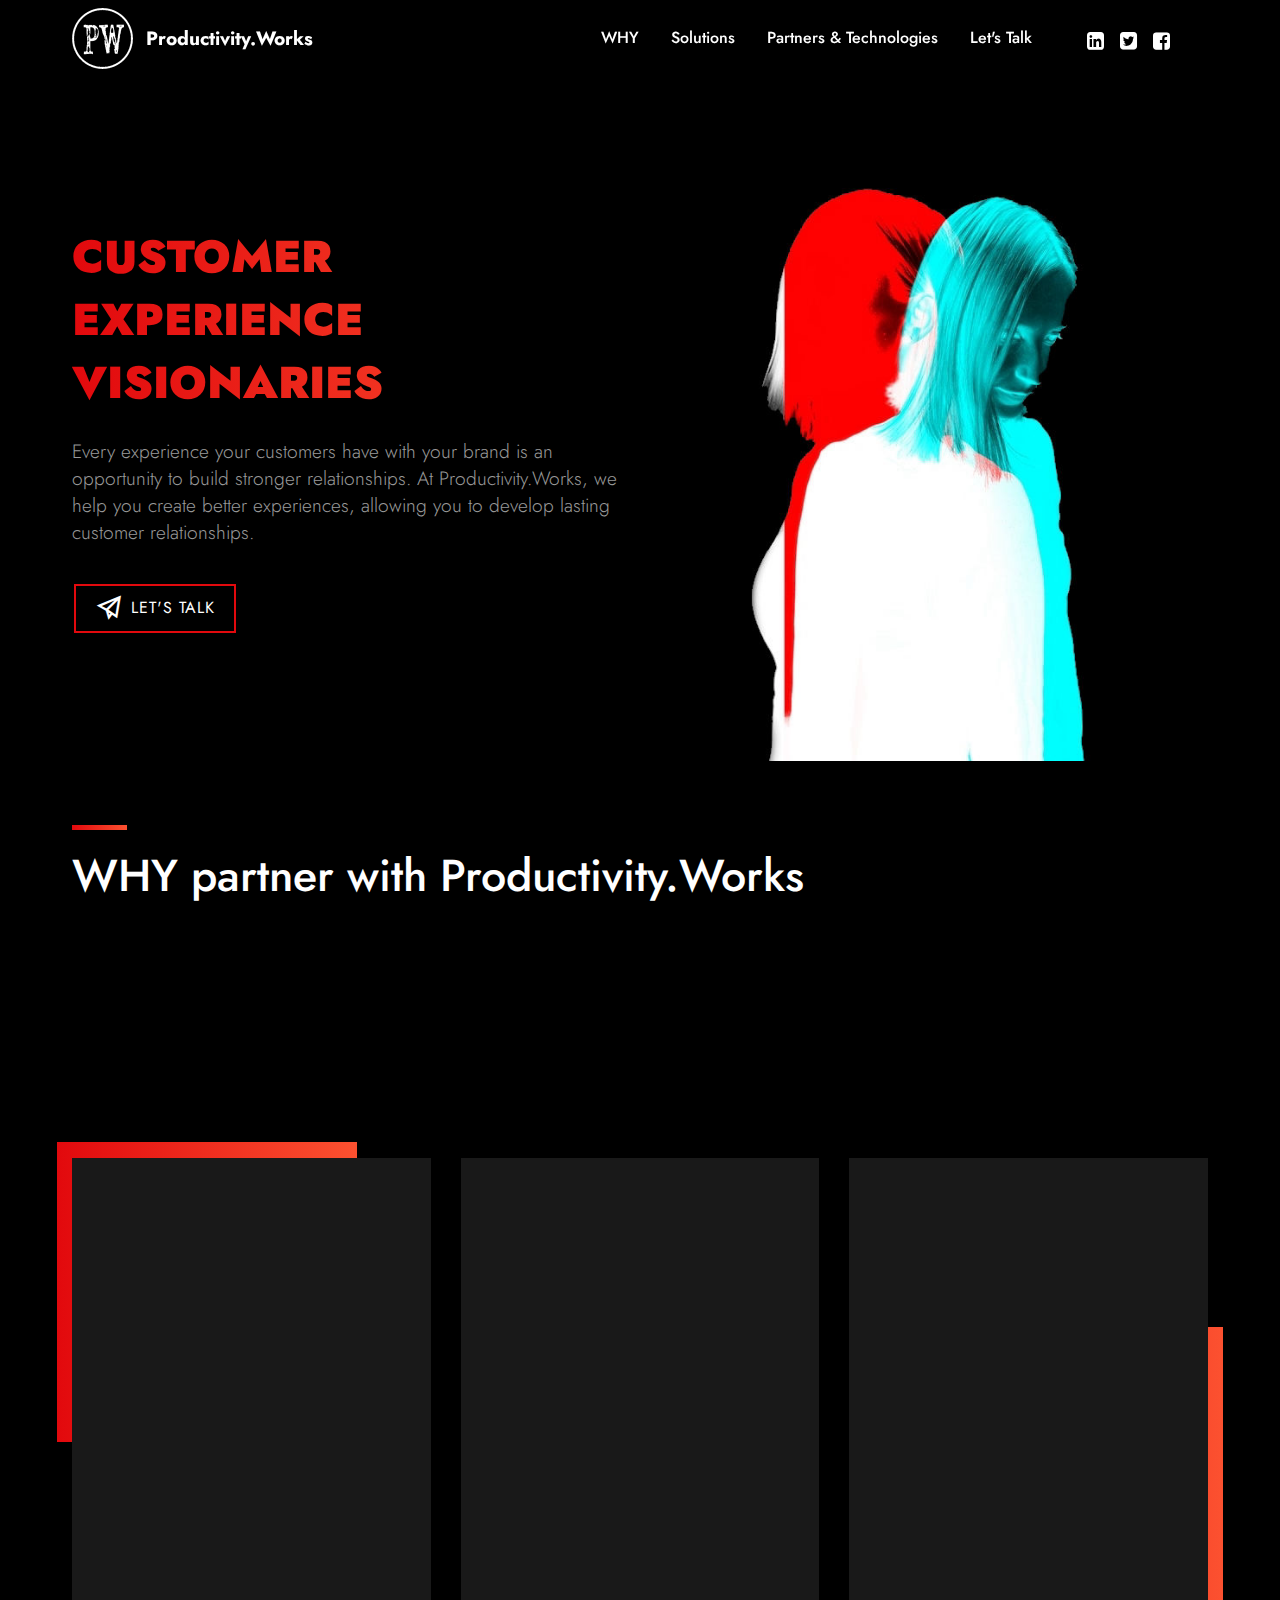
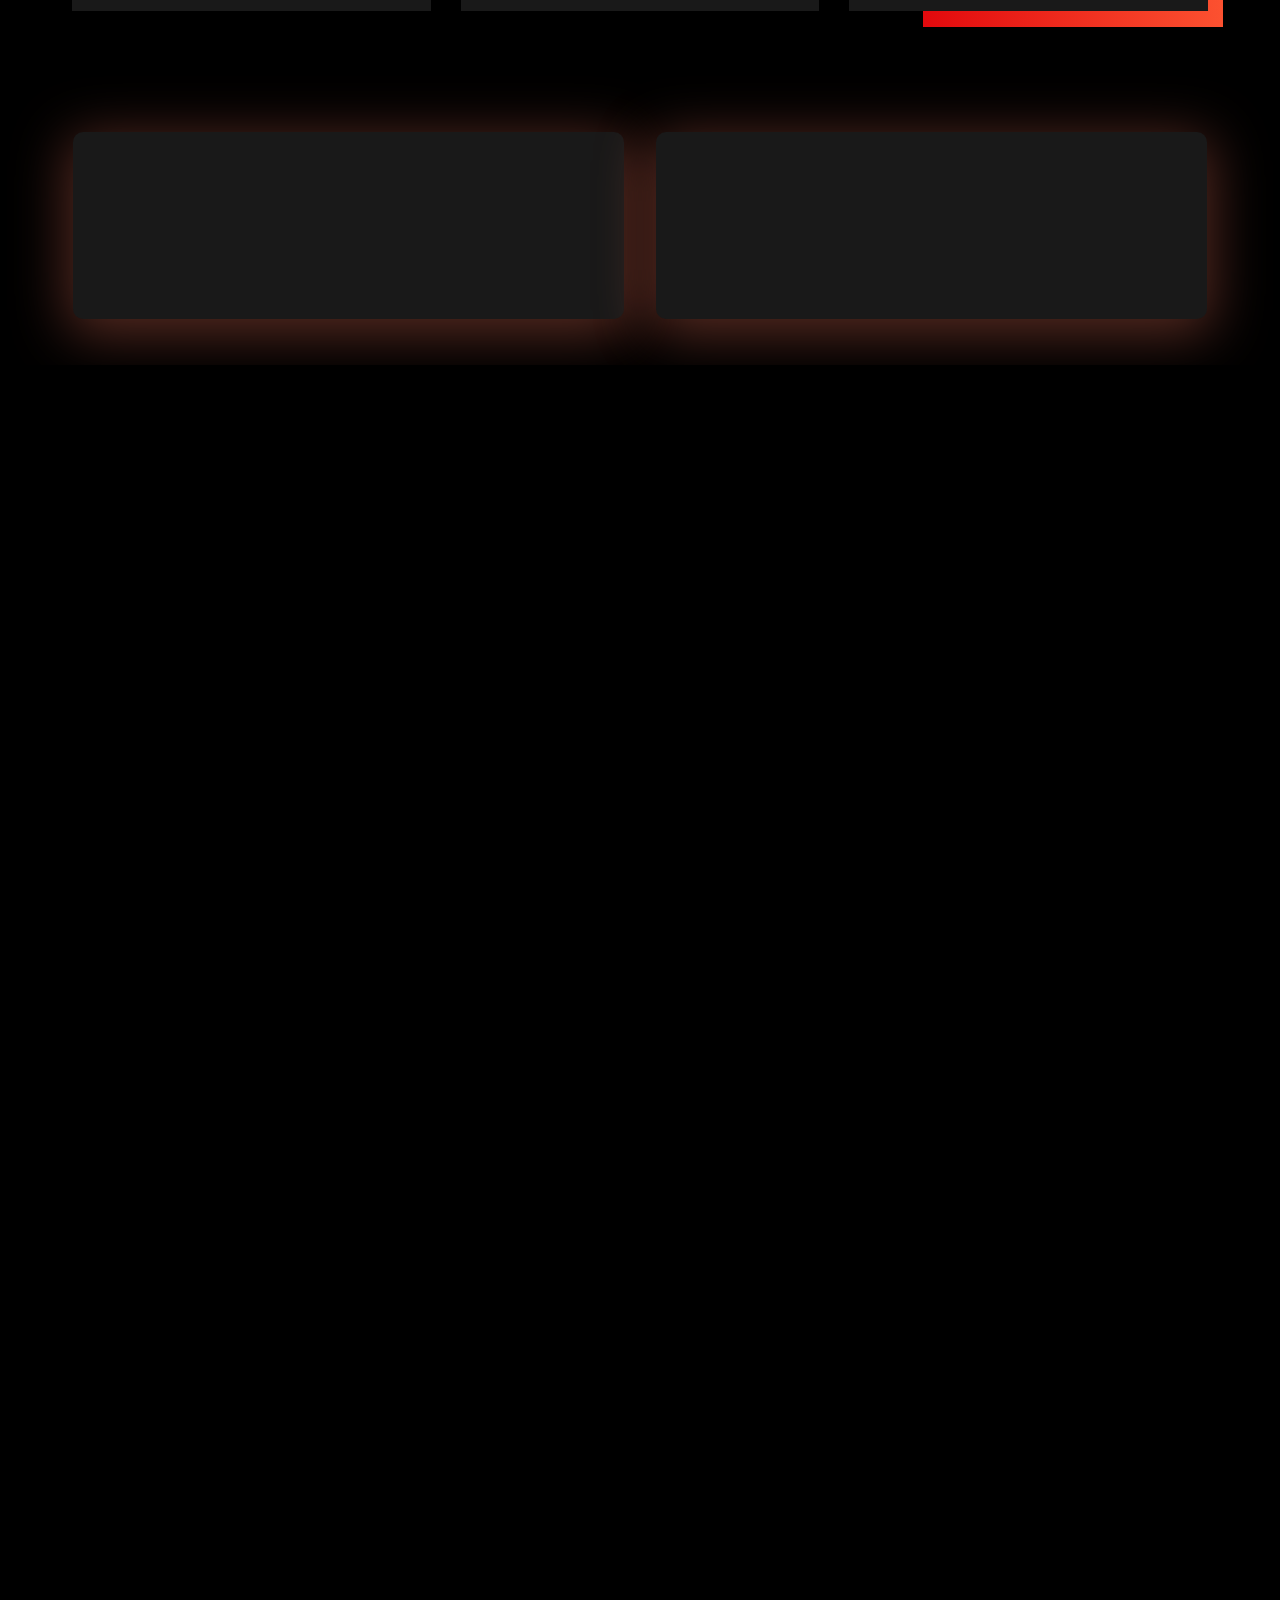
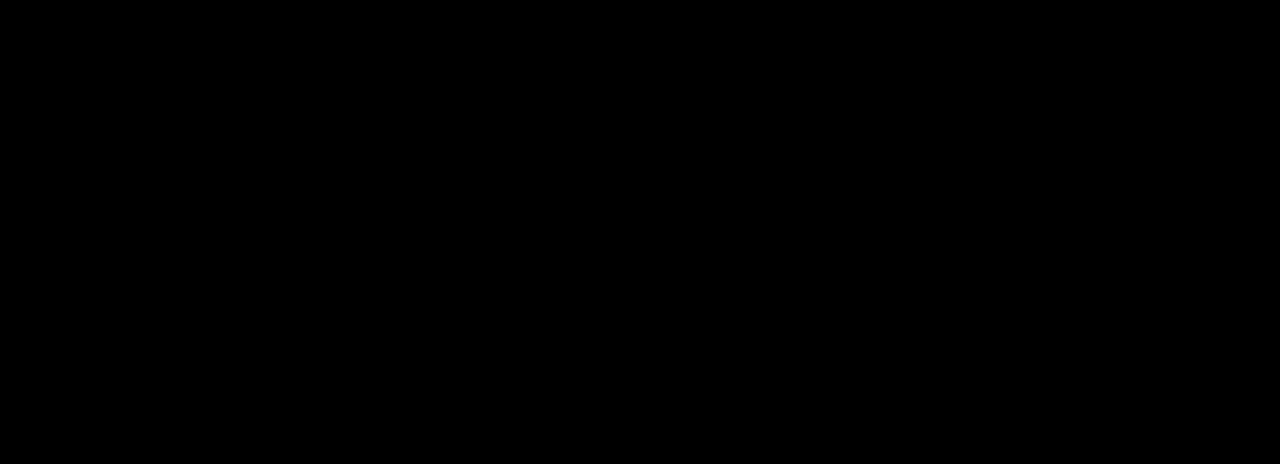
<file: index.html>
<!DOCTYPE html>
<html  >
<head>
  
  <meta charset="UTF-8">
  <meta http-equiv="X-UA-Compatible" content="IE=edge">
  
  <meta name="twitter:card" content="summary_large_image"/>
  <meta name="twitter:image:src" content="">
  <meta property="og:image" content="">
  <meta name="twitter:title" content="Productivity.Works Home">
  <meta name="viewport" content="width=device-width, initial-scale=1, minimum-scale=1">
  <link rel="shortcut icon" href="assets/images/pw-circle-logo-white-transparent-122x122.png" type="image/x-icon">
  <meta name="description" content="Business Applications  Consultants driving success of your end-to-end journey with our pillars of service, support and education.

We resolve to be your helping hand. A genuine, open minded and uninhibited partner. So that together, our shared experiences present novel ideas and insights which unveil opportunities that drive the realization of your goals. Together we evolve into the best version of ourselves.">
  
  
  <title>Productivity.Works Home</title>
  <link rel="stylesheet" href="assets/web/assets/mobirise-icons2/mobirise2.css">
  <link rel="stylesheet" href="assets/web/assets/mobirise-icons/mobirise-icons.css">
  <link rel="stylesheet" href="assets/FontAwesome/css/font-awesome.css">
  <link rel="stylesheet" href="assets/icon54-v3/style.css">
  <link rel="stylesheet" href="assets/iconsMind/style.css">
  <link rel="stylesheet" href="assets/Material-Design-Icons/css/material.css">
  <link rel="stylesheet" href="assets/tether/tether.min.css">
  <link rel="stylesheet" href="assets/bootstrap/css/bootstrap.min.css">
  <link rel="stylesheet" href="assets/bootstrap/css/bootstrap-grid.min.css">
  <link rel="stylesheet" href="assets/bootstrap/css/bootstrap-reboot.min.css">
  <link rel="stylesheet" href="assets/animatecss/animate.min.css">
  <link rel="stylesheet" href="assets/popup-overlay-plugin/style.css">
  <link rel="stylesheet" href="assets/dropdown/css/style.css">
  <link rel="stylesheet" href="assets/formstyler/jquery.formstyler.css">
  <link rel="stylesheet" href="assets/formstyler/jquery.formstyler.theme.css">
  <link rel="stylesheet" href="assets/datepicker/jquery.datetimepicker.min.css">
  <link rel="stylesheet" href="assets/socicon/css/styles.css">
  <link rel="stylesheet" href="assets/theme/css/style.css">
  <link rel="stylesheet" href="assets/recaptcha.css">
  <link rel="preload" href="https://fonts.googleapis.com/css?family=Jost:100,200,300,400,500,600,700,800,900,100i,200i,300i,400i,500i,600i,700i,800i,900i&display=swap" as="style" onload="this.onload=null;this.rel='stylesheet'">
  <noscript><link rel="stylesheet" href="https://fonts.googleapis.com/css?family=Jost:100,200,300,400,500,600,700,800,900,100i,200i,300i,400i,500i,600i,700i,800i,900i&display=swap"></noscript>
  <link rel="preload" as="style" href="assets/mobirise/css/mbr-additional.css"><link rel="stylesheet" href="assets/mobirise/css/mbr-additional.css" type="text/css">
  
  
  
  

</head>
<body>
  
  <section class="menu cid-s1YLZwONfz" once="menu" id="menu1-1">
    
    <nav class="navbar navbar-dropdown navbar-fixed-top navbar-expand-lg">
        <div class="container">
            <div class="navbar-brand">
                <span class="navbar-logo">
                    <a href="index.html">
                        <img src="assets/images/pw-circle-logo-white-transparent-122x122.png" alt="" title="" style="height: 3.8rem;">
                    </a>
                </span>
                <span class="navbar-caption-wrap"><a class="navbar-caption text-white display-7" href="index.html">Productivity.Works</a></span>
            </div>
            <button class="navbar-toggler" type="button" data-toggle="collapse" data-target="#navbarSupportedContent" aria-controls="navbarNavAltMarkup" aria-expanded="false" aria-label="Toggle navigation">
                <div class="hamburger">
                    <span></span>
                    <span></span>
                    <span></span>
                    <span></span>
                </div>
            </button>
            <div class="collapse navbar-collapse" id="navbarSupportedContent">
                <ul class="navbar-nav nav-dropdown nav-right" data-app-modern-menu="true"><li class="nav-item"><a class="nav-link link text-white display-4" href="index.html#WHY">WHY</a>
                    </li><li class="nav-item"><a class="nav-link link text-white text-primary display-4" href="Solutions.html">Solutions</a></li>
                    <li class="nav-item"><a class="nav-link link text-white display-4" href="index.html#Partners">Partners &amp; Technologies</a></li><li class="nav-item"><a class="nav-link link text-white display-4" href="index.html#ContactUs">Let's Talk</a></li></ul>
                <div class="icons-menu">
                    <a href="https://www.linkedin.com/in/productivityworks" target="_blank">
                        <span class="p-2 mbr-iconfont fa-linkedin-square fa"></span>
                    </a>
                    <a href="https://twitter.com/prod_works" target="_blank">
                        <span class="p-2 mbr-iconfont fa-twitter-square fa"></span>
                    </a>
                    <a href="http://www.facebook.com/ProductivityThatWorks" target="_blank">
                        <span class="p-2 mbr-iconfont fa-facebook-square fa"></span>
                    </a>
                    
                    
                    
                </div>
                
            </div>
        </div>
    </nav>
</section>

<section class="header2 cid-s1YLYYtmhw" id="Header">
    
    
    <div class="container align-left">
        <div class="row justify-content-center">
            <div class="mbr-white col-md-12 my-auto md-pb col-lg-6">

                
                <h1 class="mbr-section-title mbr-white pb-3 mbr-fonts-style display-2"><strong>CUSTOMER EXPERIENCE VISIONARIES</strong><strong><br></strong></h1>
                <p class="mbr-text pb-3 mbr-white mbr-light mbr-fonts-style display-7">Every experience your customers have with your brand is an opportunity to build stronger relationships. At Productivity.Works, we help you create better experiences, allowing you to develop lasting customer relationships.<br></p>
                <div class="mbr-section-btn"><a class="btn btn-sm btn-primary-outline display-4" href="index.html#ContactUs"><span class="mobi-mbri mobi-mbri-paper-plane mbr-iconfont mbr-iconfont-btn"></span>LET'S TALK</a></div>

            </div>

            <div class="card col-12 img-col col-md-12 col-lg-6">
                <img src="assets/images/home-splash-640x759.jpg" alt="" title="">

            </div>



        </div>
    </div>
</section>

<section class="contacts1 cid-s7jPUqpvV1" id="WHY">
    
    
    <div class="container">
        <div class="row justify-content-center">
            <div class="col-lg-8 col-md-7 md-pb">
                <div class="title-wrapper align-left">
                    <div class="line"></div>
                    <h3 class="mbr-section-title mbr-white mbr-semibold pb-2 mbr-fonts-style display-2">WHY partner with Productivity.Works</h3>
                    <p class="mbr-text mbr-white mbr-regular mbr-fonts-style display-7">We resolve to be your helping hand. A genuine, open minded and uninhibited partner. So that together, our shared experiences present novel ideas and insights which unveil opportunities that drive the realization of your goals. Together we evolve into the best version of ourselves.<br></p>
                </div>
            </div>
            <div class="col-lg-4 btn-col col-md-5 md-pb">
                
            </div>
        </div>
    </div>
</section>

<section class="mbr-section extContent cid-s7W8hQb7ix" id="ServiceSupportEducation">

    

    <div class="container">
        <div class="row justify-content-center">
            <div class="col-md-10 col-sm-12 text-section">
                <p class="mbr-fonts-style mbr-text align-center display-5">Driving success of your end-to-end journey through our pillars of:<br></p>
                
            </div>
        </div>
    </div>
</section>

<section class="features3 cid-s1YM3FtOOn" id="ServiceSupportEducation">

    

    
    <div class="container mbr-white">
        <div class="row justify-content-center">

            <div class="card md-pb first col-12 col-md-6 col-lg-4">
                <div class="card-wrapper align-center">
                    <div class="card-box align-center">

                        <h4 class="mbr-section-title pb-2 mbr-semibold mbr-fonts-style display-5">Service</h4>
                        <p class="mbr-section-text align-center mbr-regular pb-2 mbr-fonts-style display-7">Our tailored services support businesses of all sizes.<br></p>
                    </div>
                    <div class="img-wrapper">
                        <img src="assets/images/02.jpg" alt="Service" title="">
                    </div>
                </div>
            </div>

            <div class="card md-pb col-12 col-md-6 col-lg-4">
                <div class="card-wrapper align-center">
                    <div class="card-box align-center">

                        <h4 class="mbr-section-title pb-2 mbr-semibold mbr-fonts-style display-5">Support</h4>
                        <p class="mbr-section-text align-center mbr-regular pb-2 mbr-fonts-style display-7">We are passionate about offering awesome, responsive support.<br></p>
                    </div>
                    <div class="img-wrapper">
                        <img src="assets/images/03.jpg" alt="Support" title="">
                    </div>
                </div>
            </div>



            <div class="card last col-12 col-md-6 col-lg-4">
                <div class="card-wrapper align-center">
                    <div class="card-box align-center">

                        <h4 class="mbr-section-title pb-2 mbr-semibold mbr-fonts-style display-5">Education</h4>
                        <p class="mbr-section-text align-center mbr-regular pb-2 mbr-fonts-style display-7">Productivity.Works promotes education to empower users.<br></p>
                    </div>
                    <div class="img-wrapper">
                        <img src="assets/images/the-conference-3248255-1280-590x394.jpeg" alt="Education" title="">
                    </div>
                </div>
            </div>




        </div>
    </div>
</section>

<section class="extFeatures cid-s7uhplfB1E" id="ExploreIndustryAndSolutions">

    

    
    <div class="container">
        <div class="row justify-content-center">
            <div class="col-md-12 col-lg-10">


                
                
            </div>


            <div class="card cardcolor p-3 col-12 col-md-6">
                <div class="card-wrapper">
                    <div class="card-img">
                        <a href="#"><span class="mbr-iconfont ico1 imind-factory-2" style="color: rgb(226, 9, 13); fill: rgb(226, 9, 13);"></span></a>
                    </div>
                    <div class="card-box">
                        <h3 class="card-title align-left mbr-fonts-style display-5">Interested in how our solutions impact your <strong>industry</strong>?</h3>
                        <h4 class="mbr-text align-left mbr-fonts-style display-4">We’ve had the pleasure of working with a wide range of clients active in a number of complex industries. This experience allows us to help you create a truly effective customer experience, regardless of your industry.</h4>
                    </div>
                    <div class="card-img">
                        <a href="industries.html"><span class="mbr-iconfont ico2 mobi-mbri-right mobi-mbri"></span></a>
                    </div>
                </div>
            </div>

            <div class="card cardcolor p-3 col-12 col-md-6">
                <div class="card-wrapper">
                    <div class="card-img">
                        <a href="#"><span class="mbr-iconfont ico1 icon54-v3-love-computer-1" style="color: rgb(226, 9, 13); fill: rgb(226, 9, 13);"></span></a>
                    </div>
                    <div class="card-box">
                        <h3 class="card-title align-left mbr-fonts-style display-5">Curious about how we apply these <strong>solutions</strong>?</h3>
                        <h4 class="mbr-text align-left mbr-fonts-style display-4">Find out how we’re helping organizations redefine their customers’ expectations.</h4>
                    </div>
                    <div class="card-img">
                        <a href="Solutions.html"><span class="mbr-iconfont ico2 mobi-mbri-right mobi-mbri"></span></a>
                    </div>
                </div>
            </div>

            

            

        </div>


    </div>

</section>

<section class="extClients clients cid-s7toPtQmlp" id="Partners">
    

    
<!-- --
    <svg xmlns="http://www.w3.org/2000/svg" xmlns:xlink="http://www.w3.org/1999/xlink" width="1380px" height="810px" viewBox="0 -8.992806499463768e-14 1380 810" preserveAspectRatio="xMidYMid meet"-->
        <rect id="svgEditorBackground" x="0" y="0" width="1380" height="810" style="fill: none; stroke: none;"></rect>
        <defs id="svgEditorDefs">
            <polygon id="svgEditorShapeDefs" style="fill:khaki;stroke:black;vector-effect:non-scaling-stroke;stroke-width:1px;"></polygon>
            <path id="svgEditorClosePathDefs" style="stroke:black;stroke-width:1px;fill:khaki;"></path>
        </defs>
        <path d="M15083.791600683318,645.6720847341486c496.6000000000058,747.7999999999951,1953.3704016668416,1862.6734725832403,2751.999999999978,1967.9999999999955s1884.300000000003,-198.89999999999964,2718.7056474818382,-552.6365690040448s1746.4898225846773,-519.9524548776521,2593.2943525181545,-567.3634309959566s2251,-23.399999999999636,4384,1520.0000000000032s3205.199999999997,1437.2000000000025,4047.9999999999854,1520.0000000000018s3305.000000000029,-270.2999999999993,4640.000000000029,-1152s74.60000000000582,3328.3000000000065,32,3792.0000000000073s-19509.4,4591.000000000004,-21087.999999999993,-128.00000000000182s-1679.5999999999913,-6358.300000000001,-80,-6400Z" style="stroke:black;fill:khaki;stroke-width:0px;" id="e12_areaS3" transform="matrix(0.0650006 -0.00123765 0.00123765 0.0650006 -995.543 317.589)"></path>
        <path d="M12434.469938292996,-979.2324603008726c496.600000000004,747.8000000000001,1953.3704016668398,1862.673472583247,2752.000000000018,1967.9999999999995s1884.2999999999865,-198.90000000000055,2718.7056474818364,-552.6365690040473s1746.4898225846846,-519.9524548776479,2593.2943525181618,-567.3634309959524s2251,-23.400000000001455,4384,1520s3205.199999999997,1437.1999999999962,4048,1519.9999999999955s3304.9999999999927,-270.3000000000011,4640,-1151.9999999999955s74.60000000000582,3328.3,32,3791.9999999999955s-19509.400000000023,4590.999999999997,-21088.000000000015,-127.99999999999818s-1679.5999999999985,-6358.300000000008,-80,-6400.0000000000055Z" style="stroke:black;fill:aqua;stroke-width:0px;" id="e19_areaS3" transform="matrix(0.0647268 0.00608646 -0.00608646 0.0647268 -823.261 331.266)"></path><text dy="-0.5em" style="fill:black;font-family:Arial;font-size:20px;" id="e14_texte" transform="matrix(0.0640454 0 0 0.0640454 -832.187 329.878)">
            <textpath id="e13_textPath" xlink:href="#e12_areaS3">T</textpath>
        </text>
    
--&gt;

    <div class="container mb-5">
        <div class="media-container-row">
            <div class="col-12 align-center">
                <h2 class="mbr-section-title pb-3 mbr-semibold mbr-fonts-style display-2">
                    Our Partners and Technologies</h2>
                
            </div>
        </div>
    </div>

    <div class="container">
        <div class="carousel slide" data-ride="carousel" role="listbox">
            <div class="carousel-inner" data-visible="5">
                
                
                
                
                
            <div class="carousel-item ">
                    <div class="media-container-row">
                        <div class="col-md-12">
                            <div class="wrap-img ">
                                <img src="assets/images/microsoft-150x100.png" class="img-responsive clients-img" alt="" title="">
                            </div>
                        </div>
                    </div>
                </div><div class="carousel-item ">
                    <div class="media-container-row">
                        <div class="col-md-12">
                            <div class="wrap-img ">
                                <img src="assets/images/amazon-218x218.png" class="img-responsive clients-img" alt="" title="">
                            </div>
                        </div>
                    </div>
                </div><div class="carousel-item ">
                    <div class="media-container-row">
                        <div class="col-md-12">
                            <div class="wrap-img ">
                                <img src="assets/images/aws-100x100.png" class="img-responsive clients-img" alt="" title="">
                            </div>
                        </div>
                    </div>
                </div><div class="carousel-item ">
                    <div class="media-container-row">
                        <div class="col-md-12">
                            <div class="wrap-img ">
                                <img src="assets/images/google-281x281.png" class="img-responsive clients-img" alt="" title="">
                            </div>
                        </div>
                    </div>
                </div><div class="carousel-item ">
                    <div class="media-container-row">
                        <div class="col-md-12">
                            <div class="wrap-img ">
                                <img src="assets/images/wordpress-416x416.png" class="img-responsive clients-img" alt="" title="">
                            </div>
                        </div>
                    </div>
                </div></div>
            <div class="carousel-controls">
                <a data-app-prevent-settings="" class="carousel-control carousel-control-prev" role="button" data-slide="prev">
                    <span aria-hidden="true" class="mbri-left mbr-iconfont"></span>
                    <span class="sr-only">Previous</span>
                </a>
                <a data-app-prevent-settings="" class="carousel-control carousel-control-next" role="button" data-slide="next">
                    <span aria-hidden="true" class="mbri-right mbr-iconfont"></span>
                    <span class="sr-only">Next</span>
                </a>
            </div>
        </div>
    </div>
</section>

<section class="extClients clients cid-s7yqtWdN6G" id="Technologies">
    

    
<!-- --
    <svg xmlns="http://www.w3.org/2000/svg" xmlns:xlink="http://www.w3.org/1999/xlink" width="1380px" height="810px" viewBox="0 -8.992806499463768e-14 1380 810" preserveAspectRatio="xMidYMid meet"-->
        <rect id="svgEditorBackground" x="0" y="0" width="1380" height="810" style="fill: none; stroke: none;"></rect>
        <defs id="svgEditorDefs">
            <polygon id="svgEditorShapeDefs" style="fill:khaki;stroke:black;vector-effect:non-scaling-stroke;stroke-width:1px;"></polygon>
            <path id="svgEditorClosePathDefs" style="stroke:black;stroke-width:1px;fill:khaki;"></path>
        </defs>
        <path d="M15083.791600683318,645.6720847341486c496.6000000000058,747.7999999999951,1953.3704016668416,1862.6734725832403,2751.999999999978,1967.9999999999955s1884.300000000003,-198.89999999999964,2718.7056474818382,-552.6365690040448s1746.4898225846773,-519.9524548776521,2593.2943525181545,-567.3634309959566s2251,-23.399999999999636,4384,1520.0000000000032s3205.199999999997,1437.2000000000025,4047.9999999999854,1520.0000000000018s3305.000000000029,-270.2999999999993,4640.000000000029,-1152s74.60000000000582,3328.3000000000065,32,3792.0000000000073s-19509.4,4591.000000000004,-21087.999999999993,-128.00000000000182s-1679.5999999999913,-6358.300000000001,-80,-6400Z" style="stroke:black;fill:khaki;stroke-width:0px;" id="e12_areaS3" transform="matrix(0.0650006 -0.00123765 0.00123765 0.0650006 -995.543 317.589)"></path>
        <path d="M12434.469938292996,-979.2324603008726c496.600000000004,747.8000000000001,1953.3704016668398,1862.673472583247,2752.000000000018,1967.9999999999995s1884.2999999999865,-198.90000000000055,2718.7056474818364,-552.6365690040473s1746.4898225846846,-519.9524548776479,2593.2943525181618,-567.3634309959524s2251,-23.400000000001455,4384,1520s3205.199999999997,1437.1999999999962,4048,1519.9999999999955s3304.9999999999927,-270.3000000000011,4640,-1151.9999999999955s74.60000000000582,3328.3,32,3791.9999999999955s-19509.400000000023,4590.999999999997,-21088.000000000015,-127.99999999999818s-1679.5999999999985,-6358.300000000008,-80,-6400.0000000000055Z" style="stroke:black;fill:aqua;stroke-width:0px;" id="e19_areaS3" transform="matrix(0.0647268 0.00608646 -0.00608646 0.0647268 -823.261 331.266)"></path><text dy="-0.5em" style="fill:black;font-family:Arial;font-size:20px;" id="e14_texte" transform="matrix(0.0640454 0 0 0.0640454 -832.187 329.878)">
            <textpath id="e13_textPath" xlink:href="#e12_areaS3">T</textpath>
        </text>
    
--&gt;

    

    <div class="container">
        <div class="carousel slide" data-ride="carousel" role="listbox">
            <div class="carousel-inner" data-visible="5">
                
                
                
                
                
                
                
                
        <div class="carousel-item ">
                    <div class="media-container-row">
                        <div class="col-md-12">
                            <div class="wrap-img ">
                                <img src="assets/images/powerautomate-165x165.png" class="img-responsive clients-img" alt="" title="">
                            </div>
                        </div>
                    </div>
                </div><div class="carousel-item ">
                    <div class="media-container-row">
                        <div class="col-md-12">
                            <div class="wrap-img ">
                                <img src="assets/images/azure3-250x243.png" class="img-responsive clients-img" alt="" title="">
                            </div>
                        </div>
                    </div>
                </div><div class="carousel-item ">
                    <div class="media-container-row">
                        <div class="col-md-12">
                            <div class="wrap-img ">
                                <img src="assets/images/d365-250x250.png" class="img-responsive clients-img" alt="" title="">
                            </div>
                        </div>
                    </div>
                </div><div class="carousel-item ">
                    <div class="media-container-row">
                        <div class="col-md-12">
                            <div class="wrap-img ">
                                <img src="assets/images/powerapps-3-200x200.png" class="img-responsive clients-img" alt="" title="">
                            </div>
                        </div>
                    </div>
                </div><div class="carousel-item ">
                    <div class="media-container-row">
                        <div class="col-md-12">
                            <div class="wrap-img ">
                                <img src="assets/images/google-cloud-250x250.png" class="img-responsive clients-img" alt="" title="">
                            </div>
                        </div>
                    </div>
                </div><div class="carousel-item ">
                    <div class="media-container-row">
                        <div class="col-md-12">
                            <div class="wrap-img ">
                                <a href="Javelin.html"><img src="assets/images/javelin-logo-gray-1410x1410.png" class="img-responsive clients-img" alt="" title=""></a>
                            </div>
                        </div>
                    </div>
                </div></div>
            <div class="carousel-controls">
                <a data-app-prevent-settings="" class="carousel-control carousel-control-prev" role="button" data-slide="prev">
                    <span aria-hidden="true" class="mbri-left mbr-iconfont"></span>
                    <span class="sr-only">Previous</span>
                </a>
                <a data-app-prevent-settings="" class="carousel-control carousel-control-next" role="button" data-slide="next">
                    <span aria-hidden="true" class="mbri-right mbr-iconfont"></span>
                    <span class="sr-only">Next</span>
                </a>
            </div>
        </div>
    </div>
</section>

<section class="form cid-s7yPu3t6hj" id="ContactUs">
    
    
    <div class="container">
        <div class="row">
            <div class="col-lg-6 col-md-12 mx-auto mbr-form" data-form-type="formoid">
<!--Formbuilder Form-->
<form action="https://mobirise.eu/" method="POST" class="mbr-form form-with-styler" data-form-title="LetsTalk"><input type="hidden" name="email" data-form-email="true" value="P8C4XL2kc8NszUKWBXHmA4nJ2f779qFnVMjVKtzyjvNbtl8lDkAj543KALfsBX7dIwib0c5s2Wv3o4WO1rUn8Uz8R6lc75gWtAC5zEtQp7Yl9usUA2wUMB3Bwl/shTZy.wJMo9Zl5Li9846YooEA2ZPS2M07ZoIz3jIa1VNv8ZpbH1E9QwsQax9zeSZRfCzC8kSUM21gjv+wIW6wPTkGPnWsxKwT/UYOo3DgLzZz3xDYyV246BOJ4R60v7QSvBimV">
<div class="form-row">
<div hidden="hidden" data-form-alert="" class="alert alert-success col-12">Thanks!! We'll be in touch soon.</div>
<div hidden="hidden" data-form-alert-danger="" class="alert alert-danger col-12">Oops...! some problem!</div>
</div>
<div class="dragArea form-row">
<div class="col-lg-12 col-md-12 col-sm-12 form-group">
<div class="form-row">
<div class="col">
<input type="text" name="nameFirst" placeholder="First Name" data-form-field="nameFirst" class="form-control text-multiple" value="" id="nameFirst-ContactUs">
</div>
<div class="col">
<input type="text" name="nameLast" placeholder="Last Name" data-form-field="nameLast" class="form-control text-multiple" value="" id="nameLast-ContactUs">
</div>
</div>
</div>
<div class="col-lg-6 col-md-12 col-sm-12 form-group" data-for="email">
<input type="email" name="email" placeholder="Email" data-form-field="email" required="required" class="form-control display-7" value="" id="email-ContactUs">
</div>
<div data-for="phone" class="col-lg-6 col-md-12 col-sm-12 form-group">
<input type="tel" name="phone" placeholder="Phone" data-form-field="phone" class="form-control display-7" pattern="[0-9]{3}-[0-9]{3}-[0-9]{4}" required="required" value="" id="phone-ContactUs">
</div>
<div data-for="jobtitle" class="col-lg-12 col-md-12 col-sm-12 form-group">
<input type="text" name="jobtitle" placeholder="Job Title" data-form-field="subject" class="form-control display-7" required="required" value="" id="jobtitle-ContactUs">
</div>
<div data-for="Industry" class="col-lg-12 col-md-12 col-sm-12 form-group">
<select name="Industry" data-form-field="Industry" required="required" class="form-control display-7" id="Industry-ContactUs">
<option value="Select Your Industry">Select Your Industry</option>
<option value="Aerospace and Defense">Aerospace and Defense</option>
<option value="Agency">Agency</option>
<option value="Agriculture and Forestry">Agriculture and Forestry</option>
<option value="Automotive">Automotive</option>
<option value="Banks">Banks</option>
<option value="Chemicals">Chemicals</option>
<option value="Civic, Non-Profit and Membership Groups">Civic, Non-Profit and Membership Groups</option>
<option value="Computer Hardware">Computer Hardware</option>
<option value="Computer Software">Computer Software</option>
<option value="Construction and Building Materials">Construction and Building Materials</option>
<option value="Consumer Product Manufacturing">Consumer Product Manufacturing</option>
<option value="Consumer Services">Consumer Services</option>
<option value="Corporate Services">Corporate Services</option>
<option value="Credit Unions">Credit Unions</option>
<option value="Electronics">Electronics</option>
<option value="Energy and Environmental">Energy and Environmental</option>
<option value="Financial Services">Financial Services</option>
<option value="Food and Beverage">Food and Beverage</option>
<option value="Government">Government</option>
<option value="Holding Companies">Holding Companies</option>
<option value="Hospitals and Healthcare">Hospitals and Healthcare</option>
<option value="Industrial Manufacturing and Services">Industrial Manufacturing and Services</option>
<option value="Insurance">Insurance</option>
<option value="Media">Media</option>
<option value="Mining and Metals">Mining and Metals</option>
<option value="Pharmaceuticals and Biotechnology">Pharmaceuticals and Biotechnology</option>
<option value="Real Estate">Real Estate</option>
<option value="Retail">Retail</option>
<option value="Schools and Education">Schools and Education</option>
<option value="Sports, Recreation and Leisure">Sports, Recreation and Leisure</option>
<option value="Telecommunications">Telecommunications</option>
<option value="Transportation">Transportation</option>
</select>
</div>
<div data-for="message" class="col-lg-12 col-md-12 col-sm-12 form-group">
<textarea name="message" placeholder="How can we help you?" data-form-field="message" class="form-control display-7" required="required" id="message-ContactUs"></textarea>
</div>
<div class="col-lg-12 col-md-12 col-sm-12 form-group" data-for="how">
<input type="text" name="how" placeholder="How did your hear about us?" data-form-field="how" class="form-control display-7" value="" id="how-ContactUs">
</div>
<div class="col-auto m-auto mbr-section-btn"><button type="submit" class="btn btn-primary-outline display-7">Let's Talk</button></div>
</div>
</form><!--Formbuilder Form-->
            </div>
            <div class="col-md-12 col-lg-6">
                <div class="media-content">
                    <h1 class="mbr-section-title align-left mbr-bold mbr-black pb-3 mbr-fonts-style display-2">Let's Talk</h1>
                    
                    <h3 class="mbr-section-subtitle mbr-bold align-left mbr-black mbr-light pb-3 mbr-fonts-style display-7"><span style="font-weight: normal;">Let’s talk about how we can exceed expectations in every aspect of your customer experience.</span><div><br></div>
                        <div>
                            <span style="font-weight: normal;">Give us a call or&nbsp;send us a message using the form.</span></div>
                    </h3>
                        <div class="mbr-section-text mbr-black pb-3 ">
                        <p class="mbr-text align-left mbr-fonts-style display-7"><em><strong>Productivity.Works</strong></em><br></p>                        
                        <p class="text2 pt-2 align-left mbr-fonts-style display-7"><a href="tel:+1-714-333-0425" class="text-primary">+1-714-333-0425</a><br><strong>California, USA</strong><a href="tel:+1-248-313-8883"><br></a><br><a href="tel:+1-248-313-8883">+1-248-313-8883</a><br><strong>Michigan, USA</strong><strong><a href="https://goo.gl/maps/VvmmJLhpPG9mysJbA" target="_blank"><br></a></strong>                           </p> 
                    </div>
                </div>
            </div>            
    </div>
    </div>
</section>

<section class="extFooter cid-s7VT5mKN9d" id="Footer">

    

    
       <div class="container text-center">
            <div class="col-md-12 col-sm-12">
              <h1 class="plan-title mbr-section-title mbr-fonts-style display-5">Productivity.Works<br></h1>
            </div>
           
         
           
                <p class="mbr-text pb-3 mbr-white mbr-light mbr-fonts-style display-4">Driving success of your end-to-end journey through our pillars of service, support and education.<br></p>
           
           
           
           
            <div class="social-media col-md-12 col-sm-12">
                <ul>
                    <li>
                      <a class="icon-transition" href="https://www.linkedin.com/in/productivityworks" target="_blank">
                        <span class="mbr-iconfont socicon-linkedin socicon"></span>
                      </a>
                    </li>
                    <li>
                      <a class="icon-transition" href="https://twitter.com/prod_works" target="_blank">
                        <span class="mbr-iconfont socicon-twitter socicon"></span>
                      </a>
                    </li>
                    <li>
                      <a class="icon-transition" href="http://www.facebook.com/ProductivityThatWorks" target="_blank">
                        <span class="mbr-iconfont socicon-facebook socicon"></span>
                      </a>
                    </li>
                    <li>
                      <a class="icon-transition" href="index.html#ContactUs">
                        <span class="mbr-iconfont socicon-mail socicon"></span>
                      </a>
                    </li>
                    <li>
                      <a class="icon-transition" href="tel:+1-248-313-8883">
                        <span class="mbr-iconfont mdi-action-settings-phone" style=""></span>
                      </a>
                    </li>
                 </ul>
            </div>
            <div class="row justify-content-center">
                <ul class="foot-menu">
                    
                    
                    
                    
                    
                <li class="foot-menu-item mbr-fonts-style display-7">CALIFORNIA, USA&nbsp; &nbsp;</li><li class="foot-menu-item mbr-fonts-style display-7">MICHIGAN, USA&nbsp;&nbsp;</li></ul>
            </div>
            <div class="row">
                <p class="footer-text col-md-12 col-sm-12 mbr-fonts-style mbr-text display-4">© Copyright 2020 Productivity.Works - All Rights Reserved</p>
            </div>
       </div>

</section>


<script src="assets/web/assets/jquery/jquery.min.js"></script>
  <script src="assets/popper/popper.min.js"></script>
  <script src="assets/tether/tether.min.js"></script>
  <script src="assets/bootstrap/js/bootstrap.min.js"></script>
  <script src="assets/smoothscroll/smooth-scroll.js"></script>
  <script src="assets/viewportchecker/jquery.viewportchecker.js"></script>
  <script src="assets/dropdown/js/nav-dropdown.js"></script>
  <script src="assets/dropdown/js/navbar-dropdown.js"></script>
  <script src="assets/touchswipe/jquery.touch-swipe.min.js"></script>
  <script src="assets/bootstrapcarouselswipe/bootstrap-carousel-swipe.js"></script>
  <script src="assets/mbr-clients-slider/mbr-clients-slider.js"></script>
  <script src="assets/formstyler/jquery.formstyler.js"></script>
  <script src="assets/formstyler/jquery.formstyler.min.js"></script>
  <script src="assets/datepicker/jquery.datetimepicker.full.js"></script>
  <script src="assets/sociallikes/social-likes.js"></script>
  <script src="assets/theme/js/script.js"></script>
  <script src="assets/formoid.min.js"></script>
  
  
  
 <div id="scrollToTop" class="scrollToTop mbr-arrow-up"><a style="text-align: center;"><i class="mbr-arrow-up-icon mbr-arrow-up-icon-cm cm-icon cm-icon-smallarrow-up"></i></a></div>
    <input name="animation" type="hidden">
  
</body>
</html>
</file>
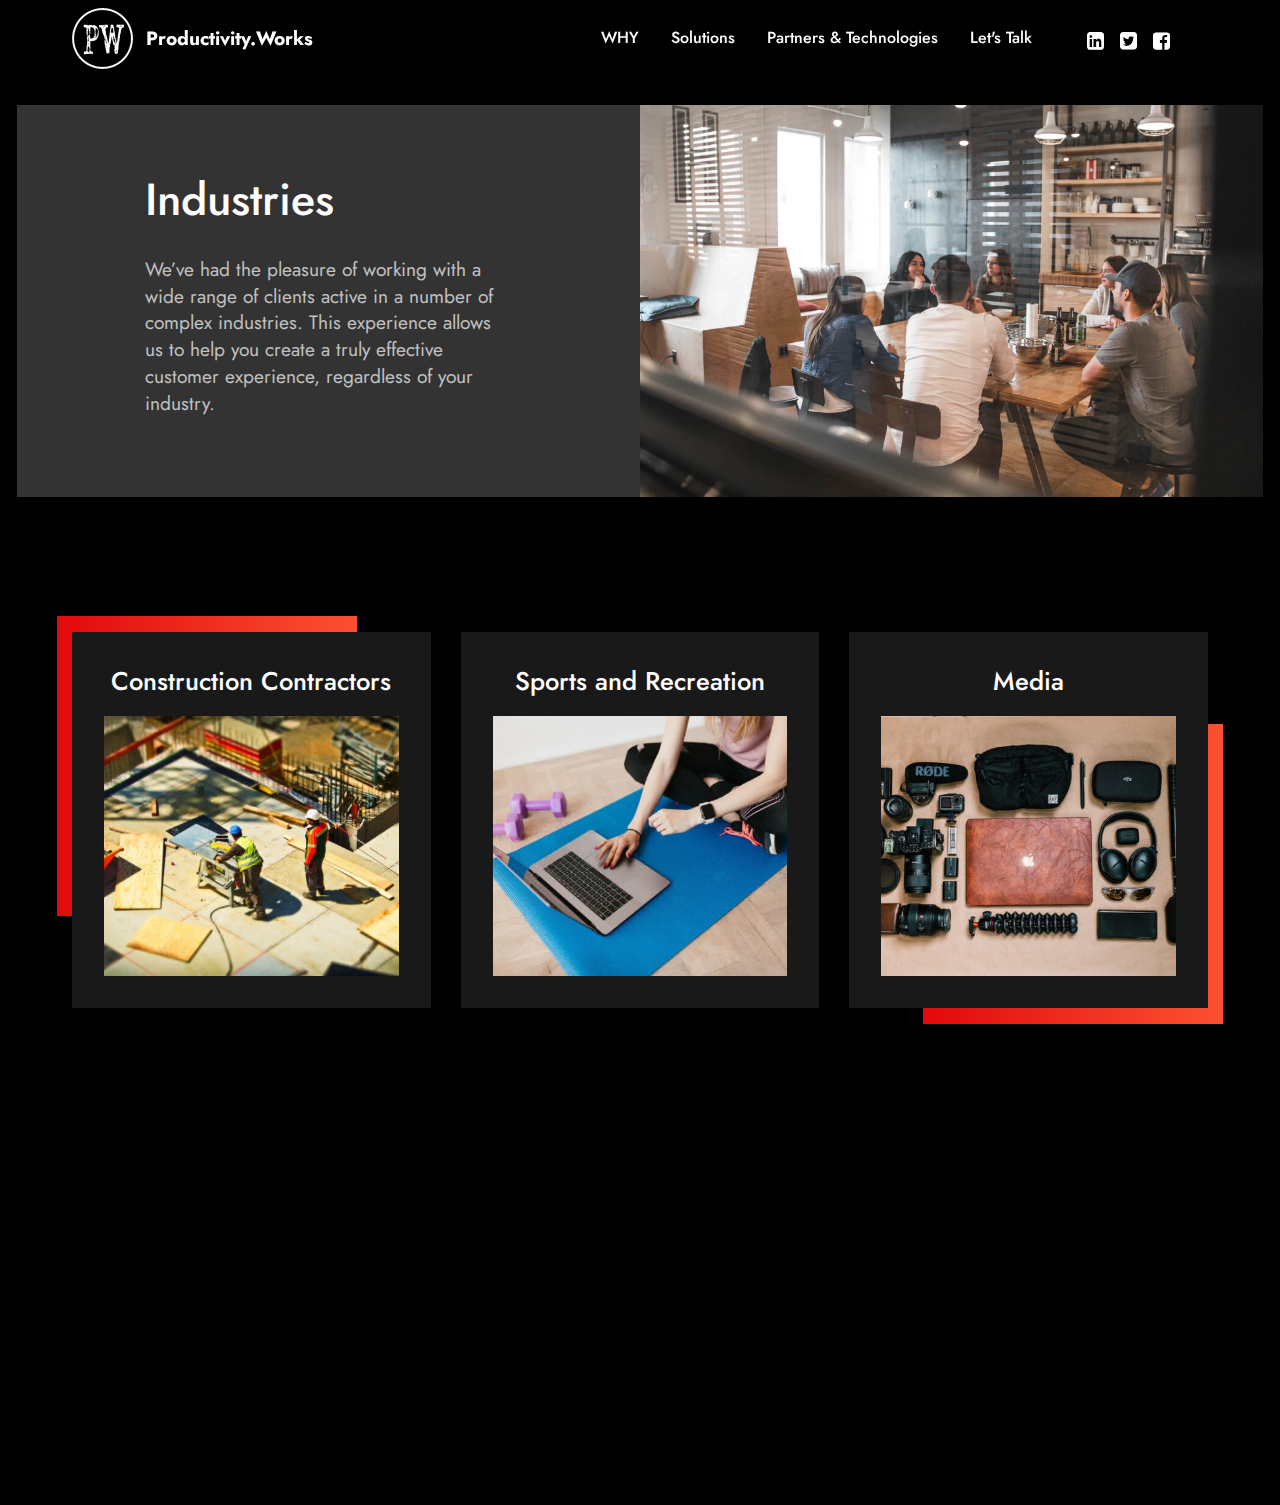
<file: industries.html>
<!DOCTYPE html>
<html  >
<head>
  
  <meta charset="UTF-8">
  <meta http-equiv="X-UA-Compatible" content="IE=edge">
  
  <meta name="twitter:card" content="summary_large_image"/>
  <meta name="twitter:image:src" content="">
  <meta property="og:image" content="">
  <meta name="twitter:title" content="Industries">
  <meta name="viewport" content="width=device-width, initial-scale=1, minimum-scale=1">
  <link rel="shortcut icon" href="assets/images/pw-circle-logo-white-transparent-122x122.png" type="image/x-icon">
  <meta name="description" content="The Industries We Serve">
  
  
  <title>Industries</title>
  <link rel="stylesheet" href="assets/web/assets/mobirise-icons2/mobirise2.css">
  <link rel="stylesheet" href="assets/web/assets/mobirise-icons/mobirise-icons.css">
  <link rel="stylesheet" href="assets/FontAwesome/css/font-awesome.css">
  <link rel="stylesheet" href="assets/Material-Design-Icons/css/material.css">
  <link rel="stylesheet" href="assets/tether/tether.min.css">
  <link rel="stylesheet" href="assets/bootstrap/css/bootstrap.min.css">
  <link rel="stylesheet" href="assets/bootstrap/css/bootstrap-grid.min.css">
  <link rel="stylesheet" href="assets/bootstrap/css/bootstrap-reboot.min.css">
  <link rel="stylesheet" href="assets/animatecss/animate.min.css">
  <link rel="stylesheet" href="assets/popup-overlay-plugin/style.css">
  <link rel="stylesheet" href="assets/dropdown/css/style.css">
  <link rel="stylesheet" href="assets/socicon/css/styles.css">
  <link rel="stylesheet" href="assets/theme/css/style.css">
  <link rel="preload" href="https://fonts.googleapis.com/css?family=Jost:100,200,300,400,500,600,700,800,900,100i,200i,300i,400i,500i,600i,700i,800i,900i&display=swap" as="style" onload="this.onload=null;this.rel='stylesheet'">
  <noscript><link rel="stylesheet" href="https://fonts.googleapis.com/css?family=Jost:100,200,300,400,500,600,700,800,900,100i,200i,300i,400i,500i,600i,700i,800i,900i&display=swap"></noscript>
  <link rel="preload" as="style" href="assets/mobirise/css/mbr-additional.css"><link rel="stylesheet" href="assets/mobirise/css/mbr-additional.css" type="text/css">
  
  
  
  

</head>
<body>
  
  <section class="menu cid-s7SX9t5z6J" once="menu" id="menu1-x">
    
    <nav class="navbar navbar-dropdown navbar-fixed-top navbar-expand-lg">
        <div class="container">
            <div class="navbar-brand">
                <span class="navbar-logo">
                    <a href="index.html">
                        <img src="assets/images/pw-circle-logo-white-transparent-122x122.png" alt="" title="" style="height: 3.8rem;">
                    </a>
                </span>
                <span class="navbar-caption-wrap"><a class="navbar-caption text-white display-7" href="index.html">Productivity.Works</a></span>
            </div>
            <button class="navbar-toggler" type="button" data-toggle="collapse" data-target="#navbarSupportedContent" aria-controls="navbarNavAltMarkup" aria-expanded="false" aria-label="Toggle navigation">
                <div class="hamburger">
                    <span></span>
                    <span></span>
                    <span></span>
                    <span></span>
                </div>
            </button>
            <div class="collapse navbar-collapse" id="navbarSupportedContent">
                <ul class="navbar-nav nav-dropdown nav-right" data-app-modern-menu="true"><li class="nav-item"><a class="nav-link link text-white display-4" href="index.html#WHY">WHY</a>
                    </li><li class="nav-item"><a class="nav-link link text-white text-primary display-4" href="Solutions.html">Solutions</a></li>
                    <li class="nav-item"><a class="nav-link link text-white display-4" href="index.html#Partners">Partners &amp; Technologies</a></li><li class="nav-item"><a class="nav-link link text-white display-4" href="index.html#ContactUs">Let's Talk</a></li></ul>
                <div class="icons-menu">
                    <a href="https://www.linkedin.com/in/productivityworks" target="_blank">
                        <span class="p-2 mbr-iconfont fa-linkedin-square fa"></span>
                    </a>
                    <a href="https://twitter.com/prod_works" target="_blank">
                        <span class="p-2 mbr-iconfont fa-twitter-square fa"></span>
                    </a>
                    <a href="http://www.facebook.com/ProductivityThatWorks" target="_blank">
                        <span class="p-2 mbr-iconfont fa-facebook-square fa"></span>
                    </a>
                    
                    
                    
                </div>
                
            </div>
        </div>
    </nav>
</section>

<section class="extСontent cid-s7W7gkWHLV" id="Industries_Header">
    
    
    <div class="container">
        <div class="row">
            <div class="col-lg-6 title-col m-auto align-left">
                <div class="text-wrap align-left">
                    <h2 class="mbr-section-title pb-4 mbr-semibold mbr-white mbr-fonts-style display-2">Industries</h2>
                    <p class="mbr-text mbr-black mbr-regular mbr-light mbr-fonts-style display-7">We’ve had the pleasure of working with a wide range of clients active in a number of complex industries. This experience allows us to help you create a truly effective customer experience, regardless of your industry. </p>
                </div>
            </div>
            <div class="col-lg-6 img-col">
                <img class="img2" src="assets/images/background3.jpg" alt="" title="">
            </div>

        </div>
    </div>
</section>

<section class="features3 cid-s7T6ZiHD1D" id="Industries">

    

    
    <div class="container mbr-white">
        <div class="row justify-content-center">

            <div class="card md-pb first col-12 col-md-6 col-lg-4">
                <div class="card-wrapper align-center">
                    <div class="card-box align-center">

                        <h4 class="mbr-section-title pb-2 mbr-semibold mbr-fonts-style display-5">Construction Contractors</h4>
                        
                    </div>
                    <div class="img-wrapper">
                        <a href="Javelin.html"><img src="assets/images/pexels-pixabay-159306-590x393.jpg" alt="Javelin" title=""></a>
                    </div>
                </div>
            </div>

            <div class="card md-pb col-12 col-md-6 col-lg-4">
                <div class="card-wrapper align-center">
                    <div class="card-box align-center">

                        <h4 class="mbr-section-title pb-2 mbr-semibold mbr-fonts-style display-5">Sports and Recreation</h4>
                        
                    </div>
                    <div class="img-wrapper">
                        <img src="assets/images/pexels-karolina-grabowska-4498476-590x393.jpg" alt="" title="">
                    </div>
                </div>
            </div>



            <div class="card last col-12 col-md-6 col-lg-4">
                <div class="card-wrapper align-center">
                    <div class="card-box align-center">

                        <h4 class="mbr-section-title pb-2 mbr-semibold mbr-fonts-style display-5">Media</h4>
                        
                    </div>
                    <div class="img-wrapper">
                        <img src="assets/images/pexels-ricardo-esquivel-4011762-590x393.jpg" alt="" title="">
                    </div>
                </div>
            </div>




        </div>
    </div>
</section>

<section class="extFooter cid-s9oPMiIts4" id="Footer">

    

    
       <div class="container text-center">
            <div class="col-md-12 col-sm-12">
              <h1 class="plan-title mbr-section-title mbr-fonts-style display-5">Productivity.Works<br></h1>
            </div>
           
         
           
                <p class="mbr-text pb-3 mbr-white mbr-light mbr-fonts-style display-4">Driving success of your end-to-end journey through our pillars of service, support and education.<br></p>
           
           
           
           
            <div class="social-media col-md-12 col-sm-12">
                <ul>
                    <li>
                      <a class="icon-transition" href="https://www.linkedin.com/in/productivityworks" target="_blank">
                        <span class="mbr-iconfont socicon-linkedin socicon"></span>
                      </a>
                    </li>
                    <li>
                      <a class="icon-transition" href="https://twitter.com/prod_works" target="_blank">
                        <span class="mbr-iconfont socicon-twitter socicon"></span>
                      </a>
                    </li>
                    <li>
                      <a class="icon-transition" href="http://www.facebook.com/ProductivityThatWorks" target="_blank">
                        <span class="mbr-iconfont socicon-facebook socicon"></span>
                      </a>
                    </li>
                    <li>
                      <a class="icon-transition" href="index.html#ContactUs">
                        <span class="mbr-iconfont socicon-mail socicon"></span>
                      </a>
                    </li>
                    <li>
                      <a class="icon-transition" href="tel:+1-248-313-8883">
                        <span class="mbr-iconfont mdi-action-settings-phone" style=""></span>
                      </a>
                    </li>
                 </ul>
            </div>
            <div class="row justify-content-center">
                <ul class="foot-menu">
                    
                    
                    
                    
                    
                <li class="foot-menu-item mbr-fonts-style display-7">CALIFORNIA, USA&nbsp;&nbsp;</li><li class="foot-menu-item mbr-fonts-style display-7">MICHIGAN, USA&nbsp;&nbsp;</li></ul>
            </div>
            <div class="row">
                <p class="footer-text col-md-12 col-sm-12 mbr-fonts-style mbr-text display-4">© Copyright 2020 Productivity.Works - All Rights Reserved</p>
            </div>
       </div>

</section>


<script src="assets/web/assets/jquery/jquery.min.js"></script>
  <script src="assets/popper/popper.min.js"></script>
  <script src="assets/tether/tether.min.js"></script>
  <script src="assets/bootstrap/js/bootstrap.min.js"></script>
  <script src="assets/smoothscroll/smooth-scroll.js"></script>
  <script src="assets/viewportchecker/jquery.viewportchecker.js"></script>
  <script src="assets/dropdown/js/nav-dropdown.js"></script>
  <script src="assets/dropdown/js/navbar-dropdown.js"></script>
  <script src="assets/touchswipe/jquery.touch-swipe.min.js"></script>
  <script src="assets/sociallikes/social-likes.js"></script>
  <script src="assets/theme/js/script.js"></script>
  
  
  
 <div id="scrollToTop" class="scrollToTop mbr-arrow-up"><a style="text-align: center;"><i class="mbr-arrow-up-icon mbr-arrow-up-icon-cm cm-icon cm-icon-smallarrow-up"></i></a></div>
    <input name="animation" type="hidden">
  
</body>
</html>
</file>
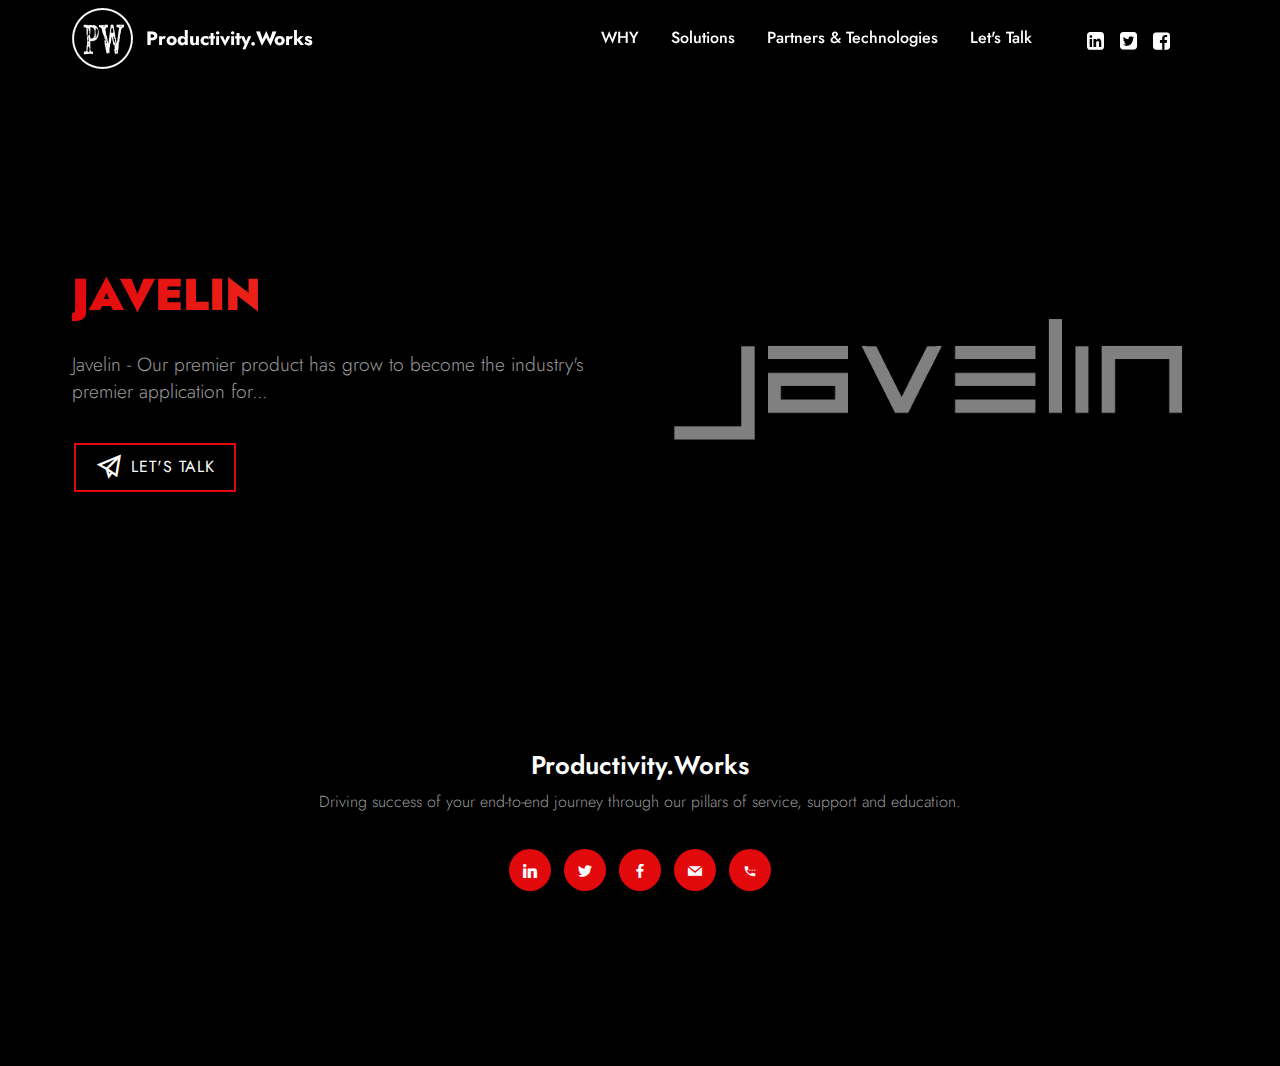
<file: Javelin.html>
<!DOCTYPE html>
<html  >
<head>
  
  <meta charset="UTF-8">
  <meta http-equiv="X-UA-Compatible" content="IE=edge">
  
  <meta name="twitter:card" content="summary_large_image"/>
  <meta name="twitter:image:src" content="">
  <meta property="og:image" content="">
  <meta name="twitter:title" content="Javelin">
  <meta name="viewport" content="width=device-width, initial-scale=1, minimum-scale=1">
  <link rel="shortcut icon" href="assets/images/pw-circle-logo-white-transparent-122x122.png" type="image/x-icon">
  <meta name="description" content="Javelin - Our premier Product has grow to become the industry's premier application for...">
  
  
  <title>Javelin</title>
  <link rel="stylesheet" href="assets/web/assets/mobirise-icons2/mobirise2.css">
  <link rel="stylesheet" href="assets/web/assets/mobirise-icons/mobirise-icons.css">
  <link rel="stylesheet" href="assets/FontAwesome/css/font-awesome.css">
  <link rel="stylesheet" href="assets/Material-Design-Icons/css/material.css">
  <link rel="stylesheet" href="assets/tether/tether.min.css">
  <link rel="stylesheet" href="assets/bootstrap/css/bootstrap.min.css">
  <link rel="stylesheet" href="assets/bootstrap/css/bootstrap-grid.min.css">
  <link rel="stylesheet" href="assets/bootstrap/css/bootstrap-reboot.min.css">
  <link rel="stylesheet" href="assets/animatecss/animate.min.css">
  <link rel="stylesheet" href="assets/popup-overlay-plugin/style.css">
  <link rel="stylesheet" href="assets/dropdown/css/style.css">
  <link rel="stylesheet" href="assets/socicon/css/styles.css">
  <link rel="stylesheet" href="assets/theme/css/style.css">
  <link rel="preload" href="https://fonts.googleapis.com/css?family=Jost:100,200,300,400,500,600,700,800,900,100i,200i,300i,400i,500i,600i,700i,800i,900i&display=swap" as="style" onload="this.onload=null;this.rel='stylesheet'">
  <noscript><link rel="stylesheet" href="https://fonts.googleapis.com/css?family=Jost:100,200,300,400,500,600,700,800,900,100i,200i,300i,400i,500i,600i,700i,800i,900i&display=swap"></noscript>
  <link rel="preload" as="style" href="assets/mobirise/css/mbr-additional.css"><link rel="stylesheet" href="assets/mobirise/css/mbr-additional.css" type="text/css">
  
  
  
  

</head>
<body>
  
  <section class="menu cid-s9oqAbPUEN" once="menu" id="menu1-1m">
    
    <nav class="navbar navbar-dropdown navbar-fixed-top navbar-expand-lg">
        <div class="container">
            <div class="navbar-brand">
                <span class="navbar-logo">
                    <a href="index.html">
                        <img src="assets/images/pw-circle-logo-white-transparent-122x122.png" alt="" title="" style="height: 3.8rem;">
                    </a>
                </span>
                <span class="navbar-caption-wrap"><a class="navbar-caption text-white display-7" href="index.html">Productivity.Works</a></span>
            </div>
            <button class="navbar-toggler" type="button" data-toggle="collapse" data-target="#navbarSupportedContent" aria-controls="navbarNavAltMarkup" aria-expanded="false" aria-label="Toggle navigation">
                <div class="hamburger">
                    <span></span>
                    <span></span>
                    <span></span>
                    <span></span>
                </div>
            </button>
            <div class="collapse navbar-collapse" id="navbarSupportedContent">
                <ul class="navbar-nav nav-dropdown nav-right" data-app-modern-menu="true"><li class="nav-item"><a class="nav-link link text-white display-4" href="index.html#WHY">WHY</a>
                    </li><li class="nav-item"><a class="nav-link link text-white text-primary display-4" href="Solutions.html">Solutions</a></li>
                    <li class="nav-item"><a class="nav-link link text-white display-4" href="index.html#Partners">Partners &amp; Technologies</a></li><li class="nav-item"><a class="nav-link link text-white display-4" href="index.html#ContactUs">Let's Talk</a></li></ul>
                <div class="icons-menu">
                    <a href="https://www.linkedin.com/in/productivityworks" target="_blank">
                        <span class="p-2 mbr-iconfont fa-linkedin-square fa"></span>
                    </a>
                    <a href="https://twitter.com/prod_works" target="_blank">
                        <span class="p-2 mbr-iconfont fa-twitter-square fa"></span>
                    </a>
                    <a href="http://www.facebook.com/ProductivityThatWorks" target="_blank">
                        <span class="p-2 mbr-iconfont fa-facebook-square fa"></span>
                    </a>
                    
                    
                    
                </div>
                
            </div>
        </div>
    </nav>
</section>

<section class="header2 cid-s9oqAcLfcW" id="Javelin_Header">
    
    
    <div class="container align-left">
        <div class="row justify-content-center">
            <div class="mbr-white col-md-12 my-auto md-pb col-lg-6">

                
                <h1 class="mbr-section-title mbr-white pb-3 mbr-fonts-style display-2"><strong>JAVELIN</strong><strong><br></strong></h1>
                <p class="mbr-text pb-3 mbr-white mbr-light mbr-fonts-style display-7">Javelin - Our premier product has grow to become the industry's premier application for...<br></p>
                <div class="mbr-section-btn"><a class="btn btn-sm btn-primary-outline display-4" href="index.html#ContactUs"><span class="mobi-mbri mobi-mbri-paper-plane mbr-iconfont mbr-iconfont-btn"></span>LET'S TALK</a></div>

            </div>

            <div class="card col-12 img-col col-md-12 col-lg-6">
                <img src="assets/images/javelin-logo-gray-1410x1410.png" alt="" title="">

            </div>



        </div>
    </div>
</section>

<section class="extFooter cid-s9oqAkLOBi" id="Footer">

    

    
       <div class="container text-center">
            <div class="col-md-12 col-sm-12">
              <h1 class="plan-title mbr-section-title mbr-fonts-style display-5">Productivity.Works<br></h1>
            </div>
           
         
           
                <p class="mbr-text pb-3 mbr-white mbr-light mbr-fonts-style display-4">Driving success of your end-to-end journey through our pillars of service, support and education.<br></p>
           
           
           
           
            <div class="social-media col-md-12 col-sm-12">
                <ul>
                    <li>
                      <a class="icon-transition" href="https://www.linkedin.com/in/productivityworks" target="_blank">
                        <span class="mbr-iconfont socicon-linkedin socicon"></span>
                      </a>
                    </li>
                    <li>
                      <a class="icon-transition" href="https://twitter.com/prod_works" target="_blank">
                        <span class="mbr-iconfont socicon-twitter socicon"></span>
                      </a>
                    </li>
                    <li>
                      <a class="icon-transition" href="http://www.facebook.com/ProductivityThatWorks" target="_blank">
                        <span class="mbr-iconfont socicon-facebook socicon"></span>
                      </a>
                    </li>
                    <li>
                      <a class="icon-transition" href="index.html#ContactUs">
                        <span class="mbr-iconfont socicon-mail socicon"></span>
                      </a>
                    </li>
                    <li>
                      <a class="icon-transition" href="tel:+1-248-313-8883">
                        <span class="mbr-iconfont mdi-action-settings-phone" style=""></span>
                      </a>
                    </li>
                 </ul>
            </div>
            <div class="row justify-content-center">
                <ul class="foot-menu">
                    
                    
                    
                    
                    
                <li class="foot-menu-item mbr-fonts-style display-7">CALIFORNIA, USA&nbsp;&nbsp;</li><li class="foot-menu-item mbr-fonts-style display-7">MICHIGAN, USA&nbsp;&nbsp;</li></ul>
            </div>
            <div class="row">
                <p class="footer-text col-md-12 col-sm-12 mbr-fonts-style mbr-text display-4">© Copyright 2020 Productivity.Works - All Rights Reserved</p>
            </div>
       </div>

</section>


<script src="assets/web/assets/jquery/jquery.min.js"></script>
  <script src="assets/popper/popper.min.js"></script>
  <script src="assets/tether/tether.min.js"></script>
  <script src="assets/bootstrap/js/bootstrap.min.js"></script>
  <script src="assets/smoothscroll/smooth-scroll.js"></script>
  <script src="assets/viewportchecker/jquery.viewportchecker.js"></script>
  <script src="assets/dropdown/js/nav-dropdown.js"></script>
  <script src="assets/dropdown/js/navbar-dropdown.js"></script>
  <script src="assets/touchswipe/jquery.touch-swipe.min.js"></script>
  <script src="assets/sociallikes/social-likes.js"></script>
  <script src="assets/theme/js/script.js"></script>
  
  
  
 <div id="scrollToTop" class="scrollToTop mbr-arrow-up"><a style="text-align: center;"><i class="mbr-arrow-up-icon mbr-arrow-up-icon-cm cm-icon cm-icon-smallarrow-up"></i></a></div>
    <input name="animation" type="hidden">
  
</body>
</html>
</file>
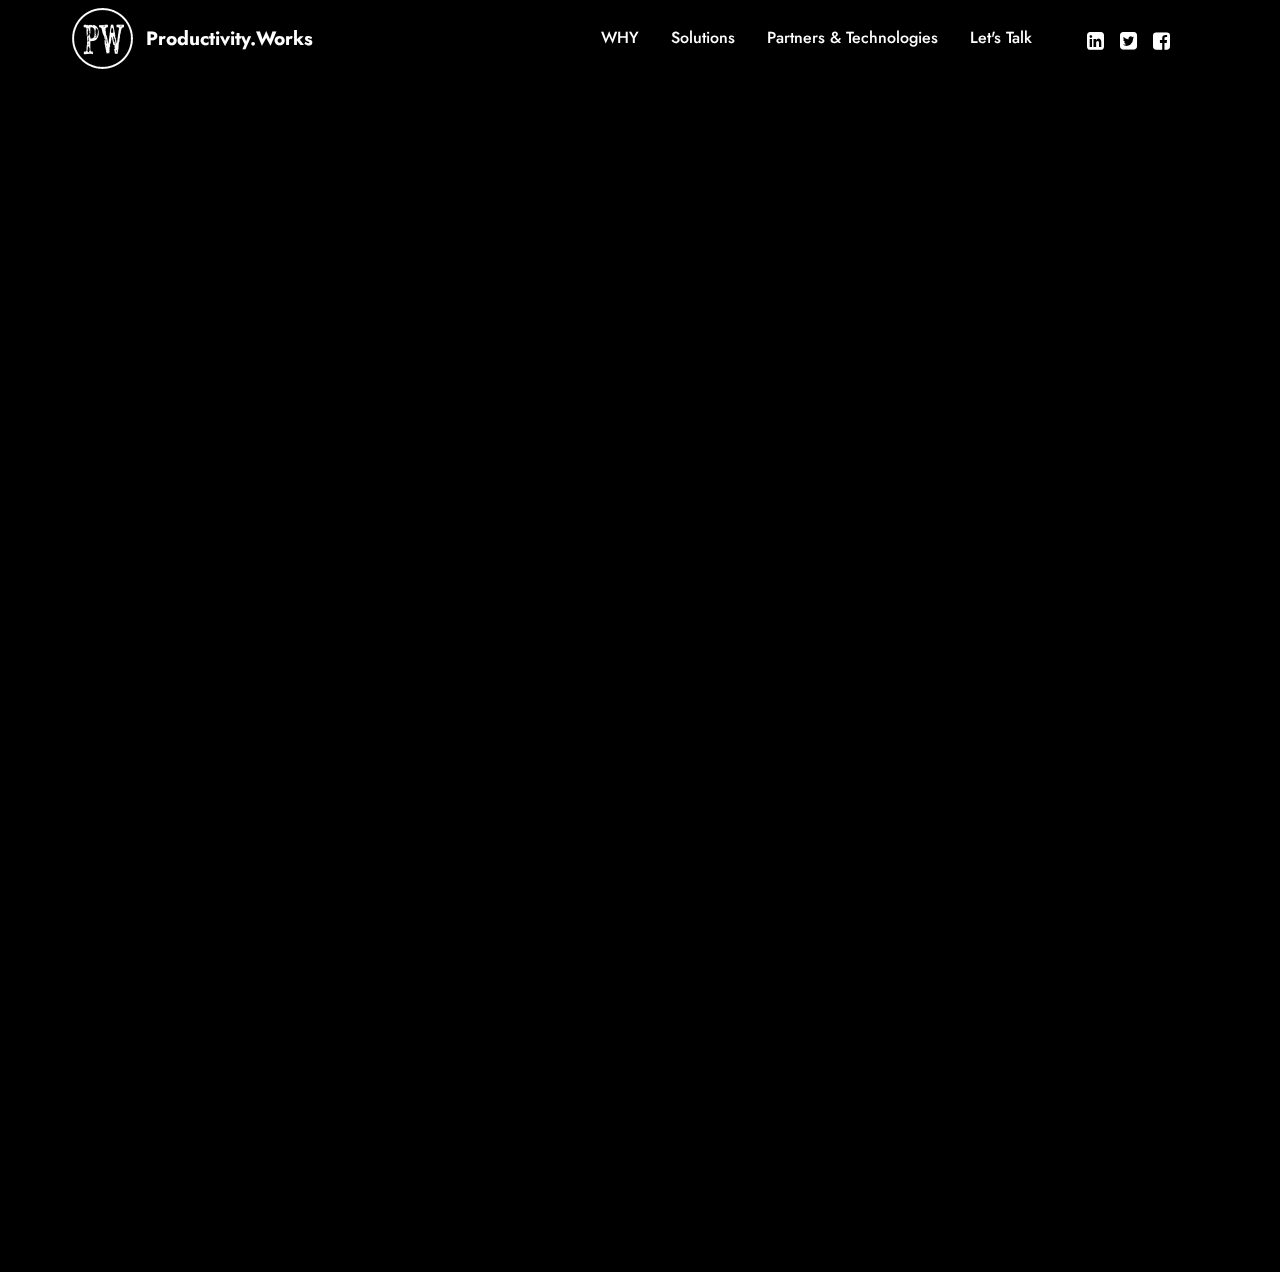
<file: productcatalog.html>
<!DOCTYPE html>
<html  >
<head>
  
  <meta charset="UTF-8">
  <meta http-equiv="X-UA-Compatible" content="IE=edge">
  
  <meta name="twitter:card" content="summary_large_image"/>
  <meta name="twitter:image:src" content="">
  <meta property="og:image" content="">
  <meta name="twitter:title" content="Product Catalog">
  <meta name="viewport" content="width=device-width, initial-scale=1, minimum-scale=1">
  <link rel="shortcut icon" href="assets/images/pw-circle-logo-white-transparent-122x122.png" type="image/x-icon">
  <meta name="description" content="product catalog">
  
  
  <title>Product Catalog</title>
  <link rel="stylesheet" href="assets/web/assets/mobirise-icons2/mobirise2.css">
  <link rel="stylesheet" href="assets/web/assets/mobirise-icons/mobirise-icons.css">
  <link rel="stylesheet" href="assets/FontAwesome/css/font-awesome.css">
  <link rel="stylesheet" href="assets/Material-Design-Icons/css/material.css">
  <link rel="stylesheet" href="assets/tether/tether.min.css">
  <link rel="stylesheet" href="assets/bootstrap/css/bootstrap.min.css">
  <link rel="stylesheet" href="assets/bootstrap/css/bootstrap-grid.min.css">
  <link rel="stylesheet" href="assets/bootstrap/css/bootstrap-reboot.min.css">
  <link rel="stylesheet" href="assets/animatecss/animate.min.css">
  <link rel="stylesheet" href="assets/popup-overlay-plugin/style.css">
  <link rel="stylesheet" href="assets/dropdown/css/style.css">
  <link rel="stylesheet" href="assets/socicon/css/styles.css">
  <link rel="stylesheet" href="assets/theme/css/style.css">
  <link rel="preload" href="https://fonts.googleapis.com/css?family=Jost:100,200,300,400,500,600,700,800,900,100i,200i,300i,400i,500i,600i,700i,800i,900i&display=swap" as="style" onload="this.onload=null;this.rel='stylesheet'">
  <noscript><link rel="stylesheet" href="https://fonts.googleapis.com/css?family=Jost:100,200,300,400,500,600,700,800,900,100i,200i,300i,400i,500i,600i,700i,800i,900i&display=swap"></noscript>
  <link rel="preload" as="style" href="assets/mobirise/css/mbr-additional.css"><link rel="stylesheet" href="assets/mobirise/css/mbr-additional.css" type="text/css">
  
  
  
  

</head>
<body>
  
  <section class="menu cid-tiduKCmJPa" once="menu" id="menu1-2a">
    
    <nav class="navbar navbar-dropdown navbar-fixed-top navbar-expand-lg">
        <div class="container">
            <div class="navbar-brand">
                <span class="navbar-logo">
                    <a href="index.html">
                        <img src="assets/images/pw-circle-logo-white-transparent-122x122.png" alt="" title="" style="height: 3.8rem;">
                    </a>
                </span>
                <span class="navbar-caption-wrap"><a class="navbar-caption text-white display-7" href="index.html">Productivity.Works</a></span>
            </div>
            <button class="navbar-toggler" type="button" data-toggle="collapse" data-target="#navbarSupportedContent" aria-controls="navbarNavAltMarkup" aria-expanded="false" aria-label="Toggle navigation">
                <div class="hamburger">
                    <span></span>
                    <span></span>
                    <span></span>
                    <span></span>
                </div>
            </button>
            <div class="collapse navbar-collapse" id="navbarSupportedContent">
                <ul class="navbar-nav nav-dropdown nav-right" data-app-modern-menu="true"><li class="nav-item"><a class="nav-link link text-white display-4" href="index.html#WHY">WHY</a>
                    </li><li class="nav-item"><a class="nav-link link text-white text-primary display-4" href="Solutions.html">Solutions</a></li>
                    <li class="nav-item"><a class="nav-link link text-white display-4" href="index.html#Partners">Partners &amp; Technologies</a></li><li class="nav-item"><a class="nav-link link text-white display-4" href="index.html#ContactUs">Let's Talk</a></li></ul>
                <div class="icons-menu">
                    <a href="https://www.linkedin.com/in/productivityworks" target="_blank">
                        <span class="p-2 mbr-iconfont fa-linkedin-square fa"></span>
                    </a>
                    <a href="https://twitter.com/prod_works" target="_blank">
                        <span class="p-2 mbr-iconfont fa-twitter-square fa"></span>
                    </a>
                    <a href="http://www.facebook.com/ProductivityThatWorks" target="_blank">
                        <span class="p-2 mbr-iconfont fa-facebook-square fa"></span>
                    </a>
                    
                    
                    
                </div>
                
            </div>
        </div>
    </nav>
</section>

<section class="content5 cid-eBZHnSjpHF" id="design-block-eBZHnSjpHF">
    
    <div class="container-fluid">
        <div class="row justify-content-center">
            <div class="col-md-12 col-lg-11 frame">
                
                <iframe allow="camera; microphone; fullscreen; autoplay" style="height: 100%; width: 100%; border: 0px;" src="https://productivity-works.myhelcimstore.com/home/"></iframe>
            </div>
        </div>
    </div>
</section>

<section class="extFooter cid-tiduKDNrWH" id="extFooter8-2d">

    

    
       <div class="container text-center">
            <div class="col-md-12 col-sm-12">
              <h1 class="plan-title mbr-section-title mbr-fonts-style display-5">Productivity.Works<br></h1>
            </div>
           
         
           
                <p class="mbr-text pb-3 mbr-white mbr-light mbr-fonts-style display-4">Driving success of your end-to-end journey through our pillars of service, support and education.<br></p>
           
           
           
           
            <div class="social-media col-md-12 col-sm-12">
                <ul>
                    <li>
                      <a class="icon-transition" href="https://www.linkedin.com/in/productivityworks" target="_blank">
                        <span class="mbr-iconfont socicon-linkedin socicon"></span>
                      </a>
                    </li>
                    <li>
                      <a class="icon-transition" href="https://twitter.com/prod_works" target="_blank">
                        <span class="mbr-iconfont socicon-twitter socicon"></span>
                      </a>
                    </li>
                    <li>
                      <a class="icon-transition" href="http://www.facebook.com/ProductivityThatWorks" target="_blank">
                        <span class="mbr-iconfont socicon-facebook socicon"></span>
                      </a>
                    </li>
                    <li>
                      <a class="icon-transition" href="index.html#ContactUs">
                        <span class="mbr-iconfont socicon-mail socicon"></span>
                      </a>
                    </li>
                    <li>
                      <a class="icon-transition" href="tel:+1-248-313-8883">
                        <span class="mbr-iconfont mdi-action-settings-phone" style=""></span>
                      </a>
                    </li>
                 </ul>
            </div>
            <div class="row justify-content-center">
                <ul class="foot-menu">
                    
                    
                    
                    
                    
                <li class="foot-menu-item mbr-fonts-style display-7"><a href="https://goo.gl/maps/MQThSbUXhRMkJDPk8" class="text-warning" target="_blank">CALIFORNIA, USA</a>&nbsp;&nbsp;</li><li class="foot-menu-item mbr-fonts-style display-7"><a href="https://goo.gl/maps/tP8UF7mW9sK6Husx9" class="text-warning" target="_blank">MICHIGAN, USA</a>&nbsp;&nbsp;</li></ul>
            </div>
            <div class="row">
                <p class="footer-text col-md-12 col-sm-12 mbr-fonts-style mbr-text display-4">© Copyright 2020 Productivity.Works - All Rights Reserved</p>
            </div>
       </div>

</section>


<script src="assets/web/assets/jquery/jquery.min.js"></script>
  <script src="assets/popper/popper.min.js"></script>
  <script src="assets/tether/tether.min.js"></script>
  <script src="assets/bootstrap/js/bootstrap.min.js"></script>
  <script src="assets/smoothscroll/smooth-scroll.js"></script>
  <script src="assets/viewportchecker/jquery.viewportchecker.js"></script>
  <script src="assets/dropdown/js/nav-dropdown.js"></script>
  <script src="assets/dropdown/js/navbar-dropdown.js"></script>
  <script src="assets/touchswipe/jquery.touch-swipe.min.js"></script>
  <script src="assets/sociallikes/social-likes.js"></script>
  <script src="assets/theme/js/script.js"></script>
  
  
  
 <div id="scrollToTop" class="scrollToTop mbr-arrow-up"><a style="text-align: center;"><i class="mbr-arrow-up-icon mbr-arrow-up-icon-cm cm-icon cm-icon-smallarrow-up"></i></a></div>
    <input name="animation" type="hidden">
  
</body>
</html>
</file>
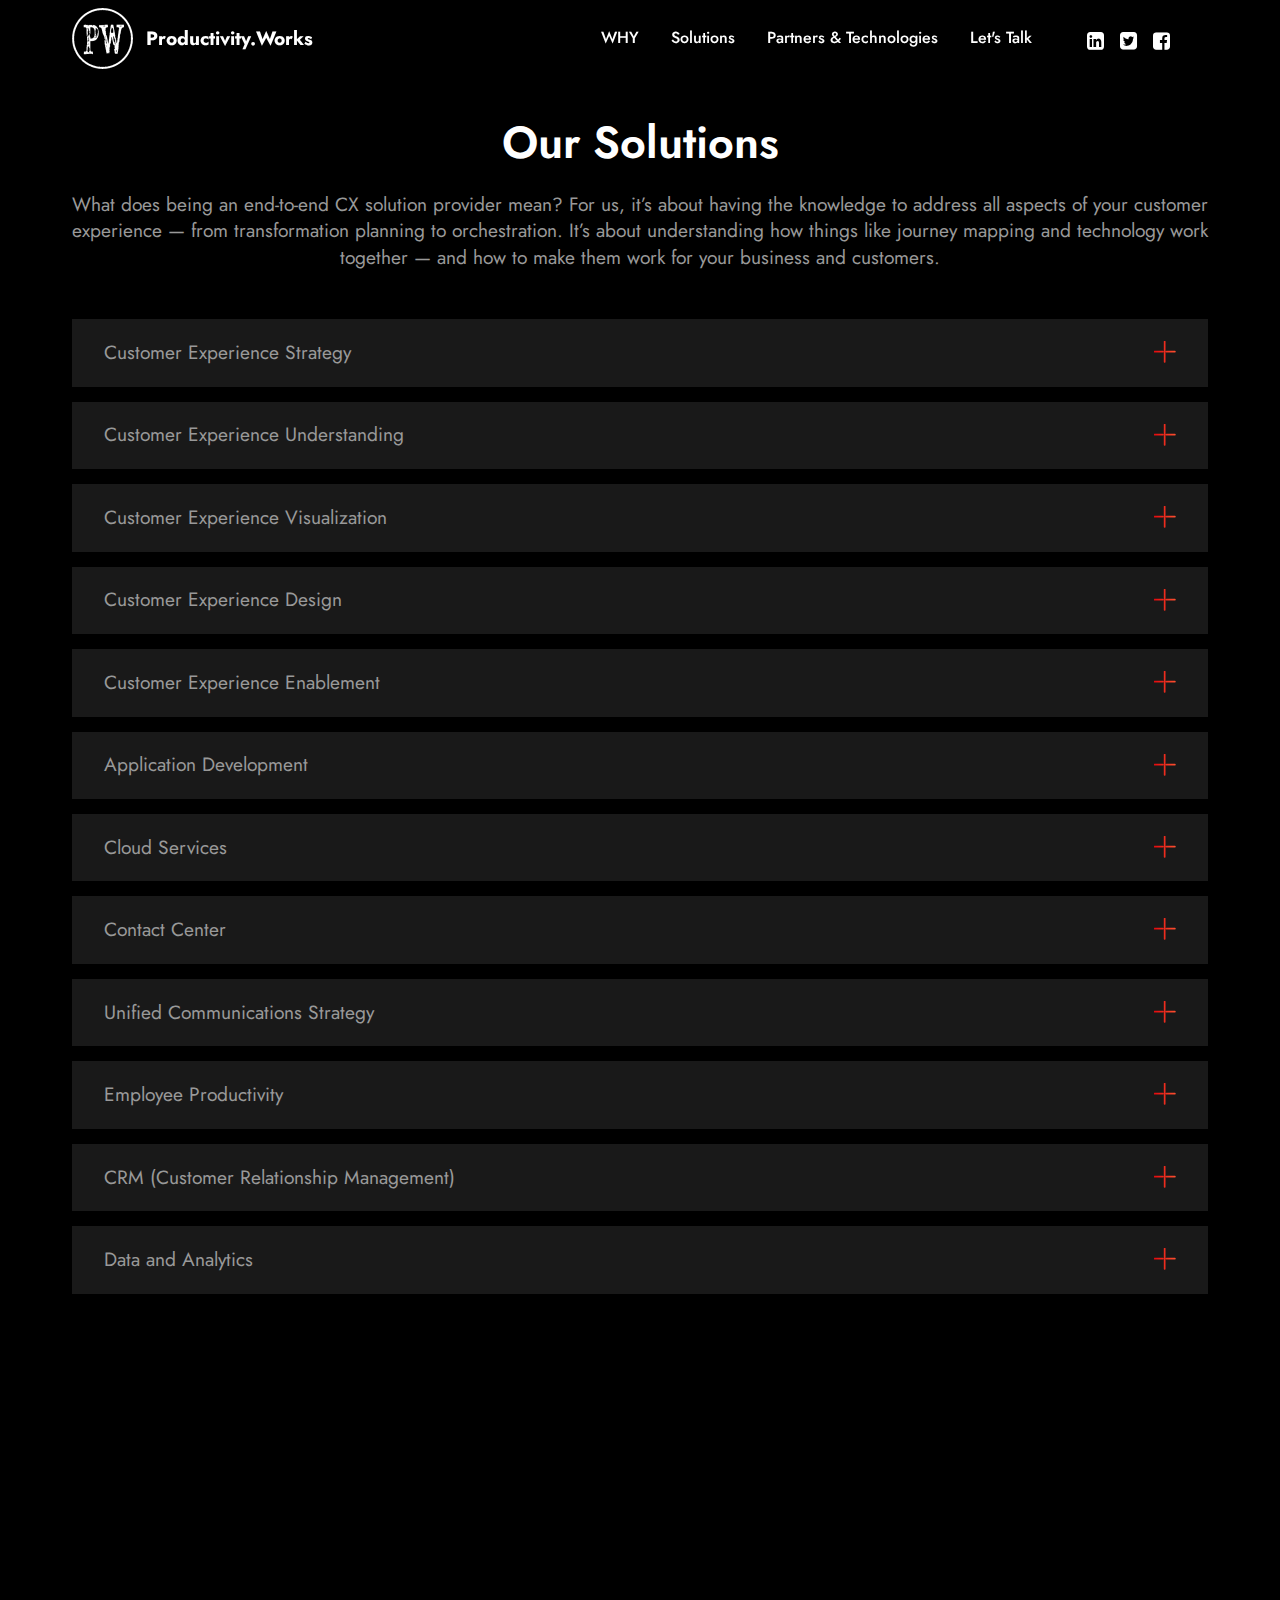
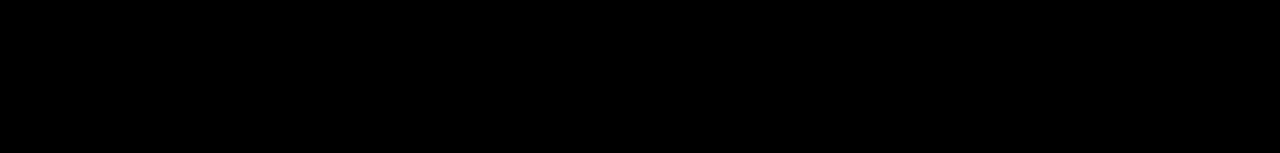
<file: Solutions.html>
<!DOCTYPE html>
<html  >
<head>
  
  <meta charset="UTF-8">
  <meta http-equiv="X-UA-Compatible" content="IE=edge">
  
  <meta name="twitter:card" content="summary_large_image"/>
  <meta name="twitter:image:src" content="">
  <meta property="og:image" content="">
  <meta name="twitter:title" content="Solutions">
  <meta name="viewport" content="width=device-width, initial-scale=1, minimum-scale=1">
  <link rel="shortcut icon" href="assets/images/pw-circle-logo-white-transparent-122x122.png" type="image/x-icon">
  <meta name="description" content="Business Applications  Consultants driving success of your end-to-end journey with our pillars of service, support and education.

We resolve to be your helping hand. A genuine, open minded and uninhibited partner. So that together, our shared experiences present novel ideas and insights which unveil opportunities that drive the realization of your goals. Together we evolve into the best version of ourselves.">
  
  
  <title>Solutions</title>
  <link rel="stylesheet" href="assets/web/assets/mobirise-icons2/mobirise2.css">
  <link rel="stylesheet" href="assets/web/assets/mobirise-icons/mobirise-icons.css">
  <link rel="stylesheet" href="assets/FontAwesome/css/font-awesome.css">
  <link rel="stylesheet" href="assets/Material-Design-Icons/css/material.css">
  <link rel="stylesheet" href="assets/tether/tether.min.css">
  <link rel="stylesheet" href="assets/bootstrap/css/bootstrap.min.css">
  <link rel="stylesheet" href="assets/bootstrap/css/bootstrap-grid.min.css">
  <link rel="stylesheet" href="assets/bootstrap/css/bootstrap-reboot.min.css">
  <link rel="stylesheet" href="assets/animatecss/animate.min.css">
  <link rel="stylesheet" href="assets/popup-overlay-plugin/style.css">
  <link rel="stylesheet" href="assets/dropdown/css/style.css">
  <link rel="stylesheet" href="assets/socicon/css/styles.css">
  <link rel="stylesheet" href="assets/theme/css/style.css">
  <link rel="preload" href="https://fonts.googleapis.com/css?family=Jost:100,200,300,400,500,600,700,800,900,100i,200i,300i,400i,500i,600i,700i,800i,900i&display=swap" as="style" onload="this.onload=null;this.rel='stylesheet'">
  <noscript><link rel="stylesheet" href="https://fonts.googleapis.com/css?family=Jost:100,200,300,400,500,600,700,800,900,100i,200i,300i,400i,500i,600i,700i,800i,900i&display=swap"></noscript>
  <link rel="preload" as="style" href="assets/mobirise/css/mbr-additional.css"><link rel="stylesheet" href="assets/mobirise/css/mbr-additional.css" type="text/css">
  
  
  
  

</head>
<body>
  
  <section class="menu cid-sfoAa2WZuu" once="menu" id="menu1-1y">
    
    <nav class="navbar navbar-dropdown navbar-fixed-top navbar-expand-lg">
        <div class="container">
            <div class="navbar-brand">
                <span class="navbar-logo">
                    <a href="index.html">
                        <img src="assets/images/pw-circle-logo-white-transparent-122x122.png" alt="" title="" style="height: 3.8rem;">
                    </a>
                </span>
                <span class="navbar-caption-wrap"><a class="navbar-caption text-white display-7" href="index.html">Productivity.Works</a></span>
            </div>
            <button class="navbar-toggler" type="button" data-toggle="collapse" data-target="#navbarSupportedContent" aria-controls="navbarNavAltMarkup" aria-expanded="false" aria-label="Toggle navigation">
                <div class="hamburger">
                    <span></span>
                    <span></span>
                    <span></span>
                    <span></span>
                </div>
            </button>
            <div class="collapse navbar-collapse" id="navbarSupportedContent">
                <ul class="navbar-nav nav-dropdown nav-right" data-app-modern-menu="true"><li class="nav-item"><a class="nav-link link text-white display-4" href="index.html#WHY">WHY</a>
                    </li><li class="nav-item"><a class="nav-link link text-white text-primary display-4" href="Solutions.html">Solutions</a></li>
                    <li class="nav-item"><a class="nav-link link text-white display-4" href="index.html#Partners">Partners &amp; Technologies</a></li><li class="nav-item"><a class="nav-link link text-white display-4" href="index.html#ContactUs">Let's Talk</a></li></ul>
                <div class="icons-menu">
                    <a href="https://www.linkedin.com/in/productivityworks" target="_blank">
                        <span class="p-2 mbr-iconfont fa-linkedin-square fa"></span>
                    </a>
                    <a href="https://twitter.com/prod_works" target="_blank">
                        <span class="p-2 mbr-iconfont fa-twitter-square fa"></span>
                    </a>
                    <a href="http://www.facebook.com/ProductivityThatWorks" target="_blank">
                        <span class="p-2 mbr-iconfont fa-facebook-square fa"></span>
                    </a>
                    
                    
                    
                </div>
                
            </div>
        </div>
    </nav>
</section>

<section class="mbr-section extContent cid-sfoAa4dzvy" id="extContent15-21">

    

    <div class="container">
        <div class="row justify-content-center">
            <div class="col-md-10 col-sm-12 text-section">
                <p class="mbr-fonts-style mbr-text align-center display-5">Driving success of your end-to-end journey through our pillars of:<br></p>
                
            </div>
        </div>
    </div>
</section>

<section class="accordion1 cid-sfoAa4X4Mh" id="Our_Solutions_Title">

    

    
    <div class="container">
        <div class="row">
            <div class="col-12 col-md-12">
                <div class="section-head text-center">
                    <h2 class="mbr-section-title mbr-bold pb-2 mbr-fonts-style display-2">
                        Our Solutions</h2>
                    <p class="mbr-section-text align-center pb-4 mbr-regular mbr-black mbr-fonts-style display-7">What does being an end-to-end CX solution provider mean? For us, it’s about having the knowledge to address all aspects of your customer experience — from transformation planning to orchestration. It’s about understanding how things like journey mapping and technology work together — and how to make them work for your business and customers.</p>
                </div>
                <div class="clearfix"></div>
                <div id="bootstrap-toggle" class="toggle-panel accordionStyles tab-content">
                    <div class="card">
                        <div class="card-header" role="tab" id="headingOne">
                            <a role="button" class="collapsed panel-title" data-toggle="collapse" data-core="" href="#collapse1_19" aria-expanded="false" aria-controls="collapse1">
                                <h4 class="mbr-regular mbr-fonts-style display-7">Customer Experience Strategy</h4>
                                <span class="sign mbr-iconfont mbri-plus inactive"></span>
                            </a>
                        </div>
                        <div id="collapse1_19" class="panel-collapse noScroll collapse" role="tabpanel" aria-labelledby="headingOne">
                            <div class="panel-body">
                                <p class="mbr-fonts-style mbr-regular mbr-text panel-text display-7">Each time a customer engages with your business, their opinion of your brand evolves for better or worse. How can you consistently render experiences that impress customers and inspire engagement and loyalty to your brand? Developing a comprehensive and actionable strategy is the first step in creating experiences that amaze customers.<br><br><em><strong>Developing Customer-Centricity</strong></em><br>Too often businesses base business decisions on dollars and sense rather than the satisfaction and well-being of their customers. How can you ensure that your customer is at the heart of everything you do? It’s critical to take steps to develop customer-centricity throughout your organization.<br><br><em><strong>Defining Your WHY</strong></em><br>Customer Experience is the responsibility of all members of your organization, regardless of their role. How can you ensure that employees at every level understand your CX strategy and actively work to support it? Defining your "WHY” is key to the success of your entire CX approach and strategy.</p>
                            </div>
                        </div>
                    </div>
                    <div class="card">
                        <div class="card-header" role="tab" id="headingTwo">
                            <a role="button" class="collapsed panel-title" data-toggle="collapse" data-core="" href="#collapse2_19" aria-expanded="false" aria-controls="collapse2">
                                <h4 class="mbr-regular mbr-fonts-style display-7">Customer Experience Understanding</h4>
                                <span class="sign mbr-iconfont mbri-plus inactive"></span>
                            </a>

                        </div>
                        <div id="collapse2_19" class="panel-collapse noScroll collapse" role="tabpanel" aria-labelledby="headingTwo">
                            <div class="panel-body">
                                <p class="mbr-fonts-style mbr-regular mbr-text panel-text display-7">To deliver the most effective experiences, you must possess an intimate knowledge of your customers AND your own organization. How can you develop the comprehensive knowledge needed to drive effective customer experience? True understanding requires a comprehensive approach to customer experience research.<br><br><strong><em>Voice of the Customer</em><br></strong>Customer Experience is all about meeting the expectations and needs of your customers and delivering the products or services they want. How can you gauge the effectiveness of your CX efforts from that all-important customer perspective? Implementing a Voice of the Customer program can help.<br><br><em><strong>Customer Persona Development<br></strong></em>Your customers have different expectations and preferences when interacting with your brand. How can you design experiences to meet these different expectations or preferences? Developing robust customer personas will help you design experiences with each group of customers in mind.<br><br><em><strong>Voice of the Employee<br></strong></em>Your employees possess invaluable insight into your customers, including their general needs, preferences and common pain points they experience. How can you empower employees to share this useful information? Developing an official Voice of the Employee program is a great place to start.</p>
                            </div>
                        </div>
                    </div>
                    <div class="card">
                        <div class="card-header" role="tab" id="headingThree">
                            <a role="button" class="collapsed panel-title" data-toggle="collapse" data-core="" href="#collapse3_19" aria-expanded="false" aria-controls="collapse3">
                                <h4 class="mbr-regular mbr-fonts-style display-7">Customer Experience Visualization</h4>
                                <span class="sign mbr-iconfont mbri-plus inactive"></span>
                            </a>
                        </div>
                        <div id="collapse3_19" class="panel-collapse noScroll collapse" role="tabpanel" aria-labelledby="headingThree">
                            <div class="panel-body">
                                <p class="mbr-fonts-style mbr-regular mbr-text panel-text display-7">Visual representations of your customer’s current state experience are often the most effective method of informing your entire organization on the current state of your Customer Experience delivery. How can you share such a view throughout your organization? Building a current state Journey Map with a cross functional team and aligning on the most important pain points on the journey is an important step.<br><br><em><strong>Customer Journey Mapping</strong></em><br>In order to deliver quality experiences, it is important to fully understand the paths your customers take to interact with your business. How can you chart these customer pathways? Journey mapping is a critical first step.</p>
                            </div>
                        </div>
                    </div>
                    <div class="card">
                        <div class="card-header" role="tab" id="headingThree">
                            <a role="button" class="collapsed panel-title" data-toggle="collapse" data-core="" href="#collapse4_19" aria-expanded="false" aria-controls="collapse4">
                                <h4 class="mbr-regular mbr-fonts-style display-7">Customer Experience Design<br></h4>
                                <span class="sign mbr-iconfont mbri-plus inactive"></span>
                            </a>
                        </div>
                        <div id="collapse4_19" class="panel-collapse noScroll collapse" role="tabpanel" aria-labelledby="headingThree">
                            <div class="panel-body">
                                <p class="mbr-fonts-style mbr-regular mbr-text panel-text display-7">Understanding your customers’ expectations and meeting them are two completely different things. How can you design experiences that meet and exceed the expectations of your customers? Designing experiences with your customers in mind is vital.<br><br><em><strong>Customer Experience Innovation</strong></em><br>As your customers’ expectations continue to evolve, it’s vital to develop new and innovative ways to deliver effective experiences. How can you adapt to meet the changing needs of your customers? Driving CX innovation using a design thinking approach is often the best strategy.<br><br><em><strong>Future State Customer Journey Mapping</strong></em><br>Effectively transforming customer journeys requires a clear plan of action. How can you clearly define the journey you wish to create? A future state journey map provides a visual representation of your end goals.</p>
                            </div>
                        </div>
                    </div>
                    <div class="card">
                        <div class="card-header" role="tab" id="headingThree">
                            <a role="button" class="collapsed panel-title" data-toggle="collapse" data-core="" href="#collapse5_19" aria-expanded="false" aria-controls="collapse5">
                                <h4 class="mbr-regular mbr-fonts-style display-7">Customer Experience Enablement</h4>
                                <span class="sign mbr-iconfont mbri-plus inactive"></span>
                            </a>
                        </div>
                        <div id="collapse5_19" class="panel-collapse noScroll collapse" role="tabpanel" aria-labelledby="headingThree">
                            <div class="panel-body">
                                <p class="mbr-fonts-style mbr-regular mbr-text panel-text display-7">Effective Customer Experience delivery requires a number of tools, processes and teams working in harmony. Without careful orchestration, your overall CX efforts may fall short of your planned strategy. What steps can you take to ensure the effective delivery of customer experiences? Prioritize and implement clearly defined roles, processes and tools to support all facets of CX delivery.<br><br><em><strong>Defining CX Governance<br></strong></em>Customer Experience programs are not sustainable unless there is a comprehensive governance plan in place. How can you define CX governance for your organization? Begin by setting definable goals and establishing clear roles and responsibilities.<br><br><em><strong>Establish CX Project Work Teams<br></strong></em>Effective CX programs require ongoing maintenance and support, as well as the completion of specific tasks or processes. How can you ensure your organization has the talent and resources to maintain your CX program? Establishing an official CX work team can help.<br><br><em><strong>Capabilities Planning<br></strong></em>Delivering, tracking and measuring effective customer experiences requires talented people, effective technology and efficient processes. How can you ensure your organization has the capabilities to deliver the experiences your customers deserve? Maximizing your organization’s CX capabilities takes careful planning.<br><br><em><strong>Capabilities Assessment<br></strong></em>During the CX design process, it can be helpful to consider your current technology and skill sets. How can you set a baseline of your current capabilities? A thorough and objective capabilities assessment can help.<br><br><em><strong>Capabilities Enhancements<br></strong></em>Implementing new or improved customer experiences may require capabilities that your organization does not possess. How can you implement these new capabilities with minimal cost and disruption? Thorough understanding of your requirements and careful planning are critical.<br><br><em><strong>CX Improvement Roadmap</strong></em><br>Most customer journeys cut across multiple departments within an organization. With multiple functional areas and skill sets involved, how can you effect CX improvements? Developing and maintaining a Customer Experience improvement road map is critical.</p>
                            </div>
                        </div>
                    </div>
                    <div class="card">
                        <div class="card-header" role="tab" id="headingThree">
                            <a role="button" class="collapsed panel-title" data-toggle="collapse" data-core="" href="#collapse6_19" aria-expanded="false" aria-controls="collapse6">
                                <h4 class="mbr-regular mbr-fonts-style display-7">Application Development</h4>
                                <span class="sign mbr-iconfont mbri-plus inactive"></span>
                            </a>
                        </div>
                        <div id="collapse6_19" class="panel-collapse noScroll collapse" role="tabpanel" aria-labelledby="headingThree">
                            <div class="panel-body">
                                <p class="mbr-fonts-style mbr-regular mbr-text panel-text display-7">Common business challenges that negatively impact your customers or employees can often be resolved with technology. But how do you solve a truly unique business challenge with no readily available, out-of-the-box solution? Sometimes, an innovative approach is necessary to find the solutions you seek.<br><br><em><strong>Virtual Assistants<br></strong></em>Though routine in nature, repetitive processes often cause bottlenecks in an employee’s productivity, which may lead to a negative impact on customer experience. How can you provide employees with tools to streamline routine processes, while ensuring their accurate completion? Virtual assistants provide assistance with routine tasks, both simple and complex, and help to keep your staff moving.<br><br><em><strong>Bots</strong></em><br>The modern customer expects the ability to find answers to questions or resolve issues without the assistance of a live agent. How can you deliver self-service tools to meet this expectation and empower your customers? Bots may be the answer.<br><br><em><strong>Artificial Intelligence<br></strong></em>Once thought of as a gimmick for sci-fi writers, Artificial Intelligence has quickly become a promising solution for a wide range of uses, including improving Customer Experience. How can you leverage AI to the benefit of your customers? With a bit of innovative thinking, and the proper guidance, AI can be the tool you need to meet the expectations of the modern customer.</p>
                            </div>
                        </div>
                    </div>

                    
                    <div class="card">
                        <div class="card-header" role="tab" id="headingThree">
                            <a role="button" class="collapsed panel-title" data-toggle="collapse" data-core="" href="#collapse7_19" aria-expanded="false" aria-controls="collapse7">
                                <h4 class="mbr-regular mbr-fonts-style display-7">Cloud Services</h4>
                                <span class="sign mbr-iconfont mbri-plus inactive"></span>
                            </a>
                        </div>
                        <div id="collapse7_19" class="panel-collapse noScroll collapse" role="tabpanel" aria-labelledby="headingThree">
                            <div class="panel-body">
                                <p class="mbr-fonts-style mbr-regular mbr-text panel-text display-7">The cloud offers significant potential to modern businesses who know how to leverage it. What is the cloud, and how can you put it to use for your organization? Seizing the full benefit of cloud-based solutions requires a knowledge of the technologies and processes involved, and a clearly defined plan of action.<br><br><em><strong>Cloud Technology Adoption<br></strong></em>Cloud technologies continue to grow in power, stability and popularity. Cloud solutions are helping businesses run leaner, more efficiently and more effectively. How can you make the most of the cloud to transform your operations? Impactful cloud adoption requires a comprehensive strategy, both short and long-term.<br><br><em><strong>Managed Services</strong></em><br>Enterprise-level technology solutions often require regular maintenance, updates and attention – all of which cost time, money and talent. How can you maintain consistent operation of your critical solutions, without the significant costs of a dedicated internal support team? The Managed Services model may be the answer.</p>
                            </div>
                        </div>
                    </div>
                    
                    

                    <div class="card">
                        <div class="card-header" role="tab" id="headingThree">
                            <a role="button" class="collapsed panel-title" data-toggle="collapse" data-core="" href="#collapse8_19" aria-expanded="false" aria-controls="collapse7">
                                <h4 class="mbr-regular mbr-fonts-style display-7">Contact Center<br></h4>
                                <span class="sign mbr-iconfont mbri-plus inactive"></span>
                            </a>
                        </div>
                        <div id="collapse8_19" class="panel-collapse noScroll collapse" role="tabpanel" aria-labelledby="headingThree">
                            <div class="panel-body">
                                <p class="mbr-fonts-style mbr-regular mbr-text panel-text display-7">Your contact center serves as one of the main points of interaction between your business and your customers. How can you ensure that your customers enjoy a quality interaction every time they connect with your contact center? Effective technology, well-trained and empowered agents, and clear processes are critical to the success of individual interactions and your contact center as a whole.<br><br><em><strong>Contact Center Support<br></strong></em>The complex nature of modern contact center platforms can make them difficult to manage, especially for organizations with limited IT staff and budget. How can you overcome the daily challenges of maintaining and optimizing your contact center technology? A contact center support provider can help.<br><br><em><strong>Contact Center Deployment</strong></em><br>Deploying a new contact center solution is a complex process involving countless details and multiple departments. How can you manage your contact center deployment and avoid unnecessary delays or costs? The support of a contact center deployment solutions provider can streamline the process.<br><br><em><strong>Cloud Contact Center</strong></em><br>Moving your contact center to the cloud offers a number of benefits, both financially and logistically. How can you ensure getting the maximum benefit from your cloud contact center adoption? Partnering with an experienced cloud contact center solution provider can help.<br><br><em><strong>IVR Modernization</strong></em><br>Interactive Voice Response, or IVR, has the potential to streamline customer interactions. How can you use IVR technology to improve your customers’ experiences with your contact center? A fully-developed strategy can make all the difference.</p>
                            </div>
                        </div>
                    </div>
                    
                    
                    
                    <div class="card">
                        <div class="card-header" role="tab" id="headingThree">
                            <a role="button" class="collapsed panel-title" data-toggle="collapse" data-core="" href="#collapse9_19" aria-expanded="false" aria-controls="collapse7">
                                <h4 class="mbr-regular mbr-fonts-style display-7">Unified Communications Strategy</h4>
                                <span class="sign mbr-iconfont mbri-plus inactive"></span>
                            </a>
                        </div>
                        <div id="collapse9_19" class="panel-collapse noScroll collapse" role="tabpanel" aria-labelledby="headingThree">
                            <div class="panel-body">
                                <p class="mbr-fonts-style mbr-regular mbr-text panel-text display-7">From customer facing agents to product development, every department and employee plays a crucial role in the delivery of exceptional Customer Experience. How can you ensure the accurate, consistent flow of information across departments? When those employees are working on different platforms and devices connected to different networks in different geographic locations, how can you provide the tools they need to communicate effectively? It starts with careful planning and the creation of a holistic unified communications strategy.<br><br><em><strong>Unified Communications Transformation<br></strong></em>In the modern business world, most employees expect their employers to provide useful and effective communications and collaboration tools. Far too often, employers fall short of providing the cutting-edge tools employees need to do their jobs. How can you provide the swift, seamless communication and collaboration tools your employees expect? It starts with a comprehensive unified communications transformation strategy.<br><br><em><strong>Device Strategy Planning<br></strong></em>For most employees, a computer and phone simply don’t provide the range of tools needed to do their jobs. Instead, they rely on any number of devices, including smartphones, headsets, tablets and more. How can you effectively plan for your employees’ device needs and preferences? It begins with knowing your employees’ different device needs, expectations and desires.<br><br><em><strong>Media Quality Optimization</strong></em><br>Media quality is critical to employee communication, collaboration and efficiency – poor voice connections, dropped video calls and delayed emails can inhibit productivity. Unfortunately, maintaining high-quality communication and media sharing can be difficult, especially across multiple geographic locations. How can you ensure optimal media quality? Your network’s performance and reliability are the key.</p>
                            </div>
                        </div>
                    </div>
                    
                    
                    
                    <div class="card">
                        <div class="card-header" role="tab" id="headingThree">
                            <a role="button" class="collapsed panel-title" data-toggle="collapse" data-core="" href="#collapse10_19" aria-expanded="false" aria-controls="collapse7">
                                <h4 class="mbr-regular mbr-fonts-style display-7">Employee Productivity</h4>
                                <span class="sign mbr-iconfont mbri-plus inactive"></span>
                            </a>
                        </div>
                        <div id="collapse10_19" class="panel-collapse noScroll collapse" role="tabpanel" aria-labelledby="headingThree">
                            <div class="panel-body">
                                <p class="mbr-fonts-style mbr-regular mbr-text panel-text display-7">Employee productivity and efficiency have a direct impact on the success of your organization, and the satisfaction of your customers. How can you help your employees do their jobs more efficiently and get more enjoyment from their work? Implementing specific technology tools and best practices – and training employees to use them – will go a long way toward increasing productivity and morale.<br><br><em><strong>Business Process Modernization<br></strong></em>Routine processes like data entry or file management are an unavoidable – and often costly – part of doing business. How can you limit the time and money that routine processes cost your business? Solutions like PowerApps and Flow from Microsoft, make it possible to automate these tasks.<br><br>Business Applications<br>Modern Business Applications offers a wealth of powerful applications for productivity, collaboration, process management and more. How can you leverage this power to drive your organization forward? With careful planning and effective utilization, they can change the way you do business.<br><br><em><strong>Workplace Transformation<br></strong></em>Employee expectations of their employers are vastly different from those of the past. Today, employees expect access to the tools and technology needed to communicate and collaborate, manage tasks and complete projects quickly and efficiently. How can you transform your business into the modern workplace your employees desire? Strategic planning, careful execution and a commitment to innovation are key.</p>
                            </div>
                        </div>
                    </div>
                    
                    
                    
                    
                    <div class="card">
                        <div class="card-header" role="tab" id="headingThree">
                            <a role="button" class="collapsed panel-title" data-toggle="collapse" data-core="" href="#collapse11_19" aria-expanded="false" aria-controls="collapse7">
                                <h4 class="mbr-regular mbr-fonts-style display-7">CRM (Customer Relationship Management)</h4>
                                <span class="sign mbr-iconfont mbri-plus inactive"></span>
                            </a>
                        </div>
                        <div id="collapse11_19" class="panel-collapse noScroll collapse" role="tabpanel" aria-labelledby="headingThree">
                            <div class="panel-body">
                                <p class="mbr-fonts-style mbr-regular mbr-text panel-text display-7">Managing customer relationships, or relationships with partners and vendors, can be difficult. How can you make it easier to manage information related to these relationships? How can this information be used to foster deeper relationships? Customer Relationship Management, or CRM, solutions make it easy to manage and use important information related to each relationship.<br><br><em><strong>360 Customer Profile<br></strong></em>To create the foundation for a lasting relationship with your customers, you must develop a comprehensive knowledge of their personality, needs, preferences and past interactions with your brand. How can you build a truly comprehensive profile of your customers? By gathering all systems of data capture into a single point of reference, you can build this crucial 360-degree view of customers.<br><br><em><strong>Customer Service Optimization<br></strong></em>Customer service goes far beyond the support you offer your customers when they encounter issues. Truly effective customer service includes proactive outreach, self-help empowerment, and a concentrated effort to make it easy for your customer to do business with you. How can you develop and maintain a comprehensive customer service program? By harnessing the power and functionality of CRM, you can provide the holistic service your customers expect and deserve.<br><br><em><strong>Sales Process Optimization<br></strong></em>To be successful, your sales process must be meaningful, impactful and engaging to your prospective customer. Unfortunately, in today’s ever-connected world, creating truly impactful sales interactions is more difficult than ever before. How can you develop a truly effective sales process that stands out amongst the crowd? Effectively utilizing CRM to capture and leverage customer and prospect data is the key.<br><br><em><strong>Marketing Optimization<br></strong></em>Build more rewarding business relationships when you create personalized seamless experiences that increase lead generation, strengthen your marketing capabilities, and expand your sales opportunities<br><br><em><strong>Orchestrate Customer Journeys<br></strong></em>Easily orchestrate personalized multi-channel journeys that deliver the right message at the right time in the right channel to create rewarding relationships.<br></p>
                            </div>
                        </div>
                    </div>
                    
                    
                    
                    
                    <div class="card">
                        <div class="card-header" role="tab" id="headingThree">
                            <a role="button" class="collapsed panel-title" data-toggle="collapse" data-core="" href="#collapse12_19" aria-expanded="false" aria-controls="collapse7">
                                <h4 class="mbr-regular mbr-fonts-style display-7">Data and Analytics</h4>
                                <span class="sign mbr-iconfont mbri-plus inactive"></span>
                            </a>
                        </div>
                        <div id="collapse12_19" class="panel-collapse noScroll collapse" role="tabpanel" aria-labelledby="headingThree">
                            <div class="panel-body">
                                <p class="mbr-fonts-style mbr-regular mbr-text panel-text display-7">Data is critical to the success of your Customer Experience program and your business as a whole. So, how do you capture this invaluable information and what do you do with it once you have it? Putting data to work for your business requires a strategic plan of action and the technology to support it.<br><br><em><strong>Data and Analytics Strategy<br></strong></em>Each day, countless kilobytes of data flow into your organization – every time a customer engages with your brand, whether through your website or your contact center, they share valuable information. How can you capture and utilize that data to benefit your customers and employees? Making the most of your data requires a comprehensive strategy.<br><br><em><strong>Data Reporting and Visualizations<br></strong></em>Data is only valuable if it is easily accessible, understandable and shareable to every member of your business. How can you make data easy to review and share throughout your organization? A well-crafted reporting and visualization strategy makes data useful for all employees.<br><br><em><strong>Data Management<br></strong></em>Business data is incredibly valuable, but only if your organization can effectively capture, store, protect and assess it? How can you obtain value from your business data? A detailed Data Management strategy is key.<br><br><em><strong>Business Analytics<br></strong></em>Success in business is often based on making the right choice at the right time, including when to add new products or services, when to hire new employees or when to expand operations. How can you make effective decisions regarding the future of your organization? Business Analytics solutions provide the empirical data you need to make the most informed decisions possible.</p>
                            </div>
                        </div>
                    </div>
                    
                    
                    
                    
                    
                    
                    

                </div>
            </div>
        </div>
    </div>
</section>

<section class="extFooter cid-sfoAa86BoI" id="Footer">

    

    
       <div class="container text-center">
            <div class="col-md-12 col-sm-12">
              <h1 class="plan-title mbr-section-title mbr-fonts-style display-5">Productivity.Works<br></h1>
            </div>
           
         
           
                <p class="mbr-text pb-3 mbr-white mbr-light mbr-fonts-style display-4">Driving success of your end-to-end journey through our pillars of service, support and education.<br></p>
           
           
           
           
            <div class="social-media col-md-12 col-sm-12">
                <ul>
                    <li>
                      <a class="icon-transition" href="https://www.linkedin.com/in/productivityworks" target="_blank">
                        <span class="mbr-iconfont socicon-linkedin socicon"></span>
                      </a>
                    </li>
                    <li>
                      <a class="icon-transition" href="https://twitter.com/prod_works" target="_blank">
                        <span class="mbr-iconfont socicon-twitter socicon"></span>
                      </a>
                    </li>
                    <li>
                      <a class="icon-transition" href="http://www.facebook.com/ProductivityThatWorks" target="_blank">
                        <span class="mbr-iconfont socicon-facebook socicon"></span>
                      </a>
                    </li>
                    <li>
                      <a class="icon-transition" href="index.html#ContactUs">
                        <span class="mbr-iconfont socicon-mail socicon"></span>
                      </a>
                    </li>
                    <li>
                      <a class="icon-transition" href="tel:+1-248-313-8883">
                        <span class="mbr-iconfont mdi-action-settings-phone" style=""></span>
                      </a>
                    </li>
                 </ul>
            </div>
            <div class="row justify-content-center">
                <ul class="foot-menu">
                    
                    
                    
                    
                    
                <li class="foot-menu-item mbr-fonts-style display-7"><a href="https://goo.gl/maps/MQThSbUXhRMkJDPk8" class="text-warning" target="_blank">CALIFORNIA, USA</a>&nbsp;&nbsp;</li><li class="foot-menu-item mbr-fonts-style display-7"><a href="https://goo.gl/maps/tP8UF7mW9sK6Husx9" class="text-warning" target="_blank">MICHIGAN, USA</a>&nbsp;&nbsp;</li></ul>
            </div>
            <div class="row">
                <p class="footer-text col-md-12 col-sm-12 mbr-fonts-style mbr-text display-4">© Copyright 2020 Productivity.Works - All Rights Reserved</p>
            </div>
       </div>

</section>


<script src="assets/web/assets/jquery/jquery.min.js"></script>
  <script src="assets/popper/popper.min.js"></script>
  <script src="assets/tether/tether.min.js"></script>
  <script src="assets/bootstrap/js/bootstrap.min.js"></script>
  <script src="assets/smoothscroll/smooth-scroll.js"></script>
  <script src="assets/viewportchecker/jquery.viewportchecker.js"></script>
  <script src="assets/dropdown/js/nav-dropdown.js"></script>
  <script src="assets/dropdown/js/navbar-dropdown.js"></script>
  <script src="assets/touchswipe/jquery.touch-swipe.min.js"></script>
  <script src="assets/mbr-switch-arrow/mbr-switch-arrow.js"></script>
  <script src="assets/sociallikes/social-likes.js"></script>
  <script src="assets/theme/js/script.js"></script>
  
  
  
 <div id="scrollToTop" class="scrollToTop mbr-arrow-up"><a style="text-align: center;"><i class="mbr-arrow-up-icon mbr-arrow-up-icon-cm cm-icon cm-icon-smallarrow-up"></i></a></div>
    <input name="animation" type="hidden">
  
</body>
</html>
</file>
<file: assets/web/assets/mobirise-icons2/mobirise2.css>
@font-face {
  font-family: 'Moririse2';
  font-display: swap;
  src:  url('mobirise2.eot?f2bix4');
  src:  url('mobirise2.eot?f2bix4#iefix') format('embedded-opentype'),
    url('mobirise2.ttf?f2bix4') format('truetype'),
    url('mobirise2.woff?f2bix4') format('woff'),
    url('mobirise2.svg?f2bix4#mobirise2') format('svg');
  font-weight: normal;
  font-style: normal;
}

[class^="mobi-"], [class*=" mobi-"] {
  /* use !important to prevent issues with browser extensions that change fonts */
  font-family: 'Moririse2' !important;
  speak: none;
  font-style: normal;
  font-weight: normal;
  font-variant: normal;
  text-transform: none;
  line-height: 1;

  /* Better Font Rendering =========== */
  -webkit-font-smoothing: antialiased;
  -moz-osx-font-smoothing: grayscale;
}

.mobi-mbri-add-submenu:before {
  content: "\e900";
}
.mobi-mbri-alert:before {
  content: "\e901";
}
.mobi-mbri-align-center:before {
  content: "\e902";
}
.mobi-mbri-align-justify:before {
  content: "\e903";
}
.mobi-mbri-align-left:before {
  content: "\e904";
}
.mobi-mbri-align-right:before {
  content: "\e905";
}
.mobi-mbri-android:before {
  content: "\e906";
}
.mobi-mbri-apple:before {
  content: "\e907";
}
.mobi-mbri-arrow-down:before {
  content: "\e908";
}
.mobi-mbri-arrow-next:before {
  content: "\e909";
}
.mobi-mbri-arrow-prev:before {
  content: "\e90a";
}
.mobi-mbri-arrow-up:before {
  content: "\e90b";
}
.mobi-mbri-bold:before {
  content: "\e90c";
}
.mobi-mbri-bookmark:before {
  content: "\e90d";
}
.mobi-mbri-bootstrap:before {
  content: "\e90e";
}
.mobi-mbri-briefcase:before {
  content: "\e90f";
}
.mobi-mbri-browse:before {
  content: "\e910";
}
.mobi-mbri-bulleted-list:before {
  content: "\e911";
}
.mobi-mbri-calendar:before {
  content: "\e912";
}
.mobi-mbri-camera:before {
  content: "\e913";
}
.mobi-mbri-cart-add:before {
  content: "\e914";
}
.mobi-mbri-cart-full:before {
  content: "\e915";
}
.mobi-mbri-cash:before {
  content: "\e916";
}
.mobi-mbri-change-style:before {
  content: "\e917";
}
.mobi-mbri-chat:before {
  content: "\e918";
}
.mobi-mbri-clock:before {
  content: "\e919";
}
.mobi-mbri-close:before {
  content: "\e91a";
}
.mobi-mbri-cloud:before {
  content: "\e91b";
}
.mobi-mbri-code:before {
  content: "\e91c";
}
.mobi-mbri-contact-form:before {
  content: "\e91d";
}
.mobi-mbri-credit-card:before {
  content: "\e91e";
}
.mobi-mbri-cursor-click:before {
  content: "\e91f";
}
.mobi-mbri-cust-feedback:before {
  content: "\e920";
}
.mobi-mbri-database:before {
  content: "\e921";
}
.mobi-mbri-delivery:before {
  content: "\e922";
}
.mobi-mbri-desktop:before {
  content: "\e923";
}
.mobi-mbri-devices:before {
  content: "\e924";
}
.mobi-mbri-down:before {
  content: "\e925";
}
.mobi-mbri-download-2:before {
  content: "\e926";
}
.mobi-mbri-download:before {
  content: "\e927";
}
.mobi-mbri-drag-n-drop-2:before {
  content: "\e928";
}
.mobi-mbri-drag-n-drop:before {
  content: "\e929";
}
.mobi-mbri-edit-2:before {
  content: "\e92a";
}
.mobi-mbri-edit:before {
  content: "\e92b";
}
.mobi-mbri-error:before {
  content: "\e92c";
}
.mobi-mbri-extension:before {
  content: "\e92d";
}
.mobi-mbri-features:before {
  content: "\e92e";
}
.mobi-mbri-file:before {
  content: "\e92f";
}
.mobi-mbri-flag:before {
  content: "\e930";
}
.mobi-mbri-folder:before {
  content: "\e931";
}
.mobi-mbri-gift:before {
  content: "\e932";
}
.mobi-mbri-github:before {
  content: "\e933";
}
.mobi-mbri-globe-2:before {
  content: "\e934";
}
.mobi-mbri-globe:before {
  content: "\e935";
}
.mobi-mbri-growing-chart:before {
  content: "\e936";
}
.mobi-mbri-hearth:before {
  content: "\e937";
}
.mobi-mbri-help:before {
  content: "\e938";
}
.mobi-mbri-home:before {
  content: "\e939";
}
.mobi-mbri-hot-cup:before {
  content: "\e93a";
}
.mobi-mbri-idea:before {
  content: "\e93b";
}
.mobi-mbri-image-gallery:before {
  content: "\e93c";
}
.mobi-mbri-image-slider:before {
  content: "\e93d";
}
.mobi-mbri-info:before {
  content: "\e93e";
}
.mobi-mbri-italic:before {
  content: "\e93f";
}
.mobi-mbri-key:before {
  content: "\e940";
}
.mobi-mbri-laptop:before {
  content: "\e941";
}
.mobi-mbri-layers:before {
  content: "\e942";
}
.mobi-mbri-left-right:before {
  content: "\e943";
}
.mobi-mbri-left:before {
  content: "\e944";
}
.mobi-mbri-letter:before {
  content: "\e945";
}
.mobi-mbri-like:before {
  content: "\e946";
}
.mobi-mbri-link:before {
  content: "\e947";
}
.mobi-mbri-lock:before {
  content: "\e948";
}
.mobi-mbri-login:before {
  content: "\e949";
}
.mobi-mbri-logout:before {
  content: "\e94a";
}
.mobi-mbri-magic-stick:before {
  content: "\e94b";
}
.mobi-mbri-map-pin:before {
  content: "\e94c";
}
.mobi-mbri-menu:before {
  content: "\e94d";
}
.mobi-mbri-mobile-2:before {
  content: "\e94e";
}
.mobi-mbri-mobile-horizontal:before {
  content: "\e94f";
}
.mobi-mbri-mobile:before {
  content: "\e950";
}
.mobi-mbri-mobirise:before {
  content: "\e951";
}
.mobi-mbri-more-horizontal:before {
  content: "\e952";
}
.mobi-mbri-more-vertical:before {
  content: "\e953";
}
.mobi-mbri-music:before {
  content: "\e954";
}
.mobi-mbri-new-file:before {
  content: "\e955";
}
.mobi-mbri-numbered-list:before {
  content: "\e956";
}
.mobi-mbri-opened-folder:before {
  content: "\e957";
}
.mobi-mbri-pages:before {
  content: "\e958";
}
.mobi-mbri-paper-plane:before {
  content: "\e959";
}
.mobi-mbri-paperclip:before {
  content: "\e95a";
}
.mobi-mbri-phone:before {
  content: "\e95b";
}
.mobi-mbri-photo:before {
  content: "\e95c";
}
.mobi-mbri-photos:before {
  content: "\e95d";
}
.mobi-mbri-pin:before {
  content: "\e95e";
}
.mobi-mbri-play:before {
  content: "\e95f";
}
.mobi-mbri-plus:before {
  content: "\e960";
}
.mobi-mbri-preview:before {
  content: "\e961";
}
.mobi-mbri-print:before {
  content: "\e962";
}
.mobi-mbri-protect:before {
  content: "\e963";
}
.mobi-mbri-question:before {
  content: "\e964";
}
.mobi-mbri-quote-left:before {
  content: "\e965";
}
.mobi-mbri-quote-right:before {
  content: "\e966";
}
.mobi-mbri-redo:before {
  content: "\e967";
}
.mobi-mbri-refresh:before {
  content: "\e968";
}
.mobi-mbri-responsive-2:before {
  content: "\e969";
}
.mobi-mbri-responsive:before {
  content: "\e96a";
}
.mobi-mbri-right:before {
  content: "\e96b";
}
.mobi-mbri-rocket:before {
  content: "\e96c";
}
.mobi-mbri-sad-face:before {
  content: "\e96d";
}
.mobi-mbri-sale:before {
  content: "\e96e";
}
.mobi-mbri-save:before {
  content: "\e96f";
}
.mobi-mbri-search:before {
  content: "\e970";
}
.mobi-mbri-setting-2:before {
  content: "\e971";
}
.mobi-mbri-setting-3:before {
  content: "\e972";
}
.mobi-mbri-setting:before {
  content: "\e973";
}
.mobi-mbri-share:before {
  content: "\e974";
}
.mobi-mbri-shopping-bag:before {
  content: "\e975";
}
.mobi-mbri-shopping-basket:before {
  content: "\e976";
}
.mobi-mbri-shopping-cart:before {
  content: "\e977";
}
.mobi-mbri-sites:before {
  content: "\e978";
}
.mobi-mbri-smile-face:before {
  content: "\e979";
}
.mobi-mbri-speed:before {
  content: "\e97a";
}
.mobi-mbri-star:before {
  content: "\e97b";
}
.mobi-mbri-success:before {
  content: "\e97c";
}
.mobi-mbri-sun:before {
  content: "\e97d";
}
.mobi-mbri-sun2:before {
  content: "\e97e";
}
.mobi-mbri-tablet-vertical:before {
  content: "\e97f";
}
.mobi-mbri-tablet:before {
  content: "\e980";
}
.mobi-mbri-target:before {
  content: "\e981";
}
.mobi-mbri-timer:before {
  content: "\e982";
}
.mobi-mbri-to-ftp:before {
  content: "\e983";
}
.mobi-mbri-to-local-drive:before {
  content: "\e984";
}
.mobi-mbri-touch-swipe:before {
  content: "\e985";
}
.mobi-mbri-touch:before {
  content: "\e986";
}
.mobi-mbri-trash:before {
  content: "\e987";
}
.mobi-mbri-underline:before {
  content: "\e988";
}
.mobi-mbri-undo:before {
  content: "\e989";
}
.mobi-mbri-unlink:before {
  content: "\e98a";
}
.mobi-mbri-unlock:before {
  content: "\e98b";
}
.mobi-mbri-up-down:before {
  content: "\e98c";
}
.mobi-mbri-up:before {
  content: "\e98d";
}
.mobi-mbri-update:before {
  content: "\e98e";
}
.mobi-mbri-upload-2:before {
  content: "\e98f";
}
.mobi-mbri-upload:before {
  content: "\e990";
}
.mobi-mbri-user-2:before {
  content: "\e991";
}
.mobi-mbri-user:before {
  content: "\e992";
}
.mobi-mbri-users:before {
  content: "\e993";
}
.mobi-mbri-video-play:before {
  content: "\e994";
}
.mobi-mbri-video:before {
  content: "\e995";
}
.mobi-mbri-watch:before {
  content: "\e996";
}
.mobi-mbri-website-theme-2:before {
  content: "\e997";
}
.mobi-mbri-website-theme:before {
  content: "\e998";
}
.mobi-mbri-wifi:before {
  content: "\e999";
}
.mobi-mbri-windows:before {
  content: "\e99a";
}
.mobi-mbri-zoom-in:before {
  content: "\e99b";
}
.mobi-mbri-zoom-out:before {
  content: "\e99c";
}
</file>
<file: assets/web/assets/mobirise-icons/mobirise-icons.css>
@font-face {
  font-family: 'MobiriseIcons';
  src:  url('mobirise-icons.eot?spat4u');
  src:  url('mobirise-icons.eot?spat4u#iefix') format('embedded-opentype'),
    url('mobirise-icons.ttf?spat4u') format('truetype'),
    url('mobirise-icons.woff?spat4u') format('woff'),
    url('mobirise-icons.svg?spat4u#MobiriseIcons') format('svg');
  font-weight: normal;
  font-style: normal;
  font-display: swap;
}

[class^="mbri-"], [class*=" mbri-"] {
  /* use !important to prevent issues with browser extensions that change fonts */
  font-family: MobiriseIcons !important;
  speak: none;
  font-style: normal;
  font-weight: normal;
  font-variant: normal;
  text-transform: none;
  line-height: 1;

  /* Better Font Rendering =========== */
  -webkit-font-smoothing: antialiased;
  -moz-osx-font-smoothing: grayscale;
}

.mbri-add-submenu:before {
  content: "\e900";
}
.mbri-alert:before {
  content: "\e901";
}
.mbri-align-center:before {
  content: "\e902";
}
.mbri-align-justify:before {
  content: "\e903";
}
.mbri-align-left:before {
  content: "\e904";
}
.mbri-align-right:before {
  content: "\e905";
}
.mbri-android:before {
  content: "\e906";
}
.mbri-apple:before {
  content: "\e907";
}
.mbri-arrow-down:before {
  content: "\e908";
}
.mbri-arrow-next:before {
  content: "\e909";
}
.mbri-arrow-prev:before {
  content: "\e90a";
}
.mbri-arrow-up:before {
  content: "\e90b";
}
.mbri-bold:before {
  content: "\e90c";
}
.mbri-bookmark:before {
  content: "\e90d";
}
.mbri-bootstrap:before {
  content: "\e90e";
}
.mbri-briefcase:before {
  content: "\e90f";
}
.mbri-browse:before {
  content: "\e910";
}
.mbri-bulleted-list:before {
  content: "\e911";
}
.mbri-calendar:before {
  content: "\e912";
}
.mbri-camera:before {
  content: "\e913";
}
.mbri-cart-add:before {
  content: "\e914";
}
.mbri-cart-full:before {
  content: "\e915";
}
.mbri-cash:before {
  content: "\e916";
}
.mbri-change-style:before {
  content: "\e917";
}
.mbri-chat:before {
  content: "\e918";
}
.mbri-clock:before {
  content: "\e919";
}
.mbri-close:before {
  content: "\e91a";
}
.mbri-cloud:before {
  content: "\e91b";
}
.mbri-code:before {
  content: "\e91c";
}
.mbri-contact-form:before {
  content: "\e91d";
}
.mbri-credit-card:before {
  content: "\e91e";
}
.mbri-cursor-click:before {
  content: "\e91f";
}
.mbri-cust-feedback:before {
  content: "\e920";
}
.mbri-database:before {
  content: "\e921";
}
.mbri-delivery:before {
  content: "\e922";
}
.mbri-desktop:before {
  content: "\e923";
}
.mbri-devices:before {
  content: "\e924";
}
.mbri-down:before {
  content: "\e925";
}
.mbri-download:before {
  content: "\e989";
}
.mbri-drag-n-drop:before {
  content: "\e927";
}
.mbri-drag-n-drop2:before {
  content: "\e928";
}
.mbri-edit:before {
  content: "\e929";
}
.mbri-edit2:before {
  content: "\e92a";
}
.mbri-error:before {
  content: "\e92b";
}
.mbri-extension:before {
  content: "\e92c";
}
.mbri-features:before {
  content: "\e92d";
}
.mbri-file:before {
  content: "\e92e";
}
.mbri-flag:before {
  content: "\e92f";
}
.mbri-folder:before {
  content: "\e930";
}
.mbri-gift:before {
  content: "\e931";
}
.mbri-github:before {
  content: "\e932";
}
.mbri-globe:before {
  content: "\e933";
}
.mbri-globe-2:before {
  content: "\e934";
}
.mbri-growing-chart:before {
  content: "\e935";
}
.mbri-hearth:before {
  content: "\e936";
}
.mbri-help:before {
  content: "\e937";
}
.mbri-home:before {
  content: "\e938";
}
.mbri-hot-cup:before {
  content: "\e939";
}
.mbri-idea:before {
  content: "\e93a";
}
.mbri-image-gallery:before {
  content: "\e93b";
}
.mbri-image-slider:before {
  content: "\e93c";
}
.mbri-info:before {
  content: "\e93d";
}
.mbri-italic:before {
  content: "\e93e";
}
.mbri-key:before {
  content: "\e93f";
}
.mbri-laptop:before {
  content: "\e940";
}
.mbri-layers:before {
  content: "\e941";
}
.mbri-left-right:before {
  content: "\e942";
}
.mbri-left:before {
  content: "\e943";
}
.mbri-letter:before {
  content: "\e944";
}
.mbri-like:before {
  content: "\e945";
}
.mbri-link:before {
  content: "\e946";
}
.mbri-lock:before {
  content: "\e947";
}
.mbri-login:before {
  content: "\e948";
}
.mbri-logout:before {
  content: "\e949";
}
.mbri-magic-stick:before {
  content: "\e94a";
}
.mbri-map-pin:before {
  content: "\e94b";
}
.mbri-menu:before {
  content: "\e94c";
}
.mbri-mobile:before {
  content: "\e94d";
}
.mbri-mobile2:before {
  content: "\e94e";
}
.mbri-mobirise:before {
  content: "\e94f";
}
.mbri-more-horizontal:before {
  content: "\e950";
}
.mbri-more-vertical:before {
  content: "\e951";
}
.mbri-music:before {
  content: "\e952";
}
.mbri-new-file:before {
  content: "\e953";
}
.mbri-numbered-list:before {
  content: "\e954";
}
.mbri-opened-folder:before {
  content: "\e955";
}
.mbri-pages:before {
  content: "\e956";
}
.mbri-paper-plane:before {
  content: "\e957";
}
.mbri-paperclip:before {
  content: "\e958";
}
.mbri-photo:before {
  content: "\e959";
}
.mbri-photos:before {
  content: "\e95a";
}
.mbri-pin:before {
  content: "\e95b";
}
.mbri-play:before {
  content: "\e95c";
}
.mbri-plus:before {
  content: "\e95d";
}
.mbri-preview:before {
  content: "\e95e";
}
.mbri-print:before {
  content: "\e95f";
}
.mbri-protect:before {
  content: "\e960";
}
.mbri-question:before {
  content: "\e961";
}
.mbri-quote-left:before {
  content: "\e962";
}
.mbri-quote-right:before {
  content: "\e963";
}
.mbri-refresh:before {
  content: "\e964";
}
.mbri-responsive:before {
  content: "\e965";
}
.mbri-right:before {
  content: "\e966";
}
.mbri-rocket:before {
  content: "\e967";
}
.mbri-sad-face:before {
  content: "\e968";
}
.mbri-sale:before {
  content: "\e969";
}
.mbri-save:before {
  content: "\e96a";
}
.mbri-search:before {
  content: "\e96b";
}
.mbri-setting:before {
  content: "\e96c";
}
.mbri-setting2:before {
  content: "\e96d";
}
.mbri-setting3:before {
  content: "\e96e";
}
.mbri-share:before {
  content: "\e96f";
}
.mbri-shopping-bag:before {
  content: "\e970";
}
.mbri-shopping-basket:before {
  content: "\e971";
}
.mbri-shopping-cart:before {
  content: "\e972";
}
.mbri-sites:before {
  content: "\e973";
}
.mbri-smile-face:before {
  content: "\e974";
}
.mbri-speed:before {
  content: "\e975";
}
.mbri-star:before {
  content: "\e976";
}
.mbri-success:before {
  content: "\e977";
}
.mbri-sun:before {
  content: "\e978";
}
.mbri-sun2:before {
  content: "\e979";
}
.mbri-tablet:before {
  content: "\e97a";
}
.mbri-tablet-vertical:before {
  content: "\e97b";
}
.mbri-target:before {
  content: "\e97c";
}
.mbri-timer:before {
  content: "\e97d";
}
.mbri-to-ftp:before {
  content: "\e97e";
}
.mbri-to-local-drive:before {
  content: "\e97f";
}
.mbri-touch-swipe:before {
  content: "\e980";
}
.mbri-touch:before {
  content: "\e981";
}
.mbri-trash:before {
  content: "\e982";
}
.mbri-underline:before {
  content: "\e983";
}
.mbri-unlink:before {
  content: "\e984";
}
.mbri-unlock:before {
  content: "\e985";
}
.mbri-up-down:before {
  content: "\e986";
}
.mbri-up:before {
  content: "\e987";
}
.mbri-update:before {
  content: "\e988";
}
.mbri-upload:before {
 content: "\e926"; 
}
.mbri-user:before {
  content: "\e98a";
}
.mbri-user2:before {
  content: "\e98b";
}
.mbri-users:before {
  content: "\e98c";
}
.mbri-video:before {
  content: "\e98d";
}
.mbri-video-play:before {
  content: "\e98e";
}
.mbri-watch:before {
  content: "\e98f";
}
.mbri-website-theme:before {
  content: "\e990";
}
.mbri-wifi:before {
  content: "\e991";
}
.mbri-windows:before {
  content: "\e992";
}
.mbri-zoom-out:before {
  content: "\e993";
}
.mbri-redo:before {
  content: "\e994";
}
.mbri-undo:before {
  content: "\e995";
}
</file>
<file: assets/icon54-v3/style.css>
@font-face {
    font-family: 'icon54-v3';
    src: url('fonts/icon54-v3.eot?sdg2ct');
    src: url('fonts/icon54-v3.eot?sdg2ct#iefix') format('embedded-opentype'),
        url('fonts/icon54-v3.ttf?sdg2ct') format('truetype'),
        url('fonts/icon54-v3.woff?sdg2ct') format('woff'),
        url('fonts/icon54-v3.svg?sdg2ct#icon54-v3') format('svg');
    font-weight: normal;
    font-style: normal;
}

[class^='icon54-v3-'],
[class*=' icon54-v3-'] {
    /* use !important to prevent issues with browser extensions that change fonts */
    font-family: 'icon54-v3' !important;
    speak: none;
    font-style: normal;
    font-weight: normal;
    font-variant: normal;
    text-transform: none;
    line-height: 1;

    /* Better Font Rendering =========== */
    -webkit-font-smoothing: antialiased;
    -moz-osx-font-smoothing: grayscale;
}

.icon54-v3-abacus::before {
    content: '\e900';
}
.icon54-v3-abut-1::before {
    content: '\e901';
}
.icon54-v3-abut-2::before {
    content: '\e902';
}
.icon54-v3-abut-3::before {
    content: '\e903';
}
.icon54-v3-across::before {
    content: '\e904';
}
.icon54-v3-actinometer::before {
    content: '\e905';
}
.icon54-v3-acupuncture::before {
    content: '\e906';
}
.icon54-v3-add-book::before {
    content: '\e907';
}
.icon54-v3-add-box::before {
    content: '\e908';
}
.icon54-v3-add-database::before {
    content: '\e909';
}
.icon54-v3-add-delivery::before {
    content: '\e90a';
}
.icon54-v3-add-drive::before {
    content: '\e90b';
}
.icon54-v3-add-key-tag::before {
    content: '\e90c';
}
.icon54-v3-add-seo-tag::before {
    content: '\e90d';
}
.icon54-v3-add-server::before {
    content: '\e90e';
}
.icon54-v3-air-balloon::before {
    content: '\e90f';
}
.icon54-v3-alien::before {
    content: '\e910';
}
.icon54-v3-alphabet-book::before {
    content: '\e911';
}
.icon54-v3-alt-1::before {
    content: '\e912';
}
.icon54-v3-alt-2::before {
    content: '\e913';
}
.icon54-v3-alt-3::before {
    content: '\e914';
}
.icon54-v3-android-smartphone::before {
    content: '\e915';
}
.icon54-v3-android-tablet::before {
    content: '\e916';
}
.icon54-v3-angle-ruler::before {
    content: '\e917';
}
.icon54-v3-apart::before {
    content: '\e918';
}
.icon54-v3-apple::before {
    content: '\e919';
}
.icon54-v3-aquarius-1::before {
    content: '\e91a';
}
.icon54-v3-aquarius-2::before {
    content: '\e91b';
}
.icon54-v3-archive-file::before {
    content: '\e91c';
}
.icon54-v3-archive-folder::before {
    content: '\e91d';
}
.icon54-v3-archive-folders::before {
    content: '\e91e';
}
.icon54-v3-archive-letter::before {
    content: '\e91f';
}
.icon54-v3-archive-picture::before {
    content: '\e920';
}
.icon54-v3-archive-video::before {
    content: '\e921';
}
.icon54-v3-archive::before {
    content: '\e922';
}
.icon54-v3-aries-1::before {
    content: '\e923';
}
.icon54-v3-aries-2::before {
    content: '\e924';
}
.icon54-v3-arrow::before {
    content: '\e925';
}
.icon54-v3-aspect-ratio::before {
    content: '\e926';
}
.icon54-v3-at-at-walker::before {
    content: '\e927';
}
.icon54-v3-at-op-walker::before {
    content: '\e928';
}
.icon54-v3-baby-chair::before {
    content: '\e929';
}
.icon54-v3-baby-cutlery::before {
    content: '\e92a';
}
.icon54-v3-baby-face-1::before {
    content: '\e92b';
}
.icon54-v3-baby-face-2::before {
    content: '\e92c';
}
.icon54-v3-baby-food::before {
    content: '\e92d';
}
.icon54-v3-baby-grow::before {
    content: '\e92e';
}
.icon54-v3-baby-monitor::before {
    content: '\e92f';
}
.icon54-v3-baby-toy-1::before {
    content: '\e930';
}
.icon54-v3-baby-toy-2::before {
    content: '\e931';
}
.icon54-v3-baby-toy-3::before {
    content: '\e932';
}
.icon54-v3-baby::before {
    content: '\e933';
}
.icon54-v3-back-1::before {
    content: '\e934';
}
.icon54-v3-back-2::before {
    content: '\e935';
}
.icon54-v3-back-3::before {
    content: '\e936';
}
.icon54-v3-backspace-1::before {
    content: '\e937';
}
.icon54-v3-backspace-2::before {
    content: '\e938';
}
.icon54-v3-ball::before {
    content: '\e939';
}
.icon54-v3-balloons::before {
    content: '\e93a';
}
.icon54-v3-bamboo::before {
    content: '\e93b';
}
.icon54-v3-battle-droid::before {
    content: '\e93c';
}
.icon54-v3-bb-8::before {
    content: '\e93d';
}
.icon54-v3-bed-room::before {
    content: '\e93e';
}
.icon54-v3-bib::before {
    content: '\e93f';
}
.icon54-v3-boba-fet-starship::before {
    content: '\e940';
}
.icon54-v3-boba-fet::before {
    content: '\e941';
}
.icon54-v3-book-2::before {
    content: '\e942';
}
.icon54-v3-book-3::before {
    content: '\e943';
}
.icon54-v3-book-bitcoin::before {
    content: '\e944';
}
.icon54-v3-book-cloud::before {
    content: '\e945';
}
.icon54-v3-book-copyright::before {
    content: '\e946';
}
.icon54-v3-book-creditcard::before {
    content: '\e947';
}
.icon54-v3-book-dismiss::before {
    content: '\e948';
}
.icon54-v3-book-dollar::before {
    content: '\e949';
}
.icon54-v3-book-done::before {
    content: '\e94a';
}
.icon54-v3-book-down::before {
    content: '\e94b';
}
.icon54-v3-book-euro::before {
    content: '\e94c';
}
.icon54-v3-book-no-dollar::before {
    content: '\e94d';
}
.icon54-v3-book-open-1::before {
    content: '\e94e';
}
.icon54-v3-book-open-2::before {
    content: '\e94f';
}
.icon54-v3-book-open-3::before {
    content: '\e950';
}
.icon54-v3-book-open-4::before {
    content: '\e951';
}
.icon54-v3-book-open-6::before {
    content: '\e952';
}
.icon54-v3-book-percent::before {
    content: '\e953';
}
.icon54-v3-book-pound::before {
    content: '\e954';
}
.icon54-v3-book-question::before {
    content: '\e955';
}
.icon54-v3-book-remove::before {
    content: '\e956';
}
.icon54-v3-book-settings::before {
    content: '\e957';
}
.icon54-v3-book-shopping::before {
    content: '\e958';
}
.icon54-v3-book-star::before {
    content: '\e959';
}
.icon54-v3-book-up::before {
    content: '\e95a';
}
.icon54-v3-book-user::before {
    content: '\e95b';
}
.icon54-v3-book-warning::before {
    content: '\e95c';
}
.icon54-v3-book-write::before {
    content: '\e95d';
}
.icon54-v3-book::before {
    content: '\e95e';
}
.icon54-v3-bookclose::before {
    content: '\e95f';
}
.icon54-v3-booklet::before {
    content: '\e960';
}
.icon54-v3-bookmark-1::before {
    content: '\e961';
}
.icon54-v3-bookmark-2::before {
    content: '\e962';
}
.icon54-v3-bookmark-open::before {
    content: '\e963';
}
.icon54-v3-bookopen-5::before {
    content: '\e964';
}
.icon54-v3-books::before {
    content: '\e965';
}
.icon54-v3-bos-pallet::before {
    content: '\e966';
}
.icon54-v3-bottled-message::before {
    content: '\e967';
}
.icon54-v3-bouquet::before {
    content: '\e968';
}
.icon54-v3-bow::before {
    content: '\e969';
}
.icon54-v3-box-1::before {
    content: '\e96a';
}
.icon54-v3-box-2::before {
    content: '\e96b';
}
.icon54-v3-box-3::before {
    content: '\e96c';
}
.icon54-v3-box-4::before {
    content: '\e96d';
}
.icon54-v3-box-answer::before {
    content: '\e96e';
}
.icon54-v3-box-back::before {
    content: '\e96f';
}
.icon54-v3-box-deliver::before {
    content: '\e970';
}
.icon54-v3-box-done::before {
    content: '\e971';
}
.icon54-v3-box-down::before {
    content: '\e972';
}
.icon54-v3-box-file::before {
    content: '\e973';
}
.icon54-v3-box-folder::before {
    content: '\e974';
}
.icon54-v3-box-folders::before {
    content: '\e975';
}
.icon54-v3-box-forward::before {
    content: '\e976';
}
.icon54-v3-box-home::before {
    content: '\e977';
}
.icon54-v3-box-keep-dry::before {
    content: '\e978';
}
.icon54-v3-box-letter::before {
    content: '\e979';
}
.icon54-v3-box-picture::before {
    content: '\e97a';
}
.icon54-v3-box-place::before {
    content: '\e97b';
}
.icon54-v3-box-plane::before {
    content: '\e97c';
}
.icon54-v3-box-quesion::before {
    content: '\e97d';
}
.icon54-v3-box-security::before {
    content: '\e97e';
}
.icon54-v3-box-settings::before {
    content: '\e97f';
}
.icon54-v3-box-shipping::before {
    content: '\e980';
}
.icon54-v3-box-shopping::before {
    content: '\e981';
}
.icon54-v3-box-size::before {
    content: '\e982';
}
.icon54-v3-box-time::before {
    content: '\e983';
}
.icon54-v3-box-up::before {
    content: '\e984';
}
.icon54-v3-box-video::before {
    content: '\e985';
}
.icon54-v3-box::before {
    content: '\e986';
}
.icon54-v3-breast::before {
    content: '\e987';
}
.icon54-v3-brightness-down::before {
    content: '\e988';
}
.icon54-v3-brightness-up::before {
    content: '\e989';
}
.icon54-v3-bulb-1::before {
    content: '\e98a';
}
.icon54-v3-bulb-2::before {
    content: '\e98b';
}
.icon54-v3-burn-disk::before {
    content: '\e98c';
}
.icon54-v3-button::before {
    content: '\e98d';
}
.icon54-v3-c3-po::before {
    content: '\e98e';
}
.icon54-v3-calculator::before {
    content: '\e98f';
}
.icon54-v3-calendar-1::before {
    content: '\e990';
}
.icon54-v3-calendar-2::before {
    content: '\e991';
}
.icon54-v3-calming-tea::before {
    content: '\e992';
}
.icon54-v3-camera-application::before {
    content: '\e993';
}
.icon54-v3-camera-button::before {
    content: '\e994';
}
.icon54-v3-camera-speach-bubble-1::before {
    content: '\e995';
}
.icon54-v3-camera-speach-bubble-2::before {
    content: '\e996';
}
.icon54-v3-camera-speach-bubble-3::before {
    content: '\e997';
}
.icon54-v3-cancer--2::before {
    content: '\e998';
}
.icon54-v3-cancer-1::before {
    content: '\e999';
}
.icon54-v3-candle::before {
    content: '\e99a';
}
.icon54-v3-candlestick::before {
    content: '\e99b';
}
.icon54-v3-canteen::before {
    content: '\e99c';
}
.icon54-v3-capricorn-1::before {
    content: '\e99d';
}
.icon54-v3-capricorn-2::before {
    content: '\e99e';
}
.icon54-v3-caps-lock::before {
    content: '\e99f';
}
.icon54-v3-car-seat::before {
    content: '\e9a0';
}
.icon54-v3-cary-box::before {
    content: '\e9a1';
}
.icon54-v3-chandelier::before {
    content: '\e9a2';
}
.icon54-v3-change::before {
    content: '\e9a3';
}
.icon54-v3-choco-strawberry::before {
    content: '\e9a4';
}
.icon54-v3-chocolate-box::before {
    content: '\e9a5';
}
.icon54-v3-cigar::before {
    content: '\e9a6';
}
.icon54-v3-cigarette-holder::before {
    content: '\e9a7';
}
.icon54-v3-clip::before {
    content: '\e9a8';
}
.icon54-v3-clipboard-write::before {
    content: '\e9a9';
}
.icon54-v3-clipboard::before {
    content: '\e9aa';
}
.icon54-v3-cloud-database::before {
    content: '\e9ab';
}
.icon54-v3-cloud-drive::before {
    content: '\e9ac';
}
.icon54-v3-cloud-server-1::before {
    content: '\e9ad';
}
.icon54-v3-cloud-server-2::before {
    content: '\e9ae';
}
.icon54-v3-coffee-grinder::before {
    content: '\e9af';
}
.icon54-v3-comand-1::before {
    content: '\e9b0';
}
.icon54-v3-command-2::before {
    content: '\e9b1';
}
.icon54-v3-command-3::before {
    content: '\e9b2';
}
.icon54-v3-computer-1::before {
    content: '\e9b3';
}
.icon54-v3-computer-2::before {
    content: '\e9b4';
}
.icon54-v3-computer-camera::before {
    content: '\e9b5';
}
.icon54-v3-computer-connection::before {
    content: '\e9b6';
}
.icon54-v3-computer-connections::before {
    content: '\e9b7';
}
.icon54-v3-computer-database::before {
    content: '\e9b8';
}
.icon54-v3-computer-sync::before {
    content: '\e9b9';
}
.icon54-v3-connect-computer::before {
    content: '\e9ba';
}
.icon54-v3-connected-folder::before {
    content: '\e9bb';
}
.icon54-v3-connected-home::before {
    content: '\e9bc';
}
.icon54-v3-constellation::before {
    content: '\e9bd';
}
.icon54-v3-contact-booklet::before {
    content: '\e9be';
}
.icon54-v3-contact-note-book::before {
    content: '\e9bf';
}
.icon54-v3-container-lifter::before {
    content: '\e9c0';
}
.icon54-v3-control::before {
    content: '\e9c1';
}
.icon54-v3-cookbook::before {
    content: '\e9c2';
}
.icon54-v3-cooler::before {
    content: '\e9c3';
}
.icon54-v3-corrector::before {
    content: '\e9c4';
}
.icon54-v3-cotton-buds::before {
    content: '\e9c5';
}
.icon54-v3-cpu-2::before {
    content: '\e9c6';
}
.icon54-v3-cpu-4::before {
    content: '\e9c7';
}
.icon54-v3-cpu-6::before {
    content: '\e9c8';
}
.icon54-v3-cpu-8::before {
    content: '\e9c9';
}
.icon54-v3-cpu-32::before {
    content: '\e9ca';
}
.icon54-v3-cpu-64::before {
    content: '\e9cb';
}
.icon54-v3-cpu-done::before {
    content: '\e9cc';
}
.icon54-v3-cpu-ekg::before {
    content: '\e9cd';
}
.icon54-v3-cpu-flash::before {
    content: '\e9ce';
}
.icon54-v3-cpu-protection::before {
    content: '\e9cf';
}
.icon54-v3-cpu-setings::before {
    content: '\e9d0';
}
.icon54-v3-cpu-warning::before {
    content: '\e9d1';
}
.icon54-v3-cpu::before {
    content: '\e9d2';
}
.icon54-v3-crib::before {
    content: '\e9d3';
}
.icon54-v3-crying-baby-1::before {
    content: '\e9d4';
}
.icon54-v3-crying-baby-2::before {
    content: '\e9d5';
}
.icon54-v3-cuckoo-clock::before {
    content: '\e9d6';
}
.icon54-v3-cucumber::before {
    content: '\e9d7';
}
.icon54-v3-cutlery-booklet::before {
    content: '\e9d8';
}
.icon54-v3-darth-vader::before {
    content: '\e9d9';
}
.icon54-v3-database-at::before {
    content: '\e9da';
}
.icon54-v3-database-connection::before {
    content: '\e9db';
}
.icon54-v3-database-connections::before {
    content: '\e9dc';
}
.icon54-v3-database-done::before {
    content: '\e9dd';
}
.icon54-v3-database-down::before {
    content: '\e9de';
}
.icon54-v3-database-download::before {
    content: '\e9df';
}
.icon54-v3-database-gaming::before {
    content: '\e9e0';
}
.icon54-v3-database-hand::before {
    content: '\e9e1';
}
.icon54-v3-database-heart::before {
    content: '\e9e2';
}
.icon54-v3-database-home-sync::before {
    content: '\e9e3';
}
.icon54-v3-database-key::before {
    content: '\e9e4';
}
.icon54-v3-database-percentage::before {
    content: '\e9e5';
}
.icon54-v3-database-place::before {
    content: '\e9e6';
}
.icon54-v3-database-preferences::before {
    content: '\e9e7';
}
.icon54-v3-database-question::before {
    content: '\e9e8';
}
.icon54-v3-database-settings::before {
    content: '\e9e9';
}
.icon54-v3-database-shopping::before {
    content: '\e9ea';
}
.icon54-v3-database-sleep::before {
    content: '\e9eb';
}
.icon54-v3-database-space::before {
    content: '\e9ec';
}
.icon54-v3-database-sync::before {
    content: '\e9ed';
}
.icon54-v3-database-up::before {
    content: '\e9ee';
}
.icon54-v3-database-upload::before {
    content: '\e9ef';
}
.icon54-v3-database-warning::before {
    content: '\e9f0';
}
.icon54-v3-delete-book::before {
    content: '\e9f1';
}
.icon54-v3-delete-box::before {
    content: '\e9f2';
}
.icon54-v3-delete-cpu::before {
    content: '\e9f3';
}
.icon54-v3-delete-database::before {
    content: '\e9f4';
}
.icon54-v3-delete-delivery::before {
    content: '\e9f5';
}
.icon54-v3-delete-drive::before {
    content: '\e9f6';
}
.icon54-v3-delete-key-tag::before {
    content: '\e9f7';
}
.icon54-v3-delete-seo-tag::before {
    content: '\e9f8';
}
.icon54-v3-delete-server::before {
    content: '\e9f9';
}
.icon54-v3-delete::before {
    content: '\e9fa';
}
.icon54-v3-delivery-answer::before {
    content: '\e9fb';
}
.icon54-v3-delivery-back::before {
    content: '\e9fc';
}
.icon54-v3-delivery-forward::before {
    content: '\e9fd';
}
.icon54-v3-delivery-pay::before {
    content: '\e9fe';
}
.icon54-v3-delivery-question::before {
    content: '\e9ff';
}
.icon54-v3-delivery::before {
    content: '\ea00';
}
.icon54-v3-desk::before {
    content: '\ea01';
}
.icon54-v3-desktop-computer-2::before {
    content: '\ea02';
}
.icon54-v3-desktop-computer::before {
    content: '\ea03';
}
.icon54-v3-deth-star-exploded::before {
    content: '\ea04';
}
.icon54-v3-deth-star::before {
    content: '\ea05';
}
.icon54-v3-diaper::before {
    content: '\ea06';
}
.icon54-v3-diet::before {
    content: '\ea07';
}
.icon54-v3-diploma-1::before {
    content: '\ea08';
}
.icon54-v3-diploma-2::before {
    content: '\ea09';
}
.icon54-v3-diploma-3::before {
    content: '\ea0a';
}
.icon54-v3-disable-camera-1::before {
    content: '\ea0b';
}
.icon54-v3-disable-camera-2::before {
    content: '\ea0c';
}
.icon54-v3-disk-booklet::before {
    content: '\ea0d';
}
.icon54-v3-disk-drive::before {
    content: '\ea0e';
}
.icon54-v3-disk::before {
    content: '\ea0f';
}
.icon54-v3-dismiss-box::before {
    content: '\ea10';
}
.icon54-v3-dismiss-database::before {
    content: '\ea11';
}
.icon54-v3-dismiss-drive::before {
    content: '\ea12';
}
.icon54-v3-dismiss-key-tag::before {
    content: '\ea13';
}
.icon54-v3-dismiss-seo-tag::before {
    content: '\ea14';
}
.icon54-v3-dismiss-server::before {
    content: '\ea15';
}
.icon54-v3-diverge-1::before {
    content: '\ea16';
}
.icon54-v3-diverge-2::before {
    content: '\ea17';
}
.icon54-v3-diverge-3::before {
    content: '\ea18';
}
.icon54-v3-dollarbooklet::before {
    content: '\ea19';
}
.icon54-v3-done-delivery::before {
    content: '\ea1a';
}
.icon54-v3-dont-disturb::before {
    content: '\ea1b';
}
.icon54-v3-dossier::before {
    content: '\ea1c';
}
.icon54-v3-dossiers-1::before {
    content: '\ea1d';
}
.icon54-v3-dossiers-2::before {
    content: '\ea1e';
}
.icon54-v3-double-loop::before {
    content: '\ea1f';
}
.icon54-v3-double-rotate-1::before {
    content: '\ea20';
}
.icon54-v3-double-rotate-2::before {
    content: '\ea21';
}
.icon54-v3-down::before {
    content: '\ea22';
}
.icon54-v3-download::before {
    content: '\ea23';
}
.icon54-v3-drawing-class::before {
    content: '\ea24';
}
.icon54-v3-drie-settings::before {
    content: '\ea25';
}
.icon54-v3-drive-1::before {
    content: '\ea26';
}
.icon54-v3-drive-2::before {
    content: '\ea27';
}
.icon54-v3-drive-done::before {
    content: '\ea28';
}
.icon54-v3-drive-down::before {
    content: '\ea29';
}
.icon54-v3-drive-flash::before {
    content: '\ea2a';
}
.icon54-v3-drive-question::before {
    content: '\ea2b';
}
.icon54-v3-drive-time::before {
    content: '\ea2c';
}
.icon54-v3-drive-upl::before {
    content: '\ea2d';
}
.icon54-v3-drive-warning::before {
    content: '\ea2e';
}
.icon54-v3-earth::before {
    content: '\ea2f';
}
.icon54-v3-eco-book::before {
    content: '\ea30';
}
.icon54-v3-eco-booklet::before {
    content: '\ea31';
}
.icon54-v3-educational-aids-1::before {
    content: '\ea32';
}
.icon54-v3-educational-aids-2::before {
    content: '\ea33';
}
.icon54-v3-educational-aids-3::before {
    content: '\ea34';
}
.icon54-v3-empty-box::before {
    content: '\ea35';
}
.icon54-v3-enable-camera-1::before {
    content: '\ea36';
}
.icon54-v3-enable-camera-2::before {
    content: '\ea37';
}
.icon54-v3-end::before {
    content: '\ea38';
}
.icon54-v3-enlarge::before {
    content: '\ea39';
}
.icon54-v3-enter-1::before {
    content: '\ea3a';
}
.icon54-v3-enter-2::before {
    content: '\ea3b';
}
.icon54-v3-escape::before {
    content: '\ea3c';
}
.icon54-v3-export::before {
    content: '\ea3d';
}
.icon54-v3-expot-2::before {
    content: '\ea3e';
}
.icon54-v3-eye-shadow::before {
    content: '\ea3f';
}
.icon54-v3-eyebrow-tweezers::before {
    content: '\ea40';
}
.icon54-v3-feeding-botle-2::before {
    content: '\ea41';
}
.icon54-v3-feeding-bottle-1::before {
    content: '\ea42';
}
.icon54-v3-files::before {
    content: '\ea43';
}
.icon54-v3-first-day::before {
    content: '\ea44';
}
.icon54-v3-floating-candle::before {
    content: '\ea45';
}
.icon54-v3-flying-rocket::before {
    content: '\ea46';
}
.icon54-v3-foot-spa-bucket::before {
    content: '\ea47';
}
.icon54-v3-fork-lift::before {
    content: '\ea48';
}
.icon54-v3-form-toy::before {
    content: '\ea49';
}
.icon54-v3-forward-1::before {
    content: '\ea4a';
}
.icon54-v3-forward-2::before {
    content: '\ea4b';
}
.icon54-v3-forward-3::before {
    content: '\ea4c';
}
.icon54-v3-forward-4::before {
    content: '\ea4d';
}
.icon54-v3-fragile-box::before {
    content: '\ea4e';
}
.icon54-v3-function::before {
    content: '\ea4f';
}
.icon54-v3-g--vbbvbvb::before {
    content: '\ea50';
}
.icon54-v3-galactucal-empire::before {
    content: '\ea51';
}
.icon54-v3-galaxy::before {
    content: '\ea52';
}
.icon54-v3-gaming-server::before {
    content: '\ea53';
}
.icon54-v3-gemini-1::before {
    content: '\ea54';
}
.icon54-v3-gemini-2::before {
    content: '\ea55';
}
.icon54-v3-general-grievous::before {
    content: '\ea56';
}
.icon54-v3-gift::before {
    content: '\ea57';
}
.icon54-v3-global-box::before {
    content: '\ea58';
}
.icon54-v3-global-databaase::before {
    content: '\ea59';
}
.icon54-v3-global-delivery::before {
    content: '\ea5a';
}
.icon54-v3-global-folder::before {
    content: '\ea5b';
}
.icon54-v3-global-key-tag::before {
    content: '\ea5c';
}
.icon54-v3-global-seo-tag::before {
    content: '\ea5d';
}
.icon54-v3-global-seo::before {
    content: '\ea5e';
}
.icon54-v3-global-server-sync::before {
    content: '\ea5f';
}
.icon54-v3-global-server::before {
    content: '\ea60';
}
.icon54-v3-globe::before {
    content: '\ea61';
}
.icon54-v3-graduation-hat::before {
    content: '\ea62';
}
.icon54-v3-gramophone::before {
    content: '\ea63';
}
.icon54-v3-grandfather-clock::before {
    content: '\ea64';
}
.icon54-v3-hair-care::before {
    content: '\ea65';
}
.icon54-v3-hair-dryer::before {
    content: '\ea66';
}
.icon54-v3-hand-cargo::before {
    content: '\ea67';
}
.icon54-v3-hat-stand::before {
    content: '\ea68';
}
.icon54-v3-hdd-1::before {
    content: '\ea69';
}
.icon54-v3-hdd-2::before {
    content: '\ea6a';
}
.icon54-v3-hdd-3::before {
    content: '\ea6b';
}
.icon54-v3-heart-1::before {
    content: '\ea6c';
}
.icon54-v3-heart-2::before {
    content: '\ea6d';
}
.icon54-v3-heart-3::before {
    content: '\ea6e';
}
.icon54-v3-heart-4::before {
    content: '\ea6f';
}
.icon54-v3-heart-5::before {
    content: '\ea70';
}
.icon54-v3-heart-6::before {
    content: '\ea71';
}
.icon54-v3-heart-book::before {
    content: '\ea72';
}
.icon54-v3-heart-key::before {
    content: '\ea73';
}
.icon54-v3-home-copy::before {
    content: '\ea74';
}
.icon54-v3-home-database::before {
    content: '\ea75';
}
.icon54-v3-home::before {
    content: '\ea76';
}
.icon54-v3-horseshoe::before {
    content: '\ea77';
}
.icon54-v3-hot-romance::before {
    content: '\ea78';
}
.icon54-v3-house-key::before {
    content: '\ea79';
}
.icon54-v3-import-2::before {
    content: '\ea7a';
}
.icon54-v3-import::before {
    content: '\ea7b';
}
.icon54-v3-incense-1::before {
    content: '\ea7c';
}
.icon54-v3-incense-2::before {
    content: '\ea7d';
}
.icon54-v3-infinite::before {
    content: '\ea7e';
}
.icon54-v3-ipad::before {
    content: '\ea7f';
}
.icon54-v3-iphone::before {
    content: '\ea80';
}
.icon54-v3-ipod-shuffle::before {
    content: '\ea81';
}
.icon54-v3-ipod::before {
    content: '\ea82';
}
.icon54-v3-jar-jar-binks::before {
    content: '\ea83';
}
.icon54-v3-jawa-sandcrawler::before {
    content: '\ea84';
}
.icon54-v3-jeans-button::before {
    content: '\ea85';
}
.icon54-v3-jedi-order::before {
    content: '\ea86';
}
.icon54-v3-jupiter::before {
    content: '\ea87';
}
.icon54-v3-kerosene-lamps-1::before {
    content: '\ea88';
}
.icon54-v3-kerosene-lamps-2::before {
    content: '\ea89';
}
.icon54-v3-key-tag-answer::before {
    content: '\ea8a';
}
.icon54-v3-key-tag-done::before {
    content: '\ea8b';
}
.icon54-v3-key-tag-down::before {
    content: '\ea8c';
}
.icon54-v3-key-tag-question::before {
    content: '\ea8d';
}
.icon54-v3-key-tag-settings::before {
    content: '\ea8e';
}
.icon54-v3-key-tag-time::before {
    content: '\ea8f';
}
.icon54-v3-key-tag-up::before {
    content: '\ea90';
}
.icon54-v3-key-tag::before {
    content: '\ea91';
}
.icon54-v3-keyboard::before {
    content: '\ea92';
}
.icon54-v3-kylo-ren::before {
    content: '\ea93';
}
.icon54-v3-lace-parasol-1::before {
    content: '\ea94';
}
.icon54-v3-lace-parasol-2::before {
    content: '\ea95';
}
.icon54-v3-lamp::before {
    content: '\ea96';
}
.icon54-v3-landing-spacecraft::before {
    content: '\ea97';
}
.icon54-v3-laptop-1::before {
    content: '\ea98';
}
.icon54-v3-laptop-2::before {
    content: '\ea99';
}
.icon54-v3-laser-gun::before {
    content: '\ea9a';
}
.icon54-v3-lecture-1::before {
    content: '\ea9b';
}
.icon54-v3-lecture-2::before {
    content: '\ea9c';
}
.icon54-v3-lego-toy::before {
    content: '\ea9d';
}
.icon54-v3-leo-1::before {
    content: '\ea9e';
}
.icon54-v3-leo-2::before {
    content: '\ea9f';
}
.icon54-v3-letter::before {
    content: '\eaa0';
}
.icon54-v3-libra-1::before {
    content: '\eaa1';
}
.icon54-v3-libra-2::before {
    content: '\eaa2';
}
.icon54-v3-light-interceptor::before {
    content: '\eaa3';
}
.icon54-v3-light-saber::before {
    content: '\eaa4';
}
.icon54-v3-lighters::before {
    content: '\eaa5';
}
.icon54-v3-liqui-soap-1::before {
    content: '\eaa6';
}
.icon54-v3-liquid-soap-2::before {
    content: '\eaa7';
}
.icon54-v3-lock-book::before {
    content: '\eaa8';
}
.icon54-v3-lock-box::before {
    content: '\eaa9';
}
.icon54-v3-lock-database::before {
    content: '\eaaa';
}
.icon54-v3-lock-server::before {
    content: '\eaab';
}
.icon54-v3-loop-1::before {
    content: '\eaac';
}
.icon54-v3-loop-2::before {
    content: '\eaad';
}
.icon54-v3-loop-3::before {
    content: '\eaae';
}
.icon54-v3-loop-4::before {
    content: '\eaaf';
}
.icon54-v3-lotus::before {
    content: '\eab0';
}
.icon54-v3-love-chat-1::before {
    content: '\eab1';
}
.icon54-v3-love-chat-2::before {
    content: '\eab2';
}
.icon54-v3-love-computer-1::before {
    content: '\eab3';
}
.icon54-v3-love-computer-2::before {
    content: '\eab4';
}
.icon54-v3-love-letter-1::before {
    content: '\eab5';
}
.icon54-v3-love-letter-2::before {
    content: '\eab6';
}
.icon54-v3-love-letter-3::before {
    content: '\eab7';
}
.icon54-v3-love-message-1::before {
    content: '\eab8';
}
.icon54-v3-love-message-2::before {
    content: '\eab9';
}
.icon54-v3-love-place::before {
    content: '\eaba';
}
.icon54-v3-love-target::before {
    content: '\eabb';
}
.icon54-v3-love::before {
    content: '\eabc';
}
.icon54-v3-mac-drive::before {
    content: '\eabd';
}
.icon54-v3-mac::before {
    content: '\eabe';
}
.icon54-v3-man-pram::before {
    content: '\eabf';
}
.icon54-v3-mark-database::before {
    content: '\eac0';
}
.icon54-v3-mark-server::before {
    content: '\eac1';
}
.icon54-v3-mars-rover::before {
    content: '\eac2';
}
.icon54-v3-mascara::before {
    content: '\eac3';
}
.icon54-v3-mask::before {
    content: '\eac4';
}
.icon54-v3-master-yoda::before {
    content: '\eac5';
}
.icon54-v3-math-booklet::before {
    content: '\eac6';
}
.icon54-v3-maximize-1::before {
    content: '\eac7';
}
.icon54-v3-maximize-2::before {
    content: '\eac8';
}
.icon54-v3-maximize-3::before {
    content: '\eac9';
}
.icon54-v3-megaphone::before {
    content: '\eaca';
}
.icon54-v3-menu::before {
    content: '\eacb';
}
.icon54-v3-message-1::before {
    content: '\eacc';
}
.icon54-v3-message-2::before {
    content: '\eacd';
}
.icon54-v3-metal-coffee-mug::before {
    content: '\eace';
}
.icon54-v3-meteorite::before {
    content: '\eacf';
}
.icon54-v3-micro-sd::before {
    content: '\ead0';
}
.icon54-v3-microphone::before {
    content: '\ead1';
}
.icon54-v3-microscope::before {
    content: '\ead2';
}
.icon54-v3-millenium-falcon::before {
    content: '\ead3';
}
.icon54-v3-minimize-1::before {
    content: '\ead4';
}
.icon54-v3-minimize-2::before {
    content: '\ead5';
}
.icon54-v3-mirror-1::before {
    content: '\ead6';
}
.icon54-v3-mirror-2::before {
    content: '\ead7';
}
.icon54-v3-mirror-3::before {
    content: '\ead8';
}
.icon54-v3-mirror-4::before {
    content: '\ead9';
}
.icon54-v3-mirror::before {
    content: '\eada';
}
.icon54-v3-monitor-1::before {
    content: '\eadb';
}
.icon54-v3-monitor-2::before {
    content: '\eadc';
}
.icon54-v3-monitor-3::before {
    content: '\eadd';
}
.icon54-v3-monitor-4::before {
    content: '\eade';
}
.icon54-v3-monitor-5::before {
    content: '\eadf';
}
.icon54-v3-moon-footstep::before {
    content: '\eae0';
}
.icon54-v3-moon-rover-1::before {
    content: '\eae1';
}
.icon54-v3-moon-rover-2::before {
    content: '\eae2';
}
.icon54-v3-moon-rover-3::before {
    content: '\eae3';
}
.icon54-v3-moon::before {
    content: '\eae4';
}
.icon54-v3-mortal::before {
    content: '\eae5';
}
.icon54-v3-mortar::before {
    content: '\eae6';
}
.icon54-v3-mouse::before {
    content: '\eae7';
}
.icon54-v3-move-2::before {
    content: '\eae8';
}
.icon54-v3-move-3::before {
    content: '\eae9';
}
.icon54-v3-move::before {
    content: '\eaea';
}
.icon54-v3-movie-tickets::before {
    content: '\eaeb';
}
.icon54-v3-mute::before {
    content: '\eaec';
}
.icon54-v3-nabu-figther::before {
    content: '\eaed';
}
.icon54-v3-nail-file-1::before {
    content: '\eaee';
}
.icon54-v3-nail-file-2::before {
    content: '\eaef';
}
.icon54-v3-nail-polish-1::before {
    content: '\eaf0';
}
.icon54-v3-nail-polish-2::before {
    content: '\eaf1';
}
.icon54-v3-nail-scissors::before {
    content: '\eaf2';
}
.icon54-v3-natural-history-1::before {
    content: '\eaf3';
}
.icon54-v3-natural-history-2::before {
    content: '\eaf4';
}
.icon54-v3-news::before {
    content: '\eaf5';
}
.icon54-v3-note-book-1::before {
    content: '\eaf6';
}
.icon54-v3-note-book-2::before {
    content: '\eaf7';
}
.icon54-v3-note-book-3::before {
    content: '\eaf8';
}
.icon54-v3-note-book-4::before {
    content: '\eaf9';
}
.icon54-v3-note-book-marker-1::before {
    content: '\eafa';
}
.icon54-v3-note-book-marker-2::before {
    content: '\eafb';
}
.icon54-v3-note-book-marker-3::before {
    content: '\eafc';
}
.icon54-v3-note-book-write::before {
    content: '\eafd';
}
.icon54-v3-notepad-write::before {
    content: '\eafe';
}
.icon54-v3-notepad::before {
    content: '\eaff';
}
.icon54-v3-notes::before {
    content: '\eb00';
}
.icon54-v3-numeric-lock::before {
    content: '\eb01';
}
.icon54-v3-oculus::before {
    content: '\eb02';
}
.icon54-v3-old-key-1::before {
    content: '\eb03';
}
.icon54-v3-old-key-2::before {
    content: '\eb04';
}
.icon54-v3-old-key-3::before {
    content: '\eb05';
}
.icon54-v3-pacifier-1::before {
    content: '\eb06';
}
.icon54-v3-pacifier-2::before {
    content: '\eb07';
}
.icon54-v3-padlock-1::before {
    content: '\eb08';
}
.icon54-v3-padlock-2::before {
    content: '\eb09';
}
.icon54-v3-padlock::before {
    content: '\eb0a';
}
.icon54-v3-page-down::before {
    content: '\eb0b';
}
.icon54-v3-page-up::before {
    content: '\eb0c';
}
.icon54-v3-pallet::before {
    content: '\eb0d';
}
.icon54-v3-paper::before {
    content: '\eb0e';
}
.icon54-v3-parabolic-antenna-1::before {
    content: '\eb0f';
}
.icon54-v3-parabolic-antenna-2::before {
    content: '\eb10';
}
.icon54-v3-parabolic-antenna-3::before {
    content: '\eb11';
}
.icon54-v3-passport::before {
    content: '\eb12';
}
.icon54-v3-pay-box::before {
    content: '\eb13';
}
.icon54-v3-pay-per-click-2::before {
    content: '\eb14';
}
.icon54-v3-pay-per-click::before {
    content: '\eb15';
}
.icon54-v3-paying-database::before {
    content: '\eb16';
}
.icon54-v3-paying-server::before {
    content: '\eb17';
}
.icon54-v3-pen::before {
    content: '\eb18';
}
.icon54-v3-perfume-1::before {
    content: '\eb19';
}
.icon54-v3-perfume-2::before {
    content: '\eb1a';
}
.icon54-v3-perfume::before {
    content: '\eb1b';
}
.icon54-v3-philtre-1::before {
    content: '\eb1c';
}
.icon54-v3-philtre-2::before {
    content: '\eb1d';
}
.icon54-v3-phone-book::before {
    content: '\eb1e';
}
.icon54-v3-phone-camera::before {
    content: '\eb1f';
}
.icon54-v3-phone-cloudy::before {
    content: '\eb20';
}
.icon54-v3-phone-fingerprint::before {
    content: '\eb21';
}
.icon54-v3-phone-flash::before {
    content: '\eb22';
}
.icon54-v3-phone-game::before {
    content: '\eb23';
}
.icon54-v3-phone-lock::before {
    content: '\eb24';
}
.icon54-v3-phone-loudsoeaker::before {
    content: '\eb25';
}
.icon54-v3-phone-mute::before {
    content: '\eb26';
}
.icon54-v3-phone-note-book::before {
    content: '\eb27';
}
.icon54-v3-phone-oculus::before {
    content: '\eb28';
}
.icon54-v3-phone-pay::before {
    content: '\eb29';
}
.icon54-v3-phone-stylus::before {
    content: '\eb2a';
}
.icon54-v3-phone-sunny::before {
    content: '\eb2b';
}
.icon54-v3-phone-touch::before {
    content: '\eb2c';
}
.icon54-v3-phone-volume::before {
    content: '\eb2d';
}
.icon54-v3-photo::before {
    content: '\eb2e';
}
.icon54-v3-picture-booklet::before {
    content: '\eb2f';
}
.icon54-v3-pisces-1::before {
    content: '\eb30';
}
.icon54-v3-pisces-2::before {
    content: '\eb31';
}
.icon54-v3-pit-droid::before {
    content: '\eb32';
}
.icon54-v3-planet-concquest::before {
    content: '\eb33';
}
.icon54-v3-planet-orbit::before {
    content: '\eb34';
}
.icon54-v3-planet-stars::before {
    content: '\eb35';
}
.icon54-v3-planets::before {
    content: '\eb36';
}
.icon54-v3-pocket-watch::before {
    content: '\eb37';
}
.icon54-v3-potty::before {
    content: '\eb38';
}
.icon54-v3-pram-1::before {
    content: '\eb39';
}
.icon54-v3-pram-2::before {
    content: '\eb3a';
}
.icon54-v3-presentation-1::before {
    content: '\eb3b';
}
.icon54-v3-presentation-2::before {
    content: '\eb3c';
}
.icon54-v3-print-screen::before {
    content: '\eb3d';
}
.icon54-v3-protractor::before {
    content: '\eb3e';
}
.icon54-v3-puzzle::before {
    content: '\eb3f';
}
.icon54-v3-r2-d2::before {
    content: '\eb40';
}
.icon54-v3-ram::before {
    content: '\eb41';
}
.icon54-v3-rattle-1::before {
    content: '\eb42';
}
.icon54-v3-rattle-2::before {
    content: '\eb43';
}
.icon54-v3-ray-speeder-bike::before {
    content: '\eb44';
}
.icon54-v3-rebel-alliance::before {
    content: '\eb45';
}
.icon54-v3-rebel-pilot::before {
    content: '\eb46';
}
.icon54-v3-recycle::before {
    content: '\eb47';
}
.icon54-v3-reduce::before {
    content: '\eb48';
}
.icon54-v3-refresh-copy::before {
    content: '\eb49';
}
.icon54-v3-refresh-box::before {
    content: '\eb4a';
}
.icon54-v3-refresh-database::before {
    content: '\eb4b';
}
.icon54-v3-refresh-drive::before {
    content: '\eb4c';
}
.icon54-v3-refresh-key-tag::before {
    content: '\eb4d';
}
.icon54-v3-refresh-server::before {
    content: '\eb4e';
}
.icon54-v3-refresh::before {
    content: '\eb4f';
}
.icon54-v3-remov-key-tag::before {
    content: '\eb50';
}
.icon54-v3-remove-book::before {
    content: '\eb51';
}
.icon54-v3-remove-box::before {
    content: '\eb52';
}
.icon54-v3-remove-database::before {
    content: '\eb53';
}
.icon54-v3-remove-delivery::before {
    content: '\eb54';
}
.icon54-v3-remove-drive::before {
    content: '\eb55';
}
.icon54-v3-remove-seo-tag::before {
    content: '\eb56';
}
.icon54-v3-remove-server::before {
    content: '\eb57';
}
.icon54-v3-replay-2::before {
    content: '\eb58';
}
.icon54-v3-replay-3::before {
    content: '\eb59';
}
.icon54-v3-replay::before {
    content: '\eb5a';
}
.icon54-v3-retro-camera-1::before {
    content: '\eb5b';
}
.icon54-v3-retro-camera-2::before {
    content: '\eb5c';
}
.icon54-v3-retro-clock::before {
    content: '\eb5d';
}
.icon54-v3-retro-iron::before {
    content: '\eb5e';
}
.icon54-v3-retro-mannequin::before {
    content: '\eb5f';
}
.icon54-v3-retro-pipe::before {
    content: '\eb60';
}
.icon54-v3-retro-radio-1::before {
    content: '\eb61';
}
.icon54-v3-retro-radio-2::before {
    content: '\eb62';
}
.icon54-v3-retro-radio-3::before {
    content: '\eb63';
}
.icon54-v3-retro-telephone-1::before {
    content: '\eb64';
}
.icon54-v3-retro-telephone-2::before {
    content: '\eb65';
}
.icon54-v3-retro-telephone-3::before {
    content: '\eb66';
}
.icon54-v3-retro-tv-1::before {
    content: '\eb67';
}
.icon54-v3-retro-tv-2::before {
    content: '\eb68';
}
.icon54-v3-retro-tv-3::before {
    content: '\eb69';
}
.icon54-v3-rey::before {
    content: '\eb6a';
}
.icon54-v3-rocket-backpack::before {
    content: '\eb6b';
}
.icon54-v3-rocket-boost::before {
    content: '\eb6c';
}
.icon54-v3-rocket-booster::before {
    content: '\eb6d';
}
.icon54-v3-rocket-boosters::before {
    content: '\eb6e';
}
.icon54-v3-rocket-launch::before {
    content: '\eb6f';
}
.icon54-v3-rocket-station::before {
    content: '\eb70';
}
.icon54-v3-rocket::before {
    content: '\eb71';
}
.icon54-v3-romantic-dinner-1::before {
    content: '\eb72';
}
.icon54-v3-romantic-dinner-2::before {
    content: '\eb73';
}
.icon54-v3-romantic-music::before {
    content: '\eb74';
}
.icon54-v3-rotate-1::before {
    content: '\eb75';
}
.icon54-v3-rotate-2::before {
    content: '\eb76';
}
.icon54-v3-rotate-3::before {
    content: '\eb77';
}
.icon54-v3-rotate-4::before {
    content: '\eb78';
}
.icon54-v3-rotation-1::before {
    content: '\eb79';
}
.icon54-v3-rotation-2::before {
    content: '\eb7a';
}
.icon54-v3-rouge::before {
    content: '\eb7b';
}
.icon54-v3-royal-guard::before {
    content: '\eb7c';
}
.icon54-v3-roze::before {
    content: '\eb7d';
}
.icon54-v3-rubber-duck::before {
    content: '\eb7e';
}
.icon54-v3-sagittarius-1::before {
    content: '\eb7f';
}
.icon54-v3-sagittarius-2::before {
    content: '\eb80';
}
.icon54-v3-satellite-1::before {
    content: '\eb81';
}
.icon54-v3-satellite-2::before {
    content: '\eb82';
}
.icon54-v3-saturn::before {
    content: '\eb83';
}
.icon54-v3-scale::before {
    content: '\eb84';
}
.icon54-v3-scales::before {
    content: '\eb85';
}
.icon54-v3-scented-candle-2::before {
    content: '\eb86';
}
.icon54-v3-scented-candle::before {
    content: '\eb87';
}
.icon54-v3-school-bag::before {
    content: '\eb88';
}
.icon54-v3-school-bell-2::before {
    content: '\eb89';
}
.icon54-v3-school-bell::before {
    content: '\eb8a';
}
.icon54-v3-school-board-1::before {
    content: '\eb8b';
}
.icon54-v3-school-board-2::before {
    content: '\eb8c';
}
.icon54-v3-school-board-3::before {
    content: '\eb8d';
}
.icon54-v3-school-bus::before {
    content: '\eb8e';
}
.icon54-v3-school-clock::before {
    content: '\eb8f';
}
.icon54-v3-scorpio-1::before {
    content: '\eb90';
}
.icon54-v3-scorpio-2::before {
    content: '\eb91';
}
.icon54-v3-scout-trooper::before {
    content: '\eb92';
}
.icon54-v3-scroll-lock::before {
    content: '\eb93';
}
.icon54-v3-sd-card::before {
    content: '\eb94';
}
.icon54-v3-search-book::before {
    content: '\eb95';
}
.icon54-v3-search-box::before {
    content: '\eb96';
}
.icon54-v3-search-calendar::before {
    content: '\eb97';
}
.icon54-v3-search-computer::before {
    content: '\eb98';
}
.icon54-v3-search-cookie::before {
    content: '\eb99';
}
.icon54-v3-search-database::before {
    content: '\eb9a';
}
.icon54-v3-search-deliery::before {
    content: '\eb9b';
}
.icon54-v3-search-ekg::before {
    content: '\eb9c';
}
.icon54-v3-search-flash::before {
    content: '\eb9d';
}
.icon54-v3-search-key::before {
    content: '\eb9e';
}
.icon54-v3-search-lightbulb::before {
    content: '\eb9f';
}
.icon54-v3-search-loudspeaker::before {
    content: '\eba0';
}
.icon54-v3-search-love::before {
    content: '\eba1';
}
.icon54-v3-search-minus::before {
    content: '\eba2';
}
.icon54-v3-search-place-2::before {
    content: '\eba3';
}
.icon54-v3-search-place::before {
    content: '\eba4';
}
.icon54-v3-search-plus::before {
    content: '\eba5';
}
.icon54-v3-search-rook::before {
    content: '\eba6';
}
.icon54-v3-search-seo::before {
    content: '\eba7';
}
.icon54-v3-search-server::before {
    content: '\eba8';
}
.icon54-v3-search-statistic-2::before {
    content: '\eba9';
}
.icon54-v3-search-statistic-3::before {
    content: '\ebaa';
}
.icon54-v3-search-statistic::before {
    content: '\ebab';
}
.icon54-v3-search-target::before {
    content: '\ebac';
}
.icon54-v3-search::before {
    content: '\ebad';
}
.icon54-v3-seo-bag::before {
    content: '\ebae';
}
.icon54-v3-seo-box::before {
    content: '\ebaf';
}
.icon54-v3-seo-computer::before {
    content: '\ebb0';
}
.icon54-v3-seo-defense::before {
    content: '\ebb1';
}
.icon54-v3-seo-shop::before {
    content: '\ebb2';
}
.icon54-v3-seo-shopping-basket::before {
    content: '\ebb3';
}
.icon54-v3-seo-shopping-cart::before {
    content: '\ebb4';
}
.icon54-v3-seo-tag-answer::before {
    content: '\ebb5';
}
.icon54-v3-seo-tag-done::before {
    content: '\ebb6';
}
.icon54-v3-seo-tag-down::before {
    content: '\ebb7';
}
.icon54-v3-seo-tag-place::before {
    content: '\ebb8';
}
.icon54-v3-seo-tag-question::before {
    content: '\ebb9';
}
.icon54-v3-seo-tag-refresh::before {
    content: '\ebba';
}
.icon54-v3-seo-tag-settings::before {
    content: '\ebbb';
}
.icon54-v3-seo-tag-time::before {
    content: '\ebbc';
}
.icon54-v3-seo-tag-up::before {
    content: '\ebbd';
}
.icon54-v3-seo-tag::before {
    content: '\ebbe';
}
.icon54-v3-seo-webpage::before {
    content: '\ebbf';
}
.icon54-v3-separatists::before {
    content: '\ebc0';
}
.icon54-v3-serer-connections::before {
    content: '\ebc1';
}
.icon54-v3-server-1::before {
    content: '\ebc2';
}
.icon54-v3-server-2::before {
    content: '\ebc3';
}
.icon54-v3-server-3::before {
    content: '\ebc4';
}
.icon54-v3-server-4::before {
    content: '\ebc5';
}
.icon54-v3-server-5::before {
    content: '\ebc6';
}
.icon54-v3-server-at::before {
    content: '\ebc7';
}
.icon54-v3-server-database-sync::before {
    content: '\ebc8';
}
.icon54-v3-server-database::before {
    content: '\ebc9';
}
.icon54-v3-server-done::before {
    content: '\ebca';
}
.icon54-v3-server-down::before {
    content: '\ebcb';
}
.icon54-v3-server-download::before {
    content: '\ebcc';
}
.icon54-v3-server-ethernet::before {
    content: '\ebcd';
}
.icon54-v3-server-firewall::before {
    content: '\ebce';
}
.icon54-v3-server-folder-sync::before {
    content: '\ebcf';
}
.icon54-v3-server-hand::before {
    content: '\ebd0';
}
.icon54-v3-server-heart::before {
    content: '\ebd1';
}
.icon54-v3-server-home::before {
    content: '\ebd2';
}
.icon54-v3-server-key::before {
    content: '\ebd3';
}
.icon54-v3-server-password::before {
    content: '\ebd4';
}
.icon54-v3-server-percentage::before {
    content: '\ebd5';
}
.icon54-v3-server-place-1::before {
    content: '\ebd6';
}
.icon54-v3-server-place-2::before {
    content: '\ebd7';
}
.icon54-v3-server-preferences::before {
    content: '\ebd8';
}
.icon54-v3-server-question::before {
    content: '\ebd9';
}
.icon54-v3-server-settings::before {
    content: '\ebda';
}
.icon54-v3-server-shopping::before {
    content: '\ebdb';
}
.icon54-v3-server-sleep::before {
    content: '\ebdc';
}
.icon54-v3-server-space::before {
    content: '\ebdd';
}
.icon54-v3-server-statistics::before {
    content: '\ebde';
}
.icon54-v3-server-sync::before {
    content: '\ebdf';
}
.icon54-v3-server-syncronize::before {
    content: '\ebe0';
}
.icon54-v3-server-up::before {
    content: '\ebe1';
}
.icon54-v3-server-upload::before {
    content: '\ebe2';
}
.icon54-v3-server-user-sync::before {
    content: '\ebe3';
}
.icon54-v3-server-warning::before {
    content: '\ebe4';
}
.icon54-v3-settings-booklet::before {
    content: '\ebe5';
}
.icon54-v3-settings::before {
    content: '\ebe6';
}
.icon54-v3-sewing-machine::before {
    content: '\ebe7';
}
.icon54-v3-share-database::before {
    content: '\ebe8';
}
.icon54-v3-share-server::before {
    content: '\ebe9';
}
.icon54-v3-shift-1::before {
    content: '\ebea';
}
.icon54-v3-shift-2::before {
    content: '\ebeb';
}
.icon54-v3-ship::before {
    content: '\ebec';
}
.icon54-v3-showerheads-01::before {
    content: '\ebed';
}
.icon54-v3-shuffle-2::before {
    content: '\ebee';
}
.icon54-v3-shuffle-3::before {
    content: '\ebef';
}
.icon54-v3-shuffle1::before {
    content: '\ebf0';
}
.icon54-v3-skin-care-1::before {
    content: '\ebf1';
}
.icon54-v3-skin-care-2::before {
    content: '\ebf2';
}
.icon54-v3-smart-bracelet::before {
    content: '\ebf3';
}
.icon54-v3-smart-devices::before {
    content: '\ebf4';
}
.icon54-v3-smart-glasses::before {
    content: '\ebf5';
}
.icon54-v3-smart-tv-3d::before {
    content: '\ebf6';
}
.icon54-v3-smart-tv-hd::before {
    content: '\ebf7';
}
.icon54-v3-smart-tv-wifi::before {
    content: '\ebf8';
}
.icon54-v3-smart-tv::before {
    content: '\ebf9';
}
.icon54-v3-smartphone-1::before {
    content: '\ebfa';
}
.icon54-v3-smartphone-2::before {
    content: '\ebfb';
}
.icon54-v3-smartphone-3::before {
    content: '\ebfc';
}
.icon54-v3-smartwatch-1::before {
    content: '\ebfd';
}
.icon54-v3-smartwatch-2::before {
    content: '\ebfe';
}
.icon54-v3-smartwatch-alarm-1::before {
    content: '\ebff';
}
.icon54-v3-smartwatch-alarm-2::before {
    content: '\ec00';
}
.icon54-v3-smartwatch-call::before {
    content: '\ec01';
}
.icon54-v3-smartwatch-ekg-1::before {
    content: '\ec02';
}
.icon54-v3-smartwatch-ekg-2::before {
    content: '\ec03';
}
.icon54-v3-smartwatch-fingerprint-1::before {
    content: '\ec04';
}
.icon54-v3-smartwatch-fingerprint-2::before {
    content: '\ec05';
}
.icon54-v3-smartwatch-message-1::before {
    content: '\ec06';
}
.icon54-v3-smartwatch-message-2::before {
    content: '\ec07';
}
.icon54-v3-smartwatch-mute-1::before {
    content: '\ec08';
}
.icon54-v3-smartwatch-mute-2::before {
    content: '\ec09';
}
.icon54-v3-smartwatch-picture-1::before {
    content: '\ec0a';
}
.icon54-v3-smartwatch-picture-2::before {
    content: '\ec0b';
}
.icon54-v3-smartwatch-place-1::before {
    content: '\ec0c';
}
.icon54-v3-smartwatch-place-2::before {
    content: '\ec0d';
}
.icon54-v3-smartwatch-reminder-1::before {
    content: '\ec0e';
}
.icon54-v3-smartwatch-reminder-2::before {
    content: '\ec0f';
}
.icon54-v3-smartwatch-speakers-1::before {
    content: '\ec10';
}
.icon54-v3-smartwatch-speakers-2::before {
    content: '\ec11';
}
.icon54-v3-smartwatch-touch::before {
    content: '\ec12';
}
.icon54-v3-smartwatch-volume-1::before {
    content: '\ec13';
}
.icon54-v3-smartwatch-volume-2::before {
    content: '\ec14';
}
.icon54-v3-smartwatch-wifi-1::before {
    content: '\ec15';
}
.icon54-v3-smartwatch-wifi-2::before {
    content: '\ec16';
}
.icon54-v3-snack::before {
    content: '\ec17';
}
.icon54-v3-soap::before {
    content: '\ec18';
}
.icon54-v3-solar-system::before {
    content: '\ec19';
}
.icon54-v3-spa-1::before {
    content: '\ec1a';
}
.icon54-v3-spa-2::before {
    content: '\ec1b';
}
.icon54-v3-spa-oil-glass-1::before {
    content: '\ec1c';
}
.icon54-v3-spa-oil-glass-2::before {
    content: '\ec1d';
}
.icon54-v3-spa-oil-glass-3::before {
    content: '\ec1e';
}
.icon54-v3-spa-salon::before {
    content: '\ec1f';
}
.icon54-v3-spa-sign-2::before {
    content: '\ec20';
}
.icon54-v3-spa-stones-01::before {
    content: '\ec21';
}
.icon54-v3-space-shuttle::before {
    content: '\ec22';
}
.icon54-v3-space-station::before {
    content: '\ec23';
}
.icon54-v3-spacecraft-1::before {
    content: '\ec24';
}
.icon54-v3-spacecraft-2::before {
    content: '\ec25';
}
.icon54-v3-spaceship-cabin::before {
    content: '\ec26';
}
.icon54-v3-spaceship-window::before {
    content: '\ec27';
}
.icon54-v3-spacesuit::before {
    content: '\ec28';
}
.icon54-v3-speakers-on::before {
    content: '\ec29';
}
.icon54-v3-spiral::before {
    content: '\ec2a';
}
.icon54-v3-square-arrow::before {
    content: '\ec2b';
}
.icon54-v3-ssd::before {
    content: '\ec2c';
}
.icon54-v3-star-destroyer::before {
    content: '\ec2d';
}
.icon54-v3-star-trek-ship::before {
    content: '\ec2e';
}
.icon54-v3-star-trek::before {
    content: '\ec2f';
}
.icon54-v3-start-menu::before {
    content: '\ec30';
}
.icon54-v3-steel-flask::before {
    content: '\ec31';
}
.icon54-v3-storage::before {
    content: '\ec32';
}
.icon54-v3-stormtrooper-1::before {
    content: '\ec33';
}
.icon54-v3-stormtrooper-2::before {
    content: '\ec34';
}
.icon54-v3-street-lamp-1::before {
    content: '\ec35';
}
.icon54-v3-street-lamp-2::before {
    content: '\ec36';
}
.icon54-v3-street-plate::before {
    content: '\ec37';
}
.icon54-v3-street-sign-1::before {
    content: '\ec38';
}
.icon54-v3-syncronize-1::before {
    content: '\ec39';
}
.icon54-v3-tab-1::before {
    content: '\ec3a';
}
.icon54-v3-tab-2::before {
    content: '\ec3b';
}
.icon54-v3-tab-3::before {
    content: '\ec3c';
}
.icon54-v3-tablet-1::before {
    content: '\ec3d';
}
.icon54-v3-tablet-2::before {
    content: '\ec3e';
}
.icon54-v3-tablet-3::before {
    content: '\ec3f';
}
.icon54-v3-tablet-camera::before {
    content: '\ec40';
}
.icon54-v3-taurus-1::before {
    content: '\ec41';
}
.icon54-v3-taurus-2::before {
    content: '\ec42';
}
.icon54-v3-teapot::before {
    content: '\ec43';
}
.icon54-v3-teddy-bear-copy::before {
    content: '\ec44';
}
.icon54-v3-teddy-bear::before {
    content: '\ec45';
}
.icon54-v3-telescope::before {
    content: '\ec46';
}
.icon54-v3-test::before {
    content: '\ec47';
}
.icon54-v3-tie-fighter::before {
    content: '\ec48';
}
.icon54-v3-toddler::before {
    content: '\ec49';
}
.icon54-v3-towels-1::before {
    content: '\ec4a';
}
.icon54-v3-towels-2::before {
    content: '\ec4b';
}
.icon54-v3-towels-3::before {
    content: '\ec4c';
}
.icon54-v3-toy-bucket::before {
    content: '\ec4d';
}
.icon54-v3-toy-car::before {
    content: '\ec4e';
}
.icon54-v3-toy-cube::before {
    content: '\ec4f';
}
.icon54-v3-toy-train::before {
    content: '\ec50';
}
.icon54-v3-traffic-conversion::before {
    content: '\ec51';
}
.icon54-v3-triangle-ruler::before {
    content: '\ec52';
}
.icon54-v3-trolley-2::before {
    content: '\ec53';
}
.icon54-v3-trolley::before {
    content: '\ec54';
}
.icon54-v3-truck::before {
    content: '\ec55';
}
.icon54-v3-typewriter::before {
    content: '\ec56';
}
.icon54-v3-ufo::before {
    content: '\ec57';
}
.icon54-v3-up::before {
    content: '\ec58';
}
.icon54-v3-upload::before {
    content: '\ec59';
}
.icon54-v3-usb-2.0::before {
    content: '\ec5a';
}
.icon54-v3-usb-3.0::before {
    content: '\ec5b';
}
.icon54-v3-usb-cable::before {
    content: '\ec5c';
}
.icon54-v3-usb-done::before {
    content: '\ec5d';
}
.icon54-v3-usb-error::before {
    content: '\ec5e';
}
.icon54-v3-usb::before {
    content: '\ec5f';
}
.icon54-v3-user-database-connect::before {
    content: '\ec60';
}
.icon54-v3-user-database::before {
    content: '\ec61';
}
.icon54-v3-user-server::before {
    content: '\ec62';
}
.icon54-v3-viddeo-call-phone::before {
    content: '\ec63';
}
.icon54-v3-video-call-computer::before {
    content: '\ec64';
}
.icon54-v3-video-call-notebook::before {
    content: '\ec65';
}
.icon54-v3-video-call-tablet::before {
    content: '\ec66';
}
.icon54-v3-video-call::before {
    content: '\ec67';
}
.icon54-v3-video-camera-1::before {
    content: '\ec68';
}
.icon54-v3-video-camera-2::before {
    content: '\ec69';
}
.icon54-v3-video-conference::before {
    content: '\ec6a';
}
.icon54-v3-videocard::before {
    content: '\ec6b';
}
.icon54-v3-vintage-corset::before {
    content: '\ec6c';
}
.icon54-v3-vintage-fan::before {
    content: '\ec6d';
}
.icon54-v3-vintage-suitcase::before {
    content: '\ec6e';
}
.icon54-v3-virgo-1::before {
    content: '\ec6f';
}
.icon54-v3-virgo-2::before {
    content: '\ec70';
}
.icon54-v3-voice-book::before {
    content: '\ec71';
}
.icon54-v3-volume-down::before {
    content: '\ec72';
}
.icon54-v3-volume-up::before {
    content: '\ec73';
}
.icon54-v3-walking-stick::before {
    content: '\ec74';
}
.icon54-v3-warning-computer::before {
    content: '\ec75';
}
.icon54-v3-warning-database::before {
    content: '\ec76';
}
.icon54-v3-water-care01::before {
    content: '\ec77';
}
.icon54-v3-water-pot::before {
    content: '\ec78';
}
.icon54-v3-wavy::before {
    content: '\ec79';
}
.icon54-v3-web-development-2::before {
    content: '\ec7a';
}
.icon54-v3-web-development::before {
    content: '\ec7b';
}
.icon54-v3-webcam-copy::before {
    content: '\ec7c';
}
.icon54-v3-webcam::before {
    content: '\ec7d';
}
.icon54-v3-windows-drive::before {
    content: '\ec7e';
}
.icon54-v3-windows-phone::before {
    content: '\ec7f';
}
.icon54-v3-windows-tablet::before {
    content: '\ec80';
}
.icon54-v3-windows::before {
    content: '\ec81';
}
.icon54-v3-wine::before {
    content: '\ec82';
}
.icon54-v3-wire-mouse::before {
    content: '\ec83';
}
.icon54-v3-wireless-keyboard::before {
    content: '\ec84';
}
.icon54-v3-wireless-mouse::before {
    content: '\ec85';
}
.icon54-v3-wireless-usb::before {
    content: '\ec86';
}
.icon54-v3-woman-pram::before {
    content: '\ec87';
}
.icon54-v3-x-34-landspeeder::before {
    content: '\ec88';
}
.icon54-v3-x-key::before {
    content: '\ec89';
}
.icon54-v3-x-wing::before {
    content: '\ec8a';
}
.icon54-v3-y-wing::before {
    content: '\ec8b';
}
.icon54-v3-yin-yang::before {
    content: '\ec8c';
}
</file>
<file: assets/iconsMind/style.css>
@font-face {
	font-family: 'iconsMind';
	src:url('fonts/icon-mind.eot?-rdmvgc');
	src:url('fonts/icons-mind.eot?#iefix-rdmvgc') format('embedded-opentype'),
		url('fonts/icons-mind.woff?-rdmvgc') format('woff'),
		url('fonts/icons-mind.ttf?-rdmvgc') format('truetype'),
		url('fonts/icons-mind.svg?-rdmvgc#icons-mind') format('svg');
	font-weight: normal;
	font-style: normal;
}

[class^="imind-"], [class*=" imind-"] {
	font-family: 'iconsMind' !important;
	speak: none;
	font-style: normal;
	font-weight: normal;
	font-variant: normal;
	text-transform: none;
	line-height: 1;

	/* Better Font Rendering =========== */
	-webkit-font-smoothing: antialiased;
	-moz-osx-font-smoothing: grayscale;
}

.imind-a-z:before {
	content: "\e600";
}
.imind-aa:before {
	content: "\e601";
}
.imind-add-bag:before {
	content: "\e602";
}
.imind-add-basket:before {
	content: "\e603";
}
.imind-add-cart:before {
	content: "\e604";
}
.imind-add-file:before {
	content: "\e605";
}
.imind-add-spaceafterparagraph:before {
	content: "\e606";
}
.imind-add-spacebeforeparagraph:before {
	content: "\e607";
}
.imind-add-user:before {
	content: "\e608";
}
.imind-add-userstar:before {
	content: "\e609";
}
.imind-add-window:before {
	content: "\e60a";
}
.imind-add:before {
	content: "\e60b";
}
.imind-address-book:before {
	content: "\e60c";
}
.imind-address-book2:before {
	content: "\e60d";
}
.imind-administrator:before {
	content: "\e60e";
}
.imind-aerobics-2:before {
	content: "\e60f";
}
.imind-aerobics-3:before {
	content: "\e610";
}
.imind-aerobics:before {
	content: "\e611";
}
.imind-affiliate:before {
	content: "\e612";
}
.imind-aim:before {
	content: "\e613";
}
.imind-air-balloon:before {
	content: "\e614";
}
.imind-airbrush:before {
	content: "\e615";
}
.imind-airship:before {
	content: "\e616";
}
.imind-alarm-clock:before {
	content: "\e617";
}
.imind-alarm-clock2:before {
	content: "\e618";
}
.imind-alarm:before {
	content: "\e619";
}
.imind-alien-2:before {
	content: "\e61a";
}
.imind-alien:before {
	content: "\e61b";
}
.imind-aligator:before {
	content: "\e61c";
}
.imind-align-center:before {
	content: "\e61d";
}
.imind-align-justifyall:before {
	content: "\e61e";
}
.imind-align-justifycenter:before {
	content: "\e61f";
}
.imind-align-justifyleft:before {
	content: "\e620";
}
.imind-align-justifyright:before {
	content: "\e621";
}
.imind-align-left:before {
	content: "\e622";
}
.imind-align-right:before {
	content: "\e623";
}
.imind-alpha:before {
	content: "\e624";
}
.imind-ambulance:before {
	content: "\e625";
}
.imind-amx:before {
	content: "\e626";
}
.imind-anchor-2:before {
	content: "\e627";
}
.imind-anchor:before {
	content: "\e628";
}
.imind-android-store:before {
	content: "\e629";
}
.imind-android:before {
	content: "\e62a";
}
.imind-angel-smiley:before {
	content: "\e62b";
}
.imind-angel:before {
	content: "\e62c";
}
.imind-angry:before {
	content: "\e62d";
}
.imind-apple-bite:before {
	content: "\e62e";
}
.imind-apple-store:before {
	content: "\e62f";
}
.imind-apple:before {
	content: "\e630";
}
.imind-approved-window:before {
	content: "\e631";
}
.imind-aquarius-2:before {
	content: "\e632";
}
.imind-aquarius:before {
	content: "\e633";
}
.imind-archery-2:before {
	content: "\e634";
}
.imind-archery:before {
	content: "\e635";
}
.imind-argentina:before {
	content: "\e636";
}
.imind-aries-2:before {
	content: "\e637";
}
.imind-aries:before {
	content: "\e638";
}
.imind-army-key:before {
	content: "\e639";
}
.imind-arrow-around:before {
	content: "\e63a";
}
.imind-arrow-back3:before {
	content: "\e63b";
}
.imind-arrow-back:before {
	content: "\e63c";
}
.imind-arrow-back2:before {
	content: "\e63d";
}
.imind-arrow-barrier:before {
	content: "\e63e";
}
.imind-arrow-circle:before {
	content: "\e63f";
}
.imind-arrow-cross:before {
	content: "\e640";
}
.imind-arrow-down:before {
	content: "\e641";
}
.imind-arrow-down2:before {
	content: "\e642";
}
.imind-arrow-down3:before {
	content: "\e643";
}
.imind-arrow-downincircle:before {
	content: "\e644";
}
.imind-arrow-fork:before {
	content: "\e645";
}
.imind-arrow-forward:before {
	content: "\e646";
}
.imind-arrow-forward2:before {
	content: "\e647";
}
.imind-arrow-from:before {
	content: "\e648";
}
.imind-arrow-inside:before {
	content: "\e649";
}
.imind-arrow-inside45:before {
	content: "\e64a";
}
.imind-arrow-insidegap:before {
	content: "\e64b";
}
.imind-arrow-insidegap45:before {
	content: "\e64c";
}
.imind-arrow-into:before {
	content: "\e64d";
}
.imind-arrow-join:before {
	content: "\e64e";
}
.imind-arrow-junction:before {
	content: "\e64f";
}
.imind-arrow-left:before {
	content: "\e650";
}
.imind-arrow-left2:before {
	content: "\e651";
}
.imind-arrow-leftincircle:before {
	content: "\e652";
}
.imind-arrow-loop:before {
	content: "\e653";
}
.imind-arrow-merge:before {
	content: "\e654";
}
.imind-arrow-mix:before {
	content: "\e655";
}
.imind-arrow-next:before {
	content: "\e656";
}
.imind-arrow-outleft:before {
	content: "\e657";
}
.imind-arrow-outright:before {
	content: "\e658";
}
.imind-arrow-outside:before {
	content: "\e659";
}
.imind-arrow-outside45:before {
	content: "\e65a";
}
.imind-arrow-outsidegap:before {
	content: "\e65b";
}
.imind-arrow-outsidegap45:before {
	content: "\e65c";
}
.imind-arrow-over:before {
	content: "\e65d";
}
.imind-arrow-refresh:before {
	content: "\e65e";
}
.imind-arrow-refresh2:before {
	content: "\e65f";
}
.imind-arrow-right:before {
	content: "\e660";
}
.imind-arrow-right2:before {
	content: "\e661";
}
.imind-arrow-rightincircle:before {
	content: "\e662";
}
.imind-arrow-shuffle:before {
	content: "\e663";
}
.imind-arrow-squiggly:before {
	content: "\e664";
}
.imind-arrow-through:before {
	content: "\e665";
}
.imind-arrow-to:before {
	content: "\e666";
}
.imind-arrow-turnleft:before {
	content: "\e667";
}
.imind-arrow-turnright:before {
	content: "\e668";
}
.imind-arrow-up:before {
	content: "\e669";
}
.imind-arrow-up2:before {
	content: "\e66a";
}
.imind-arrow-up3:before {
	content: "\e66b";
}
.imind-arrow-upincircle:before {
	content: "\e66c";
}
.imind-arrow-xleft:before {
	content: "\e66d";
}
.imind-arrow-xright:before {
	content: "\e66e";
}
.imind-ask:before {
	content: "\e66f";
}
.imind-assistant:before {
	content: "\e670";
}
.imind-astronaut:before {
	content: "\e671";
}
.imind-at-sign:before {
	content: "\e672";
}
.imind-atm:before {
	content: "\e673";
}
.imind-atom:before {
	content: "\e674";
}
.imind-audio:before {
	content: "\e675";
}
.imind-auto-flash:before {
	content: "\e676";
}
.imind-autumn:before {
	content: "\e677";
}
.imind-baby-clothes:before {
	content: "\e678";
}
.imind-baby-clothes2:before {
	content: "\e679";
}
.imind-baby-cry:before {
	content: "\e67a";
}
.imind-baby:before {
	content: "\e67b";
}
.imind-back2:before {
	content: "\e67c";
}
.imind-back-media:before {
	content: "\e67d";
}
.imind-back-music:before {
	content: "\e67e";
}
.imind-back:before {
	content: "\e67f";
}
.imind-background:before {
	content: "\e680";
}
.imind-bacteria:before {
	content: "\e681";
}
.imind-bag-coins:before {
	content: "\e682";
}
.imind-bag-items:before {
	content: "\e683";
}
.imind-bag-quantity:before {
	content: "\e684";
}
.imind-bag:before {
	content: "\e685";
}
.imind-bakelite:before {
	content: "\e686";
}
.imind-ballet-shoes:before {
	content: "\e687";
}
.imind-balloon:before {
	content: "\e688";
}
.imind-banana:before {
	content: "\e689";
}
.imind-band-aid:before {
	content: "\e68a";
}
.imind-bank:before {
	content: "\e68b";
}
.imind-bar-chart:before {
	content: "\e68c";
}
.imind-bar-chart2:before {
	content: "\e68d";
}
.imind-bar-chart3:before {
	content: "\e68e";
}
.imind-bar-chart4:before {
	content: "\e68f";
}
.imind-bar-chart5:before {
	content: "\e690";
}
.imind-bar-code:before {
	content: "\e691";
}
.imind-barricade-2:before {
	content: "\e692";
}
.imind-barricade:before {
	content: "\e693";
}
.imind-baseball:before {
	content: "\e694";
}
.imind-basket-ball:before {
	content: "\e695";
}
.imind-basket-coins:before {
	content: "\e696";
}
.imind-basket-items:before {
	content: "\e697";
}
.imind-basket-quantity:before {
	content: "\e698";
}
.imind-bat-2:before {
	content: "\e699";
}
.imind-bat:before {
	content: "\e69a";
}
.imind-bathrobe:before {
	content: "\e69b";
}
.imind-batman-mask:before {
	content: "\e69c";
}
.imind-battery-0:before {
	content: "\e69d";
}
.imind-battery-25:before {
	content: "\e69e";
}
.imind-battery-50:before {
	content: "\e69f";
}
.imind-battery-75:before {
	content: "\e6a0";
}
.imind-battery-100:before {
	content: "\e6a1";
}
.imind-battery-charge:before {
	content: "\e6a2";
}
.imind-bear:before {
	content: "\e6a3";
}
.imind-beard-2:before {
	content: "\e6a4";
}
.imind-beard-3:before {
	content: "\e6a5";
}
.imind-beard:before {
	content: "\e6a6";
}
.imind-bebo:before {
	content: "\e6a7";
}
.imind-bee:before {
	content: "\e6a8";
}
.imind-beer-glass:before {
	content: "\e6a9";
}
.imind-beer:before {
	content: "\e6aa";
}
.imind-bell-2:before {
	content: "\e6ab";
}
.imind-bell:before {
	content: "\e6ac";
}
.imind-belt-2:before {
	content: "\e6ad";
}
.imind-belt-3:before {
	content: "\e6ae";
}
.imind-belt:before {
	content: "\e6af";
}
.imind-berlin-tower:before {
	content: "\e6b0";
}
.imind-beta:before {
	content: "\e6b1";
}
.imind-betvibes:before {
	content: "\e6b2";
}
.imind-bicycle-2:before {
	content: "\e6b3";
}
.imind-bicycle-3:before {
	content: "\e6b4";
}
.imind-bicycle:before {
	content: "\e6b5";
}
.imind-big-bang:before {
	content: "\e6b6";
}
.imind-big-data:before {
	content: "\e6b7";
}
.imind-bike-helmet:before {
	content: "\e6b8";
}
.imind-bikini:before {
	content: "\e6b9";
}
.imind-bilk-bottle2:before {
	content: "\e6ba";
}
.imind-billing:before {
	content: "\e6bb";
}
.imind-bing:before {
	content: "\e6bc";
}
.imind-binocular:before {
	content: "\e6bd";
}
.imind-bio-hazard:before {
	content: "\e6be";
}
.imind-biotech:before {
	content: "\e6bf";
}
.imind-bird-deliveringletter:before {
	content: "\e6c0";
}
.imind-bird:before {
	content: "\e6c1";
}
.imind-birthday-cake:before {
	content: "\e6c2";
}
.imind-bisexual:before {
	content: "\e6c3";
}
.imind-bishop:before {
	content: "\e6c4";
}
.imind-bitcoin:before {
	content: "\e6c5";
}
.imind-black-cat:before {
	content: "\e6c6";
}
.imind-blackboard:before {
	content: "\e6c7";
}
.imind-blinklist:before {
	content: "\e6c8";
}
.imind-block-cloud:before {
	content: "\e6c9";
}
.imind-block-window:before {
	content: "\e6ca";
}
.imind-blogger:before {
	content: "\e6cb";
}
.imind-blood:before {
	content: "\e6cc";
}
.imind-blouse:before {
	content: "\e6cd";
}
.imind-blueprint:before {
	content: "\e6ce";
}
.imind-board:before {
	content: "\e6cf";
}
.imind-bodybuilding:before {
	content: "\e6d0";
}
.imind-bold-text:before {
	content: "\e6d1";
}
.imind-bone:before {
	content: "\e6d2";
}
.imind-bones:before {
	content: "\e6d3";
}
.imind-book:before {
	content: "\e6d4";
}
.imind-bookmark:before {
	content: "\e6d5";
}
.imind-books-2:before {
	content: "\e6d6";
}
.imind-books:before {
	content: "\e6d7";
}
.imind-boom:before {
	content: "\e6d8";
}
.imind-boot-2:before {
	content: "\e6d9";
}
.imind-boot:before {
	content: "\e6da";
}
.imind-bottom-totop:before {
	content: "\e6db";
}
.imind-bow-2:before {
	content: "\e6dc";
}
.imind-bow-3:before {
	content: "\e6dd";
}
.imind-bow-4:before {
	content: "\e6de";
}
.imind-bow-5:before {
	content: "\e6df";
}
.imind-bow-6:before {
	content: "\e6e0";
}
.imind-bow:before {
	content: "\e6e1";
}
.imind-bowling-2:before {
	content: "\e6e2";
}
.imind-bowling:before {
	content: "\e6e3";
}
.imind-box2:before {
	content: "\e6e4";
}
.imind-box-close:before {
	content: "\e6e5";
}
.imind-box-full:before {
	content: "\e6e6";
}
.imind-box-open:before {
	content: "\e6e7";
}
.imind-box-withfolders:before {
	content: "\e6e8";
}
.imind-box:before {
	content: "\e6e9";
}
.imind-boy:before {
	content: "\e6ea";
}
.imind-bra:before {
	content: "\e6eb";
}
.imind-brain-2:before {
	content: "\e6ec";
}
.imind-brain-3:before {
	content: "\e6ed";
}
.imind-brain:before {
	content: "\e6ee";
}
.imind-brazil:before {
	content: "\e6ef";
}
.imind-bread-2:before {
	content: "\e6f0";
}
.imind-bread:before {
	content: "\e6f1";
}
.imind-bridge:before {
	content: "\e6f2";
}
.imind-brightkite:before {
	content: "\e6f3";
}
.imind-broke-link2:before {
	content: "\e6f4";
}
.imind-broken-link:before {
	content: "\e6f5";
}
.imind-broom:before {
	content: "\e6f6";
}
.imind-brush:before {
	content: "\e6f7";
}
.imind-bucket:before {
	content: "\e6f8";
}
.imind-bug:before {
	content: "\e6f9";
}
.imind-building:before {
	content: "\e6fa";
}
.imind-bulleted-list:before {
	content: "\e6fb";
}
.imind-bus-2:before {
	content: "\e6fc";
}
.imind-bus:before {
	content: "\e6fd";
}
.imind-business-man:before {
	content: "\e6fe";
}
.imind-business-manwoman:before {
	content: "\e6ff";
}
.imind-business-mens:before {
	content: "\e700";
}
.imind-business-woman:before {
	content: "\e701";
}
.imind-butterfly:before {
	content: "\e702";
}
.imind-button:before {
	content: "\e703";
}
.imind-cable-car:before {
	content: "\e704";
}
.imind-cake:before {
	content: "\e705";
}
.imind-calculator-2:before {
	content: "\e706";
}
.imind-calculator-3:before {
	content: "\e707";
}
.imind-calculator:before {
	content: "\e708";
}
.imind-calendar-2:before {
	content: "\e709";
}
.imind-calendar-3:before {
	content: "\e70a";
}
.imind-calendar-4:before {
	content: "\e70b";
}
.imind-calendar-clock:before {
	content: "\e70c";
}
.imind-calendar:before {
	content: "\e70d";
}
.imind-camel:before {
	content: "\e70e";
}
.imind-camera-2:before {
	content: "\e70f";
}
.imind-camera-3:before {
	content: "\e710";
}
.imind-camera-4:before {
	content: "\e711";
}
.imind-camera-5:before {
	content: "\e712";
}
.imind-camera-back:before {
	content: "\e713";
}
.imind-camera:before {
	content: "\e714";
}
.imind-can-2:before {
	content: "\e715";
}
.imind-can:before {
	content: "\e716";
}
.imind-canada:before {
	content: "\e717";
}
.imind-cancer-2:before {
	content: "\e718";
}
.imind-cancer-3:before {
	content: "\e719";
}
.imind-cancer:before {
	content: "\e71a";
}
.imind-candle:before {
	content: "\e71b";
}
.imind-candy-cane:before {
	content: "\e71c";
}
.imind-candy:before {
	content: "\e71d";
}
.imind-cannon:before {
	content: "\e71e";
}
.imind-cap-2:before {
	content: "\e71f";
}
.imind-cap-3:before {
	content: "\e720";
}
.imind-cap-smiley:before {
	content: "\e721";
}
.imind-cap:before {
	content: "\e722";
}
.imind-capricorn-2:before {
	content: "\e723";
}
.imind-capricorn:before {
	content: "\e724";
}
.imind-car-2:before {
	content: "\e725";
}
.imind-car-3:before {
	content: "\e726";
}
.imind-car-coins:before {
	content: "\e727";
}
.imind-car-items:before {
	content: "\e728";
}
.imind-car-wheel:before {
	content: "\e729";
}
.imind-car:before {
	content: "\e72a";
}
.imind-cardigan:before {
	content: "\e72b";
}
.imind-cardiovascular:before {
	content: "\e72c";
}
.imind-cart-quantity:before {
	content: "\e72d";
}
.imind-casette-tape:before {
	content: "\e72e";
}
.imind-cash-register:before {
	content: "\e72f";
}
.imind-cash-register2:before {
	content: "\e730";
}
.imind-castle:before {
	content: "\e731";
}
.imind-cat:before {
	content: "\e732";
}
.imind-cathedral:before {
	content: "\e733";
}
.imind-cauldron:before {
	content: "\e734";
}
.imind-cd-2:before {
	content: "\e735";
}
.imind-cd-cover:before {
	content: "\e736";
}
.imind-cd:before {
	content: "\e737";
}
.imind-cello:before {
	content: "\e738";
}
.imind-celsius:before {
	content: "\e739";
}
.imind-chacked-flag:before {
	content: "\e73a";
}
.imind-chair:before {
	content: "\e73b";
}
.imind-charger:before {
	content: "\e73c";
}
.imind-check-2:before {
	content: "\e73d";
}
.imind-check:before {
	content: "\e73e";
}
.imind-checked-user:before {
	content: "\e73f";
}
.imind-checkmate:before {
	content: "\e740";
}
.imind-checkout-bag:before {
	content: "\e741";
}
.imind-checkout-basket:before {
	content: "\e742";
}
.imind-checkout:before {
	content: "\e743";
}
.imind-cheese:before {
	content: "\e744";
}
.imind-cheetah:before {
	content: "\e745";
}
.imind-chef-hat:before {
	content: "\e746";
}
.imind-chef-hat2:before {
	content: "\e747";
}
.imind-chef:before {
	content: "\e748";
}
.imind-chemical-2:before {
	content: "\e749";
}
.imind-chemical-3:before {
	content: "\e74a";
}
.imind-chemical-4:before {
	content: "\e74b";
}
.imind-chemical-5:before {
	content: "\e74c";
}
.imind-chemical:before {
	content: "\e74d";
}
.imind-chess-board:before {
	content: "\e74e";
}
.imind-chess:before {
	content: "\e74f";
}
.imind-chicken:before {
	content: "\e750";
}
.imind-chile:before {
	content: "\e751";
}
.imind-chimney:before {
	content: "\e752";
}
.imind-china:before {
	content: "\e753";
}
.imind-chinese-temple:before {
	content: "\e754";
}
.imind-chip:before {
	content: "\e755";
}
.imind-chopsticks-2:before {
	content: "\e756";
}
.imind-chopsticks:before {
	content: "\e757";
}
.imind-christmas-ball:before {
	content: "\e758";
}
.imind-christmas-bell:before {
	content: "\e759";
}
.imind-christmas-candle:before {
	content: "\e75a";
}
.imind-christmas-hat:before {
	content: "\e75b";
}
.imind-christmas-sleigh:before {
	content: "\e75c";
}
.imind-christmas-snowman:before {
	content: "\e75d";
}
.imind-christmas-sock:before {
	content: "\e75e";
}
.imind-christmas-tree:before {
	content: "\e75f";
}
.imind-christmas:before {
	content: "\e760";
}
.imind-chrome:before {
	content: "\e761";
}
.imind-chrysler-building:before {
	content: "\e762";
}
.imind-cinema:before {
	content: "\e763";
}
.imind-circular-point:before {
	content: "\e764";
}
.imind-city-hall:before {
	content: "\e765";
}
.imind-clamp:before {
	content: "\e766";
}
.imind-clapperboard-close:before {
	content: "\e767";
}
.imind-clapperboard-open:before {
	content: "\e768";
}
.imind-claps:before {
	content: "\e769";
}
.imind-clef:before {
	content: "\e76a";
}
.imind-clinic:before {
	content: "\e76b";
}
.imind-clock-2:before {
	content: "\e76c";
}
.imind-clock-3:before {
	content: "\e76d";
}
.imind-clock-4:before {
	content: "\e76e";
}
.imind-clock-back:before {
	content: "\e76f";
}
.imind-clock-forward:before {
	content: "\e770";
}
.imind-clock:before {
	content: "\e771";
}
.imind-close-window:before {
	content: "\e772";
}
.imind-close:before {
	content: "\e773";
}
.imind-clothing-store:before {
	content: "\e774";
}
.imind-cloud--:before {
	content: "\e775";
}
.imind-cloud-:before {
	content: "\e776";
}
.imind-cloud-camera:before {
	content: "\e777";
}
.imind-cloud-computer:before {
	content: "\e778";
}
.imind-cloud-email:before {
	content: "\e779";
}
.imind-cloud-hail:before {
	content: "\e77a";
}
.imind-cloud-laptop:before {
	content: "\e77b";
}
.imind-cloud-lock:before {
	content: "\e77c";
}
.imind-cloud-moon:before {
	content: "\e77d";
}
.imind-cloud-music:before {
	content: "\e77e";
}
.imind-cloud-picture:before {
	content: "\e77f";
}
.imind-cloud-rain:before {
	content: "\e780";
}
.imind-cloud-remove:before {
	content: "\e781";
}
.imind-cloud-secure:before {
	content: "\e782";
}
.imind-cloud-settings:before {
	content: "\e783";
}
.imind-cloud-smartphone:before {
	content: "\e784";
}
.imind-cloud-snow:before {
	content: "\e785";
}
.imind-cloud-sun:before {
	content: "\e786";
}
.imind-cloud-tablet:before {
	content: "\e787";
}
.imind-cloud-video:before {
	content: "\e788";
}
.imind-cloud-weather:before {
	content: "\e789";
}
.imind-cloud:before {
	content: "\e78a";
}
.imind-clouds-weather:before {
	content: "\e78b";
}
.imind-clouds:before {
	content: "\e78c";
}
.imind-clown:before {
	content: "\e78d";
}
.imind-cmyk:before {
	content: "\e78e";
}
.imind-coat:before {
	content: "\e78f";
}
.imind-cocktail:before {
	content: "\e790";
}
.imind-coconut:before {
	content: "\e791";
}
.imind-code-window:before {
	content: "\e792";
}
.imind-coding:before {
	content: "\e793";
}
.imind-coffee-2:before {
	content: "\e794";
}
.imind-coffee-bean:before {
	content: "\e795";
}
.imind-coffee-machine:before {
	content: "\e796";
}
.imind-coffee-togo:before {
	content: "\e797";
}
.imind-coffee:before {
	content: "\e798";
}
.imind-coffin:before {
	content: "\e799";
}
.imind-coin:before {
	content: "\e79a";
}
.imind-coins-2:before {
	content: "\e79b";
}
.imind-coins-3:before {
	content: "\e79c";
}
.imind-coins:before {
	content: "\e79d";
}
.imind-colombia:before {
	content: "\e79e";
}
.imind-colosseum:before {
	content: "\e79f";
}
.imind-column-2:before {
	content: "\e7a0";
}
.imind-column-3:before {
	content: "\e7a1";
}
.imind-column:before {
	content: "\e7a2";
}
.imind-comb-2:before {
	content: "\e7a3";
}
.imind-comb:before {
	content: "\e7a4";
}
.imind-communication-tower:before {
	content: "\e7a5";
}
.imind-communication-tower2:before {
	content: "\e7a6";
}
.imind-compass-2:before {
	content: "\e7a7";
}
.imind-compass-3:before {
	content: "\e7a8";
}
.imind-compass-4:before {
	content: "\e7a9";
}
.imind-compass-rose:before {
	content: "\e7aa";
}
.imind-compass:before {
	content: "\e7ab";
}
.imind-computer-2:before {
	content: "\e7ac";
}
.imind-computer-3:before {
	content: "\e7ad";
}
.imind-computer-secure:before {
	content: "\e7ae";
}
.imind-computer:before {
	content: "\e7af";
}
.imind-conference:before {
	content: "\e7b0";
}
.imind-confused:before {
	content: "\e7b1";
}
.imind-conservation:before {
	content: "\e7b2";
}
.imind-consulting:before {
	content: "\e7b3";
}
.imind-contrast:before {
	content: "\e7b4";
}
.imind-control-2:before {
	content: "\e7b5";
}
.imind-control:before {
	content: "\e7b6";
}
.imind-cookie-man:before {
	content: "\e7b7";
}
.imind-cookies:before {
	content: "\e7b8";
}
.imind-cool-guy:before {
	content: "\e7b9";
}
.imind-cool:before {
	content: "\e7ba";
}
.imind-copyright:before {
	content: "\e7bb";
}
.imind-costume:before {
	content: "\e7bc";
}
.imind-couple-sign:before {
	content: "\e7bd";
}
.imind-cow:before {
	content: "\e7be";
}
.imind-cpu:before {
	content: "\e7bf";
}
.imind-crane:before {
	content: "\e7c0";
}
.imind-cranium:before {
	content: "\e7c1";
}
.imind-credit-card:before {
	content: "\e7c2";
}
.imind-credit-card2:before {
	content: "\e7c3";
}
.imind-credit-card3:before {
	content: "\e7c4";
}
.imind-cricket:before {
	content: "\e7c5";
}
.imind-criminal:before {
	content: "\e7c6";
}
.imind-croissant:before {
	content: "\e7c7";
}
.imind-crop-2:before {
	content: "\e7c8";
}
.imind-crop-3:before {
	content: "\e7c9";
}
.imind-crown-2:before {
	content: "\e7ca";
}
.imind-crown:before {
	content: "\e7cb";
}
.imind-crying:before {
	content: "\e7cc";
}
.imind-cube-molecule:before {
	content: "\e7cd";
}
.imind-cube-molecule2:before {
	content: "\e7ce";
}
.imind-cupcake:before {
	content: "\e7cf";
}
.imind-cursor-click:before {
	content: "\e7d0";
}
.imind-cursor-click2:before {
	content: "\e7d1";
}
.imind-cursor-move:before {
	content: "\e7d2";
}
.imind-cursor-move2:before {
	content: "\e7d3";
}
.imind-cursor-select:before {
	content: "\e7d4";
}
.imind-cursor:before {
	content: "\e7d5";
}
.imind-d-eyeglasses:before {
	content: "\e7d6";
}
.imind-d-eyeglasses2:before {
	content: "\e7d7";
}
.imind-dam:before {
	content: "\e7d8";
}
.imind-danemark:before {
	content: "\e7d9";
}
.imind-danger-2:before {
	content: "\e7da";
}
.imind-danger:before {
	content: "\e7db";
}
.imind-dashboard:before {
	content: "\e7dc";
}
.imind-data-backup:before {
	content: "\e7dd";
}
.imind-data-block:before {
	content: "\e7de";
}
.imind-data-center:before {
	content: "\e7df";
}
.imind-data-clock:before {
	content: "\e7e0";
}
.imind-data-cloud:before {
	content: "\e7e1";
}
.imind-data-compress:before {
	content: "\e7e2";
}
.imind-data-copy:before {
	content: "\e7e3";
}
.imind-data-download:before {
	content: "\e7e4";
}
.imind-data-financial:before {
	content: "\e7e5";
}
.imind-data-key:before {
	content: "\e7e6";
}
.imind-data-lock:before {
	content: "\e7e7";
}
.imind-data-network:before {
	content: "\e7e8";
}
.imind-data-password:before {
	content: "\e7e9";
}
.imind-data-power:before {
	content: "\e7ea";
}
.imind-data-refresh:before {
	content: "\e7eb";
}
.imind-data-save:before {
	content: "\e7ec";
}
.imind-data-search:before {
	content: "\e7ed";
}
.imind-data-security:before {
	content: "\e7ee";
}
.imind-data-settings:before {
	content: "\e7ef";
}
.imind-data-sharing:before {
	content: "\e7f0";
}
.imind-data-shield:before {
	content: "\e7f1";
}
.imind-data-signal:before {
	content: "\e7f2";
}
.imind-data-storage:before {
	content: "\e7f3";
}
.imind-data-stream:before {
	content: "\e7f4";
}
.imind-data-transfer:before {
	content: "\e7f5";
}
.imind-data-unlock:before {
	content: "\e7f6";
}
.imind-data-upload:before {
	content: "\e7f7";
}
.imind-data-yes:before {
	content: "\e7f8";
}
.imind-data:before {
	content: "\e7f9";
}
.imind-david-star:before {
	content: "\e7fa";
}
.imind-daylight:before {
	content: "\e7fb";
}
.imind-death:before {
	content: "\e7fc";
}
.imind-debian:before {
	content: "\e7fd";
}
.imind-dec:before {
	content: "\e7fe";
}
.imind-decrase-inedit:before {
	content: "\e7ff";
}
.imind-deer-2:before {
	content: "\e800";
}
.imind-deer:before {
	content: "\e801";
}
.imind-delete-file:before {
	content: "\e802";
}
.imind-delete-window:before {
	content: "\e803";
}
.imind-delicious:before {
	content: "\e804";
}
.imind-depression:before {
	content: "\e805";
}
.imind-deviantart:before {
	content: "\e806";
}
.imind-device-syncwithcloud:before {
	content: "\e807";
}
.imind-diamond:before {
	content: "\e808";
}
.imind-dice-2:before {
	content: "\e809";
}
.imind-dice:before {
	content: "\e80a";
}
.imind-digg:before {
	content: "\e80b";
}
.imind-digital-drawing:before {
	content: "\e80c";
}
.imind-diigo:before {
	content: "\e80d";
}
.imind-dinosaur:before {
	content: "\e80e";
}
.imind-diploma-2:before {
	content: "\e80f";
}
.imind-diploma:before {
	content: "\e810";
}
.imind-direction-east:before {
	content: "\e811";
}
.imind-direction-north:before {
	content: "\e812";
}
.imind-direction-south:before {
	content: "\e813";
}
.imind-direction-west:before {
	content: "\e814";
}
.imind-director:before {
	content: "\e815";
}
.imind-disk:before {
	content: "\e816";
}
.imind-dj:before {
	content: "\e817";
}
.imind-dna-2:before {
	content: "\e818";
}
.imind-dna-helix:before {
	content: "\e819";
}
.imind-dna:before {
	content: "\e81a";
}
.imind-doctor:before {
	content: "\e81b";
}
.imind-dog:before {
	content: "\e81c";
}
.imind-dollar-sign:before {
	content: "\e81d";
}
.imind-dollar-sign2:before {
	content: "\e81e";
}
.imind-dollar:before {
	content: "\e81f";
}
.imind-dolphin:before {
	content: "\e820";
}
.imind-domino:before {
	content: "\e821";
}
.imind-door-hanger:before {
	content: "\e822";
}
.imind-door:before {
	content: "\e823";
}
.imind-doplr:before {
	content: "\e824";
}
.imind-double-circle:before {
	content: "\e825";
}
.imind-double-tap:before {
	content: "\e826";
}
.imind-doughnut:before {
	content: "\e827";
}
.imind-dove:before {
	content: "\e828";
}
.imind-down-2:before {
	content: "\e829";
}
.imind-down-3:before {
	content: "\e82a";
}
.imind-down-4:before {
	content: "\e82b";
}
.imind-down:before {
	content: "\e82c";
}
.imind-download-2:before {
	content: "\e82d";
}
.imind-download-fromcloud:before {
	content: "\e82e";
}
.imind-download-window:before {
	content: "\e82f";
}
.imind-download:before {
	content: "\e830";
}
.imind-downward:before {
	content: "\e831";
}
.imind-drag-down:before {
	content: "\e832";
}
.imind-drag-left:before {
	content: "\e833";
}
.imind-drag-right:before {
	content: "\e834";
}
.imind-drag-up:before {
	content: "\e835";
}
.imind-drag:before {
	content: "\e836";
}
.imind-dress:before {
	content: "\e837";
}
.imind-drill-2:before {
	content: "\e838";
}
.imind-drill:before {
	content: "\e839";
}
.imind-drop:before {
	content: "\e83a";
}
.imind-dropbox:before {
	content: "\e83b";
}
.imind-drum:before {
	content: "\e83c";
}
.imind-dry:before {
	content: "\e83d";
}
.imind-duck:before {
	content: "\e83e";
}
.imind-dumbbell:before {
	content: "\e83f";
}
.imind-duplicate-layer:before {
	content: "\e840";
}
.imind-duplicate-window:before {
	content: "\e841";
}
.imind-dvd:before {
	content: "\e842";
}
.imind-eagle:before {
	content: "\e843";
}
.imind-ear:before {
	content: "\e844";
}
.imind-earphones-2:before {
	content: "\e845";
}
.imind-earphones:before {
	content: "\e846";
}
.imind-eci-icon:before {
	content: "\e847";
}
.imind-edit-map:before {
	content: "\e848";
}
.imind-edit:before {
	content: "\e849";
}
.imind-eggs:before {
	content: "\e84a";
}
.imind-egypt:before {
	content: "\e84b";
}
.imind-eifel-tower:before {
	content: "\e84c";
}
.imind-eject-2:before {
	content: "\e84d";
}
.imind-eject:before {
	content: "\e84e";
}
.imind-el-castillo:before {
	content: "\e84f";
}
.imind-elbow:before {
	content: "\e850";
}
.imind-electric-guitar:before {
	content: "\e851";
}
.imind-electricity:before {
	content: "\e852";
}
.imind-elephant:before {
	content: "\e853";
}
.imind-email:before {
	content: "\e854";
}
.imind-embassy:before {
	content: "\e855";
}
.imind-empire-statebuilding:before {
	content: "\e856";
}
.imind-empty-box:before {
	content: "\e857";
}
.imind-end2:before {
	content: "\e858";
}
.imind-end-2:before {
	content: "\e859";
}
.imind-end:before {
	content: "\e85a";
}
.imind-endways:before {
	content: "\e85b";
}
.imind-engineering:before {
	content: "\e85c";
}
.imind-envelope-2:before {
	content: "\e85d";
}
.imind-envelope:before {
	content: "\e85e";
}
.imind-environmental-2:before {
	content: "\e85f";
}
.imind-environmental-3:before {
	content: "\e860";
}
.imind-environmental:before {
	content: "\e861";
}
.imind-equalizer:before {
	content: "\e862";
}
.imind-eraser-2:before {
	content: "\e863";
}
.imind-eraser-3:before {
	content: "\e864";
}
.imind-eraser:before {
	content: "\e865";
}
.imind-error-404window:before {
	content: "\e866";
}
.imind-euro-sign:before {
	content: "\e867";
}
.imind-euro-sign2:before {
	content: "\e868";
}
.imind-euro:before {
	content: "\e869";
}
.imind-evernote:before {
	content: "\e86a";
}
.imind-evil:before {
	content: "\e86b";
}
.imind-explode:before {
	content: "\e86c";
}
.imind-eye-2:before {
	content: "\e86d";
}
.imind-eye-blind:before {
	content: "\e86e";
}
.imind-eye-invisible:before {
	content: "\e86f";
}
.imind-eye-scan:before {
	content: "\e870";
}
.imind-eye-visible:before {
	content: "\e871";
}
.imind-eye:before {
	content: "\e872";
}
.imind-eyebrow-2:before {
	content: "\e873";
}
.imind-eyebrow-3:before {
	content: "\e874";
}
.imind-eyebrow:before {
	content: "\e875";
}
.imind-eyeglasses-smiley:before {
	content: "\e876";
}
.imind-eyeglasses-smiley2:before {
	content: "\e877";
}
.imind-face-style:before {
	content: "\e878";
}
.imind-face-style2:before {
	content: "\e879";
}
.imind-face-style3:before {
	content: "\e87a";
}
.imind-face-style4:before {
	content: "\e87b";
}
.imind-face-style5:before {
	content: "\e87c";
}
.imind-face-style6:before {
	content: "\e87d";
}
.imind-facebook-2:before {
	content: "\e87e";
}
.imind-facebook:before {
	content: "\e87f";
}
.imind-factory-2:before {
	content: "\e880";
}
.imind-factory:before {
	content: "\e881";
}
.imind-fahrenheit:before {
	content: "\e882";
}
.imind-family-sign:before {
	content: "\e883";
}
.imind-fan:before {
	content: "\e884";
}
.imind-farmer:before {
	content: "\e885";
}
.imind-fashion:before {
	content: "\e886";
}
.imind-favorite-window:before {
	content: "\e887";
}
.imind-fax:before {
	content: "\e888";
}
.imind-feather:before {
	content: "\e889";
}
.imind-feedburner:before {
	content: "\e88a";
}
.imind-female-2:before {
	content: "\e88b";
}
.imind-female-sign:before {
	content: "\e88c";
}
.imind-female:before {
	content: "\e88d";
}
.imind-file-block:before {
	content: "\e88e";
}
.imind-file-bookmark:before {
	content: "\e88f";
}
.imind-file-chart:before {
	content: "\e890";
}
.imind-file-clipboard:before {
	content: "\e891";
}
.imind-file-clipboardfiletext:before {
	content: "\e892";
}
.imind-file-clipboardtextimage:before {
	content: "\e893";
}
.imind-file-cloud:before {
	content: "\e894";
}
.imind-file-copy:before {
	content: "\e895";
}
.imind-file-copy2:before {
	content: "\e896";
}
.imind-file-csv:before {
	content: "\e897";
}
.imind-file-download:before {
	content: "\e898";
}
.imind-file-edit:before {
	content: "\e899";
}
.imind-file-excel:before {
	content: "\e89a";
}
.imind-file-favorite:before {
	content: "\e89b";
}
.imind-file-fire:before {
	content: "\e89c";
}
.imind-file-graph:before {
	content: "\e89d";
}
.imind-file-hide:before {
	content: "\e89e";
}
.imind-file-horizontal:before {
	content: "\e89f";
}
.imind-file-horizontaltext:before {
	content: "\e8a0";
}
.imind-file-html:before {
	content: "\e8a1";
}
.imind-file-jpg:before {
	content: "\e8a2";
}
.imind-file-link:before {
	content: "\e8a3";
}
.imind-file-loading:before {
	content: "\e8a4";
}
.imind-file-lock:before {
	content: "\e8a5";
}
.imind-file-love:before {
	content: "\e8a6";
}
.imind-file-music:before {
	content: "\e8a7";
}
.imind-file-network:before {
	content: "\e8a8";
}
.imind-file-pictures:before {
	content: "\e8a9";
}
.imind-file-pie:before {
	content: "\e8aa";
}
.imind-file-presentation:before {
	content: "\e8ab";
}
.imind-file-refresh:before {
	content: "\e8ac";
}
.imind-file-search:before {
	content: "\e8ad";
}
.imind-file-settings:before {
	content: "\e8ae";
}
.imind-file-share:before {
	content: "\e8af";
}
.imind-file-textimage:before {
	content: "\e8b0";
}
.imind-file-trash:before {
	content: "\e8b1";
}
.imind-file-txt:before {
	content: "\e8b2";
}
.imind-file-upload:before {
	content: "\e8b3";
}
.imind-file-video:before {
	content: "\e8b4";
}
.imind-file-word:before {
	content: "\e8b5";
}
.imind-file-zip:before {
	content: "\e8b6";
}
.imind-file:before {
	content: "\e8b7";
}
.imind-files:before {
	content: "\e8b8";
}
.imind-film-board:before {
	content: "\e8b9";
}
.imind-film-cartridge:before {
	content: "\e8ba";
}
.imind-film-strip:before {
	content: "\e8bb";
}
.imind-film-video:before {
	content: "\e8bc";
}
.imind-film:before {
	content: "\e8bd";
}
.imind-filter-2:before {
	content: "\e8be";
}
.imind-filter:before {
	content: "\e8bf";
}
.imind-financial:before {
	content: "\e8c0";
}
.imind-find-user:before {
	content: "\e8c1";
}
.imind-finger-dragfoursides:before {
	content: "\e8c2";
}
.imind-finger-dragtwosides:before {
	content: "\e8c3";
}
.imind-finger-print:before {
	content: "\e8c4";
}
.imind-finger:before {
	content: "\e8c5";
}
.imind-fingerprint-2:before {
	content: "\e8c6";
}
.imind-fingerprint:before {
	content: "\e8c7";
}
.imind-fire-flame:before {
	content: "\e8c8";
}
.imind-fire-flame2:before {
	content: "\e8c9";
}
.imind-fire-hydrant:before {
	content: "\e8ca";
}
.imind-fire-staion:before {
	content: "\e8cb";
}
.imind-firefox:before {
	content: "\e8cc";
}
.imind-firewall:before {
	content: "\e8cd";
}
.imind-first-aid:before {
	content: "\e8ce";
}
.imind-first:before {
	content: "\e8cf";
}
.imind-fish-food:before {
	content: "\e8d0";
}
.imind-fish:before {
	content: "\e8d1";
}
.imind-fit-to:before {
	content: "\e8d2";
}
.imind-fit-to2:before {
	content: "\e8d3";
}
.imind-five-fingers:before {
	content: "\e8d4";
}
.imind-five-fingersdrag:before {
	content: "\e8d5";
}
.imind-five-fingersdrag2:before {
	content: "\e8d6";
}
.imind-five-fingerstouch:before {
	content: "\e8d7";
}
.imind-flag-2:before {
	content: "\e8d8";
}
.imind-flag-3:before {
	content: "\e8d9";
}
.imind-flag-4:before {
	content: "\e8da";
}
.imind-flag-5:before {
	content: "\e8db";
}
.imind-flag-6:before {
	content: "\e8dc";
}
.imind-flag:before {
	content: "\e8dd";
}
.imind-flamingo:before {
	content: "\e8de";
}
.imind-flash-2:before {
	content: "\e8df";
}
.imind-flash-video:before {
	content: "\e8e0";
}
.imind-flash:before {
	content: "\e8e1";
}
.imind-flashlight:before {
	content: "\e8e2";
}
.imind-flask-2:before {
	content: "\e8e3";
}
.imind-flask:before {
	content: "\e8e4";
}
.imind-flick:before {
	content: "\e8e5";
}
.imind-flickr:before {
	content: "\e8e6";
}
.imind-flowerpot:before {
	content: "\e8e7";
}
.imind-fluorescent:before {
	content: "\e8e8";
}
.imind-fog-day:before {
	content: "\e8e9";
}
.imind-fog-night:before {
	content: "\e8ea";
}
.imind-folder-add:before {
	content: "\e8eb";
}
.imind-folder-archive:before {
	content: "\e8ec";
}
.imind-folder-binder:before {
	content: "\e8ed";
}
.imind-folder-binder2:before {
	content: "\e8ee";
}
.imind-folder-block:before {
	content: "\e8ef";
}
.imind-folder-bookmark:before {
	content: "\e8f0";
}
.imind-folder-close:before {
	content: "\e8f1";
}
.imind-folder-cloud:before {
	content: "\e8f2";
}
.imind-folder-delete:before {
	content: "\e8f3";
}
.imind-folder-download:before {
	content: "\e8f4";
}
.imind-folder-edit:before {
	content: "\e8f5";
}
.imind-folder-favorite:before {
	content: "\e8f6";
}
.imind-folder-fire:before {
	content: "\e8f7";
}
.imind-folder-hide:before {
	content: "\e8f8";
}
.imind-folder-link:before {
	content: "\e8f9";
}
.imind-folder-loading:before {
	content: "\e8fa";
}
.imind-folder-lock:before {
	content: "\e8fb";
}
.imind-folder-love:before {
	content: "\e8fc";
}
.imind-folder-music:before {
	content: "\e8fd";
}
.imind-folder-network:before {
	content: "\e8fe";
}
.imind-folder-open:before {
	content: "\e8ff";
}
.imind-folder-open2:before {
	content: "\e900";
}
.imind-folder-organizing:before {
	content: "\e901";
}
.imind-folder-pictures:before {
	content: "\e902";
}
.imind-folder-refresh:before {
	content: "\e903";
}
.imind-folder-remove-:before {
	content: "\e904";
}
.imind-folder-search:before {
	content: "\e905";
}
.imind-folder-settings:before {
	content: "\e906";
}
.imind-folder-share:before {
	content: "\e907";
}
.imind-folder-trash:before {
	content: "\e908";
}
.imind-folder-upload:before {
	content: "\e909";
}
.imind-folder-video:before {
	content: "\e90a";
}
.imind-folder-withdocument:before {
	content: "\e90b";
}
.imind-folder-zip:before {
	content: "\e90c";
}
.imind-folder:before {
	content: "\e90d";
}
.imind-folders:before {
	content: "\e90e";
}
.imind-font-color:before {
	content: "\e90f";
}
.imind-font-name:before {
	content: "\e910";
}
.imind-font-size:before {
	content: "\e911";
}
.imind-font-style:before {
	content: "\e912";
}
.imind-font-stylesubscript:before {
	content: "\e913";
}
.imind-font-stylesuperscript:before {
	content: "\e914";
}
.imind-font-window:before {
	content: "\e915";
}
.imind-foot-2:before {
	content: "\e916";
}
.imind-foot:before {
	content: "\e917";
}
.imind-football-2:before {
	content: "\e918";
}
.imind-football:before {
	content: "\e919";
}
.imind-footprint-2:before {
	content: "\e91a";
}
.imind-footprint-3:before {
	content: "\e91b";
}
.imind-footprint:before {
	content: "\e91c";
}
.imind-forest:before {
	content: "\e91d";
}
.imind-fork:before {
	content: "\e91e";
}
.imind-formspring:before {
	content: "\e91f";
}
.imind-formula:before {
	content: "\e920";
}
.imind-forsquare:before {
	content: "\e921";
}
.imind-forward:before {
	content: "\e922";
}
.imind-fountain-pen:before {
	content: "\e923";
}
.imind-four-fingers:before {
	content: "\e924";
}
.imind-four-fingersdrag:before {
	content: "\e925";
}
.imind-four-fingersdrag2:before {
	content: "\e926";
}
.imind-four-fingerstouch:before {
	content: "\e927";
}
.imind-fox:before {
	content: "\e928";
}
.imind-frankenstein:before {
	content: "\e929";
}
.imind-french-fries:before {
	content: "\e92a";
}
.imind-friendfeed:before {
	content: "\e92b";
}
.imind-friendster:before {
	content: "\e92c";
}
.imind-frog:before {
	content: "\e92d";
}
.imind-fruits:before {
	content: "\e92e";
}
.imind-fuel:before {
	content: "\e92f";
}
.imind-full-bag:before {
	content: "\e930";
}
.imind-full-basket:before {
	content: "\e931";
}
.imind-full-cart:before {
	content: "\e932";
}
.imind-full-moon:before {
	content: "\e933";
}
.imind-full-screen:before {
	content: "\e934";
}
.imind-full-screen2:before {
	content: "\e935";
}
.imind-full-view:before {
	content: "\e936";
}
.imind-full-view2:before {
	content: "\e937";
}
.imind-full-viewwindow:before {
	content: "\e938";
}
.imind-function:before {
	content: "\e939";
}
.imind-funky:before {
	content: "\e93a";
}
.imind-funny-bicycle:before {
	content: "\e93b";
}
.imind-furl:before {
	content: "\e93c";
}
.imind-gamepad-2:before {
	content: "\e93d";
}
.imind-gamepad:before {
	content: "\e93e";
}
.imind-gas-pump:before {
	content: "\e93f";
}
.imind-gaugage-2:before {
	content: "\e940";
}
.imind-gaugage:before {
	content: "\e941";
}
.imind-gay:before {
	content: "\e942";
}
.imind-gear-2:before {
	content: "\e943";
}
.imind-gear:before {
	content: "\e944";
}
.imind-gears-2:before {
	content: "\e945";
}
.imind-gears:before {
	content: "\e946";
}
.imind-geek-2:before {
	content: "\e947";
}
.imind-geek:before {
	content: "\e948";
}
.imind-gemini-2:before {
	content: "\e949";
}
.imind-gemini:before {
	content: "\e94a";
}
.imind-genius:before {
	content: "\e94b";
}
.imind-gentleman:before {
	content: "\e94c";
}
.imind-geo--:before {
	content: "\e94d";
}
.imind-geo-:before {
	content: "\e94e";
}
.imind-geo-close:before {
	content: "\e94f";
}
.imind-geo-love:before {
	content: "\e950";
}
.imind-geo-number:before {
	content: "\e951";
}
.imind-geo-star:before {
	content: "\e952";
}
.imind-geo:before {
	content: "\e953";
}
.imind-geo2--:before {
	content: "\e954";
}
.imind-geo2-:before {
	content: "\e955";
}
.imind-geo2-close:before {
	content: "\e956";
}
.imind-geo2-love:before {
	content: "\e957";
}
.imind-geo2-number:before {
	content: "\e958";
}
.imind-geo2-star:before {
	content: "\e959";
}
.imind-geo2:before {
	content: "\e95a";
}
.imind-geo3--:before {
	content: "\e95b";
}
.imind-geo3-:before {
	content: "\e95c";
}
.imind-geo3-close:before {
	content: "\e95d";
}
.imind-geo3-love:before {
	content: "\e95e";
}
.imind-geo3-number:before {
	content: "\e95f";
}
.imind-geo3-star:before {
	content: "\e960";
}
.imind-geo3:before {
	content: "\e961";
}
.imind-gey:before {
	content: "\e962";
}
.imind-gift-box:before {
	content: "\e963";
}
.imind-giraffe:before {
	content: "\e964";
}
.imind-girl:before {
	content: "\e965";
}
.imind-glass-water:before {
	content: "\e966";
}
.imind-glasses-2:before {
	content: "\e967";
}
.imind-glasses-3:before {
	content: "\e968";
}
.imind-glasses:before {
	content: "\e969";
}
.imind-global-position:before {
	content: "\e96a";
}
.imind-globe-2:before {
	content: "\e96b";
}
.imind-globe:before {
	content: "\e96c";
}
.imind-gloves:before {
	content: "\e96d";
}
.imind-go-bottom:before {
	content: "\e96e";
}
.imind-go-top:before {
	content: "\e96f";
}
.imind-goggles:before {
	content: "\e970";
}
.imind-golf-2:before {
	content: "\e971";
}
.imind-golf:before {
	content: "\e972";
}
.imind-google-buzz:before {
	content: "\e973";
}
.imind-google-drive:before {
	content: "\e974";
}
.imind-google-play:before {
	content: "\e975";
}
.imind-google-plus:before {
	content: "\e976";
}
.imind-google:before {
	content: "\e977";
}
.imind-gopro:before {
	content: "\e978";
}
.imind-gorilla:before {
	content: "\e979";
}
.imind-gowalla:before {
	content: "\e97a";
}
.imind-grave:before {
	content: "\e97b";
}
.imind-graveyard:before {
	content: "\e97c";
}
.imind-greece:before {
	content: "\e97d";
}
.imind-green-energy:before {
	content: "\e97e";
}
.imind-green-house:before {
	content: "\e97f";
}
.imind-guitar:before {
	content: "\e980";
}
.imind-gun-2:before {
	content: "\e981";
}
.imind-gun-3:before {
	content: "\e982";
}
.imind-gun:before {
	content: "\e983";
}
.imind-gymnastics:before {
	content: "\e984";
}
.imind-hair-2:before {
	content: "\e985";
}
.imind-hair-3:before {
	content: "\e986";
}
.imind-hair-4:before {
	content: "\e987";
}
.imind-hair:before {
	content: "\e988";
}
.imind-half-moon:before {
	content: "\e989";
}
.imind-halloween-halfmoon:before {
	content: "\e98a";
}
.imind-halloween-moon:before {
	content: "\e98b";
}
.imind-hamburger:before {
	content: "\e98c";
}
.imind-hammer:before {
	content: "\e98d";
}
.imind-hand-touch:before {
	content: "\e98e";
}
.imind-hand-touch2:before {
	content: "\e98f";
}
.imind-hand-touchsmartphone:before {
	content: "\e990";
}
.imind-hand:before {
	content: "\e991";
}
.imind-hands:before {
	content: "\e992";
}
.imind-handshake:before {
	content: "\e993";
}
.imind-hanger:before {
	content: "\e994";
}
.imind-happy:before {
	content: "\e995";
}
.imind-hat-2:before {
	content: "\e996";
}
.imind-hat:before {
	content: "\e997";
}
.imind-haunted-house:before {
	content: "\e998";
}
.imind-hd-video:before {
	content: "\e999";
}
.imind-hd:before {
	content: "\e99a";
}
.imind-hdd:before {
	content: "\e99b";
}
.imind-headphone:before {
	content: "\e99c";
}
.imind-headphones:before {
	content: "\e99d";
}
.imind-headset:before {
	content: "\e99e";
}
.imind-heart-2:before {
	content: "\e99f";
}
.imind-heart:before {
	content: "\e9a0";
}
.imind-heels-2:before {
	content: "\e9a1";
}
.imind-heels:before {
	content: "\e9a2";
}
.imind-height-window:before {
	content: "\e9a3";
}
.imind-helicopter-2:before {
	content: "\e9a4";
}
.imind-helicopter:before {
	content: "\e9a5";
}
.imind-helix-2:before {
	content: "\e9a6";
}
.imind-hello:before {
	content: "\e9a7";
}
.imind-helmet-2:before {
	content: "\e9a8";
}
.imind-helmet-3:before {
	content: "\e9a9";
}
.imind-helmet:before {
	content: "\e9aa";
}
.imind-hipo:before {
	content: "\e9ab";
}
.imind-hipster-glasses:before {
	content: "\e9ac";
}
.imind-hipster-glasses2:before {
	content: "\e9ad";
}
.imind-hipster-glasses3:before {
	content: "\e9ae";
}
.imind-hipster-headphones:before {
	content: "\e9af";
}
.imind-hipster-men:before {
	content: "\e9b0";
}
.imind-hipster-men2:before {
	content: "\e9b1";
}
.imind-hipster-men3:before {
	content: "\e9b2";
}
.imind-hipster-sunglasses:before {
	content: "\e9b3";
}
.imind-hipster-sunglasses2:before {
	content: "\e9b4";
}
.imind-hipster-sunglasses3:before {
	content: "\e9b5";
}
.imind-hokey:before {
	content: "\e9b6";
}
.imind-holly:before {
	content: "\e9b7";
}
.imind-home-2:before {
	content: "\e9b8";
}
.imind-home-3:before {
	content: "\e9b9";
}
.imind-home-4:before {
	content: "\e9ba";
}
.imind-home-5:before {
	content: "\e9bb";
}
.imind-home-window:before {
	content: "\e9bc";
}
.imind-home:before {
	content: "\e9bd";
}
.imind-homosexual:before {
	content: "\e9be";
}
.imind-honey:before {
	content: "\e9bf";
}
.imind-hong-kong:before {
	content: "\e9c0";
}
.imind-hoodie:before {
	content: "\e9c1";
}
.imind-horror:before {
	content: "\e9c2";
}
.imind-horse:before {
	content: "\e9c3";
}
.imind-hospital-2:before {
	content: "\e9c4";
}
.imind-hospital:before {
	content: "\e9c5";
}
.imind-host:before {
	content: "\e9c6";
}
.imind-hot-dog:before {
	content: "\e9c7";
}
.imind-hotel:before {
	content: "\e9c8";
}
.imind-hour:before {
	content: "\e9c9";
}
.imind-hub:before {
	content: "\e9ca";
}
.imind-humor:before {
	content: "\e9cb";
}
.imind-hurt:before {
	content: "\e9cc";
}
.imind-ice-cream:before {
	content: "\e9cd";
}
.imind-icq:before {
	content: "\e9ce";
}
.imind-id-2:before {
	content: "\e9cf";
}
.imind-id-3:before {
	content: "\e9d0";
}
.imind-id-card:before {
	content: "\e9d1";
}
.imind-idea-2:before {
	content: "\e9d2";
}
.imind-idea-3:before {
	content: "\e9d3";
}
.imind-idea-4:before {
	content: "\e9d4";
}
.imind-idea-5:before {
	content: "\e9d5";
}
.imind-idea:before {
	content: "\e9d6";
}
.imind-identification-badge:before {
	content: "\e9d7";
}
.imind-imdb:before {
	content: "\e9d8";
}
.imind-inbox-empty:before {
	content: "\e9d9";
}
.imind-inbox-forward:before {
	content: "\e9da";
}
.imind-inbox-full:before {
	content: "\e9db";
}
.imind-inbox-into:before {
	content: "\e9dc";
}
.imind-inbox-out:before {
	content: "\e9dd";
}
.imind-inbox-reply:before {
	content: "\e9de";
}
.imind-inbox:before {
	content: "\e9df";
}
.imind-increase-inedit:before {
	content: "\e9e0";
}
.imind-indent-firstline:before {
	content: "\e9e1";
}
.imind-indent-leftmargin:before {
	content: "\e9e2";
}
.imind-indent-rightmargin:before {
	content: "\e9e3";
}
.imind-india:before {
	content: "\e9e4";
}
.imind-info-window:before {
	content: "\e9e5";
}
.imind-information:before {
	content: "\e9e6";
}
.imind-inifity:before {
	content: "\e9e7";
}
.imind-instagram:before {
	content: "\e9e8";
}
.imind-internet-2:before {
	content: "\e9e9";
}
.imind-internet-explorer:before {
	content: "\e9ea";
}
.imind-internet-smiley:before {
	content: "\e9eb";
}
.imind-internet:before {
	content: "\e9ec";
}
.imind-ios-apple:before {
	content: "\e9ed";
}
.imind-israel:before {
	content: "\e9ee";
}
.imind-italic-text:before {
	content: "\e9ef";
}
.imind-jacket-2:before {
	content: "\e9f0";
}
.imind-jacket:before {
	content: "\e9f1";
}
.imind-jamaica:before {
	content: "\e9f2";
}
.imind-japan:before {
	content: "\e9f3";
}
.imind-japanese-gate:before {
	content: "\e9f4";
}
.imind-jeans:before {
	content: "\e9f5";
}
.imind-jeep-2:before {
	content: "\e9f6";
}
.imind-jeep:before {
	content: "\e9f7";
}
.imind-jet:before {
	content: "\e9f8";
}
.imind-joystick:before {
	content: "\e9f9";
}
.imind-juice:before {
	content: "\e9fa";
}
.imind-jump-rope:before {
	content: "\e9fb";
}
.imind-kangoroo:before {
	content: "\e9fc";
}
.imind-kenya:before {
	content: "\e9fd";
}
.imind-key-2:before {
	content: "\e9fe";
}
.imind-key-3:before {
	content: "\e9ff";
}
.imind-key-lock:before {
	content: "\ea00";
}
.imind-key:before {
	content: "\ea01";
}
.imind-keyboard:before {
	content: "\ea02";
}
.imind-keyboard3:before {
	content: "\ea03";
}
.imind-keypad:before {
	content: "\ea04";
}
.imind-king-2:before {
	content: "\ea05";
}
.imind-king:before {
	content: "\ea06";
}
.imind-kiss:before {
	content: "\ea07";
}
.imind-knee:before {
	content: "\ea08";
}
.imind-knife-2:before {
	content: "\ea09";
}
.imind-knife:before {
	content: "\ea0a";
}
.imind-knight:before {
	content: "\ea0b";
}
.imind-koala:before {
	content: "\ea0c";
}
.imind-korea:before {
	content: "\ea0d";
}
.imind-lamp:before {
	content: "\ea0e";
}
.imind-landscape-2:before {
	content: "\ea0f";
}
.imind-landscape:before {
	content: "\ea10";
}
.imind-lantern:before {
	content: "\ea11";
}
.imind-laptop-2:before {
	content: "\ea12";
}
.imind-laptop-3:before {
	content: "\ea13";
}
.imind-laptop-phone:before {
	content: "\ea14";
}
.imind-laptop-secure:before {
	content: "\ea15";
}
.imind-laptop-tablet:before {
	content: "\ea16";
}
.imind-laptop:before {
	content: "\ea17";
}
.imind-laser:before {
	content: "\ea18";
}
.imind-last-fm:before {
	content: "\ea19";
}
.imind-last:before {
	content: "\ea1a";
}
.imind-laughing:before {
	content: "\ea1b";
}
.imind-layer-1635:before {
	content: "\ea1c";
}
.imind-layer-1646:before {
	content: "\ea1d";
}
.imind-layer-backward:before {
	content: "\ea1e";
}
.imind-layer-forward:before {
	content: "\ea1f";
}
.imind-leafs-2:before {
	content: "\ea20";
}
.imind-leafs:before {
	content: "\ea21";
}
.imind-leaning-tower:before {
	content: "\ea22";
}
.imind-left--right:before {
	content: "\ea23";
}
.imind-left--right3:before {
	content: "\ea24";
}
.imind-left-2:before {
	content: "\ea25";
}
.imind-left-3:before {
	content: "\ea26";
}
.imind-left-4:before {
	content: "\ea27";
}
.imind-left-toright:before {
	content: "\ea28";
}
.imind-left:before {
	content: "\ea29";
}
.imind-leg-2:before {
	content: "\ea2a";
}
.imind-leg:before {
	content: "\ea2b";
}
.imind-lego:before {
	content: "\ea2c";
}
.imind-lemon:before {
	content: "\ea2d";
}
.imind-len-2:before {
	content: "\ea2e";
}
.imind-len-3:before {
	content: "\ea2f";
}
.imind-len:before {
	content: "\ea30";
}
.imind-leo-2:before {
	content: "\ea31";
}
.imind-leo:before {
	content: "\ea32";
}
.imind-leopard:before {
	content: "\ea33";
}
.imind-lesbian:before {
	content: "\ea34";
}
.imind-lesbians:before {
	content: "\ea35";
}
.imind-letter-close:before {
	content: "\ea36";
}
.imind-letter-open:before {
	content: "\ea37";
}
.imind-letter-sent:before {
	content: "\ea38";
}
.imind-libra-2:before {
	content: "\ea39";
}
.imind-libra:before {
	content: "\ea3a";
}
.imind-library-2:before {
	content: "\ea3b";
}
.imind-library:before {
	content: "\ea3c";
}
.imind-life-jacket:before {
	content: "\ea3d";
}
.imind-life-safer:before {
	content: "\ea3e";
}
.imind-light-bulb:before {
	content: "\ea3f";
}
.imind-light-bulb2:before {
	content: "\ea40";
}
.imind-light-bulbleaf:before {
	content: "\ea41";
}
.imind-lighthouse:before {
	content: "\ea42";
}
.imind-like-2:before {
	content: "\ea43";
}
.imind-like:before {
	content: "\ea44";
}
.imind-line-chart:before {
	content: "\ea45";
}
.imind-line-chart2:before {
	content: "\ea46";
}
.imind-line-chart3:before {
	content: "\ea47";
}
.imind-line-chart4:before {
	content: "\ea48";
}
.imind-line-spacing:before {
	content: "\ea49";
}
.imind-line-spacingtext:before {
	content: "\ea4a";
}
.imind-link-2:before {
	content: "\ea4b";
}
.imind-link:before {
	content: "\ea4c";
}
.imind-linkedin-2:before {
	content: "\ea4d";
}
.imind-linkedin:before {
	content: "\ea4e";
}
.imind-linux:before {
	content: "\ea4f";
}
.imind-lion:before {
	content: "\ea50";
}
.imind-livejournal:before {
	content: "\ea51";
}
.imind-loading-2:before {
	content: "\ea52";
}
.imind-loading-3:before {
	content: "\ea53";
}
.imind-loading-window:before {
	content: "\ea54";
}
.imind-loading:before {
	content: "\ea55";
}
.imind-location-2:before {
	content: "\ea56";
}
.imind-location:before {
	content: "\ea57";
}
.imind-lock-2:before {
	content: "\ea58";
}
.imind-lock-3:before {
	content: "\ea59";
}
.imind-lock-user:before {
	content: "\ea5a";
}
.imind-lock-window:before {
	content: "\ea5b";
}
.imind-lock:before {
	content: "\ea5c";
}
.imind-lollipop-2:before {
	content: "\ea5d";
}
.imind-lollipop-3:before {
	content: "\ea5e";
}
.imind-lollipop:before {
	content: "\ea5f";
}
.imind-loop:before {
	content: "\ea60";
}
.imind-loud:before {
	content: "\ea61";
}
.imind-loudspeaker:before {
	content: "\ea62";
}
.imind-love-2:before {
	content: "\ea63";
}
.imind-love-user:before {
	content: "\ea64";
}
.imind-love-window:before {
	content: "\ea65";
}
.imind-love:before {
	content: "\ea66";
}
.imind-lowercase-text:before {
	content: "\ea67";
}
.imind-luggafe-front:before {
	content: "\ea68";
}
.imind-luggage-2:before {
	content: "\ea69";
}
.imind-macro:before {
	content: "\ea6a";
}
.imind-magic-wand:before {
	content: "\ea6b";
}
.imind-magnet:before {
	content: "\ea6c";
}
.imind-magnifi-glass-:before {
	content: "\ea6d";
}
.imind-magnifi-glass:before {
	content: "\ea6e";
}
.imind-magnifi-glass2:before {
	content: "\ea6f";
}
.imind-mail-2:before {
	content: "\ea70";
}
.imind-mail-3:before {
	content: "\ea71";
}
.imind-mail-add:before {
	content: "\ea72";
}
.imind-mail-attachement:before {
	content: "\ea73";
}
.imind-mail-block:before {
	content: "\ea74";
}
.imind-mail-delete:before {
	content: "\ea75";
}
.imind-mail-favorite:before {
	content: "\ea76";
}
.imind-mail-forward:before {
	content: "\ea77";
}
.imind-mail-gallery:before {
	content: "\ea78";
}
.imind-mail-inbox:before {
	content: "\ea79";
}
.imind-mail-link:before {
	content: "\ea7a";
}
.imind-mail-lock:before {
	content: "\ea7b";
}
.imind-mail-love:before {
	content: "\ea7c";
}
.imind-mail-money:before {
	content: "\ea7d";
}
.imind-mail-open:before {
	content: "\ea7e";
}
.imind-mail-outbox:before {
	content: "\ea7f";
}
.imind-mail-password:before {
	content: "\ea80";
}
.imind-mail-photo:before {
	content: "\ea81";
}
.imind-mail-read:before {
	content: "\ea82";
}
.imind-mail-removex:before {
	content: "\ea83";
}
.imind-mail-reply:before {
	content: "\ea84";
}
.imind-mail-replyall:before {
	content: "\ea85";
}
.imind-mail-search:before {
	content: "\ea86";
}
.imind-mail-send:before {
	content: "\ea87";
}
.imind-mail-settings:before {
	content: "\ea88";
}
.imind-mail-unread:before {
	content: "\ea89";
}
.imind-mail-video:before {
	content: "\ea8a";
}
.imind-mail-withatsign:before {
	content: "\ea8b";
}
.imind-mail-withcursors:before {
	content: "\ea8c";
}
.imind-mail:before {
	content: "\ea8d";
}
.imind-mailbox-empty:before {
	content: "\ea8e";
}
.imind-mailbox-full:before {
	content: "\ea8f";
}
.imind-male-2:before {
	content: "\ea90";
}
.imind-male-sign:before {
	content: "\ea91";
}
.imind-male:before {
	content: "\ea92";
}
.imind-malefemale:before {
	content: "\ea93";
}
.imind-man-sign:before {
	content: "\ea94";
}
.imind-management:before {
	content: "\ea95";
}
.imind-mans-underwear:before {
	content: "\ea96";
}
.imind-mans-underwear2:before {
	content: "\ea97";
}
.imind-map-marker:before {
	content: "\ea98";
}
.imind-map-marker2:before {
	content: "\ea99";
}
.imind-map-marker3:before {
	content: "\ea9a";
}
.imind-map:before {
	content: "\ea9b";
}
.imind-map2:before {
	content: "\ea9c";
}
.imind-marker-2:before {
	content: "\ea9d";
}
.imind-marker-3:before {
	content: "\ea9e";
}
.imind-marker:before {
	content: "\ea9f";
}
.imind-martini-glass:before {
	content: "\eaa0";
}
.imind-mask:before {
	content: "\eaa1";
}
.imind-master-card:before {
	content: "\eaa2";
}
.imind-maximize-window:before {
	content: "\eaa3";
}
.imind-maximize:before {
	content: "\eaa4";
}
.imind-medal-2:before {
	content: "\eaa5";
}
.imind-medal-3:before {
	content: "\eaa6";
}
.imind-medal:before {
	content: "\eaa7";
}
.imind-medical-sign:before {
	content: "\eaa8";
}
.imind-medicine-2:before {
	content: "\eaa9";
}
.imind-medicine-3:before {
	content: "\eaaa";
}
.imind-medicine:before {
	content: "\eaab";
}
.imind-megaphone:before {
	content: "\eaac";
}
.imind-memory-card:before {
	content: "\eaad";
}
.imind-memory-card2:before {
	content: "\eaae";
}
.imind-memory-card3:before {
	content: "\eaaf";
}
.imind-men:before {
	content: "\eab0";
}
.imind-menorah:before {
	content: "\eab1";
}
.imind-mens:before {
	content: "\eab2";
}
.imind-metacafe:before {
	content: "\eab3";
}
.imind-mexico:before {
	content: "\eab4";
}
.imind-mic:before {
	content: "\eab5";
}
.imind-microphone-2:before {
	content: "\eab6";
}
.imind-microphone-3:before {
	content: "\eab7";
}
.imind-microphone-4:before {
	content: "\eab8";
}
.imind-microphone-5:before {
	content: "\eab9";
}
.imind-microphone-6:before {
	content: "\eaba";
}
.imind-microphone-7:before {
	content: "\eabb";
}
.imind-microphone:before {
	content: "\eabc";
}
.imind-microscope:before {
	content: "\eabd";
}
.imind-milk-bottle:before {
	content: "\eabe";
}
.imind-mine:before {
	content: "\eabf";
}
.imind-minimize-maximize-close-window:before {
	content: "\eac0";
}
.imind-minimize-window:before {
	content: "\eac1";
}
.imind-minimize:before {
	content: "\eac2";
}
.imind-mirror:before {
	content: "\eac3";
}
.imind-mixer:before {
	content: "\eac4";
}
.imind-mixx:before {
	content: "\eac5";
}
.imind-money-2:before {
	content: "\eac6";
}
.imind-money-bag:before {
	content: "\eac7";
}
.imind-money-smiley:before {
	content: "\eac8";
}
.imind-money:before {
	content: "\eac9";
}
.imind-monitor-2:before {
	content: "\eaca";
}
.imind-monitor-3:before {
	content: "\eacb";
}
.imind-monitor-4:before {
	content: "\eacc";
}
.imind-monitor-5:before {
	content: "\eacd";
}
.imind-monitor-analytics:before {
	content: "\eace";
}
.imind-monitor-laptop:before {
	content: "\eacf";
}
.imind-monitor-phone:before {
	content: "\ead0";
}
.imind-monitor-tablet:before {
	content: "\ead1";
}
.imind-monitor-vertical:before {
	content: "\ead2";
}
.imind-monitor:before {
	content: "\ead3";
}
.imind-monitoring:before {
	content: "\ead4";
}
.imind-monkey:before {
	content: "\ead5";
}
.imind-monster:before {
	content: "\ead6";
}
.imind-morocco:before {
	content: "\ead7";
}
.imind-motorcycle:before {
	content: "\ead8";
}
.imind-mouse-2:before {
	content: "\ead9";
}
.imind-mouse-3:before {
	content: "\eada";
}
.imind-mouse-4:before {
	content: "\eadb";
}
.imind-mouse-pointer:before {
	content: "\eadc";
}
.imind-mouse:before {
	content: "\eadd";
}
.imind-moustache-smiley:before {
	content: "\eade";
}
.imind-movie-ticket:before {
	content: "\eadf";
}
.imind-movie:before {
	content: "\eae0";
}
.imind-mp3-file:before {
	content: "\eae1";
}
.imind-museum:before {
	content: "\eae2";
}
.imind-mushroom:before {
	content: "\eae3";
}
.imind-music-note:before {
	content: "\eae4";
}
.imind-music-note2:before {
	content: "\eae5";
}
.imind-music-note3:before {
	content: "\eae6";
}
.imind-music-note4:before {
	content: "\eae7";
}
.imind-music-player:before {
	content: "\eae8";
}
.imind-mustache-2:before {
	content: "\eae9";
}
.imind-mustache-3:before {
	content: "\eaea";
}
.imind-mustache-4:before {
	content: "\eaeb";
}
.imind-mustache-5:before {
	content: "\eaec";
}
.imind-mustache-6:before {
	content: "\eaed";
}
.imind-mustache-7:before {
	content: "\eaee";
}
.imind-mustache-8:before {
	content: "\eaef";
}
.imind-mustache:before {
	content: "\eaf0";
}
.imind-mute:before {
	content: "\eaf1";
}
.imind-myspace:before {
	content: "\eaf2";
}
.imind-navigat-start:before {
	content: "\eaf3";
}
.imind-navigate-end:before {
	content: "\eaf4";
}
.imind-navigation-leftwindow:before {
	content: "\eaf5";
}
.imind-navigation-rightwindow:before {
	content: "\eaf6";
}
.imind-nepal:before {
	content: "\eaf7";
}
.imind-netscape:before {
	content: "\eaf8";
}
.imind-network-window:before {
	content: "\eaf9";
}
.imind-network:before {
	content: "\eafa";
}
.imind-neutron:before {
	content: "\eafb";
}
.imind-new-mail:before {
	content: "\eafc";
}
.imind-new-tab:before {
	content: "\eafd";
}
.imind-newspaper-2:before {
	content: "\eafe";
}
.imind-newspaper:before {
	content: "\eaff";
}
.imind-newsvine:before {
	content: "\eb00";
}
.imind-next2:before {
	content: "\eb01";
}
.imind-next-3:before {
	content: "\eb02";
}
.imind-next-music:before {
	content: "\eb03";
}
.imind-next:before {
	content: "\eb04";
}
.imind-no-battery:before {
	content: "\eb05";
}
.imind-no-drop:before {
	content: "\eb06";
}
.imind-no-flash:before {
	content: "\eb07";
}
.imind-no-smoking:before {
	content: "\eb08";
}
.imind-noose:before {
	content: "\eb09";
}
.imind-normal-text:before {
	content: "\eb0a";
}
.imind-note:before {
	content: "\eb0b";
}
.imind-notepad-2:before {
	content: "\eb0c";
}
.imind-notepad:before {
	content: "\eb0d";
}
.imind-nuclear:before {
	content: "\eb0e";
}
.imind-numbering-list:before {
	content: "\eb0f";
}
.imind-nurse:before {
	content: "\eb10";
}
.imind-office-lamp:before {
	content: "\eb11";
}
.imind-office:before {
	content: "\eb12";
}
.imind-oil:before {
	content: "\eb13";
}
.imind-old-camera:before {
	content: "\eb14";
}
.imind-old-cassette:before {
	content: "\eb15";
}
.imind-old-clock:before {
	content: "\eb16";
}
.imind-old-radio:before {
	content: "\eb17";
}
.imind-old-sticky:before {
	content: "\eb18";
}
.imind-old-sticky2:before {
	content: "\eb19";
}
.imind-old-telephone:before {
	content: "\eb1a";
}
.imind-old-tv:before {
	content: "\eb1b";
}
.imind-on-air:before {
	content: "\eb1c";
}
.imind-on-off-2:before {
	content: "\eb1d";
}
.imind-on-off-3:before {
	content: "\eb1e";
}
.imind-on-off:before {
	content: "\eb1f";
}
.imind-one-finger:before {
	content: "\eb20";
}
.imind-one-fingertouch:before {
	content: "\eb21";
}
.imind-one-window:before {
	content: "\eb22";
}
.imind-open-banana:before {
	content: "\eb23";
}
.imind-open-book:before {
	content: "\eb24";
}
.imind-opera-house:before {
	content: "\eb25";
}
.imind-opera:before {
	content: "\eb26";
}
.imind-optimization:before {
	content: "\eb27";
}
.imind-orientation-2:before {
	content: "\eb28";
}
.imind-orientation-3:before {
	content: "\eb29";
}
.imind-orientation:before {
	content: "\eb2a";
}
.imind-orkut:before {
	content: "\eb2b";
}
.imind-ornament:before {
	content: "\eb2c";
}
.imind-over-time:before {
	content: "\eb2d";
}
.imind-over-time2:before {
	content: "\eb2e";
}
.imind-owl:before {
	content: "\eb2f";
}
.imind-pac-man:before {
	content: "\eb30";
}
.imind-paint-brush:before {
	content: "\eb31";
}
.imind-paint-bucket:before {
	content: "\eb32";
}
.imind-paintbrush:before {
	content: "\eb33";
}
.imind-palette:before {
	content: "\eb34";
}
.imind-palm-tree:before {
	content: "\eb35";
}
.imind-panda:before {
	content: "\eb36";
}
.imind-panorama:before {
	content: "\eb37";
}
.imind-pantheon:before {
	content: "\eb38";
}
.imind-pantone:before {
	content: "\eb39";
}
.imind-pants:before {
	content: "\eb3a";
}
.imind-paper-plane:before {
	content: "\eb3b";
}
.imind-paper:before {
	content: "\eb3c";
}
.imind-parasailing:before {
	content: "\eb3d";
}
.imind-parrot:before {
	content: "\eb3e";
}
.imind-password-2shopping:before {
	content: "\eb3f";
}
.imind-password-field:before {
	content: "\eb40";
}
.imind-password-shopping:before {
	content: "\eb41";
}
.imind-password:before {
	content: "\eb42";
}
.imind-pause-2:before {
	content: "\eb43";
}
.imind-pause:before {
	content: "\eb44";
}
.imind-paw:before {
	content: "\eb45";
}
.imind-pawn:before {
	content: "\eb46";
}
.imind-paypal:before {
	content: "\eb47";
}
.imind-pen-2:before {
	content: "\eb48";
}
.imind-pen-3:before {
	content: "\eb49";
}
.imind-pen-4:before {
	content: "\eb4a";
}
.imind-pen-5:before {
	content: "\eb4b";
}
.imind-pen-6:before {
	content: "\eb4c";
}
.imind-pen:before {
	content: "\eb4d";
}
.imind-pencil-ruler:before {
	content: "\eb4e";
}
.imind-pencil:before {
	content: "\eb4f";
}
.imind-penguin:before {
	content: "\eb50";
}
.imind-pentagon:before {
	content: "\eb51";
}
.imind-people-oncloud:before {
	content: "\eb52";
}
.imind-pepper-withfire:before {
	content: "\eb53";
}
.imind-pepper:before {
	content: "\eb54";
}
.imind-petrol:before {
	content: "\eb55";
}
.imind-petronas-tower:before {
	content: "\eb56";
}
.imind-philipines:before {
	content: "\eb57";
}
.imind-phone-2:before {
	content: "\eb58";
}
.imind-phone-3:before {
	content: "\eb59";
}
.imind-phone-3g:before {
	content: "\eb5a";
}
.imind-phone-4g:before {
	content: "\eb5b";
}
.imind-phone-simcard:before {
	content: "\eb5c";
}
.imind-phone-sms:before {
	content: "\eb5d";
}
.imind-phone-wifi:before {
	content: "\eb5e";
}
.imind-phone:before {
	content: "\eb5f";
}
.imind-photo-2:before {
	content: "\eb60";
}
.imind-photo-3:before {
	content: "\eb61";
}
.imind-photo-album:before {
	content: "\eb62";
}
.imind-photo-album2:before {
	content: "\eb63";
}
.imind-photo-album3:before {
	content: "\eb64";
}
.imind-photo:before {
	content: "\eb65";
}
.imind-photos:before {
	content: "\eb66";
}
.imind-physics:before {
	content: "\eb67";
}
.imind-pi:before {
	content: "\eb68";
}
.imind-piano:before {
	content: "\eb69";
}
.imind-picasa:before {
	content: "\eb6a";
}
.imind-pie-chart:before {
	content: "\eb6b";
}
.imind-pie-chart2:before {
	content: "\eb6c";
}
.imind-pie-chart3:before {
	content: "\eb6d";
}
.imind-pilates-2:before {
	content: "\eb6e";
}
.imind-pilates-3:before {
	content: "\eb6f";
}
.imind-pilates:before {
	content: "\eb70";
}
.imind-pilot:before {
	content: "\eb71";
}
.imind-pinch:before {
	content: "\eb72";
}
.imind-ping-pong:before {
	content: "\eb73";
}
.imind-pinterest:before {
	content: "\eb74";
}
.imind-pipe:before {
	content: "\eb75";
}
.imind-pipette:before {
	content: "\eb76";
}
.imind-piramids:before {
	content: "\eb77";
}
.imind-pisces-2:before {
	content: "\eb78";
}
.imind-pisces:before {
	content: "\eb79";
}
.imind-pizza-slice:before {
	content: "\eb7a";
}
.imind-pizza:before {
	content: "\eb7b";
}
.imind-plane-2:before {
	content: "\eb7c";
}
.imind-plane:before {
	content: "\eb7d";
}
.imind-plant:before {
	content: "\eb7e";
}
.imind-plasmid:before {
	content: "\eb7f";
}
.imind-plaster:before {
	content: "\eb80";
}
.imind-plastic-cupphone:before {
	content: "\eb81";
}
.imind-plastic-cupphone2:before {
	content: "\eb82";
}
.imind-plate:before {
	content: "\eb83";
}
.imind-plates:before {
	content: "\eb84";
}
.imind-plaxo:before {
	content: "\eb85";
}
.imind-play-music:before {
	content: "\eb86";
}
.imind-plug-in:before {
	content: "\eb87";
}
.imind-plug-in2:before {
	content: "\eb88";
}
.imind-plurk:before {
	content: "\eb89";
}
.imind-pointer:before {
	content: "\eb8a";
}
.imind-poland:before {
	content: "\eb8b";
}
.imind-police-man:before {
	content: "\eb8c";
}
.imind-police-station:before {
	content: "\eb8d";
}
.imind-police-woman:before {
	content: "\eb8e";
}
.imind-police:before {
	content: "\eb8f";
}
.imind-polo-shirt:before {
	content: "\eb90";
}
.imind-portrait:before {
	content: "\eb91";
}
.imind-portugal:before {
	content: "\eb92";
}
.imind-post-mail:before {
	content: "\eb93";
}
.imind-post-mail2:before {
	content: "\eb94";
}
.imind-post-office:before {
	content: "\eb95";
}
.imind-post-sign:before {
	content: "\eb96";
}
.imind-post-sign2ways:before {
	content: "\eb97";
}
.imind-posterous:before {
	content: "\eb98";
}
.imind-pound-sign:before {
	content: "\eb99";
}
.imind-pound-sign2:before {
	content: "\eb9a";
}
.imind-pound:before {
	content: "\eb9b";
}
.imind-power-2:before {
	content: "\eb9c";
}
.imind-power-3:before {
	content: "\eb9d";
}
.imind-power-cable:before {
	content: "\eb9e";
}
.imind-power-station:before {
	content: "\eb9f";
}
.imind-power:before {
	content: "\eba0";
}
.imind-prater:before {
	content: "\eba1";
}
.imind-present:before {
	content: "\eba2";
}
.imind-presents:before {
	content: "\eba3";
}
.imind-press:before {
	content: "\eba4";
}
.imind-preview:before {
	content: "\eba5";
}
.imind-previous:before {
	content: "\eba6";
}
.imind-pricing:before {
	content: "\eba7";
}
.imind-printer:before {
	content: "\eba8";
}
.imind-professor:before {
	content: "\eba9";
}
.imind-profile:before {
	content: "\ebaa";
}
.imind-project:before {
	content: "\ebab";
}
.imind-projector-2:before {
	content: "\ebac";
}
.imind-projector:before {
	content: "\ebad";
}
.imind-pulse:before {
	content: "\ebae";
}
.imind-pumpkin:before {
	content: "\ebaf";
}
.imind-punk:before {
	content: "\ebb0";
}
.imind-punker:before {
	content: "\ebb1";
}
.imind-puzzle:before {
	content: "\ebb2";
}
.imind-qik:before {
	content: "\ebb3";
}
.imind-qr-code:before {
	content: "\ebb4";
}
.imind-queen-2:before {
	content: "\ebb5";
}
.imind-queen:before {
	content: "\ebb6";
}
.imind-quill-2:before {
	content: "\ebb7";
}
.imind-quill-3:before {
	content: "\ebb8";
}
.imind-quill:before {
	content: "\ebb9";
}
.imind-quotes-2:before {
	content: "\ebba";
}
.imind-quotes:before {
	content: "\ebbb";
}
.imind-radio:before {
	content: "\ebbc";
}
.imind-radioactive:before {
	content: "\ebbd";
}
.imind-rafting:before {
	content: "\ebbe";
}
.imind-rain-drop:before {
	content: "\ebbf";
}
.imind-rainbow-2:before {
	content: "\ebc0";
}
.imind-rainbow:before {
	content: "\ebc1";
}
.imind-ram:before {
	content: "\ebc2";
}
.imind-razzor-blade:before {
	content: "\ebc3";
}
.imind-receipt-2:before {
	content: "\ebc4";
}
.imind-receipt-3:before {
	content: "\ebc5";
}
.imind-receipt-4:before {
	content: "\ebc6";
}
.imind-receipt:before {
	content: "\ebc7";
}
.imind-record2:before {
	content: "\ebc8";
}
.imind-record-3:before {
	content: "\ebc9";
}
.imind-record-music:before {
	content: "\ebca";
}
.imind-record:before {
	content: "\ebcb";
}
.imind-recycling-2:before {
	content: "\ebcc";
}
.imind-recycling:before {
	content: "\ebcd";
}
.imind-reddit:before {
	content: "\ebce";
}
.imind-redhat:before {
	content: "\ebcf";
}
.imind-redirect:before {
	content: "\ebd0";
}
.imind-redo:before {
	content: "\ebd1";
}
.imind-reel:before {
	content: "\ebd2";
}
.imind-refinery:before {
	content: "\ebd3";
}
.imind-refresh-window:before {
	content: "\ebd4";
}
.imind-refresh:before {
	content: "\ebd5";
}
.imind-reload-2:before {
	content: "\ebd6";
}
.imind-reload-3:before {
	content: "\ebd7";
}
.imind-reload:before {
	content: "\ebd8";
}
.imind-remote-controll:before {
	content: "\ebd9";
}
.imind-remote-controll2:before {
	content: "\ebda";
}
.imind-remove-bag:before {
	content: "\ebdb";
}
.imind-remove-basket:before {
	content: "\ebdc";
}
.imind-remove-cart:before {
	content: "\ebdd";
}
.imind-remove-file:before {
	content: "\ebde";
}
.imind-remove-user:before {
	content: "\ebdf";
}
.imind-remove-window:before {
	content: "\ebe0";
}
.imind-remove:before {
	content: "\ebe1";
}
.imind-rename:before {
	content: "\ebe2";
}
.imind-repair:before {
	content: "\ebe3";
}
.imind-repeat-2:before {
	content: "\ebe4";
}
.imind-repeat-3:before {
	content: "\ebe5";
}
.imind-repeat-4:before {
	content: "\ebe6";
}
.imind-repeat-5:before {
	content: "\ebe7";
}
.imind-repeat-6:before {
	content: "\ebe8";
}
.imind-repeat-7:before {
	content: "\ebe9";
}
.imind-repeat:before {
	content: "\ebea";
}
.imind-reset:before {
	content: "\ebeb";
}
.imind-resize:before {
	content: "\ebec";
}
.imind-restore-window:before {
	content: "\ebed";
}
.imind-retouching:before {
	content: "\ebee";
}
.imind-retro-camera:before {
	content: "\ebef";
}
.imind-retro:before {
	content: "\ebf0";
}
.imind-retweet:before {
	content: "\ebf1";
}
.imind-reverbnation:before {
	content: "\ebf2";
}
.imind-rewind:before {
	content: "\ebf3";
}
.imind-rgb:before {
	content: "\ebf4";
}
.imind-ribbon-2:before {
	content: "\ebf5";
}
.imind-ribbon-3:before {
	content: "\ebf6";
}
.imind-ribbon:before {
	content: "\ebf7";
}
.imind-right-2:before {
	content: "\ebf8";
}
.imind-right-3:before {
	content: "\ebf9";
}
.imind-right-4:before {
	content: "\ebfa";
}
.imind-right-toleft:before {
	content: "\ebfb";
}
.imind-right:before {
	content: "\ebfc";
}
.imind-road-2:before {
	content: "\ebfd";
}
.imind-road-3:before {
	content: "\ebfe";
}
.imind-road:before {
	content: "\ebff";
}
.imind-robot-2:before {
	content: "\ec00";
}
.imind-robot:before {
	content: "\ec01";
}
.imind-rock-androll:before {
	content: "\ec02";
}
.imind-rocket:before {
	content: "\ec03";
}
.imind-roller:before {
	content: "\ec04";
}
.imind-roof:before {
	content: "\ec05";
}
.imind-rook:before {
	content: "\ec06";
}
.imind-rotate-gesture:before {
	content: "\ec07";
}
.imind-rotate-gesture2:before {
	content: "\ec08";
}
.imind-rotate-gesture3:before {
	content: "\ec09";
}
.imind-rotation-390:before {
	content: "\ec0a";
}
.imind-rotation:before {
	content: "\ec0b";
}
.imind-router-2:before {
	content: "\ec0c";
}
.imind-router:before {
	content: "\ec0d";
}
.imind-rss:before {
	content: "\ec0e";
}
.imind-ruler-2:before {
	content: "\ec0f";
}
.imind-ruler:before {
	content: "\ec10";
}
.imind-running-shoes:before {
	content: "\ec11";
}
.imind-running:before {
	content: "\ec12";
}
.imind-safari:before {
	content: "\ec13";
}
.imind-safe-box:before {
	content: "\ec14";
}
.imind-safe-box2:before {
	content: "\ec15";
}
.imind-safety-pinclose:before {
	content: "\ec16";
}
.imind-safety-pinopen:before {
	content: "\ec17";
}
.imind-sagittarus-2:before {
	content: "\ec18";
}
.imind-sagittarus:before {
	content: "\ec19";
}
.imind-sailing-ship:before {
	content: "\ec1a";
}
.imind-sand-watch:before {
	content: "\ec1b";
}
.imind-sand-watch2:before {
	content: "\ec1c";
}
.imind-santa-claus:before {
	content: "\ec1d";
}
.imind-santa-claus2:before {
	content: "\ec1e";
}
.imind-santa-onsled:before {
	content: "\ec1f";
}
.imind-satelite-2:before {
	content: "\ec20";
}
.imind-satelite:before {
	content: "\ec21";
}
.imind-save-window:before {
	content: "\ec22";
}
.imind-save:before {
	content: "\ec23";
}
.imind-saw:before {
	content: "\ec24";
}
.imind-saxophone:before {
	content: "\ec25";
}
.imind-scale:before {
	content: "\ec26";
}
.imind-scarf:before {
	content: "\ec27";
}
.imind-scissor:before {
	content: "\ec28";
}
.imind-scooter-front:before {
	content: "\ec29";
}
.imind-scooter:before {
	content: "\ec2a";
}
.imind-scorpio-2:before {
	content: "\ec2b";
}
.imind-scorpio:before {
	content: "\ec2c";
}
.imind-scotland:before {
	content: "\ec2d";
}
.imind-screwdriver:before {
	content: "\ec2e";
}
.imind-scroll-fast:before {
	content: "\ec2f";
}
.imind-scroll:before {
	content: "\ec30";
}
.imind-scroller-2:before {
	content: "\ec31";
}
.imind-scroller:before {
	content: "\ec32";
}
.imind-sea-dog:before {
	content: "\ec33";
}
.imind-search-oncloud:before {
	content: "\ec34";
}
.imind-search-people:before {
	content: "\ec35";
}
.imind-secound:before {
	content: "\ec36";
}
.imind-secound2:before {
	content: "\ec37";
}
.imind-security-block:before {
	content: "\ec38";
}
.imind-security-bug:before {
	content: "\ec39";
}
.imind-security-camera:before {
	content: "\ec3a";
}
.imind-security-check:before {
	content: "\ec3b";
}
.imind-security-settings:before {
	content: "\ec3c";
}
.imind-security-smiley:before {
	content: "\ec3d";
}
.imind-securiy-remove:before {
	content: "\ec3e";
}
.imind-seed:before {
	content: "\ec3f";
}
.imind-selfie:before {
	content: "\ec40";
}
.imind-serbia:before {
	content: "\ec41";
}
.imind-server-2:before {
	content: "\ec42";
}
.imind-server:before {
	content: "\ec43";
}
.imind-servers:before {
	content: "\ec44";
}
.imind-settings-window:before {
	content: "\ec45";
}
.imind-sewing-machine:before {
	content: "\ec46";
}
.imind-sexual:before {
	content: "\ec47";
}
.imind-share-oncloud:before {
	content: "\ec48";
}
.imind-share-window:before {
	content: "\ec49";
}
.imind-share:before {
	content: "\ec4a";
}
.imind-sharethis:before {
	content: "\ec4b";
}
.imind-shark:before {
	content: "\ec4c";
}
.imind-sheep:before {
	content: "\ec4d";
}
.imind-sheriff-badge:before {
	content: "\ec4e";
}
.imind-shield:before {
	content: "\ec4f";
}
.imind-ship-2:before {
	content: "\ec50";
}
.imind-ship:before {
	content: "\ec51";
}
.imind-shirt:before {
	content: "\ec52";
}
.imind-shoes-2:before {
	content: "\ec53";
}
.imind-shoes-3:before {
	content: "\ec54";
}
.imind-shoes:before {
	content: "\ec55";
}
.imind-shop-2:before {
	content: "\ec56";
}
.imind-shop-3:before {
	content: "\ec57";
}
.imind-shop-4:before {
	content: "\ec58";
}
.imind-shop:before {
	content: "\ec59";
}
.imind-shopping-bag:before {
	content: "\ec5a";
}
.imind-shopping-basket:before {
	content: "\ec5b";
}
.imind-shopping-cart:before {
	content: "\ec5c";
}
.imind-short-pants:before {
	content: "\ec5d";
}
.imind-shoutwire:before {
	content: "\ec5e";
}
.imind-shovel:before {
	content: "\ec5f";
}
.imind-shuffle-2:before {
	content: "\ec60";
}
.imind-shuffle-3:before {
	content: "\ec61";
}
.imind-shuffle-4:before {
	content: "\ec62";
}
.imind-shuffle:before {
	content: "\ec63";
}
.imind-shutter:before {
	content: "\ec64";
}
.imind-sidebar-window:before {
	content: "\ec65";
}
.imind-signal:before {
	content: "\ec66";
}
.imind-singapore:before {
	content: "\ec67";
}
.imind-skate-shoes:before {
	content: "\ec68";
}
.imind-skateboard-2:before {
	content: "\ec69";
}
.imind-skateboard:before {
	content: "\ec6a";
}
.imind-skeleton:before {
	content: "\ec6b";
}
.imind-ski:before {
	content: "\ec6c";
}
.imind-skirt:before {
	content: "\ec6d";
}
.imind-skrill:before {
	content: "\ec6e";
}
.imind-skull:before {
	content: "\ec6f";
}
.imind-skydiving:before {
	content: "\ec70";
}
.imind-skype:before {
	content: "\ec71";
}
.imind-sled-withgifts:before {
	content: "\ec72";
}
.imind-sled:before {
	content: "\ec73";
}
.imind-sleeping:before {
	content: "\ec74";
}
.imind-sleet:before {
	content: "\ec75";
}
.imind-slippers:before {
	content: "\ec76";
}
.imind-smart:before {
	content: "\ec77";
}
.imind-smartphone-2:before {
	content: "\ec78";
}
.imind-smartphone-3:before {
	content: "\ec79";
}
.imind-smartphone-4:before {
	content: "\ec7a";
}
.imind-smartphone-secure:before {
	content: "\ec7b";
}
.imind-smartphone:before {
	content: "\ec7c";
}
.imind-smile:before {
	content: "\ec7d";
}
.imind-smoking-area:before {
	content: "\ec7e";
}
.imind-smoking-pipe:before {
	content: "\ec7f";
}
.imind-snake:before {
	content: "\ec80";
}
.imind-snorkel:before {
	content: "\ec81";
}
.imind-snow-2:before {
	content: "\ec82";
}
.imind-snow-dome:before {
	content: "\ec83";
}
.imind-snow-storm:before {
	content: "\ec84";
}
.imind-snow:before {
	content: "\ec85";
}
.imind-snowflake-2:before {
	content: "\ec86";
}
.imind-snowflake-3:before {
	content: "\ec87";
}
.imind-snowflake-4:before {
	content: "\ec88";
}
.imind-snowflake:before {
	content: "\ec89";
}
.imind-snowman:before {
	content: "\ec8a";
}
.imind-soccer-ball:before {
	content: "\ec8b";
}
.imind-soccer-shoes:before {
	content: "\ec8c";
}
.imind-socks:before {
	content: "\ec8d";
}
.imind-solar:before {
	content: "\ec8e";
}
.imind-sound-wave:before {
	content: "\ec8f";
}
.imind-sound:before {
	content: "\ec90";
}
.imind-soundcloud:before {
	content: "\ec91";
}
.imind-soup:before {
	content: "\ec92";
}
.imind-south-africa:before {
	content: "\ec93";
}
.imind-space-needle:before {
	content: "\ec94";
}
.imind-spain:before {
	content: "\ec95";
}
.imind-spam-mail:before {
	content: "\ec96";
}
.imind-speach-bubble:before {
	content: "\ec97";
}
.imind-speach-bubble2:before {
	content: "\ec98";
}
.imind-speach-bubble3:before {
	content: "\ec99";
}
.imind-speach-bubble4:before {
	content: "\ec9a";
}
.imind-speach-bubble5:before {
	content: "\ec9b";
}
.imind-speach-bubble6:before {
	content: "\ec9c";
}
.imind-speach-bubble7:before {
	content: "\ec9d";
}
.imind-speach-bubble8:before {
	content: "\ec9e";
}
.imind-speach-bubble9:before {
	content: "\ec9f";
}
.imind-speach-bubble10:before {
	content: "\eca0";
}
.imind-speach-bubble11:before {
	content: "\eca1";
}
.imind-speach-bubble12:before {
	content: "\eca2";
}
.imind-speach-bubble13:before {
	content: "\eca3";
}
.imind-speach-bubbleasking:before {
	content: "\eca4";
}
.imind-speach-bubblecomic:before {
	content: "\eca5";
}
.imind-speach-bubblecomic2:before {
	content: "\eca6";
}
.imind-speach-bubblecomic3:before {
	content: "\eca7";
}
.imind-speach-bubblecomic4:before {
	content: "\eca8";
}
.imind-speach-bubbledialog:before {
	content: "\eca9";
}
.imind-speach-bubbles:before {
	content: "\ecaa";
}
.imind-speak-2:before {
	content: "\ecab";
}
.imind-speak:before {
	content: "\ecac";
}
.imind-speaker-2:before {
	content: "\ecad";
}
.imind-speaker:before {
	content: "\ecae";
}
.imind-spell-check:before {
	content: "\ecaf";
}
.imind-spell-checkabc:before {
	content: "\ecb0";
}
.imind-spermium:before {
	content: "\ecb1";
}
.imind-spider:before {
	content: "\ecb2";
}
.imind-spiderweb:before {
	content: "\ecb3";
}
.imind-split-foursquarewindow:before {
	content: "\ecb4";
}
.imind-split-horizontal:before {
	content: "\ecb5";
}
.imind-split-horizontal2window:before {
	content: "\ecb6";
}
.imind-split-vertical:before {
	content: "\ecb7";
}
.imind-split-vertical2:before {
	content: "\ecb8";
}
.imind-split-window:before {
	content: "\ecb9";
}
.imind-spoder:before {
	content: "\ecba";
}
.imind-spoon:before {
	content: "\ecbb";
}
.imind-sport-mode:before {
	content: "\ecbc";
}
.imind-sports-clothings1:before {
	content: "\ecbd";
}
.imind-sports-clothings2:before {
	content: "\ecbe";
}
.imind-sports-shirt:before {
	content: "\ecbf";
}
.imind-spot:before {
	content: "\ecc0";
}
.imind-spray:before {
	content: "\ecc1";
}
.imind-spread:before {
	content: "\ecc2";
}
.imind-spring:before {
	content: "\ecc3";
}
.imind-spurl:before {
	content: "\ecc4";
}
.imind-spy:before {
	content: "\ecc5";
}
.imind-squirrel:before {
	content: "\ecc6";
}
.imind-ssl:before {
	content: "\ecc7";
}
.imind-st-basilscathedral:before {
	content: "\ecc8";
}
.imind-st-paulscathedral:before {
	content: "\ecc9";
}
.imind-stamp-2:before {
	content: "\ecca";
}
.imind-stamp:before {
	content: "\eccb";
}
.imind-stapler:before {
	content: "\eccc";
}
.imind-star-track:before {
	content: "\eccd";
}
.imind-star:before {
	content: "\ecce";
}
.imind-starfish:before {
	content: "\eccf";
}
.imind-start2:before {
	content: "\ecd0";
}
.imind-start-3:before {
	content: "\ecd1";
}
.imind-start-ways:before {
	content: "\ecd2";
}
.imind-start:before {
	content: "\ecd3";
}
.imind-statistic:before {
	content: "\ecd4";
}
.imind-stethoscope:before {
	content: "\ecd5";
}
.imind-stop--2:before {
	content: "\ecd6";
}
.imind-stop-music:before {
	content: "\ecd7";
}
.imind-stop:before {
	content: "\ecd8";
}
.imind-stopwatch-2:before {
	content: "\ecd9";
}
.imind-stopwatch:before {
	content: "\ecda";
}
.imind-storm:before {
	content: "\ecdb";
}
.imind-street-view:before {
	content: "\ecdc";
}
.imind-street-view2:before {
	content: "\ecdd";
}
.imind-strikethrough-text:before {
	content: "\ecde";
}
.imind-stroller:before {
	content: "\ecdf";
}
.imind-structure:before {
	content: "\ece0";
}
.imind-student-female:before {
	content: "\ece1";
}
.imind-student-hat:before {
	content: "\ece2";
}
.imind-student-hat2:before {
	content: "\ece3";
}
.imind-student-male:before {
	content: "\ece4";
}
.imind-student-malefemale:before {
	content: "\ece5";
}
.imind-students:before {
	content: "\ece6";
}
.imind-studio-flash:before {
	content: "\ece7";
}
.imind-studio-lightbox:before {
	content: "\ece8";
}
.imind-stumbleupon:before {
	content: "\ece9";
}
.imind-suit:before {
	content: "\ecea";
}
.imind-suitcase:before {
	content: "\eceb";
}
.imind-sum-2:before {
	content: "\ecec";
}
.imind-sum:before {
	content: "\eced";
}
.imind-summer:before {
	content: "\ecee";
}
.imind-sun-cloudyrain:before {
	content: "\ecef";
}
.imind-sun:before {
	content: "\ecf0";
}
.imind-sunglasses-2:before {
	content: "\ecf1";
}
.imind-sunglasses-3:before {
	content: "\ecf2";
}
.imind-sunglasses-smiley:before {
	content: "\ecf3";
}
.imind-sunglasses-smiley2:before {
	content: "\ecf4";
}
.imind-sunglasses-w:before {
	content: "\ecf5";
}
.imind-sunglasses-w2:before {
	content: "\ecf6";
}
.imind-sunglasses-w3:before {
	content: "\ecf7";
}
.imind-sunglasses:before {
	content: "\ecf8";
}
.imind-sunrise:before {
	content: "\ecf9";
}
.imind-sunset:before {
	content: "\ecfa";
}
.imind-superman:before {
	content: "\ecfb";
}
.imind-support:before {
	content: "\ecfc";
}
.imind-surprise:before {
	content: "\ecfd";
}
.imind-sushi:before {
	content: "\ecfe";
}
.imind-sweden:before {
	content: "\ecff";
}
.imind-swimming-short:before {
	content: "\ed00";
}
.imind-swimming:before {
	content: "\ed01";
}
.imind-swimmwear:before {
	content: "\ed02";
}
.imind-switch:before {
	content: "\ed03";
}
.imind-switzerland:before {
	content: "\ed04";
}
.imind-sync-cloud:before {
	content: "\ed05";
}
.imind-sync:before {
	content: "\ed06";
}
.imind-synchronize-2:before {
	content: "\ed07";
}
.imind-synchronize:before {
	content: "\ed08";
}
.imind-t-shirt:before {
	content: "\ed09";
}
.imind-tablet-2:before {
	content: "\ed0a";
}
.imind-tablet-3:before {
	content: "\ed0b";
}
.imind-tablet-orientation:before {
	content: "\ed0c";
}
.imind-tablet-phone:before {
	content: "\ed0d";
}
.imind-tablet-secure:before {
	content: "\ed0e";
}
.imind-tablet-vertical:before {
	content: "\ed0f";
}
.imind-tablet:before {
	content: "\ed10";
}
.imind-tactic:before {
	content: "\ed11";
}
.imind-tag-2:before {
	content: "\ed12";
}
.imind-tag-3:before {
	content: "\ed13";
}
.imind-tag-4:before {
	content: "\ed14";
}
.imind-tag-5:before {
	content: "\ed15";
}
.imind-tag:before {
	content: "\ed16";
}
.imind-taj-mahal:before {
	content: "\ed17";
}
.imind-talk-man:before {
	content: "\ed18";
}
.imind-tap:before {
	content: "\ed19";
}
.imind-target-market:before {
	content: "\ed1a";
}
.imind-target:before {
	content: "\ed1b";
}
.imind-taurus-2:before {
	content: "\ed1c";
}
.imind-taurus:before {
	content: "\ed1d";
}
.imind-taxi-2:before {
	content: "\ed1e";
}
.imind-taxi-sign:before {
	content: "\ed1f";
}
.imind-taxi:before {
	content: "\ed20";
}
.imind-teacher:before {
	content: "\ed21";
}
.imind-teapot:before {
	content: "\ed22";
}
.imind-technorati:before {
	content: "\ed23";
}
.imind-teddy-bear:before {
	content: "\ed24";
}
.imind-tee-mug:before {
	content: "\ed25";
}
.imind-telephone-2:before {
	content: "\ed26";
}
.imind-telephone:before {
	content: "\ed27";
}
.imind-telescope:before {
	content: "\ed28";
}
.imind-temperature-2:before {
	content: "\ed29";
}
.imind-temperature-3:before {
	content: "\ed2a";
}
.imind-temperature:before {
	content: "\ed2b";
}
.imind-temple:before {
	content: "\ed2c";
}
.imind-tennis-ball:before {
	content: "\ed2d";
}
.imind-tennis:before {
	content: "\ed2e";
}
.imind-tent:before {
	content: "\ed2f";
}
.imind-test-tube:before {
	content: "\ed30";
}
.imind-test-tube2:before {
	content: "\ed31";
}
.imind-testimonal:before {
	content: "\ed32";
}
.imind-text-box:before {
	content: "\ed33";
}
.imind-text-effect:before {
	content: "\ed34";
}
.imind-text-highlightcolor:before {
	content: "\ed35";
}
.imind-text-paragraph:before {
	content: "\ed36";
}
.imind-thailand:before {
	content: "\ed37";
}
.imind-the-whitehouse:before {
	content: "\ed38";
}
.imind-this-sideup:before {
	content: "\ed39";
}
.imind-thread:before {
	content: "\ed3a";
}
.imind-three-arrowfork:before {
	content: "\ed3b";
}
.imind-three-fingers:before {
	content: "\ed3c";
}
.imind-three-fingersdrag:before {
	content: "\ed3d";
}
.imind-three-fingersdrag2:before {
	content: "\ed3e";
}
.imind-three-fingerstouch:before {
	content: "\ed3f";
}
.imind-thumb:before {
	content: "\ed40";
}
.imind-thumbs-downsmiley:before {
	content: "\ed41";
}
.imind-thumbs-upsmiley:before {
	content: "\ed42";
}
.imind-thunder:before {
	content: "\ed43";
}
.imind-thunderstorm:before {
	content: "\ed44";
}
.imind-ticket:before {
	content: "\ed45";
}
.imind-tie-2:before {
	content: "\ed46";
}
.imind-tie-3:before {
	content: "\ed47";
}
.imind-tie-4:before {
	content: "\ed48";
}
.imind-tie:before {
	content: "\ed49";
}
.imind-tiger:before {
	content: "\ed4a";
}
.imind-time-backup:before {
	content: "\ed4b";
}
.imind-time-bomb:before {
	content: "\ed4c";
}
.imind-time-clock:before {
	content: "\ed4d";
}
.imind-time-fire:before {
	content: "\ed4e";
}
.imind-time-machine:before {
	content: "\ed4f";
}
.imind-time-window:before {
	content: "\ed50";
}
.imind-timer-2:before {
	content: "\ed51";
}
.imind-timer:before {
	content: "\ed52";
}
.imind-to-bottom:before {
	content: "\ed53";
}
.imind-to-bottom2:before {
	content: "\ed54";
}
.imind-to-left:before {
	content: "\ed55";
}
.imind-to-right:before {
	content: "\ed56";
}
.imind-to-top:before {
	content: "\ed57";
}
.imind-to-top2:before {
	content: "\ed58";
}
.imind-token-:before {
	content: "\ed59";
}
.imind-tomato:before {
	content: "\ed5a";
}
.imind-tongue:before {
	content: "\ed5b";
}
.imind-tooth-2:before {
	content: "\ed5c";
}
.imind-tooth:before {
	content: "\ed5d";
}
.imind-top-tobottom:before {
	content: "\ed5e";
}
.imind-touch-window:before {
	content: "\ed5f";
}
.imind-tourch:before {
	content: "\ed60";
}
.imind-tower-2:before {
	content: "\ed61";
}
.imind-tower-bridge:before {
	content: "\ed62";
}
.imind-tower:before {
	content: "\ed63";
}
.imind-trace:before {
	content: "\ed64";
}
.imind-tractor:before {
	content: "\ed65";
}
.imind-traffic-light:before {
	content: "\ed66";
}
.imind-traffic-light2:before {
	content: "\ed67";
}
.imind-train-2:before {
	content: "\ed68";
}
.imind-train:before {
	content: "\ed69";
}
.imind-tram:before {
	content: "\ed6a";
}
.imind-transform-2:before {
	content: "\ed6b";
}
.imind-transform-3:before {
	content: "\ed6c";
}
.imind-transform-4:before {
	content: "\ed6d";
}
.imind-transform:before {
	content: "\ed6e";
}
.imind-trash-withmen:before {
	content: "\ed6f";
}
.imind-tree-2:before {
	content: "\ed70";
}
.imind-tree-3:before {
	content: "\ed71";
}
.imind-tree-4:before {
	content: "\ed72";
}
.imind-tree-5:before {
	content: "\ed73";
}
.imind-tree:before {
	content: "\ed74";
}
.imind-trekking:before {
	content: "\ed75";
}
.imind-triangle-arrowdown:before {
	content: "\ed76";
}
.imind-triangle-arrowleft:before {
	content: "\ed77";
}
.imind-triangle-arrowright:before {
	content: "\ed78";
}
.imind-triangle-arrowup:before {
	content: "\ed79";
}
.imind-tripod-2:before {
	content: "\ed7a";
}
.imind-tripod-andvideo:before {
	content: "\ed7b";
}
.imind-tripod-withcamera:before {
	content: "\ed7c";
}
.imind-tripod-withgopro:before {
	content: "\ed7d";
}
.imind-trophy-2:before {
	content: "\ed7e";
}
.imind-trophy:before {
	content: "\ed7f";
}
.imind-truck:before {
	content: "\ed80";
}
.imind-trumpet:before {
	content: "\ed81";
}
.imind-tumblr:before {
	content: "\ed82";
}
.imind-turkey:before {
	content: "\ed83";
}
.imind-turn-down:before {
	content: "\ed84";
}
.imind-turn-down2:before {
	content: "\ed85";
}
.imind-turn-downfromleft:before {
	content: "\ed86";
}
.imind-turn-downfromright:before {
	content: "\ed87";
}
.imind-turn-left:before {
	content: "\ed88";
}
.imind-turn-left3:before {
	content: "\ed89";
}
.imind-turn-right:before {
	content: "\ed8a";
}
.imind-turn-right3:before {
	content: "\ed8b";
}
.imind-turn-up:before {
	content: "\ed8c";
}
.imind-turn-up2:before {
	content: "\ed8d";
}
.imind-turtle:before {
	content: "\ed8e";
}
.imind-tuxedo:before {
	content: "\ed8f";
}
.imind-tv:before {
	content: "\ed90";
}
.imind-twister:before {
	content: "\ed91";
}
.imind-twitter-2:before {
	content: "\ed92";
}
.imind-twitter:before {
	content: "\ed93";
}
.imind-two-fingers:before {
	content: "\ed94";
}
.imind-two-fingersdrag:before {
	content: "\ed95";
}
.imind-two-fingersdrag2:before {
	content: "\ed96";
}
.imind-two-fingersscroll:before {
	content: "\ed97";
}
.imind-two-fingerstouch:before {
	content: "\ed98";
}
.imind-two-windows:before {
	content: "\ed99";
}
.imind-type-pass:before {
	content: "\ed9a";
}
.imind-ukraine:before {
	content: "\ed9b";
}
.imind-umbrela:before {
	content: "\ed9c";
}
.imind-umbrella-2:before {
	content: "\ed9d";
}
.imind-umbrella-3:before {
	content: "\ed9e";
}
.imind-under-linetext:before {
	content: "\ed9f";
}
.imind-undo:before {
	content: "\eda0";
}
.imind-united-kingdom:before {
	content: "\eda1";
}
.imind-united-states:before {
	content: "\eda2";
}
.imind-university-2:before {
	content: "\eda3";
}
.imind-university:before {
	content: "\eda4";
}
.imind-unlike-2:before {
	content: "\eda5";
}
.imind-unlike:before {
	content: "\eda6";
}
.imind-unlock-2:before {
	content: "\eda7";
}
.imind-unlock-3:before {
	content: "\eda8";
}
.imind-unlock:before {
	content: "\eda9";
}
.imind-up--down:before {
	content: "\edaa";
}
.imind-up--down3:before {
	content: "\edab";
}
.imind-up-2:before {
	content: "\edac";
}
.imind-up-3:before {
	content: "\edad";
}
.imind-up-4:before {
	content: "\edae";
}
.imind-up:before {
	content: "\edaf";
}
.imind-upgrade:before {
	content: "\edb0";
}
.imind-upload-2:before {
	content: "\edb1";
}
.imind-upload-tocloud:before {
	content: "\edb2";
}
.imind-upload-window:before {
	content: "\edb3";
}
.imind-upload:before {
	content: "\edb4";
}
.imind-uppercase-text:before {
	content: "\edb5";
}
.imind-upward:before {
	content: "\edb6";
}
.imind-url-window:before {
	content: "\edb7";
}
.imind-usb-2:before {
	content: "\edb8";
}
.imind-usb-cable:before {
	content: "\edb9";
}
.imind-usb:before {
	content: "\edba";
}
.imind-user:before {
	content: "\edbb";
}
.imind-ustream:before {
	content: "\edbc";
}
.imind-vase:before {
	content: "\edbd";
}
.imind-vector-2:before {
	content: "\edbe";
}
.imind-vector-3:before {
	content: "\edbf";
}
.imind-vector-4:before {
	content: "\edc0";
}
.imind-vector-5:before {
	content: "\edc1";
}
.imind-vector:before {
	content: "\edc2";
}
.imind-venn-diagram:before {
	content: "\edc3";
}
.imind-vest-2:before {
	content: "\edc4";
}
.imind-vest:before {
	content: "\edc5";
}
.imind-viddler:before {
	content: "\edc6";
}
.imind-video-2:before {
	content: "\edc7";
}
.imind-video-3:before {
	content: "\edc8";
}
.imind-video-4:before {
	content: "\edc9";
}
.imind-video-5:before {
	content: "\edca";
}
.imind-video-6:before {
	content: "\edcb";
}
.imind-video-gamecontroller:before {
	content: "\edcc";
}
.imind-video-len:before {
	content: "\edcd";
}
.imind-video-len2:before {
	content: "\edce";
}
.imind-video-photographer:before {
	content: "\edcf";
}
.imind-video-tripod:before {
	content: "\edd0";
}
.imind-video:before {
	content: "\edd1";
}
.imind-vietnam:before {
	content: "\edd2";
}
.imind-view-height:before {
	content: "\edd3";
}
.imind-view-width:before {
	content: "\edd4";
}
.imind-vimeo:before {
	content: "\edd5";
}
.imind-virgo-2:before {
	content: "\edd6";
}
.imind-virgo:before {
	content: "\edd7";
}
.imind-virus-2:before {
	content: "\edd8";
}
.imind-virus-3:before {
	content: "\edd9";
}
.imind-virus:before {
	content: "\edda";
}
.imind-visa:before {
	content: "\eddb";
}
.imind-voice:before {
	content: "\eddc";
}
.imind-voicemail:before {
	content: "\eddd";
}
.imind-volleyball:before {
	content: "\edde";
}
.imind-volume-down:before {
	content: "\eddf";
}
.imind-volume-up:before {
	content: "\ede0";
}
.imind-vpn:before {
	content: "\ede1";
}
.imind-wacom-tablet:before {
	content: "\ede2";
}
.imind-waiter:before {
	content: "\ede3";
}
.imind-walkie-talkie:before {
	content: "\ede4";
}
.imind-wallet-2:before {
	content: "\ede5";
}
.imind-wallet-3:before {
	content: "\ede6";
}
.imind-wallet:before {
	content: "\ede7";
}
.imind-warehouse:before {
	content: "\ede8";
}
.imind-warning-window:before {
	content: "\ede9";
}
.imind-watch-2:before {
	content: "\edea";
}
.imind-watch-3:before {
	content: "\edeb";
}
.imind-watch:before {
	content: "\edec";
}
.imind-wave-2:before {
	content: "\eded";
}
.imind-wave:before {
	content: "\edee";
}
.imind-webcam:before {
	content: "\edef";
}
.imind-weight-lift:before {
	content: "\edf0";
}
.imind-wheelbarrow:before {
	content: "\edf1";
}
.imind-wheelchair:before {
	content: "\edf2";
}
.imind-width-window:before {
	content: "\edf3";
}
.imind-wifi-2:before {
	content: "\edf4";
}
.imind-wifi-keyboard:before {
	content: "\edf5";
}
.imind-wifi:before {
	content: "\edf6";
}
.imind-wind-turbine:before {
	content: "\edf7";
}
.imind-windmill:before {
	content: "\edf8";
}
.imind-window-2:before {
	content: "\edf9";
}
.imind-window:before {
	content: "\edfa";
}
.imind-windows-2:before {
	content: "\edfb";
}
.imind-windows-microsoft:before {
	content: "\edfc";
}
.imind-windows:before {
	content: "\edfd";
}
.imind-windsock:before {
	content: "\edfe";
}
.imind-windy:before {
	content: "\edff";
}
.imind-wine-bottle:before {
	content: "\ee00";
}
.imind-wine-glass:before {
	content: "\ee01";
}
.imind-wink:before {
	content: "\ee02";
}
.imind-winter-2:before {
	content: "\ee03";
}
.imind-winter:before {
	content: "\ee04";
}
.imind-wireless:before {
	content: "\ee05";
}
.imind-witch-hat:before {
	content: "\ee06";
}
.imind-witch:before {
	content: "\ee07";
}
.imind-wizard:before {
	content: "\ee08";
}
.imind-wolf:before {
	content: "\ee09";
}
.imind-woman-sign:before {
	content: "\ee0a";
}
.imind-womanman:before {
	content: "\ee0b";
}
.imind-womans-underwear:before {
	content: "\ee0c";
}
.imind-womans-underwear2:before {
	content: "\ee0d";
}
.imind-women:before {
	content: "\ee0e";
}
.imind-wonder-woman:before {
	content: "\ee0f";
}
.imind-wordpress:before {
	content: "\ee10";
}
.imind-worker-clothes:before {
	content: "\ee11";
}
.imind-worker:before {
	content: "\ee12";
}
.imind-wrap-text:before {
	content: "\ee13";
}
.imind-wreath:before {
	content: "\ee14";
}
.imind-wrench:before {
	content: "\ee15";
}
.imind-x-box:before {
	content: "\ee16";
}
.imind-x-ray:before {
	content: "\ee17";
}
.imind-xanga:before {
	content: "\ee18";
}
.imind-xing:before {
	content: "\ee19";
}
.imind-yacht:before {
	content: "\ee1a";
}
.imind-yahoo-buzz:before {
	content: "\ee1b";
}
.imind-yahoo:before {
	content: "\ee1c";
}
.imind-yelp:before {
	content: "\ee1d";
}
.imind-yes:before {
	content: "\ee1e";
}
.imind-ying-yang:before {
	content: "\ee1f";
}
.imind-youtube:before {
	content: "\ee20";
}
.imind-z-a:before {
	content: "\ee21";
}
.imind-zebra:before {
	content: "\ee22";
}
.imind-zombie:before {
	content: "\ee23";
}
.imind-zoom-gesture:before {
	content: "\ee24";
}
.imind-zootool:before {
	content: "\ee25";
}
</file>
<file: assets/Material-Design-Icons/css/material.css>
@font-face {
  font-family: 'Material-Design-Icons';
  src: url('../fonts/Material-Design-Icons.eot?3ocs8m');
  src: url('../fonts/Material-Design-Icons.eot?#iefix3ocs8m') format('embedded-opentype'), url('../fonts/Material-Design-Icons.woff?3ocs8m') format('woff'), url('../fonts/Material-Design-Icons.ttf?3ocs8m') format('truetype'), url('../fonts/Material-Design-Icons.svg?3ocs8m#Material-Design-Icons') format('svg');
  font-weight: normal;
  font-style: normal;
}
[class^="mdi-"],
[class*="mdi-"] {
  speak: none;
  display: inline-block;
  font-style: normal;
  font-variant:normal;
  font-weight:normal;
/*  font-size:24px;*/
  line-height:1;
  font-family:'Material-Design-Icons' !important;
  text-rendering: auto;
  
  -webkit-font-smoothing: antialiased;
  -moz-osx-font-smoothing: grayscale;
  -webkit-transform: translate(0, 0);
      -ms-transform: translate(0, 0);
          transform: translate(0, 0);
}
[class^="mdi-"]:before,
[class*="mdi-"]:before {
  display: inline-block;
  speak: none;
  text-decoration: inherit;
}
[class^="mdi-"].pull-left,
[class*="mdi-"].pull-left {
  margin-right: .3em;
}
[class^="mdi-"].pull-right,
[class*="mdi-"].pull-right {
  margin-left: .3em;
}
[class^="mdi-"].mdi-lg:before,
[class*="mdi-"].mdi-lg:before,
[class^="mdi-"].mdi-lg:after,
[class*="mdi-"].mdi-lg:after {
  font-size: 1.33333333em;
  line-height: 0.75em;
  vertical-align: -15%;
}
[class^="mdi-"].mdi-2x:before,
[class*="mdi-"].mdi-2x:before,
[class^="mdi-"].mdi-2x:after,
[class*="mdi-"].mdi-2x:after {
  font-size: 2em;
}
[class^="mdi-"].mdi-3x:before,
[class*="mdi-"].mdi-3x:before,
[class^="mdi-"].mdi-3x:after,
[class*="mdi-"].mdi-3x:after {
  font-size: 3em;
}
[class^="mdi-"].mdi-4x:before,
[class*="mdi-"].mdi-4x:before,
[class^="mdi-"].mdi-4x:after,
[class*="mdi-"].mdi-4x:after {
  font-size: 4em;
}
[class^="mdi-"].mdi-5x:before,
[class*="mdi-"].mdi-5x:before,
[class^="mdi-"].mdi-5x:after,
[class*="mdi-"].mdi-5x:after {
  font-size: 5em;
}
[class^="mdi-device-signal-cellular-"]:after,
[class^="mdi-device-battery-"]:after,
[class^="mdi-device-battery-charging-"]:after,
[class^="mdi-device-signal-cellular-connected-no-internet-"]:after,
[class^="mdi-device-signal-wifi-"]:after,
[class^="mdi-device-signal-wifi-statusbar-not-connected"]:after,
.mdi-device-network-wifi:after {
  opacity: .3;
  position: absolute;
  left: 0;
  top: 0;
  z-index: 1;
  display: inline-block;
  speak: none;
  text-decoration: inherit;
}
[class^="mdi-device-signal-cellular-"]:after {
  content: "\e758";
}
[class^="mdi-device-battery-"]:after {
  content: "\e735";
}
[class^="mdi-device-battery-charging-"]:after {
  content: "\e733";
}
[class^="mdi-device-signal-cellular-connected-no-internet-"]:after {
  content: "\e75d";
}
[class^="mdi-device-signal-wifi-"]:after,
.mdi-device-network-wifi:after {
  content: "\e765";
}
[class^="mdi-device-signal-wifi-statusbasr-not-connected"]:after {
  content: "\e8f7";
}
.mdi-device-signal-cellular-off:after,
.mdi-device-signal-cellular-null:after,
.mdi-device-signal-cellular-no-sim:after,
.mdi-device-signal-wifi-off:after,
.mdi-device-signal-wifi-4-bar:after,
.mdi-device-signal-cellular-4-bar:after,
.mdi-device-battery-alert:after,
.mdi-device-signal-cellular-connected-no-internet-4-bar:after,
.mdi-device-battery-std:after,
.mdi-device-battery-full .mdi-device-battery-unknown:after {
  content: "";
}
.mdi-fw {
  width: 1.28571429em;
  text-align: center;
}
.mdi-ul {
  padding-left: 0;
  margin-left: 2.14285714em;
  list-style-type: none;
}
.mdi-ul > li {
  position: relative;
}
.mdi-li {
  position: absolute;
  left: -2.14285714em;
  width: 2.14285714em;
  top: 0.14285714em;
  text-align: center;
}
.mdi-li.mdi-lg {
  left: -1.85714286em;
}
.mdi-border {
  padding: .2em .25em .15em;
  border: solid 0.08em #eeeeee;
  border-radius: .1em;
}
.mdi-spin {
  -webkit-animation: mdi-spin 2s infinite linear;
  animation: mdi-spin 2s infinite linear;
  -webkit-transform-origin: 50% 50%;
  -ms-transform-origin: 50% 50%;
      transform-origin: 50% 50%;
}
.mdi-pulse {
  -webkit-animation: mdi-spin 1s steps(8) infinite;
  animation: mdi-spin 1s steps(8) infinite;
  -webkit-transform-origin: 50% 50%;
  -ms-transform-origin: 50% 50%;
      transform-origin: 50% 50%;
}
@-webkit-keyframes mdi-spin {
  0% {
    -webkit-transform: rotate(0deg);
    transform: rotate(0deg);
  }
  100% {
    -webkit-transform: rotate(359deg);
    transform: rotate(359deg);
  }
}
@keyframes mdi-spin {
  0% {
    -webkit-transform: rotate(0deg);
    transform: rotate(0deg);
  }
  100% {
    -webkit-transform: rotate(359deg);
    transform: rotate(359deg);
  }
}
.mdi-rotate-90 {
  filter: progid:DXImageTransform.Microsoft.BasicImage(rotation=1);
  -webkit-transform: rotate(90deg);
  -ms-transform: rotate(90deg);
  transform: rotate(90deg);
}
.mdi-rotate-180 {
  filter: progid:DXImageTransform.Microsoft.BasicImage(rotation=2);
  -webkit-transform: rotate(180deg);
  -ms-transform: rotate(180deg);
  transform: rotate(180deg);
}
.mdi-rotate-270 {
  filter: progid:DXImageTransform.Microsoft.BasicImage(rotation=3);
  -webkit-transform: rotate(270deg);
  -ms-transform: rotate(270deg);
  transform: rotate(270deg);
}
.mdi-flip-horizontal {
  filter: progid:DXImageTransform.Microsoft.BasicImage(rotation=0, mirror=1);
  -webkit-transform: scale(-1, 1);
  -ms-transform: scale(-1, 1);
  transform: scale(-1, 1);
}
.mdi-flip-vertical {
  filter: progid:DXImageTransform.Microsoft.BasicImage(rotation=2, mirror=1);
  -webkit-transform: scale(1, -1);
  -ms-transform: scale(1, -1);
  transform: scale(1, -1);
}
:root .mdi-rotate-90,
:root .mdi-rotate-180,
:root .mdi-rotate-270,
:root .mdi-flip-horizontal,
:root .mdi-flip-vertical {
  -webkit-filter: none;
          filter: none;
}
.mdi-stack {
  position: relative;
  display: inline-block;
  width: 2em;
  height: 2em;
  line-height: 2em;
  vertical-align: middle;
}
.mdi-stack-1x,
.mdi-stack-2x {
  position: absolute;
  left: 0;
  width: 100%;
  text-align: center;
}
.mdi-stack-1x {
  line-height: inherit;
}
.mdi-stack-2x {
  font-size: 2em;
}
.mdi-inverse {
  color: #ffffff;
}
/* Start Icons */
.mdi-action-3d-rotation:before {
  content: "\e600";
}
.mdi-action-accessibility:before {
  content: "\e601";
}
.mdi-action-account-balance-wallet:before {
  content: "\e602";
}
.mdi-action-account-balance:before {
  content: "\e603";
}
.mdi-action-account-box:before {
  content: "\e604";
}
.mdi-action-account-child:before {
  content: "\e605";
}
.mdi-action-account-circle:before {
  content: "\e606";
}
.mdi-action-add-shopping-cart:before {
  content: "\e607";
}
.mdi-action-alarm-add:before {
  content: "\e608";
}
.mdi-action-alarm-off:before {
  content: "\e609";
}
.mdi-action-alarm-on:before {
  content: "\e60a";
}
.mdi-action-alarm:before {
  content: "\e60b";
}
.mdi-action-android:before {
  content: "\e60c";
}
.mdi-action-announcement:before {
  content: "\e60d";
}
.mdi-action-aspect-ratio:before {
  content: "\e60e";
}
.mdi-action-assessment:before {
  content: "\e60f";
}
.mdi-action-assignment-ind:before {
  content: "\e610";
}
.mdi-action-assignment-late:before {
  content: "\e611";
}
.mdi-action-assignment-return:before {
  content: "\e612";
}
.mdi-action-assignment-returned:before {
  content: "\e613";
}
.mdi-action-assignment-turned-in:before {
  content: "\e614";
}
.mdi-action-assignment:before {
  content: "\e615";
}
.mdi-action-autorenew:before {
  content: "\e616";
}
.mdi-action-backup:before {
  content: "\e617";
}
.mdi-action-book:before {
  content: "\e618";
}
.mdi-action-bookmark-outline:before {
  content: "\e619";
}
.mdi-action-bookmark:before {
  content: "\e61a";
}
.mdi-action-bug-report:before {
  content: "\e61b";
}
.mdi-action-cached:before {
  content: "\e61c";
}
.mdi-action-check-circle:before {
  content: "\e61d";
}
.mdi-action-class:before {
  content: "\e61e";
}
.mdi-action-credit-card:before {
  content: "\e61f";
}
.mdi-action-dashboard:before {
  content: "\e620";
}
.mdi-action-delete:before {
  content: "\e621";
}
.mdi-action-description:before {
  content: "\e622";
}
.mdi-action-dns:before {
  content: "\e623";
}
.mdi-action-done-all:before {
  content: "\e624";
}
.mdi-action-done:before {
  content: "\e625";
}
.mdi-action-event:before {
  content: "\e626";
}
.mdi-action-exit-to-app:before {
  content: "\e627";
}
.mdi-action-explore:before {
  content: "\e628";
}
.mdi-action-extension:before {
  content: "\e629";
}
.mdi-action-face-unlock:before {
  content: "\e62a";
}
.mdi-action-favorite-outline:before {
  content: "\e62b";
}
.mdi-action-favorite:before {
  content: "\e62c";
}
.mdi-action-find-in-page:before {
  content: "\e62d";
}
.mdi-action-find-replace:before {
  content: "\e62e";
}
.mdi-action-flip-to-back:before {
  content: "\e62f";
}
.mdi-action-flip-to-front:before {
  content: "\e630";
}
.mdi-action-get-app:before {
  content: "\e631";
}
.mdi-action-grade:before {
  content: "\e632";
}
.mdi-action-group-work:before {
  content: "\e633";
}
.mdi-action-help:before {
  content: "\e634";
}
.mdi-action-highlight-remove:before {
  content: "\e635";
}
.mdi-action-history:before {
  content: "\e636";
}
.mdi-action-home:before {
  content: "\e637";
}
.mdi-action-https:before {
  content: "\e638";
}
.mdi-action-info-outline:before {
  content: "\e639";
}
.mdi-action-info:before {
  content: "\e63a";
}
.mdi-action-input:before {
  content: "\e63b";
}
.mdi-action-invert-colors:before {
  content: "\e63c";
}
.mdi-action-label-outline:before {
  content: "\e63d";
}
.mdi-action-label:before {
  content: "\e63e";
}
.mdi-action-language:before {
  content: "\e63f";
}
.mdi-action-launch:before {
  content: "\e640";
}
.mdi-action-list:before {
  content: "\e641";
}
.mdi-action-lock-open:before {
  content: "\e642";
}
.mdi-action-lock-outline:before {
  content: "\e643";
}
.mdi-action-lock:before {
  content: "\e644";
}
.mdi-action-loyalty:before {
  content: "\e645";
}
.mdi-action-markunread-mailbox:before {
  content: "\e646";
}
.mdi-action-note-add:before {
  content: "\e647";
}
.mdi-action-open-in-browser:before {
  content: "\e648";
}
.mdi-action-open-in-new:before {
  content: "\e649";
}
.mdi-action-open-with:before {
  content: "\e64a";
}
.mdi-action-pageview:before {
  content: "\e64b";
}
.mdi-action-payment:before {
  content: "\e64c";
}
.mdi-action-perm-camera-mic:before {
  content: "\e64d";
}
.mdi-action-perm-contact-cal:before {
  content: "\e64e";
}
.mdi-action-perm-data-setting:before {
  content: "\e64f";
}
.mdi-action-perm-device-info:before {
  content: "\e650";
}
.mdi-action-perm-identity:before {
  content: "\e651";
}
.mdi-action-perm-media:before {
  content: "\e652";
}
.mdi-action-perm-phone-msg:before {
  content: "\e653";
}
.mdi-action-perm-scan-wifi:before {
  content: "\e654";
}
.mdi-action-picture-in-picture:before {
  content: "\e655";
}
.mdi-action-polymer:before {
  content: "\e656";
}
.mdi-action-print:before {
  content: "\e657";
}
.mdi-action-query-builder:before {
  content: "\e658";
}
.mdi-action-question-answer:before {
  content: "\e659";
}
.mdi-action-receipt:before {
  content: "\e65a";
}
.mdi-action-redeem:before {
  content: "\e65b";
}
.mdi-action-reorder:before {
  content: "\e65c";
}
.mdi-action-report-problem:before {
  content: "\e65d";
}
.mdi-action-restore:before {
  content: "\e65e";
}
.mdi-action-room:before {
  content: "\e65f";
}
.mdi-action-schedule:before {
  content: "\e660";
}
.mdi-action-search:before {
  content: "\e661";
}
.mdi-action-settings-applications:before {
  content: "\e662";
}
.mdi-action-settings-backup-restore:before {
  content: "\e663";
}
.mdi-action-settings-bluetooth:before {
  content: "\e664";
}
.mdi-action-settings-cell:before {
  content: "\e665";
}
.mdi-action-settings-display:before {
  content: "\e666";
}
.mdi-action-settings-ethernet:before {
  content: "\e667";
}
.mdi-action-settings-input-antenna:before {
  content: "\e668";
}
.mdi-action-settings-input-component:before {
  content: "\e669";
}
.mdi-action-settings-input-composite:before {
  content: "\e66a";
}
.mdi-action-settings-input-hdmi:before {
  content: "\e66b";
}
.mdi-action-settings-input-svideo:before {
  content: "\e66c";
}
.mdi-action-settings-overscan:before {
  content: "\e66d";
}
.mdi-action-settings-phone:before {
  content: "\e66e";
}
.mdi-action-settings-power:before {
  content: "\e66f";
}
.mdi-action-settings-remote:before {
  content: "\e670";
}
.mdi-action-settings-voice:before {
  content: "\e671";
}
.mdi-action-settings:before {
  content: "\e672";
}
.mdi-action-shop-two:before {
  content: "\e673";
}
.mdi-action-shop:before {
  content: "\e674";
}
.mdi-action-shopping-basket:before {
  content: "\e675";
}
.mdi-action-shopping-cart:before {
  content: "\e676";
}
.mdi-action-speaker-notes:before {
  content: "\e677";
}
.mdi-action-spellcheck:before {
  content: "\e678";
}
.mdi-action-star-rate:before {
  content: "\e679";
}
.mdi-action-stars:before {
  content: "\e67a";
}
.mdi-action-store:before {
  content: "\e67b";
}
.mdi-action-subject:before {
  content: "\e67c";
}
.mdi-action-supervisor-account:before {
  content: "\e67d";
}
.mdi-action-swap-horiz:before {
  content: "\e67e";
}
.mdi-action-swap-vert-circle:before {
  content: "\e67f";
}
.mdi-action-swap-vert:before {
  content: "\e680";
}
.mdi-action-system-update-tv:before {
  content: "\e681";
}
.mdi-action-tab-unselected:before {
  content: "\e682";
}
.mdi-action-tab:before {
  content: "\e683";
}
.mdi-action-theaters:before {
  content: "\e684";
}
.mdi-action-thumb-down:before {
  content: "\e685";
}
.mdi-action-thumb-up:before {
  content: "\e686";
}
.mdi-action-thumbs-up-down:before {
  content: "\e687";
}
.mdi-action-toc:before {
  content: "\e688";
}
.mdi-action-today:before {
  content: "\e689";
}
.mdi-action-track-changes:before {
  content: "\e68a";
}
.mdi-action-translate:before {
  content: "\e68b";
}
.mdi-action-trending-down:before {
  content: "\e68c";
}
.mdi-action-trending-neutral:before {
  content: "\e68d";
}
.mdi-action-trending-up:before {
  content: "\e68e";
}
.mdi-action-turned-in-not:before {
  content: "\e68f";
}
.mdi-action-turned-in:before {
  content: "\e690";
}
.mdi-action-verified-user:before {
  content: "\e691";
}
.mdi-action-view-agenda:before {
  content: "\e692";
}
.mdi-action-view-array:before {
  content: "\e693";
}
.mdi-action-view-carousel:before {
  content: "\e694";
}
.mdi-action-view-column:before {
  content: "\e695";
}
.mdi-action-view-day:before {
  content: "\e696";
}
.mdi-action-view-headline:before {
  content: "\e697";
}
.mdi-action-view-list:before {
  content: "\e698";
}
.mdi-action-view-module:before {
  content: "\e699";
}
.mdi-action-view-quilt:before {
  content: "\e69a";
}
.mdi-action-view-stream:before {
  content: "\e69b";
}
.mdi-action-view-week:before {
  content: "\e69c";
}
.mdi-action-visibility-off:before {
  content: "\e69d";
}
.mdi-action-visibility:before {
  content: "\e69e";
}
.mdi-action-wallet-giftcard:before {
  content: "\e69f";
}
.mdi-action-wallet-membership:before {
  content: "\e6a0";
}
.mdi-action-wallet-travel:before {
  content: "\e6a1";
}
.mdi-action-work:before {
  content: "\e6a2";
}
.mdi-alert-error:before {
  content: "\e6a3";
}
.mdi-alert-warning:before {
  content: "\e6a4";
}
.mdi-av-album:before {
  content: "\e6a5";
}
.mdi-av-closed-caption:before {
  content: "\e6a6";
}
.mdi-av-equalizer:before {
  content: "\e6a7";
}
.mdi-av-explicit:before {
  content: "\e6a8";
}
.mdi-av-fast-forward:before {
  content: "\e6a9";
}
.mdi-av-fast-rewind:before {
  content: "\e6aa";
}
.mdi-av-games:before {
  content: "\e6ab";
}
.mdi-av-hearing:before {
  content: "\e6ac";
}
.mdi-av-high-quality:before {
  content: "\e6ad";
}
.mdi-av-loop:before {
  content: "\e6ae";
}
.mdi-av-mic-none:before {
  content: "\e6af";
}
.mdi-av-mic-off:before {
  content: "\e6b0";
}
.mdi-av-mic:before {
  content: "\e6b1";
}
.mdi-av-movie:before {
  content: "\e6b2";
}
.mdi-av-my-library-add:before {
  content: "\e6b3";
}
.mdi-av-my-library-books:before {
  content: "\e6b4";
}
.mdi-av-my-library-music:before {
  content: "\e6b5";
}
.mdi-av-new-releases:before {
  content: "\e6b6";
}
.mdi-av-not-interested:before {
  content: "\e6b7";
}
.mdi-av-pause-circle-fill:before {
  content: "\e6b8";
}
.mdi-av-pause-circle-outline:before {
  content: "\e6b9";
}
.mdi-av-pause:before {
  content: "\e6ba";
}
.mdi-av-play-arrow:before {
  content: "\e6bb";
}
.mdi-av-play-circle-fill:before {
  content: "\e6bc";
}
.mdi-av-play-circle-outline:before {
  content: "\e6bd";
}
.mdi-av-play-shopping-bag:before {
  content: "\e6be";
}
.mdi-av-playlist-add:before {
  content: "\e6bf";
}
.mdi-av-queue-music:before {
  content: "\e6c0";
}
.mdi-av-queue:before {
  content: "\e6c1";
}
.mdi-av-radio:before {
  content: "\e6c2";
}
.mdi-av-recent-actors:before {
  content: "\e6c3";
}
.mdi-av-repeat-one:before {
  content: "\e6c4";
}
.mdi-av-repeat:before {
  content: "\e6c5";
}
.mdi-av-replay:before {
  content: "\e6c6";
}
.mdi-av-shuffle:before {
  content: "\e6c7";
}
.mdi-av-skip-next:before {
  content: "\e6c8";
}
.mdi-av-skip-previous:before {
  content: "\e6c9";
}
.mdi-av-snooze:before {
  content: "\e6ca";
}
.mdi-av-stop:before {
  content: "\e6cb";
}
.mdi-av-subtitles:before {
  content: "\e6cc";
}
.mdi-av-surround-sound:before {
  content: "\e6cd";
}
.mdi-av-timer:before {
  content: "\e6ce";
}
.mdi-av-video-collection:before {
  content: "\e6cf";
}
.mdi-av-videocam-off:before {
  content: "\e6d0";
}
.mdi-av-videocam:before {
  content: "\e6d1";
}
.mdi-av-volume-down:before {
  content: "\e6d2";
}
.mdi-av-volume-mute:before {
  content: "\e6d3";
}
.mdi-av-volume-off:before {
  content: "\e6d4";
}
.mdi-av-volume-up:before {
  content: "\e6d5";
}
.mdi-av-web:before {
  content: "\e6d6";
}
.mdi-communication-business:before {
  content: "\e6d7";
}
.mdi-communication-call-end:before {
  content: "\e6d8";
}
.mdi-communication-call-made:before {
  content: "\e6d9";
}
.mdi-communication-call-merge:before {
  content: "\e6da";
}
.mdi-communication-call-missed:before {
  content: "\e6db";
}
.mdi-communication-call-received:before {
  content: "\e6dc";
}
.mdi-communication-call-split:before {
  content: "\e6dd";
}
.mdi-communication-call:before {
  content: "\e6de";
}
.mdi-communication-chat:before {
  content: "\e6df";
}
.mdi-communication-clear-all:before {
  content: "\e6e0";
}
.mdi-communication-comment:before {
  content: "\e6e1";
}
.mdi-communication-contacts:before {
  content: "\e6e2";
}
.mdi-communication-dialer-sip:before {
  content: "\e6e3";
}
.mdi-communication-dialpad:before {
  content: "\e6e4";
}
.mdi-communication-dnd-on:before {
  content: "\e6e5";
}
.mdi-communication-email:before {
  content: "\e6e6";
}
.mdi-communication-forum:before {
  content: "\e6e7";
}
.mdi-communication-import-export:before {
  content: "\e6e8";
}
.mdi-communication-invert-colors-off:before {
  content: "\e6e9";
}
.mdi-communication-invert-colors-on:before {
  content: "\e6ea";
}
.mdi-communication-live-help:before {
  content: "\e6eb";
}
.mdi-communication-location-off:before {
  content: "\e6ec";
}
.mdi-communication-location-on:before {
  content: "\e6ed";
}
.mdi-communication-message:before {
  content: "\e6ee";
}
.mdi-communication-messenger:before {
  content: "\e6ef";
}
.mdi-communication-no-sim:before {
  content: "\e6f0";
}
.mdi-communication-phone:before {
  content: "\e6f1";
}
.mdi-communication-portable-wifi-off:before {
  content: "\e6f2";
}
.mdi-communication-quick-contacts-dialer:before {
  content: "\e6f3";
}
.mdi-communication-quick-contacts-mail:before {
  content: "\e6f4";
}
.mdi-communication-ring-volume:before {
  content: "\e6f5";
}
.mdi-communication-stay-current-landscape:before {
  content: "\e6f6";
}
.mdi-communication-stay-current-portrait:before {
  content: "\e6f7";
}
.mdi-communication-stay-primary-landscape:before {
  content: "\e6f8";
}
.mdi-communication-stay-primary-portrait:before {
  content: "\e6f9";
}
.mdi-communication-swap-calls:before {
  content: "\e6fa";
}
.mdi-communication-textsms:before {
  content: "\e6fb";
}
.mdi-communication-voicemail:before {
  content: "\e6fc";
}
.mdi-communication-vpn-key:before {
  content: "\e6fd";
}
.mdi-content-add-box:before {
  content: "\e6fe";
}
.mdi-content-add-circle-outline:before {
  content: "\e6ff";
}
.mdi-content-add-circle:before {
  content: "\e700";
}
.mdi-content-add:before {
  content: "\e701";
}
.mdi-content-archive:before {
  content: "\e702";
}
.mdi-content-backspace:before {
  content: "\e703";
}
.mdi-content-block:before {
  content: "\e704";
}
.mdi-content-clear:before {
  content: "\e705";
}
.mdi-content-content-copy:before {
  content: "\e706";
}
.mdi-content-content-cut:before {
  content: "\e707";
}
.mdi-content-content-paste:before {
  content: "\e708";
}
.mdi-content-create:before {
  content: "\e709";
}
.mdi-content-drafts:before {
  content: "\e70a";
}
.mdi-content-filter-list:before {
  content: "\e70b";
}
.mdi-content-flag:before {
  content: "\e70c";
}
.mdi-content-forward:before {
  content: "\e70d";
}
.mdi-content-gesture:before {
  content: "\e70e";
}
.mdi-content-inbox:before {
  content: "\e70f";
}
.mdi-content-link:before {
  content: "\e710";
}
.mdi-content-mail:before {
  content: "\e711";
}
.mdi-content-markunread:before {
  content: "\e712";
}
.mdi-content-redo:before {
  content: "\e713";
}
.mdi-content-remove-circle-outline:before {
  content: "\e714";
}
.mdi-content-remove-circle:before {
  content: "\e715";
}
.mdi-content-remove:before {
  content: "\e716";
}
.mdi-content-reply-all:before {
  content: "\e717";
}
.mdi-content-reply:before {
  content: "\e718";
}
.mdi-content-report:before {
  content: "\e719";
}
.mdi-content-save:before {
  content: "\e71a";
}
.mdi-content-select-all:before {
  content: "\e71b";
}
.mdi-content-send:before {
  content: "\e71c";
}
.mdi-content-sort:before {
  content: "\e71d";
}
.mdi-content-text-format:before {
  content: "\e71e";
}
.mdi-content-undo:before {
  content: "\e71f";
}
.mdi-editor-attach-file:before {
  content: "\e776";
}
.mdi-editor-attach-money:before {
  content: "\e777";
}
.mdi-editor-border-all:before {
  content: "\e778";
}
.mdi-editor-border-bottom:before {
  content: "\e779";
}
.mdi-editor-border-clear:before {
  content: "\e77a";
}
.mdi-editor-border-color:before {
  content: "\e77b";
}
.mdi-editor-border-horizontal:before {
  content: "\e77c";
}
.mdi-editor-border-inner:before {
  content: "\e77d";
}
.mdi-editor-border-left:before {
  content: "\e77e";
}
.mdi-editor-border-outer:before {
  content: "\e77f";
}
.mdi-editor-border-right:before {
  content: "\e780";
}
.mdi-editor-border-style:before {
  content: "\e781";
}
.mdi-editor-border-top:before {
  content: "\e782";
}
.mdi-editor-border-vertical:before {
  content: "\e783";
}
.mdi-editor-format-align-center:before {
  content: "\e784";
}
.mdi-editor-format-align-justify:before {
  content: "\e785";
}
.mdi-editor-format-align-left:before {
  content: "\e786";
}
.mdi-editor-format-align-right:before {
  content: "\e787";
}
.mdi-editor-format-bold:before {
  content: "\e788";
}
.mdi-editor-format-clear:before {
  content: "\e789";
}
.mdi-editor-format-color-fill:before {
  content: "\e78a";
}
.mdi-editor-format-color-reset:before {
  content: "\e78b";
}
.mdi-editor-format-color-text:before {
  content: "\e78c";
}
.mdi-editor-format-indent-decrease:before {
  content: "\e78d";
}
.mdi-editor-format-indent-increase:before {
  content: "\e78e";
}
.mdi-editor-format-italic:before {
  content: "\e78f";
}
.mdi-editor-format-line-spacing:before {
  content: "\e790";
}
.mdi-editor-format-list-bulleted:before {
  content: "\e791";
}
.mdi-editor-format-list-numbered:before {
  content: "\e792";
}
.mdi-editor-format-paint:before {
  content: "\e793";
}
.mdi-editor-format-quote:before {
  content: "\e794";
}
.mdi-editor-format-size:before {
  content: "\e795";
}
.mdi-editor-format-strikethrough:before {
  content: "\e796";
}
.mdi-editor-format-textdirection-l-to-r:before {
  content: "\e797";
}
.mdi-editor-format-textdirection-r-to-l:before {
  content: "\e798";
}
.mdi-editor-format-underline:before {
  content: "\e799";
}
.mdi-editor-functions:before {
  content: "\e79a";
}
.mdi-editor-insert-chart:before {
  content: "\e79b";
}
.mdi-editor-insert-comment:before {
  content: "\e79c";
}
.mdi-editor-insert-drive-file:before {
  content: "\e79d";
}
.mdi-editor-insert-emoticon:before {
  content: "\e79e";
}
.mdi-editor-insert-invitation:before {
  content: "\e79f";
}
.mdi-editor-insert-link:before {
  content: "\e7a0";
}
.mdi-editor-insert-photo:before {
  content: "\e7a1";
}
.mdi-editor-merge-type:before {
  content: "\e7a2";
}
.mdi-editor-mode-comment:before {
  content: "\e7a3";
}
.mdi-editor-mode-edit:before {
  content: "\e7a4";
}
.mdi-editor-publish:before {
  content: "\e7a5";
}
.mdi-editor-vertical-align-bottom:before {
  content: "\e7a6";
}
.mdi-editor-vertical-align-center:before {
  content: "\e7a7";
}
.mdi-editor-vertical-align-top:before {
  content: "\e7a8";
}
.mdi-editor-wrap-text:before {
  content: "\e7a9";
}
.mdi-file-attachment:before {
  content: "\e7aa";
}
.mdi-file-cloud-circle:before {
  content: "\e7ab";
}
.mdi-file-cloud-done:before {
  content: "\e7ac";
}
.mdi-file-cloud-download:before {
  content: "\e7ad";
}
.mdi-file-cloud-off:before {
  content: "\e7ae";
}
.mdi-file-cloud-queue:before {
  content: "\e7af";
}
.mdi-file-cloud-upload:before {
  content: "\e7b0";
}
.mdi-file-cloud:before {
  content: "\e7b1";
}
.mdi-file-file-download:before {
  content: "\e7b2";
}
.mdi-file-file-upload:before {
  content: "\e7b3";
}
.mdi-file-folder-open:before {
  content: "\e7b4";
}
.mdi-file-folder-shared:before {
  content: "\e7b5";
}
.mdi-file-folder:before {
  content: "\e7b6";
}
.mdi-device-access-alarm:before {
  content: "\e720";
}
.mdi-device-access-alarms:before {
  content: "\e721";
}
.mdi-device-access-time:before {
  content: "\e722";
}
.mdi-device-add-alarm:before {
  content: "\e723";
}
.mdi-device-airplanemode-off:before {
  content: "\e724";
}
.mdi-device-airplanemode-on:before {
  content: "\e725";
}
.mdi-device-battery-20:before {
  content: "\e726";
}
.mdi-device-battery-30:before {
  content: "\e727";
}
.mdi-device-battery-50:before {
  content: "\e728";
}
.mdi-device-battery-60:before {
  content: "\e729";
}
.mdi-device-battery-80:before {
  content: "\e72a";
}
.mdi-device-battery-90:before {
  content: "\e72b";
}
.mdi-device-battery-alert:before {
  content: "\e72c";
}
.mdi-device-battery-charging-20:before {
  content: "\e72d";
}
.mdi-device-battery-charging-30:before {
  content: "\e72e";
}
.mdi-device-battery-charging-50:before {
  content: "\e72f";
}
.mdi-device-battery-charging-60:before {
  content: "\e730";
}
.mdi-device-battery-charging-80:before {
  content: "\e731";
}
.mdi-device-battery-charging-90:before {
  content: "\e732";
}
.mdi-device-battery-charging-full:before {
  content: "\e733";
}
.mdi-device-battery-full:before {
  content: "\e734";
}
.mdi-device-battery-std:before {
  content: "\e735";
}
.mdi-device-battery-unknown:before {
  content: "\e736";
}
.mdi-device-bluetooth-connected:before {
  content: "\e737";
}
.mdi-device-bluetooth-disabled:before {
  content: "\e738";
}
.mdi-device-bluetooth-searching:before {
  content: "\e739";
}
.mdi-device-bluetooth:before {
  content: "\e73a";
}
.mdi-device-brightness-auto:before {
  content: "\e73b";
}
.mdi-device-brightness-high:before {
  content: "\e73c";
}
.mdi-device-brightness-low:before {
  content: "\e73d";
}
.mdi-device-brightness-medium:before {
  content: "\e73e";
}
.mdi-device-data-usage:before {
  content: "\e73f";
}
.mdi-device-developer-mode:before {
  content: "\e740";
}
.mdi-device-devices:before {
  content: "\e741";
}
.mdi-device-dvr:before {
  content: "\e742";
}
.mdi-device-gps-fixed:before {
  content: "\e743";
}
.mdi-device-gps-not-fixed:before {
  content: "\e744";
}
.mdi-device-gps-off:before {
  content: "\e745";
}
.mdi-device-location-disabled:before {
  content: "\e746";
}
.mdi-device-location-searching:before {
  content: "\e747";
}
.mdi-device-multitrack-audio:before {
  content: "\e748";
}
.mdi-device-network-cell:before {
  content: "\e749";
}
.mdi-device-network-wifi:before {
  content: "\e74a";
}
.mdi-device-nfc:before {
  content: "\e74b";
}
.mdi-device-now-wallpaper:before {
  content: "\e74c";
}
.mdi-device-now-widgets:before {
  content: "\e74d";
}
.mdi-device-screen-lock-landscape:before {
  content: "\e74e";
}
.mdi-device-screen-lock-portrait:before {
  content: "\e74f";
}
.mdi-device-screen-lock-rotation:before {
  content: "\e750";
}
.mdi-device-screen-rotation:before {
  content: "\e751";
}
.mdi-device-sd-storage:before {
  content: "\e752";
}
.mdi-device-settings-system-daydream:before {
  content: "\e753";
}
.mdi-device-signal-cellular-0-bar:before {
  content: "\e754";
}
.mdi-device-signal-cellular-1-bar:before {
  content: "\e755";
}
.mdi-device-signal-cellular-2-bar:before {
  content: "\e756";
}
.mdi-device-signal-cellular-3-bar:before {
  content: "\e757";
}
.mdi-device-signal-cellular-4-bar:before {
  content: "\e758";
}
.mdi-signal-wifi-statusbar-connected-no-internet-after:before {
  content: "\e8f6";
}
.mdi-device-signal-cellular-connected-no-internet-0-bar:before {
  content: "\e759";
}
.mdi-device-signal-cellular-connected-no-internet-1-bar:before {
  content: "\e75a";
}
.mdi-device-signal-cellular-connected-no-internet-2-bar:before {
  content: "\e75b";
}
.mdi-device-signal-cellular-connected-no-internet-3-bar:before {
  content: "\e75c";
}
.mdi-device-signal-cellular-connected-no-internet-4-bar:before {
  content: "\e75d";
}
.mdi-device-signal-cellular-no-sim:before {
  content: "\e75e";
}
.mdi-device-signal-cellular-null:before {
  content: "\e75f";
}
.mdi-device-signal-cellular-off:before {
  content: "\e760";
}
.mdi-device-signal-wifi-0-bar:before {
  content: "\e761";
}
.mdi-device-signal-wifi-1-bar:before {
  content: "\e762";
}
.mdi-device-signal-wifi-2-bar:before {
  content: "\e763";
}
.mdi-device-signal-wifi-3-bar:before {
  content: "\e764";
}
.mdi-device-signal-wifi-4-bar:before {
  content: "\e765";
}
.mdi-device-signal-wifi-off:before {
  content: "\e766";
}
.mdi-device-signal-wifi-statusbar-1-bar:before {
  content: "\e767";
}
.mdi-device-signal-wifi-statusbar-2-bar:before {
  content: "\e768";
}
.mdi-device-signal-wifi-statusbar-3-bar:before {
  content: "\e769";
}
.mdi-device-signal-wifi-statusbar-4-bar:before {
  content: "\e76a";
}
.mdi-device-signal-wifi-statusbar-connected-no-internet-:before {
  content: "\e76b";
}
.mdi-device-signal-wifi-statusbar-connected-no-internet:before {
  content: "\e76f";
}
.mdi-device-signal-wifi-statusbar-connected-no-internet-2:before {
  content: "\e76c";
}
.mdi-device-signal-wifi-statusbar-connected-no-internet-3:before {
  content: "\e76d";
}
.mdi-device-signal-wifi-statusbar-connected-no-internet-4:before {
  content: "\e76e";
}
.mdi-signal-wifi-statusbar-not-connected-after:before {
  content: "\e8f7";
}
.mdi-device-signal-wifi-statusbar-not-connected:before {
  content: "\e770";
}
.mdi-device-signal-wifi-statusbar-null:before {
  content: "\e771";
}
.mdi-device-storage:before {
  content: "\e772";
}
.mdi-device-usb:before {
  content: "\e773";
}
.mdi-device-wifi-lock:before {
  content: "\e774";
}
.mdi-device-wifi-tethering:before {
  content: "\e775";
}
.mdi-hardware-cast-connected:before {
  content: "\e7b7";
}
.mdi-hardware-cast:before {
  content: "\e7b8";
}
.mdi-hardware-computer:before {
  content: "\e7b9";
}
.mdi-hardware-desktop-mac:before {
  content: "\e7ba";
}
.mdi-hardware-desktop-windows:before {
  content: "\e7bb";
}
.mdi-hardware-dock:before {
  content: "\e7bc";
}
.mdi-hardware-gamepad:before {
  content: "\e7bd";
}
.mdi-hardware-headset-mic:before {
  content: "\e7be";
}
.mdi-hardware-headset:before {
  content: "\e7bf";
}
.mdi-hardware-keyboard-alt:before {
  content: "\e7c0";
}
.mdi-hardware-keyboard-arrow-down:before {
  content: "\e7c1";
}
.mdi-hardware-keyboard-arrow-left:before {
  content: "\e7c2";
}
.mdi-hardware-keyboard-arrow-right:before {
  content: "\e7c3";
}
.mdi-hardware-keyboard-arrow-up:before {
  content: "\e7c4";
}
.mdi-hardware-keyboard-backspace:before {
  content: "\e7c5";
}
.mdi-hardware-keyboard-capslock:before {
  content: "\e7c6";
}
.mdi-hardware-keyboard-control:before {
  content: "\e7c7";
}
.mdi-hardware-keyboard-hide:before {
  content: "\e7c8";
}
.mdi-hardware-keyboard-return:before {
  content: "\e7c9";
}
.mdi-hardware-keyboard-tab:before {
  content: "\e7ca";
}
.mdi-hardware-keyboard-voice:before {
  content: "\e7cb";
}
.mdi-hardware-keyboard:before {
  content: "\e7cc";
}
.mdi-hardware-laptop-chromebook:before {
  content: "\e7cd";
}
.mdi-hardware-laptop-mac:before {
  content: "\e7ce";
}
.mdi-hardware-laptop-windows:before {
  content: "\e7cf";
}
.mdi-hardware-laptop:before {
  content: "\e7d0";
}
.mdi-hardware-memory:before {
  content: "\e7d1";
}
.mdi-hardware-mouse:before {
  content: "\e7d2";
}
.mdi-hardware-phone-android:before {
  content: "\e7d3";
}
.mdi-hardware-phone-iphone:before {
  content: "\e7d4";
}
.mdi-hardware-phonelink-off:before {
  content: "\e7d5";
}
.mdi-hardware-phonelink:before {
  content: "\e7d6";
}
.mdi-hardware-security:before {
  content: "\e7d7";
}
.mdi-hardware-sim-card:before {
  content: "\e7d8";
}
.mdi-hardware-smartphone:before {
  content: "\e7d9";
}
.mdi-hardware-speaker:before {
  content: "\e7da";
}
.mdi-hardware-tablet-android:before {
  content: "\e7db";
}
.mdi-hardware-tablet-mac:before {
  content: "\e7dc";
}
.mdi-hardware-tablet:before {
  content: "\e7dd";
}
.mdi-hardware-tv:before {
  content: "\e7de";
}
.mdi-hardware-watch:before {
  content: "\e7df";
}
.mdi-image-add-to-photos:before {
  content: "\e7e0";
}
.mdi-image-adjust:before {
  content: "\e7e1";
}
.mdi-image-assistant-photo:before {
  content: "\e7e2";
}
.mdi-image-audiotrack:before {
  content: "\e7e3";
}
.mdi-image-blur-circular:before {
  content: "\e7e4";
}
.mdi-image-blur-linear:before {
  content: "\e7e5";
}
.mdi-image-blur-off:before {
  content: "\e7e6";
}
.mdi-image-blur-on:before {
  content: "\e7e7";
}
.mdi-image-brightness-1:before {
  content: "\e7e8";
}
.mdi-image-brightness-2:before {
  content: "\e7e9";
}
.mdi-image-brightness-3:before {
  content: "\e7ea";
}
.mdi-image-brightness-4:before {
  content: "\e7eb";
}
.mdi-image-brightness-5:before {
  content: "\e7ec";
}
.mdi-image-brightness-6:before {
  content: "\e7ed";
}
.mdi-image-brightness-7:before {
  content: "\e7ee";
}
.mdi-image-brush:before {
  content: "\e7ef";
}
.mdi-image-camera-alt:before {
  content: "\e7f0";
}
.mdi-image-camera-front:before {
  content: "\e7f1";
}
.mdi-image-camera-rear:before {
  content: "\e7f2";
}
.mdi-image-camera-roll:before {
  content: "\e7f3";
}
.mdi-image-camera:before {
  content: "\e7f4";
}
.mdi-image-center-focus-strong:before {
  content: "\e7f5";
}
.mdi-image-center-focus-weak:before {
  content: "\e7f6";
}
.mdi-image-collections:before {
  content: "\e7f7";
}
.mdi-image-color-lens:before {
  content: "\e7f8";
}
.mdi-image-colorize:before {
  content: "\e7f9";
}
.mdi-image-compare:before {
  content: "\e7fa";
}
.mdi-image-control-point-duplicate:before {
  content: "\e7fb";
}
.mdi-image-control-point:before {
  content: "\e7fc";
}
.mdi-image-crop-3-2:before {
  content: "\e7fd";
}
.mdi-image-crop-5-4:before {
  content: "\e7fe";
}
.mdi-image-crop-7-5:before {
  content: "\e7ff";
}
.mdi-image-crop-16-9:before {
  content: "\e800";
}
.mdi-image-crop-din:before {
  content: "\e801";
}
.mdi-image-crop-free:before {
  content: "\e802";
}
.mdi-image-crop-landscape:before {
  content: "\e803";
}
.mdi-image-crop-original:before {
  content: "\e804";
}
.mdi-image-crop-portrait:before {
  content: "\e805";
}
.mdi-image-crop-square:before {
  content: "\e806";
}
.mdi-image-crop:before {
  content: "\e807";
}
.mdi-image-dehaze:before {
  content: "\e808";
}
.mdi-image-details:before {
  content: "\e809";
}
.mdi-image-edit:before {
  content: "\e80a";
}
.mdi-image-exposure-minus-1:before {
  content: "\e80b";
}
.mdi-image-exposure-minus-2:before {
  content: "\e80c";
}
.mdi-image-exposure-plus-1:before {
  content: "\e80d";
}
.mdi-image-exposure-plus-2:before {
  content: "\e80e";
}
.mdi-image-exposure-zero:before {
  content: "\e80f";
}
.mdi-image-exposure:before {
  content: "\e810";
}
.mdi-image-filter-1:before {
  content: "\e811";
}
.mdi-image-filter-2:before {
  content: "\e812";
}
.mdi-image-filter-3:before {
  content: "\e813";
}
.mdi-image-filter-4:before {
  content: "\e814";
}
.mdi-image-filter-5:before {
  content: "\e815";
}
.mdi-image-filter-6:before {
  content: "\e816";
}
.mdi-image-filter-7:before {
  content: "\e817";
}
.mdi-image-filter-8:before {
  content: "\e818";
}
.mdi-image-filter-9-plus:before {
  content: "\e819";
}
.mdi-image-filter-9:before {
  content: "\e81a";
}
.mdi-image-filter-b-and-w:before {
  content: "\e81b";
}
.mdi-image-filter-center-focus:before {
  content: "\e81c";
}
.mdi-image-filter-drama:before {
  content: "\e81d";
}
.mdi-image-filter-frames:before {
  content: "\e81e";
}
.mdi-image-filter-hdr:before {
  content: "\e81f";
}
.mdi-image-filter-none:before {
  content: "\e820";
}
.mdi-image-filter-tilt-shift:before {
  content: "\e821";
}
.mdi-image-filter-vintage:before {
  content: "\e822";
}
.mdi-image-filter:before {
  content: "\e823";
}
.mdi-image-flare:before {
  content: "\e824";
}
.mdi-image-flash-auto:before {
  content: "\e825";
}
.mdi-image-flash-off:before {
  content: "\e826";
}
.mdi-image-flash-on:before {
  content: "\e827";
}
.mdi-image-flip:before {
  content: "\e828";
}
.mdi-image-gradient:before {
  content: "\e829";
}
.mdi-image-grain:before {
  content: "\e82a";
}
.mdi-image-grid-off:before {
  content: "\e82b";
}
.mdi-image-grid-on:before {
  content: "\e82c";
}
.mdi-image-hdr-off:before {
  content: "\e82d";
}
.mdi-image-hdr-on:before {
  content: "\e82e";
}
.mdi-image-hdr-strong:before {
  content: "\e82f";
}
.mdi-image-hdr-weak:before {
  content: "\e830";
}
.mdi-image-healing:before {
  content: "\e831";
}
.mdi-image-image-aspect-ratio:before {
  content: "\e832";
}
.mdi-image-image:before {
  content: "\e833";
}
.mdi-image-iso:before {
  content: "\e834";
}
.mdi-image-landscape:before {
  content: "\e835";
}
.mdi-image-leak-add:before {
  content: "\e836";
}
.mdi-image-leak-remove:before {
  content: "\e837";
}
.mdi-image-lens:before {
  content: "\e838";
}
.mdi-image-looks-3:before {
  content: "\e839";
}
.mdi-image-looks-4:before {
  content: "\e83a";
}
.mdi-image-looks-5:before {
  content: "\e83b";
}
.mdi-image-looks-6:before {
  content: "\e83c";
}
.mdi-image-looks-one:before {
  content: "\e83d";
}
.mdi-image-looks-two:before {
  content: "\e83e";
}
.mdi-image-looks:before {
  content: "\e83f";
}
.mdi-image-loupe:before {
  content: "\e840";
}
.mdi-image-movie-creation:before {
  content: "\e841";
}
.mdi-image-nature-people:before {
  content: "\e842";
}
.mdi-image-nature:before {
  content: "\e843";
}
.mdi-image-navigate-before:before {
  content: "\e844";
}
.mdi-image-navigate-next:before {
  content: "\e845";
}
.mdi-image-palette:before {
  content: "\e846";
}
.mdi-image-panorama-fisheye:before {
  content: "\e847";
}
.mdi-image-panorama-horizontal:before {
  content: "\e848";
}
.mdi-image-panorama-vertical:before {
  content: "\e849";
}
.mdi-image-panorama-wide-angle:before {
  content: "\e84a";
}
.mdi-image-panorama:before {
  content: "\e84b";
}
.mdi-image-photo-album:before {
  content: "\e84c";
}
.mdi-image-photo-camera:before {
  content: "\e84d";
}
.mdi-image-photo-library:before {
  content: "\e84e";
}
.mdi-image-photo:before {
  content: "\e84f";
}
.mdi-image-portrait:before {
  content: "\e850";
}
.mdi-image-remove-red-eye:before {
  content: "\e851";
}
.mdi-image-rotate-left:before {
  content: "\e852";
}
.mdi-image-rotate-right:before {
  content: "\e853";
}
.mdi-image-slideshow:before {
  content: "\e854";
}
.mdi-image-straighten:before {
  content: "\e855";
}
.mdi-image-style:before {
  content: "\e856";
}
.mdi-image-switch-camera:before {
  content: "\e857";
}
.mdi-image-switch-video:before {
  content: "\e858";
}
.mdi-image-tag-faces:before {
  content: "\e859";
}
.mdi-image-texture:before {
  content: "\e85a";
}
.mdi-image-timelapse:before {
  content: "\e85b";
}
.mdi-image-timer-3:before {
  content: "\e85c";
}
.mdi-image-timer-10:before {
  content: "\e85d";
}
.mdi-image-timer-auto:before {
  content: "\e85e";
}
.mdi-image-timer-off:before {
  content: "\e85f";
}
.mdi-image-timer:before {
  content: "\e860";
}
.mdi-image-tonality:before {
  content: "\e861";
}
.mdi-image-transform:before {
  content: "\e862";
}
.mdi-image-tune:before {
  content: "\e863";
}
.mdi-image-wb-auto:before {
  content: "\e864";
}
.mdi-image-wb-cloudy:before {
  content: "\e865";
}
.mdi-image-wb-incandescent:before {
  content: "\e866";
}
.mdi-image-wb-irradescent:before {
  content: "\e867";
}
.mdi-image-wb-sunny:before {
  content: "\e868";
}
.mdi-maps-beenhere:before {
  content: "\e869";
}
.mdi-maps-directions-bike:before {
  content: "\e86a";
}
.mdi-maps-directions-bus:before {
  content: "\e86b";
}
.mdi-maps-directions-car:before {
  content: "\e86c";
}
.mdi-maps-directions-ferry:before {
  content: "\e86d";
}
.mdi-maps-directions-subway:before {
  content: "\e86e";
}
.mdi-maps-directions-train:before {
  content: "\e86f";
}
.mdi-maps-directions-transit:before {
  content: "\e870";
}
.mdi-maps-directions-walk:before {
  content: "\e871";
}
.mdi-maps-directions:before {
  content: "\e872";
}
.mdi-maps-flight:before {
  content: "\e873";
}
.mdi-maps-hotel:before {
  content: "\e874";
}
.mdi-maps-layers-clear:before {
  content: "\e875";
}
.mdi-maps-layers:before {
  content: "\e876";
}
.mdi-maps-local-airport:before {
  content: "\e877";
}
.mdi-maps-local-atm:before {
  content: "\e878";
}
.mdi-maps-local-attraction:before {
  content: "\e879";
}
.mdi-maps-local-bar:before {
  content: "\e87a";
}
.mdi-maps-local-cafe:before {
  content: "\e87b";
}
.mdi-maps-local-car-wash:before {
  content: "\e87c";
}
.mdi-maps-local-convenience-store:before {
  content: "\e87d";
}
.mdi-maps-local-drink:before {
  content: "\e87e";
}
.mdi-maps-local-florist:before {
  content: "\e87f";
}
.mdi-maps-local-gas-station:before {
  content: "\e880";
}
.mdi-maps-local-grocery-store:before {
  content: "\e881";
}
.mdi-maps-local-hospital:before {
  content: "\e882";
}
.mdi-maps-local-hotel:before {
  content: "\e883";
}
.mdi-maps-local-laundry-service:before {
  content: "\e884";
}
.mdi-maps-local-library:before {
  content: "\e885";
}
.mdi-maps-local-mall:before {
  content: "\e886";
}
.mdi-maps-local-movies:before {
  content: "\e887";
}
.mdi-maps-local-offer:before {
  content: "\e888";
}
.mdi-maps-local-parking:before {
  content: "\e889";
}
.mdi-maps-local-pharmacy:before {
  content: "\e88a";
}
.mdi-maps-local-phone:before {
  content: "\e88b";
}
.mdi-maps-local-pizza:before {
  content: "\e88c";
}
.mdi-maps-local-play:before {
  content: "\e88d";
}
.mdi-maps-local-post-office:before {
  content: "\e88e";
}
.mdi-maps-local-print-shop:before {
  content: "\e88f";
}
.mdi-maps-local-restaurant:before {
  content: "\e890";
}
.mdi-maps-local-see:before {
  content: "\e891";
}
.mdi-maps-local-shipping:before {
  content: "\e892";
}
.mdi-maps-local-taxi:before {
  content: "\e893";
}
.mdi-maps-location-history:before {
  content: "\e894";
}
.mdi-maps-map:before {
  content: "\e895";
}
.mdi-maps-my-location:before {
  content: "\e896";
}
.mdi-maps-navigation:before {
  content: "\e897";
}
.mdi-maps-pin-drop:before {
  content: "\e898";
}
.mdi-maps-place:before {
  content: "\e899";
}
.mdi-maps-rate-review:before {
  content: "\e89a";
}
.mdi-maps-restaurant-menu:before {
  content: "\e89b";
}
.mdi-maps-satellite:before {
  content: "\e89c";
}
.mdi-maps-store-mall-directory:before {
  content: "\e89d";
}
.mdi-maps-terrain:before {
  content: "\e89e";
}
.mdi-maps-traffic:before {
  content: "\e89f";
}
.mdi-navigation-apps:before {
  content: "\e8a0";
}
.mdi-navigation-arrow-back:before {
  content: "\e8a1";
}
.mdi-navigation-arrow-drop-down-circle:before {
  content: "\e8a2";
}
.mdi-navigation-arrow-drop-down:before {
  content: "\e8a3";
}
.mdi-navigation-arrow-drop-up:before {
  content: "\e8a4";
}
.mdi-navigation-arrow-forward:before {
  content: "\e8a5";
}
.mdi-navigation-cancel:before {
  content: "\e8a6";
}
.mdi-navigation-check:before {
  content: "\e8a7";
}
.mdi-navigation-chevron-left:before {
  content: "\e8a8";
}
.mdi-navigation-chevron-right:before {
  content: "\e8a9";
}
.mdi-navigation-close:before {
  content: "\e8aa";
}
.mdi-navigation-expand-less:before {
  content: "\e8ab";
}
.mdi-navigation-expand-more:before {
  content: "\e8ac";
}
.mdi-navigation-fullscreen-exit:before {
  content: "\e8ad";
}
.mdi-navigation-fullscreen:before {
  content: "\e8ae";
}
.mdi-navigation-menu:before {
  content: "\e8af";
}
.mdi-navigation-more-horiz:before {
  content: "\e8b0";
}
.mdi-navigation-more-vert:before {
  content: "\e8b1";
}
.mdi-navigation-refresh:before {
  content: "\e8b2";
}
.mdi-navigation-unfold-less:before {
  content: "\e8b3";
}
.mdi-navigation-unfold-more:before {
  content: "\e8b4";
}
.mdi-notification-adb:before {
  content: "\e8b5";
}
.mdi-notification-bluetooth-audio:before {
  content: "\e8b6";
}
.mdi-notification-disc-full:before {
  content: "\e8b7";
}
.mdi-notification-dnd-forwardslash:before {
  content: "\e8b8";
}
.mdi-notification-do-not-disturb:before {
  content: "\e8b9";
}
.mdi-notification-drive-eta:before {
  content: "\e8ba";
}
.mdi-notification-event-available:before {
  content: "\e8bb";
}
.mdi-notification-event-busy:before {
  content: "\e8bc";
}
.mdi-notification-event-note:before {
  content: "\e8bd";
}
.mdi-notification-folder-special:before {
  content: "\e8be";
}
.mdi-notification-mms:before {
  content: "\e8bf";
}
.mdi-notification-more:before {
  content: "\e8c0";
}
.mdi-notification-network-locked:before {
  content: "\e8c1";
}
.mdi-notification-phone-bluetooth-speaker:before {
  content: "\e8c2";
}
.mdi-notification-phone-forwarded:before {
  content: "\e8c3";
}
.mdi-notification-phone-in-talk:before {
  content: "\e8c4";
}
.mdi-notification-phone-locked:before {
  content: "\e8c5";
}
.mdi-notification-phone-missed:before {
  content: "\e8c6";
}
.mdi-notification-phone-paused:before {
  content: "\e8c7";
}
.mdi-notification-play-download:before {
  content: "\e8c8";
}
.mdi-notification-play-install:before {
  content: "\e8c9";
}
.mdi-notification-sd-card:before {
  content: "\e8ca";
}
.mdi-notification-sim-card-alert:before {
  content: "\e8cb";
}
.mdi-notification-sms-failed:before {
  content: "\e8cc";
}
.mdi-notification-sms:before {
  content: "\e8cd";
}
.mdi-notification-sync-disabled:before {
  content: "\e8ce";
}
.mdi-notification-sync-problem:before {
  content: "\e8cf";
}
.mdi-notification-sync:before {
  content: "\e8d0";
}
.mdi-notification-system-update:before {
  content: "\e8d1";
}
.mdi-notification-tap-and-play:before {
  content: "\e8d2";
}
.mdi-notification-time-to-leave:before {
  content: "\e8d3";
}
.mdi-notification-vibration:before {
  content: "\e8d4";
}
.mdi-notification-voice-chat:before {
  content: "\e8d5";
}
.mdi-notification-vpn-lock:before {
  content: "\e8d6";
}
.mdi-social-cake:before {
  content: "\e8d7";
}
.mdi-social-domain:before {
  content: "\e8d8";
}
.mdi-social-group-add:before {
  content: "\e8d9";
}
.mdi-social-group:before {
  content: "\e8da";
}
.mdi-social-location-city:before {
  content: "\e8db";
}
.mdi-social-mood:before {
  content: "\e8dc";
}
.mdi-social-notifications-none:before {
  content: "\e8dd";
}
.mdi-social-notifications-off:before {
  content: "\e8de";
}
.mdi-social-notifications-on:before {
  content: "\e8df";
}
.mdi-social-notifications-paused:before {
  content: "\e8e0";
}
.mdi-social-notifications:before {
  content: "\e8e1";
}
.mdi-social-pages:before {
  content: "\e8e2";
}
.mdi-social-party-mode:before {
  content: "\e8e3";
}
.mdi-social-people-outline:before {
  content: "\e8e4";
}
.mdi-social-people:before {
  content: "\e8e5";
}
.mdi-social-person-add:before {
  content: "\e8e6";
}
.mdi-social-person-outline:before {
  content: "\e8e7";
}
.mdi-social-person:before {
  content: "\e8e8";
}
.mdi-social-plus-one:before {
  content: "\e8e9";
}
.mdi-social-poll:before {
  content: "\e8ea";
}
.mdi-social-public:before {
  content: "\e8eb";
}
.mdi-social-school:before {
  content: "\e8ec";
}
.mdi-social-share:before {
  content: "\e8ed";
}
.mdi-social-whatshot:before {
  content: "\e8ee";
}
.mdi-toggle-check-box-outline-blank:before {
  content: "\e8ef";
}
.mdi-toggle-check-box:before {
  content: "\e8f0";
}
.mdi-toggle-radio-button-off:before {
  content: "\e8f1";
}
.mdi-toggle-radio-button-on:before {
  content: "\e8f2";
}
.mdi-toggle-star-half:before {
  content: "\e8f3";
}
.mdi-toggle-star-outline:before {
  content: "\e8f4";
}
.mdi-toggle-star:before {
  content: "\e8f5";
}
</file>
<file: assets/popup-overlay-plugin/style.css>
html.is-builder .modal-backdrop.show {
    display: none !important;
}
</file>
<file: assets/dropdown/css/style.css>
.navbar-dropdown {
  left: 0;
  padding: 0;
  position: absolute;
  right: 0;
  top: 0;
  transition: all 0.45s ease;
  z-index: 1030;
  background: #282828; }
  .navbar-dropdown .navbar-logo {
    margin-right: 0.8rem;
    transition: margin 0.3s ease-in-out;
    vertical-align: middle; }
    .navbar-dropdown .navbar-logo img {
      height: 3.125rem;
      transition: all 0.3s ease-in-out; }
    .navbar-dropdown .navbar-logo.mbr-iconfont {
      font-size: 3.125rem;
      line-height: 3.125rem; }
  .navbar-dropdown .navbar-caption {
    font-weight: 700;
    white-space: normal;
    vertical-align: -4px;
    line-height: 3.125rem !important; }
    .navbar-dropdown .navbar-caption, .navbar-dropdown .navbar-caption:hover {
      color: inherit;
      text-decoration: none; }
  .navbar-dropdown .mbr-iconfont + .navbar-caption {
    vertical-align: -1px; }
  .navbar-dropdown.navbar-fixed-top {
    position: fixed; }
  .navbar-dropdown .navbar-brand span {
    vertical-align: -4px; }
  .navbar-dropdown.bg-color.transparent {
    background: none; }
  .navbar-dropdown.navbar-short .navbar-brand {
    padding: 0.625rem 0; }
    .navbar-dropdown.navbar-short .navbar-brand span {
      vertical-align: -1px; }
  .navbar-dropdown.navbar-short .navbar-caption {
    line-height: 2.375rem !important;
    vertical-align: -2px; }
  .navbar-dropdown.navbar-short .navbar-logo {
    margin-right: 0.5rem; }
    .navbar-dropdown.navbar-short .navbar-logo img {
      height: 2.375rem; }
    .navbar-dropdown.navbar-short .navbar-logo.mbr-iconfont {
      font-size: 2.375rem;
      line-height: 2.375rem; }
  .navbar-dropdown.navbar-short .mbr-table-cell {
    height: 3.625rem; }
  .navbar-dropdown .navbar-close {
    left: 0.6875rem;
    position: fixed;
    top: 0.75rem;
    z-index: 1000; }
  .navbar-dropdown .hamburger-icon {
    content: "";
    display: inline-block;
    vertical-align: middle;
    width: 16px;
    -webkit-box-shadow: 0 -6px 0 1px #282828,0 0 0 1px #282828,0 6px 0 1px #282828;
    -moz-box-shadow: 0 -6px 0 1px #282828,0 0 0 1px #282828,0 6px 0 1px #282828;
    box-shadow: 0 -6px 0 1px #282828,0 0 0 1px #282828,0 6px 0 1px #282828; }

.dropdown-menu .dropdown-toggle[data-toggle="dropdown-submenu"]::after {
  border-bottom: 0.35em solid transparent;
  border-left: 0.35em solid;
  border-right: 0;
  border-top: 0.35em solid transparent;
  margin-left: 0.3rem; }

.dropdown-menu .dropdown-item:focus {
  outline: 0; }

.nav-dropdown {
  font-size: 0.75rem;
  font-weight: 500;
  height: auto !important; }
  .nav-dropdown .nav-btn {
    padding-left: 1rem; }
  .nav-dropdown .link {
    margin: .667em 1.667em;
    font-weight: 500;
    padding: 0;
    transition: color .2s ease-in-out; }
    .nav-dropdown .link.dropdown-toggle {
      margin-right: 2.583em; }
      .nav-dropdown .link.dropdown-toggle::after {
        margin-left: .25rem;
        border-top: 0.35em solid;
        border-right: 0.35em solid transparent;
        border-left: 0.35em solid transparent;
        border-bottom: 0; }
      .nav-dropdown .link.dropdown-toggle[aria-expanded="true"] {
        margin: 0;
        padding: 0.667em 3.263em  0.667em 1.667em; }
  .nav-dropdown .link::after,
  .nav-dropdown .dropdown-item::after {
    color: inherit; }
  .nav-dropdown .btn {
    font-size: 0.75rem;
    font-weight: 700;
    letter-spacing: 0;
    margin-bottom: 0;
    padding-left: 1.25rem;
    padding-right: 1.25rem; }
  .nav-dropdown .dropdown-menu {
    border-radius: 0;
    border: 0;
    left: 0;
    margin: 0;
    padding-bottom: 1.25rem;
    padding-top: 1.25rem;
    position: relative; }
  .nav-dropdown .dropdown-submenu {
    margin-left: 0.125rem;
    top: 0; }
  .nav-dropdown .dropdown-item {
    font-weight: 500;
    line-height: 2;
    padding: 0.3846em 4.615em 0.3846em 1.5385em;
    position: relative;
    transition: color .2s ease-in-out, background-color .2s ease-in-out; }
    .nav-dropdown .dropdown-item::after {
      margin-top: -0.3077em;
      position: absolute;
      right: 1.1538em;
      top: 50%; }
    .nav-dropdown .dropdown-item:focus, .nav-dropdown .dropdown-item:hover {
      background: none; }

@media (max-width: 767px) {
  .nav-dropdown.navbar-toggleable-sm {
    bottom: 0;
    display: none;
    left: 0;
    overflow-x: hidden;
    position: fixed;
    top: 0;
    transform: translateX(-100%);
    -ms-transform: translateX(-100%);
    -webkit-transform: translateX(-100%);
    width: 18.75rem;
    z-index: 999; } }
.nav-dropdown.navbar-toggleable-xl {
  bottom: 0;
  display: none;
  left: 0;
  overflow-x: hidden;
  position: fixed;
  top: 0;
  transform: translateX(-100%);
  -ms-transform: translateX(-100%);
  -webkit-transform: translateX(-100%);
  width: 18.75rem;
  z-index: 999; }

.nav-dropdown-sm {
  display: block !important;
  overflow-x: hidden;
  overflow: auto;
  padding-top: 3.875rem; }
  .nav-dropdown-sm::after {
    content: "";
    display: block;
    height: 3rem;
    width: 100%; }
  .nav-dropdown-sm.collapse.in ~ .navbar-close {
    display: block !important; }
  .nav-dropdown-sm.collapsing, .nav-dropdown-sm.collapse.in {
    transform: translateX(0);
    -ms-transform: translateX(0);
    -webkit-transform: translateX(0);
    transition: all 0.25s ease-out;
    -webkit-transition: all 0.25s ease-out;
    background: #282828; }
  .nav-dropdown-sm.collapsing[aria-expanded="false"] {
    transform: translateX(-100%);
    -ms-transform: translateX(-100%);
    -webkit-transform: translateX(-100%); }
  .nav-dropdown-sm .nav-item {
    display: block;
    margin-left: 0 !important;
    padding-left: 0; }
  .nav-dropdown-sm .link,
  .nav-dropdown-sm .dropdown-item {
    border-top: 1px dotted rgba(255, 255, 255, 0.1);
    font-size: 0.8125rem;
    line-height: 1.6;
    margin: 0 !important;
    padding: 0.875rem 2.4rem 0.875rem 1.5625rem !important;
    position: relative;
    white-space: normal; }
    .nav-dropdown-sm .link:focus, .nav-dropdown-sm .link:hover,
    .nav-dropdown-sm .dropdown-item:focus,
    .nav-dropdown-sm .dropdown-item:hover {
      background: rgba(0, 0, 0, 0.2) !important;
      color: #c0a375; }
  .nav-dropdown-sm .nav-btn {
    position: relative;
    padding: 1.5625rem 1.5625rem 0 1.5625rem; }
    .nav-dropdown-sm .nav-btn::before {
      border-top: 1px dotted rgba(255, 255, 255, 0.1);
      content: "";
      left: 0;
      position: absolute;
      top: 0;
      width: 100%; }
    .nav-dropdown-sm .nav-btn + .nav-btn {
      padding-top: 0.625rem; }
      .nav-dropdown-sm .nav-btn + .nav-btn::before {
        display: none; }
  .nav-dropdown-sm .btn {
    padding: 0.625rem 0; }
  .nav-dropdown-sm .dropdown-toggle[data-toggle="dropdown-submenu"]::after {
    margin-left: .25rem;
    border-top: 0.35em solid;
    border-right: 0.35em solid transparent;
    border-left: 0.35em solid transparent;
    border-bottom: 0; }
  .nav-dropdown-sm .dropdown-toggle[data-toggle="dropdown-submenu"][aria-expanded="true"]::after {
    border-top: 0;
    border-right: 0.35em solid transparent;
    border-left: 0.35em solid transparent;
    border-bottom: 0.35em solid; }
  .nav-dropdown-sm .dropdown-menu {
    margin: 0;
    padding: 0;
    position: relative;
    top: 0;
    left: 0;
    width: 100%;
    border: 0;
    float: none;
    border-radius: 0;
    background: none; }
  .nav-dropdown-sm .dropdown-submenu {
    left: 100%;
    margin-left: 0.125rem;
    margin-top: -1.25rem;
    top: 0; }

.navbar-toggleable-sm .nav-dropdown .dropdown-menu {
  position: absolute; }

.navbar-toggleable-sm .nav-dropdown .dropdown-submenu {
  left: 100%;
  margin-left: 0.125rem;
  margin-top: -1.25rem;
  top: 0; }

.navbar-toggleable-sm.opened .nav-dropdown .dropdown-menu {
  position: relative; }

.navbar-toggleable-sm.opened .nav-dropdown .dropdown-submenu {
  left: 0;
  margin-left: 00rem;
  margin-top: 0rem;
  top: 0; }

.is-builder .nav-dropdown.collapsing {
  transition: none !important; }

/*# sourceMappingURL=style.css.map */
</file>
<file: assets/socicon/css/styles.css>
@charset "UTF-8";

@font-face {
  font-family: 'Socicon';
  src:  url('../fonts/socicon.eot');
  src:  url('../fonts/socicon.eot?#iefix') format('embedded-opentype'),
    url('../fonts/socicon.woff2') format('woff2'),
    url('../fonts/socicon.ttf') format('truetype'),
    url('../fonts/socicon.woff') format('woff'),
    url('../fonts/socicon.svg#socicon') format('svg');
  font-weight: normal;
  font-style: normal;
}

[data-icon]:before {
  font-family: "socicon" !important;
  content: attr(data-icon);
  font-style: normal !important;
  font-weight: normal !important;
  font-variant: normal !important;
  text-transform: none !important;
  speak: none;
  line-height: 1;
  -webkit-font-smoothing: antialiased;
  -moz-osx-font-smoothing: grayscale;
}

[class^="socicon-"], [class*=" socicon-"] {
  /* use !important to prevent issues with browser extensions that change fonts */
  font-family: 'Socicon' !important;
  speak: none;
  font-style: normal;
  font-weight: normal;
  font-variant: normal;
  text-transform: none;
  line-height: 1;

  /* Better Font Rendering =========== */
  -webkit-font-smoothing: antialiased;
  -moz-osx-font-smoothing: grayscale;
}

.socicon-eitaa:before {
  content: "\e97c";
}
.socicon-soroush:before {
  content: "\e97d";
}
.socicon-bale:before {
  content: "\e97e";
}
.socicon-zazzle:before {
  content: "\e97b";
}
.socicon-society6:before {
  content: "\e97a";
}
.socicon-redbubble:before {
  content: "\e979";
}
.socicon-avvo:before {
  content: "\e978";
}
.socicon-stitcher:before {
  content: "\e977";
}
.socicon-googlehangouts:before {
  content: "\e974";
}
.socicon-dlive:before {
  content: "\e975";
}
.socicon-vsco:before {
  content: "\e976";
}
.socicon-flipboard:before {
  content: "\e973";
}
.socicon-ubuntu:before {
  content: "\e958";
}
.socicon-artstation:before {
  content: "\e959";
}
.socicon-invision:before {
  content: "\e95a";
}
.socicon-torial:before {
  content: "\e95b";
}
.socicon-collectorz:before {
  content: "\e95c";
}
.socicon-seenthis:before {
  content: "\e95d";
}
.socicon-googleplaymusic:before {
  content: "\e95e";
}
.socicon-debian:before {
  content: "\e95f";
}
.socicon-filmfreeway:before {
  content: "\e960";
}
.socicon-gnome:before {
  content: "\e961";
}
.socicon-itchio:before {
  content: "\e962";
}
.socicon-jamendo:before {
  content: "\e963";
}
.socicon-mix:before {
  content: "\e964";
}
.socicon-sharepoint:before {
  content: "\e965";
}
.socicon-tinder:before {
  content: "\e966";
}
.socicon-windguru:before {
  content: "\e967";
}
.socicon-cdbaby:before {
  content: "\e968";
}
.socicon-elementaryos:before {
  content: "\e969";
}
.socicon-stage32:before {
  content: "\e96a";
}
.socicon-tiktok:before {
  content: "\e96b";
}
.socicon-gitter:before {
  content: "\e96c";
}
.socicon-letterboxd:before {
  content: "\e96d";
}
.socicon-threema:before {
  content: "\e96e";
}
.socicon-splice:before {
  content: "\e96f";
}
.socicon-metapop:before {
  content: "\e970";
}
.socicon-naver:before {
  content: "\e971";
}
.socicon-remote:before {
  content: "\e972";
}
.socicon-internet:before {
  content: "\e957";
}
.socicon-moddb:before {
  content: "\e94b";
}
.socicon-indiedb:before {
  content: "\e94c";
}
.socicon-traxsource:before {
  content: "\e94d";
}
.socicon-gamefor:before {
  content: "\e94e";
}
.socicon-pixiv:before {
  content: "\e94f";
}
.socicon-myanimelist:before {
  content: "\e950";
}
.socicon-blackberry:before {
  content: "\e951";
}
.socicon-wickr:before {
  content: "\e952";
}
.socicon-spip:before {
  content: "\e953";
}
.socicon-napster:before {
  content: "\e954";
}
.socicon-beatport:before {
  content: "\e955";
}
.socicon-hackerone:before {
  content: "\e956";
}
.socicon-hackernews:before {
  content: "\e946";
}
.socicon-smashwords:before {
  content: "\e947";
}
.socicon-kobo:before {
  content: "\e948";
}
.socicon-bookbub:before {
  content: "\e949";
}
.socicon-mailru:before {
  content: "\e94a";
}
.socicon-gitlab:before {
  content: "\e945";
}
.socicon-instructables:before {
  content: "\e944";
}
.socicon-portfolio:before {
  content: "\e943";
}
.socicon-codered:before {
  content: "\e940";
}
.socicon-origin:before {
  content: "\e941";
}
.socicon-nextdoor:before {
  content: "\e942";
}
.socicon-udemy:before {
  content: "\e93f";
}
.socicon-livemaster:before {
  content: "\e93e";
}
.socicon-crunchbase:before {
  content: "\e93b";
}
.socicon-homefy:before {
  content: "\e93c";
}
.socicon-calendly:before {
  content: "\e93d";
}
.socicon-realtor:before {
  content: "\e90f";
}
.socicon-tidal:before {
  content: "\e910";
}
.socicon-qobuz:before {
  content: "\e911";
}
.socicon-natgeo:before {
  content: "\e912";
}
.socicon-mastodon:before {
  content: "\e913";
}
.socicon-unsplash:before {
  content: "\e914";
}
.socicon-homeadvisor:before {
  content: "\e915";
}
.socicon-angieslist:before {
  content: "\e916";
}
.socicon-codepen:before {
  content: "\e917";
}
.socicon-slack:before {
  content: "\e918";
}
.socicon-openaigym:before {
  content: "\e919";
}
.socicon-logmein:before {
  content: "\e91a";
}
.socicon-fiverr:before {
  content: "\e91b";
}
.socicon-gotomeeting:before {
  content: "\e91c";
}
.socicon-aliexpress:before {
  content: "\e91d";
}
.socicon-guru:before {
  content: "\e91e";
}
.socicon-appstore:before {
  content: "\e91f";
}
.socicon-homes:before {
  content: "\e920";
}
.socicon-zoom:before {
  content: "\e921";
}
.socicon-alibaba:before {
  content: "\e922";
}
.socicon-craigslist:before {
  content: "\e923";
}
.socicon-wix:before {
  content: "\e924";
}
.socicon-redfin:before {
  content: "\e925";
}
.socicon-googlecalendar:before {
  content: "\e926";
}
.socicon-shopify:before {
  content: "\e927";
}
.socicon-freelancer:before {
  content: "\e928";
}
.socicon-seedrs:before {
  content: "\e929";
}
.socicon-bing:before {
  content: "\e92a";
}
.socicon-doodle:before {
  content: "\e92b";
}
.socicon-bonanza:before {
  content: "\e92c";
}
.socicon-squarespace:before {
  content: "\e92d";
}
.socicon-toptal:before {
  content: "\e92e";
}
.socicon-gust:before {
  content: "\e92f";
}
.socicon-ask:before {
  content: "\e930";
}
.socicon-trulia:before {
  content: "\e931";
}
.socicon-loomly:before {
  content: "\e932";
}
.socicon-ghost:before {
  content: "\e933";
}
.socicon-upwork:before {
  content: "\e934";
}
.socicon-fundable:before {
  content: "\e935";
}
.socicon-booking:before {
  content: "\e936";
}
.socicon-googlemaps:before {
  content: "\e937";
}
.socicon-zillow:before {
  content: "\e938";
}
.socicon-niconico:before {
  content: "\e939";
}
.socicon-toneden:before {
  content: "\e93a";
}
.socicon-augment:before {
  content: "\e908";
}
.socicon-bitbucket:before {
  content: "\e909";
}
.socicon-fyuse:before {
  content: "\e90a";
}
.socicon-yt-gaming:before {
  content: "\e90b";
}
.socicon-sketchfab:before {
  content: "\e90c";
}
.socicon-mobcrush:before {
  content: "\e90d";
}
.socicon-microsoft:before {
  content: "\e90e";
}
.socicon-pandora:before {
  content: "\e907";
}
.socicon-messenger:before {
  content: "\e906";
}
.socicon-gamewisp:before {
  content: "\e905";
}
.socicon-bloglovin:before {
  content: "\e904";
}
.socicon-tunein:before {
  content: "\e903";
}
.socicon-gamejolt:before {
  content: "\e901";
}
.socicon-trello:before {
  content: "\e902";
}
.socicon-spreadshirt:before {
  content: "\e900";
}
.socicon-500px:before {
  content: "\e000";
}
.socicon-8tracks:before {
  content: "\e001";
}
.socicon-airbnb:before {
  content: "\e002";
}
.socicon-alliance:before {
  content: "\e003";
}
.socicon-amazon:before {
  content: "\e004";
}
.socicon-amplement:before {
  content: "\e005";
}
.socicon-android:before {
  content: "\e006";
}
.socicon-angellist:before {
  content: "\e007";
}
.socicon-apple:before {
  content: "\e008";
}
.socicon-appnet:before {
  content: "\e009";
}
.socicon-baidu:before {
  content: "\e00a";
}
.socicon-bandcamp:before {
  content: "\e00b";
}
.socicon-battlenet:before {
  content: "\e00c";
}
.socicon-mixer:before {
  content: "\e00d";
}
.socicon-bebee:before {
  content: "\e00e";
}
.socicon-bebo:before {
  content: "\e00f";
}
.socicon-behance:before {
  content: "\e010";
}
.socicon-blizzard:before {
  content: "\e011";
}
.socicon-blogger:before {
  content: "\e012";
}
.socicon-buffer:before {
  content: "\e013";
}
.socicon-chrome:before {
  content: "\e014";
}
.socicon-coderwall:before {
  content: "\e015";
}
.socicon-curse:before {
  content: "\e016";
}
.socicon-dailymotion:before {
  content: "\e017";
}
.socicon-deezer:before {
  content: "\e018";
}
.socicon-delicious:before {
  content: "\e019";
}
.socicon-deviantart:before {
  content: "\e01a";
}
.socicon-diablo:before {
  content: "\e01b";
}
.socicon-digg:before {
  content: "\e01c";
}
.socicon-discord:before {
  content: "\e01d";
}
.socicon-disqus:before {
  content: "\e01e";
}
.socicon-douban:before {
  content: "\e01f";
}
.socicon-draugiem:before {
  content: "\e020";
}
.socicon-dribbble:before {
  content: "\e021";
}
.socicon-drupal:before {
  content: "\e022";
}
.socicon-ebay:before {
  content: "\e023";
}
.socicon-ello:before {
  content: "\e024";
}
.socicon-endomodo:before {
  content: "\e025";
}
.socicon-envato:before {
  content: "\e026";
}
.socicon-etsy:before {
  content: "\e027";
}
.socicon-facebook:before {
  content: "\e028";
}
.socicon-feedburner:before {
  content: "\e029";
}
.socicon-filmweb:before {
  content: "\e02a";
}
.socicon-firefox:before {
  content: "\e02b";
}
.socicon-flattr:before {
  content: "\e02c";
}
.socicon-flickr:before {
  content: "\e02d";
}
.socicon-formulr:before {
  content: "\e02e";
}
.socicon-forrst:before {
  content: "\e02f";
}
.socicon-foursquare:before {
  content: "\e030";
}
.socicon-friendfeed:before {
  content: "\e031";
}
.socicon-github:before {
  content: "\e032";
}
.socicon-goodreads:before {
  content: "\e033";
}
.socicon-google:before {
  content: "\e034";
}
.socicon-googlescholar:before {
  content: "\e035";
}
.socicon-googlegroups:before {
  content: "\e036";
}
.socicon-googlephotos:before {
  content: "\e037";
}
.socicon-googleplus:before {
  content: "\e038";
}
.socicon-grooveshark:before {
  content: "\e039";
}
.socicon-hackerrank:before {
  content: "\e03a";
}
.socicon-hearthstone:before {
  content: "\e03b";
}
.socicon-hellocoton:before {
  content: "\e03c";
}
.socicon-heroes:before {
  content: "\e03d";
}
.socicon-smashcast:before {
  content: "\e03e";
}
.socicon-horde:before {
  content: "\e03f";
}
.socicon-houzz:before {
  content: "\e040";
}
.socicon-icq:before {
  content: "\e041";
}
.socicon-identica:before {
  content: "\e042";
}
.socicon-imdb:before {
  content: "\e043";
}
.socicon-instagram:before {
  content: "\e044";
}
.socicon-issuu:before {
  content: "\e045";
}
.socicon-istock:before {
  content: "\e046";
}
.socicon-itunes:before {
  content: "\e047";
}
.socicon-keybase:before {
  content: "\e048";
}
.socicon-lanyrd:before {
  content: "\e049";
}
.socicon-lastfm:before {
  content: "\e04a";
}
.socicon-line:before {
  content: "\e04b";
}
.socicon-linkedin:before {
  content: "\e04c";
}
.socicon-livejournal:before {
  content: "\e04d";
}
.socicon-lyft:before {
  content: "\e04e";
}
.socicon-macos:before {
  content: "\e04f";
}
.socicon-mail:before {
  content: "\e050";
}
.socicon-medium:before {
  content: "\e051";
}
.socicon-meetup:before {
  content: "\e052";
}
.socicon-mixcloud:before {
  content: "\e053";
}
.socicon-modelmayhem:before {
  content: "\e054";
}
.socicon-mumble:before {
  content: "\e055";
}
.socicon-myspace:before {
  content: "\e056";
}
.socicon-newsvine:before {
  content: "\e057";
}
.socicon-nintendo:before {
  content: "\e058";
}
.socicon-npm:before {
  content: "\e059";
}
.socicon-odnoklassniki:before {
  content: "\e05a";
}
.socicon-openid:before {
  content: "\e05b";
}
.socicon-opera:before {
  content: "\e05c";
}
.socicon-outlook:before {
  content: "\e05d";
}
.socicon-overwatch:before {
  content: "\e05e";
}
.socicon-patreon:before {
  content: "\e05f";
}
.socicon-paypal:before {
  content: "\e060";
}
.socicon-periscope:before {
  content: "\e061";
}
.socicon-persona:before {
  content: "\e062";
}
.socicon-pinterest:before {
  content: "\e063";
}
.socicon-play:before {
  content: "\e064";
}
.socicon-player:before {
  content: "\e065";
}
.socicon-playstation:before {
  content: "\e066";
}
.socicon-pocket:before {
  content: "\e067";
}
.socicon-qq:before {
  content: "\e068";
}
.socicon-quora:before {
  content: "\e069";
}
.socicon-raidcall:before {
  content: "\e06a";
}
.socicon-ravelry:before {
  content: "\e06b";
}
.socicon-reddit:before {
  content: "\e06c";
}
.socicon-renren:before {
  content: "\e06d";
}
.socicon-researchgate:before {
  content: "\e06e";
}
.socicon-residentadvisor:before {
  content: "\e06f";
}
.socicon-reverbnation:before {
  content: "\e070";
}
.socicon-rss:before {
  content: "\e071";
}
.socicon-sharethis:before {
  content: "\e072";
}
.socicon-skype:before {
  content: "\e073";
}
.socicon-slideshare:before {
  content: "\e074";
}
.socicon-smugmug:before {
  content: "\e075";
}
.socicon-snapchat:before {
  content: "\e076";
}
.socicon-songkick:before {
  content: "\e077";
}
.socicon-soundcloud:before {
  content: "\e078";
}
.socicon-spotify:before {
  content: "\e079";
}
.socicon-stackexchange:before {
  content: "\e07a";
}
.socicon-stackoverflow:before {
  content: "\e07b";
}
.socicon-starcraft:before {
  content: "\e07c";
}
.socicon-stayfriends:before {
  content: "\e07d";
}
.socicon-steam:before {
  content: "\e07e";
}
.socicon-storehouse:before {
  content: "\e07f";
}
.socicon-strava:before {
  content: "\e080";
}
.socicon-streamjar:before {
  content: "\e081";
}
.socicon-stumbleupon:before {
  content: "\e082";
}
.socicon-swarm:before {
  content: "\e083";
}
.socicon-teamspeak:before {
  content: "\e084";
}
.socicon-teamviewer:before {
  content: "\e085";
}
.socicon-technorati:before {
  content: "\e086";
}
.socicon-telegram:before {
  content: "\e087";
}
.socicon-tripadvisor:before {
  content: "\e088";
}
.socicon-tripit:before {
  content: "\e089";
}
.socicon-triplej:before {
  content: "\e08a";
}
.socicon-tumblr:before {
  content: "\e08b";
}
.socicon-twitch:before {
  content: "\e08c";
}
.socicon-twitter:before {
  content: "\e08d";
}
.socicon-uber:before {
  content: "\e08e";
}
.socicon-ventrilo:before {
  content: "\e08f";
}
.socicon-viadeo:before {
  content: "\e090";
}
.socicon-viber:before {
  content: "\e091";
}
.socicon-viewbug:before {
  content: "\e092";
}
.socicon-vimeo:before {
  content: "\e093";
}
.socicon-vine:before {
  content: "\e094";
}
.socicon-vkontakte:before {
  content: "\e095";
}
.socicon-warcraft:before {
  content: "\e096";
}
.socicon-wechat:before {
  content: "\e097";
}
.socicon-weibo:before {
  content: "\e098";
}
.socicon-whatsapp:before {
  content: "\e099";
}
.socicon-wikipedia:before {
  content: "\e09a";
}
.socicon-windows:before {
  content: "\e09b";
}
.socicon-wordpress:before {
  content: "\e09c";
}
.socicon-wykop:before {
  content: "\e09d";
}
.socicon-xbox:before {
  content: "\e09e";
}
.socicon-xing:before {
  content: "\e09f";
}
.socicon-yahoo:before {
  content: "\e0a0";
}
.socicon-yammer:before {
  content: "\e0a1";
}
.socicon-yandex:before {
  content: "\e0a2";
}
.socicon-yelp:before {
  content: "\e0a3";
}
.socicon-younow:before {
  content: "\e0a4";
}
.socicon-youtube:before {
  content: "\e0a5";
}
.socicon-zapier:before {
  content: "\e0a6";
}
.socicon-zerply:before {
  content: "\e0a7";
}
.socicon-zomato:before {
  content: "\e0a8";
}
.socicon-zynga:before {
  content: "\e0a9";
}
</file>
<file: assets/theme/css/style.css>
section {
  background-color: #eeeeee; }
  .container {
    max-width: 1200px;
}


@media (min-width: 767px) {
  .container {
    padding: 0 2rem;
  }
}


section,
.container,
.container-fluid {
  position: relative;
  word-wrap: break-word; }

a.mbr-iconfont:hover {
  text-decoration: none; }

.article .lead p,
.article .lead ul,
.article .lead ol,
.article .lead pre,
.article .lead blockquote {
  margin-bottom: 0; }

a {
  font-style: normal;
  font-weight: 400;
  cursor: pointer; }
  a, a:hover {
    text-decoration: none; }

figure {
  margin-bottom: 0; }

body {
  color: #000000; }

h1,
h2,
h3,
h4,
h5,
h6,
.h1,
.h2,
.h3,
.h4,
.h5,
.h6,
.display-1,
.display-2,
.display-3,
.display-4 {
  line-height: 1;
  word-break: break-word;
  font-weight: inherit;
  word-wrap: break-word; }

b,
strong {
  font-weight: 900; }

blockquote {
  padding: 10px 0 10px 20px;
  position: relative;
  border-left: 2px solid;
  border-color: #ff3366; }

input:-webkit-autofill, input:-webkit-autofill:hover, input:-webkit-autofill:focus, input:-webkit-autofill:active {
  transition-delay: 9999s;
  transition-property: background-color, color; }

textarea[type="hidden"] {
  display: none; }

body {
  position: relative; }

section {
  background-position: 50% 50%;
  background-repeat: no-repeat;
  background-size: cover; }
  section .mbr-background-video,
  section .mbr-background-video-preview {
    position: absolute;
    bottom: 0;
    left: 0;
    right: 0;
    top: 0; }

.hidden {
  visibility: hidden; }

.mbr-z-index20 {
  z-index: 20; }

/*! Base colors */
.mbr-white {
  color: #ffffff; }

.mbr-black {
  color: #111111; }

.mbr-bg-white {
  background-color: #ffffff; }

.mbr-bg-black {
  background-color: #000000; }

/*! Text-aligns */
.align-left {
  text-align: left; }

.align-center {
  text-align: center; }

.align-right {
  text-align: right; }

@media (max-width: 767px) {
  .align-left,
  .align-center,
  .align-right,
  .mbr-section-btn,
  .mbr-section-title {
    text-align: center; } }
/*! Font-weight  */
.mbr-light {
  font-weight: 300; }

.mbr-regular {
  font-weight: 400; }

.mbr-semibold {
  font-weight: 500; }

.mbr-bold {
  font-weight: 600; }

/*! Media  */
.media-size-item {
  -webkit-flex: 1 1 auto;
  -moz-flex: 1 1 auto;
  -ms-flex: 1 1 auto;
  -o-flex: 1 1 auto;
  flex: 1 1 auto; }

.media-content {
  -webkit-flex-basis: 100%;
  flex-basis: 100%; }

.media-container-row {
  display: -ms-flexbox;
  display: -webkit-flex;
  display: flex;
  -webkit-flex-direction: row;
  -ms-flex-direction: row;
  flex-direction: row;
  -webkit-flex-wrap: wrap;
  -ms-flex-wrap: wrap;
  flex-wrap: wrap;
  -webkit-justify-content: center;
  -ms-flex-pack: center;
  justify-content: center;
  -webkit-align-content: center;
  -ms-flex-line-pack: center;
  align-content: center;
  -webkit-align-items: start;
  -ms-flex-align: start;
  align-items: start; }
  .media-container-row .media-size-item {
    width: 400px; }

.media-container-column {
  display: -ms-flexbox;
  display: -webkit-flex;
  display: flex;
  -webkit-flex-direction: column;
  -ms-flex-direction: column;
  flex-direction: column;
  -webkit-flex-wrap: wrap;
  -ms-flex-wrap: wrap;
  flex-wrap: wrap;
  -webkit-justify-content: center;
  -ms-flex-pack: center;
  justify-content: center;
  -webkit-align-content: center;
  -ms-flex-line-pack: center;
  align-content: center;
  -webkit-align-items: stretch;
  -ms-flex-align: stretch;
  align-items: stretch; }
  .media-container-column > * {
    width: 100%; }

@media (min-width: 992px) {
  .media-container-row {
    -webkit-flex-wrap: nowrap;
    -ms-flex-wrap: nowrap;
    flex-wrap: nowrap; } }
figure {
  overflow: hidden; }

figure[mbr-media-size] {
  transition: width 0.1s; }

.mbr-figure img,
.mbr-figure iframe {
  display: block;
  width: 100%; }

.card {
  background-color: transparent;
  border: none; }

.card-box {
  width: 100%; }

.card-img {
  text-align: center;
  flex-shrink: 0;
  -webkit-flex-shrink: 0; }

.media {
  max-width: 100%;
  margin: 0 auto; }

.mbr-figure {
  -ms-flex-item-align: center;
  -ms-grid-row-align: center;
  -webkit-align-self: center;
  align-self: center; }

.media-container > div {
  max-width: 100%; }

.mbr-figure img,
.card-img img {
  width: 100%; }

@media (max-width: 991px) {
  .media-size-item {
    width: auto !important; }
.md-pb {
  padding-bottom: 2rem;
}

  .media {
    width: auto; }

  .mbr-figure {
    width: 100% !important; } }
/*! Buttons */
.mbr-section-btn {
  margin-left: -.25rem;
  margin-right: -.25rem;
  font-size: 0; }

.btn:focus {
      box-shadow: none!important;
    }

nav .mbr-section-btn {
  margin-left: 0rem;
  margin-right: 0rem; }

/*! Btn icon margin */
.btn .mbr-iconfont,
.btn.btn-sm .mbr-iconfont {
  cursor: pointer;
  margin-right: 0.5rem; }

.btn.btn-md .mbr-iconfont,
.btn.btn-md .mbr-iconfont {
  margin-right: 0.8rem; }


[type="submit"] {
  -webkit-appearance: none; }

/*! Full-screen */
.mbr-fullscreen .mbr-overlay {
  min-height: 100vh; }

.mbr-fullscreen {
  display: flex;
  display: -webkit-flex;
  display: -moz-flex;
  display: -ms-flex;
  display: -o-flex;
  align-items: center;
  -webkit-align-items: center;
  min-height: 100vh;
  padding-top: 3rem;
  padding-bottom: 3rem; }

/*! Map */
.map {
  height: 25rem;
  position: relative; }
  .map iframe {
    width: 100%;
    height: 100%; }

/* Form */
.form-asterisk {
  font-family: initial;
  position: absolute;
  top: -2px;
  font-weight: normal; }

/*! Scroll to top arrow */
.mbr-arrow-up {
  bottom: 25px;
  right: 90px;
  position: fixed;
  text-align: right;
  z-index: 5000;
  color: #ffffff;
  font-size: 32px;
  transform: rotate(180deg);
  -webkit-transform: rotate(180deg); }

.mbr-arrow-up a {
  background: rgba(0, 0, 0, 0.2);
  border-radius: 3px;
  color: #fff;
  display: inline-block;
  height: 60px;
  width: 60px;
  outline-style: none !important;
  position: relative;
  text-decoration: none;
  transition: all .3s ease-in-out;
  cursor: pointer;
  text-align: center; }
  .mbr-arrow-up a:hover {
    background-color: rgba(0, 0, 0, 0.4); }
  .mbr-arrow-up a i {
    line-height: 60px; }

.mbr-arrow-up-icon {
  display: block;
  color: #fff; }

.mbr-arrow-up-icon::before {
  content: "\203a";
  display: inline-block;
  font-family: serif;
  font-size: 32px;
  line-height: 1;
  font-style: normal;
  position: relative;
  top: 6px;
  left: -4px;
  -webkit-transform: rotate(-90deg);
  transform: rotate(-90deg); }

/*! Arrow Down */
.mbr-arrow {
  position: absolute;
  bottom: 45px;
  left: 50%;
  width: 60px;
  height: 60px;
  cursor: pointer;
  background-color: rgba(80, 80, 80, 0.5);
  border-radius: 50%;
  -webkit-transform: translateX(-50%);
  transform: translateX(-50%); }
  .mbr-arrow > a {
    display: inline-block;
    text-decoration: none;
    outline-style: none;
    -webkit-animation: arrowdown 1.7s ease-in-out infinite;
    animation: arrowdown 1.7s ease-in-out infinite; }
    .mbr-arrow > a > i {
      position: absolute;
      top: -2px;
      left: 15px;
      font-size: 2rem; }

@keyframes arrowdown {
  0% {
    transform: translateY(0px);
    -webkit-transform: translateY(0px); }
  50% {
    transform: translateY(-5px);
    -webkit-transform: translateY(-5px); }
  100% {
    transform: translateY(0px);
    -webkit-transform: translateY(0px); } }
@-webkit-keyframes arrowdown {
  0% {
    transform: translateY(0px);
    -webkit-transform: translateY(0px); }
  50% {
    transform: translateY(-5px);
    -webkit-transform: translateY(-5px); }
  100% {
    transform: translateY(0px);
    -webkit-transform: translateY(0px); } }
@media (max-width: 500px) {
  .mbr-arrow-up {
    left: 50%;
    right: auto;
    transform: translateX(-50%) rotate(180deg);
    -webkit-transform: translateX(-50%) rotate(180deg); } }
/*Gradients animation*/
@keyframes gradient-animation {
  from {
    background-position: 0% 100%;
    animation-timing-function: ease-in-out; }
  to {
    background-position: 100% 0%;
    animation-timing-function: ease-in-out; } }
@-webkit-keyframes gradient-animation {
  from {
    background-position: 0% 100%;
    animation-timing-function: ease-in-out; }
  to {
    background-position: 100% 0%;
    animation-timing-function: ease-in-out; } }
.bg-gradient {
  background-size: 200% 200%;
  animation: gradient-animation 5s infinite alternate;
  -webkit-animation: gradient-animation 5s infinite alternate; }

.menu .navbar-brand {
  display: -webkit-flex; }
  .menu .navbar-brand span {
    display: flex;
    display: -webkit-flex; }
  .menu .navbar-brand .navbar-caption-wrap {
    display: -webkit-flex; }
  .menu .navbar-brand .navbar-logo img {
    display: -webkit-flex; }
@media (min-width: 768px) and (max-width: 991px) {
  .menu .navbar-toggleable-sm .navbar-nav {
    display: -webkit-box;
    display: -webkit-flex;
    display: -ms-flexbox; } }
@media (max-width: 991px) {
  .menu .navbar-collapse {
    max-height: 93.5vh; }
    .menu .navbar-collapse.show {
      overflow: auto; } }
@media (min-width: 992px) {
  .menu .navbar-nav.nav-dropdown {
    display: -webkit-flex; }
  .menu .navbar-toggleable-sm .navbar-collapse {
    display: -webkit-flex !important; }
  .menu .collapsed .navbar-collapse {
    max-height: 93.5vh; }
    .menu .collapsed .navbar-collapse.show {
      overflow: auto; } }
@media (max-width: 767px) {
  .menu .navbar-collapse {
    max-height: 80vh; } }

.navbar {
  display: -webkit-flex;
  -webkit-flex-wrap: wrap;
  -webkit-align-items: center;
  -webkit-justify-content: space-between; }

.navbar-collapse {
  -webkit-flex-basis: 100%;
  -webkit-flex-grow: 1;
  -webkit-align-items: center; }

.nav-dropdown .link {
  padding: .667em 1.667em !important;
  margin: 0 !important; }

.nav {
  display: -webkit-flex;
  -webkit-flex-wrap: wrap; }

.row {
  display: -webkit-flex;
  -webkit-flex-wrap: wrap; }

.justify-content-center {
  -webkit-justify-content: center; }

.form-inline {
  display: -webkit-flex;
  -webkit-flex-flow: row wrap;
  -webkit-align-items: center; }

.card-wrapper {
  -webkit-flex: 1; }

.carousel-control {
  z-index: 10;
  display: -webkit-flex;
  -webkit-align-items: center;
  -webkit-justify-content: center; }

.carousel-controls {
  display: -webkit-flex; }

.media {
  display: -webkit-flex; }

.form-group:focus {
  outline: none; }

.jq-selectbox__select {
  padding: 1.07em .5em;
  position: absolute;
  top: 0;
  left: 0;
  width: 100%; }

.jq-selectbox__dropdown {
  position: absolute;
  top: 100% !important;
  left: 0 !important;
  width: 100% !important; }

.jq-selectbox__trigger-arrow {
  transform: translateY(-50%); }

.jq-selectbox li {
  padding: 1.07em .5em; }

input[type="range"] {
  padding-left: 0 !important;
  padding-right: 0 !important; }

.modal-dialog,
.modal-content {
  height: 100%; }

.modal-dialog .carousel-inner {
  height: calc(100vh - 1.75rem); }
  @media (max-width: 575px) {
    .modal-dialog .carousel-inner {
      height: calc(100vh - 1rem); } }

.carousel-item {
  text-align: center; }

.carousel-item img {
  margin: auto; }

.navbar-toggler {
  -webkit-align-self: flex-start;
  -ms-flex-item-align: start;
  align-self: flex-start;
  padding: 0.25rem 0.75rem;
  font-size: 1.25rem;
  line-height: 1;
  background: transparent;
  border: 1px solid transparent;
  -webkit-border-radius: 0.25rem;
  border-radius: 0.25rem; }

.navbar-toggler:focus,
.navbar-toggler:hover {
  text-decoration: none; }

.navbar-toggler-icon {
  display: inline-block;
  width: 1.5em;
  height: 1.5em;
  vertical-align: middle;
  content: "";
  background: no-repeat center center;
  -webkit-background-size: 100% 100%;
  -o-background-size: 100% 100%;
  background-size: 100% 100%; }

.navbar-toggler-left {
  position: absolute;
  left: 1rem; }

.navbar-toggler-right {
  position: absolute;
  right: 1rem; }

@media (max-width: 575px) {
  .navbar-toggleable .navbar-nav .dropdown-menu {
    position: static;
    float: none; }

  .navbar-toggleable > .container {
    padding-right: 0;
    padding-left: 0; } }
@media (min-width: 576px) {
  .navbar-toggleable {
    -webkit-box-orient: horizontal;
    -webkit-box-direction: normal;
    -webkit-flex-direction: row;
    -ms-flex-direction: row;
    flex-direction: row;
    -webkit-flex-wrap: nowrap;
    -ms-flex-wrap: nowrap;
    flex-wrap: nowrap;
    -webkit-box-align: center;
    -webkit-align-items: center;
    -ms-flex-align: center;
    align-items: center; }

  .navbar-toggleable .navbar-nav {
    -webkit-box-orient: horizontal;
    -webkit-box-direction: normal;
    -webkit-flex-direction: row;
    -ms-flex-direction: row;
    flex-direction: row; }

  .navbar-toggleable .navbar-nav .nav-link {
    padding-right: .5rem;
    padding-left: .5rem; }

  .navbar-toggleable > .container {
    display: -webkit-box;
    display: -webkit-flex;
    display: -ms-flexbox;
    display: flex;
    -webkit-flex-wrap: nowrap;
    -ms-flex-wrap: nowrap;
    flex-wrap: nowrap;
    -webkit-box-align: center;
    -webkit-align-items: center;
    -ms-flex-align: center;
    align-items: center; }

  .navbar-toggleable .navbar-collapse {
    display: -webkit-box !important;
    display: -webkit-flex !important;
    display: -ms-flexbox !important;
    display: flex !important;
    width: 100%; }

  .navbar-toggleable .navbar-toggler {
    display: none; } }
@media (max-width: 767px) {
  .navbar-toggleable-sm .navbar-nav .dropdown-menu {
    position: static;
    float: none; }

  .navbar-toggleable-sm > .container {
    padding-right: 0;
    padding-left: 0; } }
@media (min-width: 768px) {
  .navbar-toggleable-sm {
    -webkit-box-orient: horizontal;
    -webkit-box-direction: normal;
    -webkit-flex-direction: row;
    -ms-flex-direction: row;
    flex-direction: row;
    -webkit-flex-wrap: nowrap;
    -ms-flex-wrap: nowrap;
    flex-wrap: nowrap;
    -webkit-box-align: center;
    -webkit-align-items: center;
    -ms-flex-align: center;
    align-items: center; }

  .navbar-toggleable-sm .navbar-nav {
    -webkit-box-orient: horizontal;
    -webkit-box-direction: normal;
    -webkit-flex-direction: row;
    -ms-flex-direction: row;
    flex-direction: row; }

  .navbar-toggleable-sm .navbar-nav .nav-link {
    padding-right: .5rem;
    padding-left: .5rem; }

  .navbar-toggleable-sm > .container {
    display: -webkit-box;
    display: -webkit-flex;
    display: -ms-flexbox;
    display: flex;
    -webkit-flex-wrap: nowrap;
    -ms-flex-wrap: nowrap;
    flex-wrap: nowrap;
    -webkit-box-align: center;
    -webkit-align-items: center;
    -ms-flex-align: center;
    align-items: center; }

  .navbar-toggleable-sm .navbar-collapse {
    display: none;
    width: 100%; }

  .navbar-toggleable-sm .navbar-toggler {
    display: none; } }
@media (max-width: 991px) {
  .navbar-toggleable-md .navbar-nav .dropdown-menu {
    position: static;
    float: none; }

  .navbar-toggleable-md > .container {
    padding-right: 0;
    padding-left: 0; } }
@media (min-width: 992px) {
  .navbar-toggleable-md {
    -webkit-box-orient: horizontal;
    -webkit-box-direction: normal;
    -webkit-flex-direction: row;
    -ms-flex-direction: row;
    flex-direction: row;
    -webkit-flex-wrap: nowrap;
    -ms-flex-wrap: nowrap;
    flex-wrap: nowrap;
    -webkit-box-align: center;
    -webkit-align-items: center;
    -ms-flex-align: center;
    align-items: center; }

  .navbar-toggleable-md .navbar-nav {
    -webkit-box-orient: horizontal;
    -webkit-box-direction: normal;
    -webkit-flex-direction: row;
    -ms-flex-direction: row;
    flex-direction: row; }

  .navbar-toggleable-md .navbar-nav .nav-link {
    padding-right: .5rem;
    padding-left: .5rem; }

  .navbar-toggleable-md > .container {
    display: -webkit-box;
    display: -webkit-flex;
    display: -ms-flexbox;
    display: flex;
    -webkit-flex-wrap: nowrap;
    -ms-flex-wrap: nowrap;
    flex-wrap: nowrap;
    -webkit-box-align: center;
    -webkit-align-items: center;
    -ms-flex-align: center;
    align-items: center; }

  .navbar-toggleable-md .navbar-collapse {
    display: -webkit-box !important;
    display: -webkit-flex !important;
    display: -ms-flexbox !important;
    display: flex !important;
    width: 100%; }

  .navbar-toggleable-md .navbar-toggler {
    display: none; } }
@media (max-width: 1199px) {
  .navbar-toggleable-lg .navbar-nav .dropdown-menu {
    position: static;
    float: none; }

  .navbar-toggleable-lg > .container {
    padding-right: 0;
    padding-left: 0; } }
@media (min-width: 1200px) {
  .navbar-toggleable-lg {
    -webkit-box-orient: horizontal;
    -webkit-box-direction: normal;
    -webkit-flex-direction: row;
    -ms-flex-direction: row;
    flex-direction: row;
    -webkit-flex-wrap: nowrap;
    -ms-flex-wrap: nowrap;
    flex-wrap: nowrap;
    -webkit-box-align: center;
    -webkit-align-items: center;
    -ms-flex-align: center;
    align-items: center; }

  .navbar-toggleable-lg .navbar-nav {
    -webkit-box-orient: horizontal;
    -webkit-box-direction: normal;
    -webkit-flex-direction: row;
    -ms-flex-direction: row;
    flex-direction: row; }

  .navbar-toggleable-lg .navbar-nav .nav-link {
    padding-right: .5rem;
    padding-left: .5rem; }

  .navbar-toggleable-lg > .container {
    display: -webkit-box;
    display: -webkit-flex;
    display: -ms-flexbox;
    display: flex;
    -webkit-flex-wrap: nowrap;
    -ms-flex-wrap: nowrap;
    flex-wrap: nowrap;
    -webkit-box-align: center;
    -webkit-align-items: center;
    -ms-flex-align: center;
    align-items: center; }

  .navbar-toggleable-lg .navbar-collapse {
    display: -webkit-box !important;
    display: -webkit-flex !important;
    display: -ms-flexbox !important;
    display: flex !important;
    width: 100%; }

  .navbar-toggleable-lg .navbar-toggler {
    display: none; } }
.navbar-toggleable-xl {
  -webkit-box-orient: horizontal;
  -webkit-box-direction: normal;
  -webkit-flex-direction: row;
  -ms-flex-direction: row;
  flex-direction: row;
  -webkit-flex-wrap: nowrap;
  -ms-flex-wrap: nowrap;
  flex-wrap: nowrap;
  -webkit-box-align: center;
  -webkit-align-items: center;
  -ms-flex-align: center;
  align-items: center; }

.navbar-toggleable-xl .navbar-nav .dropdown-menu {
  position: static;
  float: none; }

.navbar-toggleable-xl > .container {
  padding-right: 0;
  padding-left: 0; }

.navbar-toggleable-xl .navbar-nav {
  -webkit-box-orient: horizontal;
  -webkit-box-direction: normal;
  -webkit-flex-direction: row;
  -ms-flex-direction: row;
  flex-direction: row; }

.navbar-toggleable-xl .navbar-nav .nav-link {
  padding-right: .5rem;
  padding-left: .5rem; }

.navbar-toggleable-xl > .container {
  display: -webkit-box;
  display: -webkit-flex;
  display: -ms-flexbox;
  display: flex;
  -webkit-flex-wrap: nowrap;
  -ms-flex-wrap: nowrap;
  flex-wrap: nowrap;
  -webkit-box-align: center;
  -webkit-align-items: center;
  -ms-flex-align: center;
  align-items: center; }

.navbar-toggleable-xl .navbar-collapse {
  display: -webkit-box !important;
  display: -webkit-flex !important;
  display: -ms-flexbox !important;
  display: flex !important;
  width: 100%; }

.navbar-toggleable-xl .navbar-toggler {
  display: none; }

.card-img {
  width: auto; }

.menu .navbar.collapsed:not(.beta-menu) {
  flex-direction: column;
  -webkit-flex-direction: column; }

.carousel-item.active,
.carousel-item-next,
.carousel-item-prev {
  display: -webkit-box;
  display: -webkit-flex;
  display: -ms-flexbox;
  display: flex; }

.note-air-layout .dropup .dropdown-menu,
.note-air-layout .navbar-fixed-bottom .dropdown .dropdown-menu {
  bottom: initial !important; }

html,
body {
  height: auto;
  min-height: 100vh; }

.dropup .dropdown-toggle::after {
  display: none; }

.mbr-section-title {
  font-style: normal;
  line-height: 1.3; }

.mbr-section-subtitle {
  letter-spacing: 0.1rem; 
}

.mbr-text {
  font-style: normal;
  line-height: 1.7; }

body {
  font-style: normal;
  line-height: 1.5;
  font-weight: 300; }

.btn {
  font-weight: 400;
  border-width: 2px;
  font-style: normal;
  margin: .4rem .4rem;
  border-radius: 0;
  letter-spacing: 1px;
  white-space: normal;
  -webkit-transition: all .3s ease-in-out;
  -moz-transition: all .3s ease-in-out;
  transition: all .3s ease-in-out;
  display: inline-flex;
  align-items: center;
  justify-content: center;
  word-break: break-word;
  -webkit-align-items: center;
  -webkit-justify-content: center;
  display: -webkit-inline-flex; }

.btn-sm {
  font-weight: 400;
  -webkit-transition: all .3s ease-in-out;
  -moz-transition: all .3s ease-in-out;
  transition: all .3s ease-in-out; }

.btn-md {
  font-weight: 400;
  -webkit-transition: all .3s ease-in-out;
  -moz-transition: all .3s ease-in-out;
  transition: all .3s ease-in-out; }

.btn-lg {
  font-weight: 400;
  -webkit-transition: all .3s ease-in-out;
  -moz-transition: all .3s ease-in-out;
  transition: all .3s ease-in-out; }

.btn-form {
  margin: 0;
  border-radius: 0; }
  .btn-form:hover {
    cursor: pointer; }

#scrollToTop a i:before {
  content: '';
  position: absolute;
  height: 40%;
  top: 25%;
  background: #fff;
  width: 2px;
  left: calc(50% - 1px); }
#scrollToTop a i:after {
  content: '';
  position: absolute;
  display: block;
  border-top: 2px solid #fff;
  border-right: 2px solid #fff;
  width: 40%;
  height: 40%;
  left: 30%;
  bottom: 30%;
  transform: rotate(135deg);
  -webkit-transform: rotate(135deg); }

/* Others*/
.note-check a[data-value=Rubik] {
  font-style: normal; }

.mbr-arrow a {
  color: #ffffff; }

@media (max-width: 767px) {
  .mbr-arrow {
    display: none; } }
.form-control-label {
  position: relative;
  cursor: pointer;
  margin-bottom: .357em;
  padding: 0; }

.alert {
  color: #ffffff;
  border-radius: 0;
  border: 0;
  font-size: .875rem;
  line-height: 1.5;
  margin-bottom: 1.875rem;
  padding: 1.25rem;
  position: relative; }
  .alert.alert-form::after {
    background-color: inherit;
    bottom: -7px;
    content: "";
    display: block;
    height: 14px;
    left: 50%;
    margin-left: -7px;
    position: absolute;
    transform: rotate(45deg);
    width: 14px;
    -webkit-transform: rotate(45deg); }

.form-control {
  background-color: #f5f5f5;
  box-shadow: none;
  color: #565656;
  line-height: 1.43;
  min-height: 3.5em;
  font-size: 1rem!important;
  padding: 1.07em .5em; }
  .form-control, .form-control:focus {
    border: 1px solid #e8e8e8; }
  .form-active .form-control:invalid {
    border-color: red; }

.mbr-overlay {
  background-color: #000;
  bottom: 0;
  left: 0;
  opacity: .5;
  position: absolute;
  right: 0;
  top: 0;
  z-index: 0;
  pointer-events: none; }

blockquote {
  font-style: italic;
  padding: 10px 0 10px 20px;
  font-size: 1.09rem;
  position: relative;
  border-width: 3px; }

ul,
ol,
pre,
blockquote {
  margin-bottom: 2.3125rem; }

pre {
  background: #f4f4f4;
  padding: 10px 24px;
  white-space: pre-wrap; }

.inactive {
  -webkit-user-select: none;
  -moz-user-select: none;
  -ms-user-select: none;
  user-select: none;
  pointer-events: none;
  -webkit-user-drag: none;
  user-drag: none; }

.mbr-section__comments .row {
  justify-content: center;
  -webkit-justify-content: center; }

/*# sourceMappingURL=style.css.map */
</file>
<file: assets/recaptcha.css>
.grecaptcha-badge{
	visibility: collapse !important;  
}
</file>
<file: assets/mobirise/css/mbr-additional.css>
body {
  font-family: Jost;
}
.display-1 {
  font-family: 'Jost', sans-serif;
  font-size: 5.5rem;
  line-height: 1.2;
}
.display-1 > .mbr-iconfont {
  font-size: 8.8rem;
}
.display-2 {
  font-family: 'Jost', sans-serif;
  font-size: 2.8rem;
  line-height: 1.4;
}
.display-2 > .mbr-iconfont {
  font-size: 4.48rem;
}
.display-4 {
  font-family: 'Jost', sans-serif;
  font-size: 1rem;
  line-height: 1.3;
}
.display-4 > .mbr-iconfont {
  font-size: 1.6rem;
}
.display-5 {
  font-family: 'Jost', sans-serif;
  font-size: 1.6rem;
  line-height: 1.4;
}
.display-5 > .mbr-iconfont {
  font-size: 2.56rem;
}
.display-7 {
  font-family: 'Jost', sans-serif;
  font-size: 1.2rem;
  line-height: 1.4;
}
.display-7 > .mbr-iconfont {
  font-size: 1.92rem;
}
/* ---- Fluid typography for mobile devices ---- */
/* 1.4 - font scale ratio ( bootstrap == 1.42857 ) */
/* 100vw - current viewport width */
/* (48 - 20)  48 == 48rem == 768px, 20 == 20rem == 320px(minimal supported viewport) */
/* 0.65 - min scale variable, may vary */
@media (max-width: 768px) {
  .display-1 {
    font-size: 3.85rem;
    font-size: calc( 2.5749999999999997rem + (5.5 - 2.5749999999999997) * ((100vw - 20rem) / (48 - 20)));
    line-height: calc( 1.1 * (2.5749999999999997rem + (5.5 - 2.5749999999999997) * ((100vw - 20rem) / (48 - 20))));
  }
  .display-2 {
    font-size: 2.24rem;
    font-size: calc( 1.63rem + (2.8 - 1.63) * ((100vw - 20rem) / (48 - 20)));
    line-height: calc( 1.3 * (1.63rem + (2.8 - 1.63) * ((100vw - 20rem) / (48 - 20))));
  }
  .display-4 {
    font-size: 0.9rem !important;
    font-size: calc( 1rem + (1 - 1) * ((100vw - 20rem) / (48 - 20)));
    line-height: calc( 1.4 * (1rem + (1 - 1) * ((100vw - 20rem) / (48 - 20))));
  }
  .display-5 {
    font-size: 1.28rem;
    font-size: calc( 1.21rem + (1.6 - 1.21) * ((100vw - 20rem) / (48 - 20)));
    line-height: calc( 1.4 * (1.21rem + (1.6 - 1.21) * ((100vw - 20rem) / (48 - 20))));
  }
  .display-7 {
    font-size: 0.96rem;
    font-size: calc( 1.07rem + (1.2 - 1.07) * ((100vw - 20rem) / (48 - 20)));
    line-height: calc( 1.4 * (1.07rem + (1.2 - 1.07) * ((100vw - 20rem) / (48 - 20))));
  }
}
/* Buttons */
.btn {
  padding: 1rem 3rem;
  border-radius: 0px;
}
.btn-sm {
  padding: 0.6rem 1.2rem;
  border-radius: 0px;
}
.btn-md {
  padding: 1rem 2.6rem;
  border-radius: 0px;
}
.btn-lg {
  padding: 1.2rem 3.2rem;
  border-radius: 0px;
}
.bg-primary {
  background-color: #e2090d !important;
}
.bg-success {
  background-color: #5758e0 !important;
}
.bg-info {
  background-color: #82786e !important;
}
.bg-warning {
  background-color: #5b686b !important;
}
.bg-danger {
  background-color: #465052 !important;
}
.btn-primary,
.btn-primary:active {
  background-color: #e2090d !important;
  border-color: #e2090d !important;
  color: #ffffff !important;
}
.btn-primary:hover,
.btn-primary:focus,
.btn-primary.focus,
.btn-primary.active {
  color: #ffffff !important;
  background-color: #980609 !important;
  border-color: #980609 !important;
}
.btn-primary.disabled,
.btn-primary:disabled {
  color: #ffffff !important;
  background-color: #980609 !important;
  border-color: #980609 !important;
}
.btn-primary:hover {
  background-color: #e2090d !important;
  border-color: #e2090d !important;
}
.btn-primary:hover,
.btn-primary:focus {
  background: linear-gradient(to left, #fc5130, #e2090d);
  border-color: transparent!important;
  background-size: 110%;
  background-position: center;
}
.btn-secondary,
.btn-secondary:active {
  background-color: #fc5130 !important;
  border-color: #fc5130 !important;
  color: #ffffff !important;
}
.btn-secondary:hover,
.btn-secondary:focus,
.btn-secondary.focus,
.btn-secondary.active {
  color: #ffffff !important;
  background-color: #dc2603 !important;
  border-color: #dc2603 !important;
}
.btn-secondary.disabled,
.btn-secondary:disabled {
  color: #ffffff !important;
  background-color: #dc2603 !important;
  border-color: #dc2603 !important;
}
.btn-secondary:hover {
  background-color: #e2090d !important;
  border-color: #e2090d !important;
}
.btn-secondary:hover,
.btn-secondary:focus {
  background: linear-gradient(to left, #fc5130, #fc5130);
  border-color: transparent!important;
  background-size: 110%;
  background-position: center;
}
.btn-info,
.btn-info:active {
  background-color: #82786e !important;
  border-color: #82786e !important;
  color: #ffffff !important;
}
.btn-info:hover,
.btn-info:focus,
.btn-info.focus,
.btn-info.active {
  color: #ffffff !important;
  background-color: #59524b !important;
  border-color: #59524b !important;
}
.btn-info.disabled,
.btn-info:disabled {
  color: #ffffff !important;
  background-color: #59524b !important;
  border-color: #59524b !important;
}
.btn-info:hover {
  background-color: #e2090d !important;
  border-color: #e2090d !important;
}
.btn-info:hover,
.btn-info:focus {
  background: linear-gradient(to left, #fc5130, #82786e);
  border-color: transparent!important;
  background-size: 110%;
  background-position: center;
}
.btn-success,
.btn-success:active {
  background-color: #5758e0 !important;
  border-color: #5758e0 !important;
  color: #ffffff !important;
}
.btn-success:hover,
.btn-success:focus,
.btn-success.focus,
.btn-success.active {
  color: #ffffff !important;
  background-color: #2526c6 !important;
  border-color: #2526c6 !important;
}
.btn-success.disabled,
.btn-success:disabled {
  color: #ffffff !important;
  background-color: #2526c6 !important;
  border-color: #2526c6 !important;
}
.btn-success:hover {
  background-color: #e2090d !important;
  border-color: #e2090d !important;
}
.btn-success:hover,
.btn-success:focus {
  background: linear-gradient(to left, #fc5130, #5758e0);
  border-color: transparent!important;
  background-size: 110%;
  background-position: center;
}
.btn-warning,
.btn-warning:active {
  background-color: #5b686b !important;
  border-color: #5b686b !important;
  color: #ffffff !important;
}
.btn-warning:hover,
.btn-warning:focus,
.btn-warning.focus,
.btn-warning.active {
  color: #ffffff !important;
  background-color: #384042 !important;
  border-color: #384042 !important;
}
.btn-warning.disabled,
.btn-warning:disabled {
  color: #ffffff !important;
  background-color: #384042 !important;
  border-color: #384042 !important;
}
.btn-warning:hover {
  background-color: #e2090d !important;
  border-color: #e2090d !important;
}
.btn-warning:hover,
.btn-warning:focus {
  background: linear-gradient(to left, #fc5130, #5b686b);
  border-color: transparent!important;
  background-size: 110%;
  background-position: center;
}
.btn-danger,
.btn-danger:active {
  background-color: #465052 !important;
  border-color: #465052 !important;
  color: #ffffff !important;
}
.btn-danger:hover,
.btn-danger:focus,
.btn-danger.focus,
.btn-danger.active {
  color: #ffffff !important;
  background-color: #232829 !important;
  border-color: #232829 !important;
}
.btn-danger.disabled,
.btn-danger:disabled {
  color: #ffffff !important;
  background-color: #232829 !important;
  border-color: #232829 !important;
}
.btn-danger:hover {
  background-color: #e2090d !important;
  border-color: #e2090d !important;
}
.btn-danger:hover,
.btn-danger:focus {
  background: linear-gradient(to left, #fc5130, #465052);
  border-color: transparent!important;
  background-size: 110%;
  background-position: center;
}
.btn-white,
.btn-white:active {
  background-color: #f3f3f3 !important;
  border-color: #f3f3f3 !important;
  color: #737373 !important;
}
.btn-white:hover,
.btn-white:focus,
.btn-white.focus,
.btn-white.active {
  color: #737373 !important;
  background-color: #cdcdcd !important;
  border-color: #cdcdcd !important;
}
.btn-white.disabled,
.btn-white:disabled {
  color: #737373 !important;
  background-color: #cdcdcd !important;
  border-color: #cdcdcd !important;
}
.btn-white:hover {
  background-color: #e2090d !important;
  border-color: #e2090d !important;
}
.btn-white:hover,
.btn-white:focus {
  background: linear-gradient(to left, #fc5130, #f3f3f3);
  border-color: transparent!important;
  background-size: 110%;
  background-position: center;
}
.btn-white:hover {
  color: white!important;
}
.btn-black,
.btn-black:active {
  background-color: #000000 !important;
  border-color: #000000 !important;
  color: #ffffff !important;
}
.btn-black:hover,
.btn-black:focus,
.btn-black.focus,
.btn-black.active {
  color: #ffffff !important;
  background-color: #000000 !important;
  border-color: #000000 !important;
}
.btn-black.disabled,
.btn-black:disabled {
  color: #ffffff !important;
  background-color: #000000 !important;
  border-color: #000000 !important;
}
.btn-black:hover {
  background-color: #e2090d !important;
  border-color: #e2090d !important;
}
.btn-black:hover,
.btn-black:focus {
  background: linear-gradient(to left, #fc5130, #000000);
  border-color: transparent!important;
  background-size: 110%;
  background-position: center;
}
.btn-primary-outline {
  color: white!important;
}
.btn-primary-outline,
.btn-primary-outline:active {
  background: none;
  border-color: #e2090d;
  color: #e2090d;
}
.btn-primary-outline:hover,
.btn-primary-outline:focus,
.btn-primary-outline.focus,
.btn-primary-outline.active {
  color: #ffffff;
  background-color: #e2090d;
  border-color: #e2090d;
}
.btn-primary-outline.disabled,
.btn-primary-outline:disabled {
  color: #ffffff !important;
  background-color: #e2090d !important;
  border-color: #e2090d !important;
}
.btn-primary-outline:hover,
.btn-primary-outline:focus {
  background: linear-gradient(to left, #fc5130, #e2090d);
  border-color: transparent!important;
  background-size: 110%;
  background-position: center;
}
.btn-secondary-outline {
  color: white!important;
}
.btn-secondary-outline,
.btn-secondary-outline:active {
  background: none;
  border-color: #fc5130;
  color: #fc5130;
}
.btn-secondary-outline:hover,
.btn-secondary-outline:focus,
.btn-secondary-outline.focus,
.btn-secondary-outline.active {
  color: #ffffff;
  background-color: #fc5130;
  border-color: #fc5130;
}
.btn-secondary-outline.disabled,
.btn-secondary-outline:disabled {
  color: #ffffff !important;
  background-color: #fc5130 !important;
  border-color: #fc5130 !important;
}
.btn-secondary-outline:hover,
.btn-secondary-outline:focus {
  background: linear-gradient(to left, #fc5130, #fc5130);
  border-color: transparent!important;
  background-size: 110%;
  background-position: center;
}
.btn-info-outline {
  color: white!important;
}
.btn-info-outline,
.btn-info-outline:active {
  background: none;
  border-color: #82786e;
  color: #82786e;
}
.btn-info-outline:hover,
.btn-info-outline:focus,
.btn-info-outline.focus,
.btn-info-outline.active {
  color: #ffffff;
  background-color: #82786e;
  border-color: #82786e;
}
.btn-info-outline.disabled,
.btn-info-outline:disabled {
  color: #ffffff !important;
  background-color: #82786e !important;
  border-color: #82786e !important;
}
.btn-info-outline:hover,
.btn-info-outline:focus {
  background: linear-gradient(to left, #fc5130, #82786e);
  border-color: transparent!important;
  background-size: 110%;
  background-position: center;
}
.btn-success-outline {
  color: white!important;
}
.btn-success-outline,
.btn-success-outline:active {
  background: none;
  border-color: #5758e0;
  color: #5758e0;
}
.btn-success-outline:hover,
.btn-success-outline:focus,
.btn-success-outline.focus,
.btn-success-outline.active {
  color: #ffffff;
  background-color: #5758e0;
  border-color: #5758e0;
}
.btn-success-outline.disabled,
.btn-success-outline:disabled {
  color: #ffffff !important;
  background-color: #5758e0 !important;
  border-color: #5758e0 !important;
}
.btn-success-outline:hover,
.btn-success-outline:focus {
  background: linear-gradient(to left, #fc5130, #5758e0);
  border-color: transparent!important;
  background-size: 110%;
  background-position: center;
}
.btn-warning-outline {
  color: white!important;
}
.btn-warning-outline,
.btn-warning-outline:active {
  background: none;
  border-color: #5b686b;
  color: #5b686b;
}
.btn-warning-outline:hover,
.btn-warning-outline:focus,
.btn-warning-outline.focus,
.btn-warning-outline.active {
  color: #ffffff;
  background-color: #5b686b;
  border-color: #5b686b;
}
.btn-warning-outline.disabled,
.btn-warning-outline:disabled {
  color: #ffffff !important;
  background-color: #5b686b !important;
  border-color: #5b686b !important;
}
.btn-warning-outline:hover,
.btn-warning-outline:focus {
  background: linear-gradient(to left, #fc5130, #5b686b);
  border-color: transparent!important;
  background-size: 110%;
  background-position: center;
}
.btn-danger-outline {
  color: white!important;
}
.btn-danger-outline,
.btn-danger-outline:active {
  background: none;
  border-color: #465052;
  color: #465052;
}
.btn-danger-outline:hover,
.btn-danger-outline:focus,
.btn-danger-outline.focus,
.btn-danger-outline.active {
  color: #ffffff;
  background-color: #465052;
  border-color: #465052;
}
.btn-danger-outline.disabled,
.btn-danger-outline:disabled {
  color: #ffffff !important;
  background-color: #465052 !important;
  border-color: #465052 !important;
}
.btn-danger-outline:hover,
.btn-danger-outline:focus {
  background: linear-gradient(to left, #fc5130, #465052);
  border-color: transparent!important;
  background-size: 110%;
  background-position: center;
}
.btn-black-outline {
  color: white!important;
}
.btn-black-outline,
.btn-black-outline:active {
  background: none;
  border-color: #333333;
  color: #333333;
}
.btn-black-outline:hover,
.btn-black-outline:focus,
.btn-black-outline.focus,
.btn-black-outline.active {
  color: #ffffff;
  background-color: #333333;
  border-color: #333333;
}
.btn-black-outline.disabled,
.btn-black-outline:disabled {
  color: #ffffff !important;
  background-color: #333333 !important;
  border-color: #333333 !important;
}
.btn-black-outline:hover,
.btn-black-outline:focus {
  background: linear-gradient(to left, #fc5130, #333333);
  border-color: transparent!important;
  background-size: 110%;
  background-position: center;
}
.btn-white-outline {
  color: white!important;
}
.btn-white-outline,
.btn-white-outline:active {
  background: none;
  border-color: #f3f3f3;
  color: #f3f3f3;
}
.btn-white-outline:hover,
.btn-white-outline:focus,
.btn-white-outline.focus,
.btn-white-outline.active {
  color: #737373;
  background-color: #f3f3f3;
  border-color: #f3f3f3;
}
.btn-white-outline.disabled,
.btn-white-outline:disabled {
  color: #737373 !important;
  background-color: #f3f3f3 !important;
  border-color: #f3f3f3 !important;
}
.btn-white-outline:hover,
.btn-white-outline:focus {
  background: linear-gradient(to left, #fc5130, #f3f3f3);
  border-color: transparent!important;
  background-size: 110%;
  background-position: center;
}
.text-primary {
  color: #e2090d !important;
}
.text-secondary {
  color: #fc5130 !important;
}
.text-success {
  color: #5758e0 !important;
}
.text-info {
  color: #82786e !important;
}
.text-warning {
  color: #5b686b !important;
}
.text-danger {
  color: #465052 !important;
}
.text-white {
  color: #ffffff !important;
}
.text-black {
  color: #000000 !important;
}
a.text-primary:hover,
a.text-primary:focus {
  color: #f8595c !important;
}
a.text-secondary:hover,
a.text-secondary:focus {
  color: #fda695 !important;
}
a.text-success:hover,
a.text-success:focus {
  color: #adaef0 !important;
}
a.text-info:hover,
a.text-info:focus {
  color: #b2aba4 !important;
}
a.text-warning:hover,
a.text-warning:focus {
  color: #8e9b9e !important;
}
a.text-danger:hover,
a.text-danger:focus {
  color: #758689 !important;
}
a.text-white:hover,
a.text-white:focus {
  color: #ffffff !important;
}
a.text-black:hover,
a.text-black:focus {
  color: #4d4d4d !important;
}
.alert-success {
  background-color: #70c770;
}
.alert-info {
  background-color: #82786e;
}
.alert-warning {
  background-color: #5b686b;
}
.alert-danger {
  background-color: #465052;
}
.mbr-gallery-filter li.active .btn {
  background-color: #e2090d;
  border-color: #e2090d;
  color: #ffffff;
}
.mbr-gallery-filter li.active .btn:focus {
  box-shadow: none;
}
a,
a:hover {
  color: #e2090d;
}
.mbr-plan-header.bg-primary .mbr-plan-subtitle,
.mbr-plan-header.bg-primary .mbr-plan-price-desc {
  color: #fcbbbc;
}
.mbr-plan-header.bg-success .mbr-plan-subtitle,
.mbr-plan-header.bg-success .mbr-plan-price-desc {
  color: #ffffff;
}
.mbr-plan-header.bg-info .mbr-plan-subtitle,
.mbr-plan-header.bg-info .mbr-plan-price-desc {
  color: #beb8b2;
}
.mbr-plan-header.bg-warning .mbr-plan-subtitle,
.mbr-plan-header.bg-warning .mbr-plan-price-desc {
  color: #9ba7aa;
}
.mbr-plan-header.bg-danger .mbr-plan-subtitle,
.mbr-plan-header.bg-danger .mbr-plan-price-desc {
  color: #bac2c4;
}
/* Scroll to top button*/
blockquote {
  border-color: #e2090d;
}
/* Forms */
.mbr-form .btn {
  margin: .4rem 0;
}
.jq-selectbox li:hover,
.jq-selectbox li.selected {
  background-color: #e2090d;
  color: #ffffff;
}
.jq-selectbox .jq-selectbox__trigger-arrow,
.jq-number__spin.minus:after,
.jq-number__spin.plus:after {
  transition: 0.4s;
  border-top-color: gray !important;
  border-bottom-color: gray !important;
}
.jq-selectbox:hover .jq-selectbox__trigger-arrow,
.jq-number__spin.minus:hover:after,
.jq-number__spin.plus:hover:after {
  border-top-color: #e2090d;
  border-bottom-color: #e2090d;
}
.xdsoft_datetimepicker .xdsoft_calendar td.xdsoft_default,
.xdsoft_datetimepicker .xdsoft_calendar td.xdsoft_current,
.xdsoft_datetimepicker .xdsoft_timepicker .xdsoft_time_box > div > div.xdsoft_current {
  color: #ffffff !important;
  background-color: #e2090d !important;
  box-shadow: none !important;
}
.xdsoft_datetimepicker .xdsoft_calendar td:hover,
.xdsoft_datetimepicker .xdsoft_timepicker .xdsoft_time_box > div > div:hover {
  color: #ffffff !important;
  background: #fc5130 !important;
  box-shadow: none !important;
}
.lazy-bg {
  background-image: none !important;
}
.lazy-placeholder:not(section),
.lazy-none {
  display: block;
  position: relative;
  padding-bottom: 56.25%;
  width: 100%;
  height: auto;
}
iframe.lazy-placeholder,
.lazy-placeholder:after {
  content: '';
  position: absolute;
  width: 200px;
  height: 200px;
  background: transparent no-repeat center;
  background-size: contain;
  top: 50%;
  left: 50%;
  transform: translateX(-50%) translateY(-50%);
  background-image: url("data:image/svg+xml;charset=UTF-8,%3csvg width='32' height='32' viewBox='0 0 64 64' xmlns='http://www.w3.org/2000/svg' stroke='%23e2090d' %3e%3cg fill='none' fill-rule='evenodd'%3e%3cg transform='translate(16 16)' stroke-width='2'%3e%3ccircle stroke-opacity='.5' cx='16' cy='16' r='16'/%3e%3cpath d='M32 16c0-9.94-8.06-16-16-16'%3e%3canimateTransform attributeName='transform' type='rotate' from='0 16 16' to='360 16 16' dur='1s' repeatCount='indefinite'/%3e%3c/path%3e%3c/g%3e%3c/g%3e%3c/svg%3e");
}
section.lazy-placeholder:after {
  opacity: 0.5;
}
body {
  overflow-x: hidden;
}
a {
  transition: color 0.6s;
}
.btn {
  transition: none;
}
.cid-s1YLZwONfz .dropdown-item:before {
  font-family: MobiriseIcons !important;
  content: '\e966';
  display: inline-block;
  width: 0;
  position: absolute;
  left: 1rem;
  top: 0.5rem;
  margin-right: 0.5rem;
  line-height: 1;
  font-size: inherit;
  vertical-align: middle;
  text-align: center;
  overflow: hidden;
  -webkit-transform: scale(0, 1);
  transform: scale(0, 1);
  -webkit-transition: all 0.25s ease-in-out;
  -moz-transition: all 0.25s ease-in-out;
  transition: all 0.25s ease-in-out;
}
.cid-s1YLZwONfz .btn {
  white-space: nowrap;
}
.cid-s1YLZwONfz .nav-link,
.cid-s1YLZwONfz .icons-menu .mbr-iconfont,
.cid-s1YLZwONfz .dropdown-item {
  transition: all 0.1s;
}
.cid-s1YLZwONfz .nav-link:hover,
.cid-s1YLZwONfz .icons-menu .mbr-iconfont:hover,
.cid-s1YLZwONfz .dropdown-item:hover {
  color: #fc5130 !important;
}
@media (max-width: 992px) {
  .cid-s1YLZwONfz .icons-menu {
    padding: 1rem 0!important;
  }
}
.cid-s1YLZwONfz .container {
  display: flex;
  margin: auto;
}
.cid-s1YLZwONfz .navbar {
  box-shadow: 0 8px 20px 0 rgba(0, 0, 0, 0.1);
  min-height: 77px;
  transition: all .3s;
  background: #000000;
}
.cid-s1YLZwONfz .navbar.opened {
  transition: all .3s;
}
.cid-s1YLZwONfz .navbar .dropdown-item {
  padding: .5rem 1.8rem;
}
.cid-s1YLZwONfz .navbar .navbar-collapse {
  justify-content: space-between;
  z-index: 1;
}
.cid-s1YLZwONfz .navbar.collapsed .nav-item .nav-link::before {
  display: none;
}
.cid-s1YLZwONfz .navbar.collapsed.opened .dropdown-menu {
  top: 0;
}
@media (min-width: 992px) {
  .cid-s1YLZwONfz .navbar.collapsed.opened:not(.navbar-short) .navbar-collapse {
    max-height: calc(98.5vh - 3.8rem);
  }
}
.cid-s1YLZwONfz .navbar.collapsed .dropdown-menu .dropdown-submenu {
  left: 0 !important;
}
.cid-s1YLZwONfz .navbar.collapsed .dropdown-menu .dropdown-item:after {
  right: auto;
}
.cid-s1YLZwONfz .navbar.collapsed .dropdown-menu .dropdown-toggle[data-toggle="dropdown-submenu"]:after {
  margin-left: 0.5rem;
  margin-top: 0.2rem;
  border-top: 0.35em solid;
  border-right: 0.35em solid transparent;
  border-left: 0.35em solid transparent;
  border-bottom: 0;
  top: 55%;
}
.cid-s1YLZwONfz .navbar.collapsed ul.navbar-nav li {
  margin: auto;
}
.cid-s1YLZwONfz .navbar.collapsed .dropdown-menu .dropdown-item {
  padding: .25rem 1.5rem;
  text-align: center;
}
.cid-s1YLZwONfz .navbar.collapsed .icons-menu {
  padding-left: 0;
  padding-right: 0;
  padding-top: .5rem;
  padding-bottom: .5rem;
}
@media (max-width: 991px) {
  .cid-s1YLZwONfz .navbar .nav-item .nav-link::before {
    display: none;
  }
  .cid-s1YLZwONfz .navbar.opened .dropdown-menu {
    top: 0;
  }
  .cid-s1YLZwONfz .navbar .dropdown-menu .dropdown-submenu {
    left: 0 !important;
  }
  .cid-s1YLZwONfz .navbar .dropdown-menu .dropdown-item:after {
    right: auto;
  }
  .cid-s1YLZwONfz .navbar .dropdown-menu .dropdown-toggle[data-toggle="dropdown-submenu"]:after {
    margin-left: 0.5rem;
    margin-top: 0.2rem;
    border-top: 0.35em solid;
    border-right: 0.35em solid transparent;
    border-left: 0.35em solid transparent;
    border-bottom: 0;
    top: 55%;
  }
  .cid-s1YLZwONfz .navbar .navbar-logo img {
    height: 3.8rem !important;
  }
  .cid-s1YLZwONfz .navbar ul.navbar-nav li {
    margin: auto;
  }
  .cid-s1YLZwONfz .navbar .dropdown-menu .dropdown-item {
    padding: .25rem 1.5rem !important;
    text-align: center;
  }
  .cid-s1YLZwONfz .navbar .navbar-brand {
    -webkit-flex-shrink: initial;
    flex-shrink: initial;
    -webkit-flex-basis: auto;
    flex-basis: auto;
    word-break: break-word;
    padding-right: 2rem;
  }
  .cid-s1YLZwONfz .navbar .navbar-toggler {
    -webkit-flex-basis: auto;
    flex-basis: auto;
  }
  .cid-s1YLZwONfz .navbar .icons-menu {
    padding-left: 0;
    padding-top: .5rem;
    padding-bottom: .5rem;
  }
}
.cid-s1YLZwONfz .navbar.navbar-short {
  background: #000000 !important;
  min-height: 60px;
}
.cid-s1YLZwONfz .navbar.navbar-short .navbar-logo img {
  height: 3rem !important;
}
.cid-s1YLZwONfz .navbar.navbar-short .navbar-brand {
  padding: 0;
}
.cid-s1YLZwONfz .dropdown-menu {
  box-shadow: 0 8px 20px 0 rgba(0, 0, 0, 0.1);
  padding: 1rem 0;
}
.cid-s1YLZwONfz .nav-dropdown .link {
  padding: 0.4rem 1rem!important;
  margin: .2em 0.5rem;
}
.cid-s1YLZwONfz .nav-dropdown .link.dropdown-toggle::after {
  margin-left: 0.5rem;
  margin-top: 0.2rem;
}
.cid-s1YLZwONfz .mbr-iconfont {
  color: #ffffff !important;
  font-size: 1.5rem;
  padding-right: .5rem;
}
.cid-s1YLZwONfz .navbar-caption {
  padding-right: 4rem;
}
.cid-s1YLZwONfz .navbar-nav {
  justify-content: flex-end;
  width: -webkit-fill-available;
}
.cid-s1YLZwONfz .dropdown-menu,
.cid-s1YLZwONfz .navbar.opened {
  background: #191919 !important;
}
.cid-s1YLZwONfz .nav-item:focus,
.cid-s1YLZwONfz .nav-link:focus {
  outline: none;
}
.cid-s1YLZwONfz .dropdown .dropdown-menu .dropdown-item {
  width: auto;
  -webkit-transition: all 0.25s ease-in-out;
  -moz-transition: all 0.25s ease-in-out;
  transition: all 0.25s ease-in-out;
}
.cid-s1YLZwONfz .dropdown .dropdown-menu .dropdown-item::after {
  right: 0.5rem;
}
.cid-s1YLZwONfz .dropdown .dropdown-menu .dropdown-item .mbr-iconfont {
  margin-left: -1.8rem;
  padding-right: 1rem;
  font-size: inherit;
}
.cid-s1YLZwONfz .dropdown .dropdown-menu .dropdown-item .mbr-iconfont:before {
  display: inline-block;
  -webkit-transform: scale(1, 1);
  transform: scale(1, 1);
  -webkit-transition: all 0.25s ease-in-out;
  -moz-transition: all 0.25s ease-in-out;
  transition: all 0.25s ease-in-out;
}
.cid-s1YLZwONfz .collapsed .dropdown-menu .dropdown-item:before {
  display: none;
}
.cid-s1YLZwONfz .collapsed .dropdown .dropdown-menu .dropdown-item {
  padding: 0.235em 1.5em 0.235em 1.5em !important;
  transition: none;
}
.cid-s1YLZwONfz .navbar-brand {
  -webkit-flex-shrink: 0;
  flex-shrink: 0;
  -webkit-align-items: center;
  align-items: center;
  margin-right: 0;
  padding: 0;
  transition: all .3s;
  word-break: break-word;
  z-index: 1;
}
.cid-s1YLZwONfz .navbar-brand .navbar-caption {
  line-height: inherit !important;
}
.cid-s1YLZwONfz .navbar-brand .navbar-logo a {
  outline: none;
}
.cid-s1YLZwONfz .dropdown-item.active,
.cid-s1YLZwONfz .dropdown-item:active {
  background-color: transparent;
}
.cid-s1YLZwONfz .navbar-expand-lg .navbar-nav .nav-link {
  padding: 0;
}
.cid-s1YLZwONfz .nav-dropdown .link.dropdown-toggle {
  margin-right: 1.667em;
}
.cid-s1YLZwONfz .nav-dropdown .link.dropdown-toggle[aria-expanded="true"] {
  margin-right: 0;
  padding: 0.667em 1.667em;
}
.cid-s1YLZwONfz .navbar.navbar-expand-lg .dropdown .dropdown-menu {
  background: #000000;
}
.cid-s1YLZwONfz .navbar.navbar-expand-lg .dropdown .dropdown-menu .dropdown-submenu {
  margin: 0;
  left: 100%;
}
.cid-s1YLZwONfz .navbar .dropdown.open > .dropdown-menu {
  display: block;
}
.cid-s1YLZwONfz ul.navbar-nav {
  -webkit-flex-wrap: wrap;
  flex-wrap: wrap;
}
.cid-s1YLZwONfz .navbar-buttons {
  text-align: center;
  min-width: 170px;
}
.cid-s1YLZwONfz button.navbar-toggler {
  outline: none;
  width: 31px;
  height: 20px;
  cursor: pointer;
  transition: all .2s;
  position: relative;
  -webkit-align-self: center;
  align-self: center;
}
.cid-s1YLZwONfz button.navbar-toggler .hamburger span {
  position: absolute;
  right: 0;
  width: 30px;
  height: 2px;
  border-right: 5px;
  background-color: #ffffff;
}
.cid-s1YLZwONfz button.navbar-toggler .hamburger span:nth-child(1) {
  top: 0;
  transition: all .2s;
}
.cid-s1YLZwONfz button.navbar-toggler .hamburger span:nth-child(2) {
  top: 8px;
  transition: all .15s;
}
.cid-s1YLZwONfz button.navbar-toggler .hamburger span:nth-child(3) {
  top: 8px;
  transition: all .15s;
}
.cid-s1YLZwONfz button.navbar-toggler .hamburger span:nth-child(4) {
  top: 16px;
  transition: all .2s;
}
.cid-s1YLZwONfz nav.opened .hamburger span:nth-child(1) {
  top: 8px;
  width: 0;
  opacity: 0;
  right: 50%;
  transition: all .2s;
}
.cid-s1YLZwONfz nav.opened .hamburger span:nth-child(2) {
  -webkit-transform: rotate(45deg);
  transform: rotate(45deg);
  transition: all .25s;
}
.cid-s1YLZwONfz nav.opened .hamburger span:nth-child(3) {
  -webkit-transform: rotate(-45deg);
  transform: rotate(-45deg);
  transition: all .25s;
}
.cid-s1YLZwONfz nav.opened .hamburger span:nth-child(4) {
  top: 8px;
  width: 0;
  opacity: 0;
  right: 50%;
  transition: all .2s;
}
.cid-s1YLZwONfz .navbar-dropdown {
  padding: .5rem 1rem;
  position: fixed;
}
.cid-s1YLZwONfz a.nav-link {
  display: flex;
  -webkit-align-items: center;
  align-items: center;
  -webkit-justify-content: center;
  justify-content: center;
}
.cid-s1YLZwONfz .icons-menu {
  -webkit-flex-wrap: wrap;
  flex-wrap: wrap;
  min-width: 160px;
  display: flex;
  -webkit-justify-content: center;
  justify-content: center;
  padding-left: 1rem;
  padding-right: 1rem;
  padding-top: 0.3rem;
  text-align: center;
}
.cid-s1YLZwONfz .icons-menu span {
  font-size: 20px;
  color: #ffffff;
}
@media screen and (-ms-high-contrast: active), (-ms-high-contrast: none) {
  .cid-s1YLZwONfz .navbar {
    height: 77px;
  }
  .cid-s1YLZwONfz .navbar.opened {
    height: auto;
  }
  .cid-s1YLZwONfz .nav-item .nav-link:hover::before {
    width: 175%;
    max-width: calc(100% + 2rem);
    left: -1rem;
  }
}
.cid-s1YLZwONfz .nav-link {
  margin: auto!important;
  position: relative;
  cursor: pointer;
  display: inline-block;
  width: fit-content;
  transition: all 0.3s;
}
.cid-s1YLYYtmhw {
  padding-top: 105px;
  padding-bottom: 0px;
  background-color: #000000;
}
.cid-s1YLYYtmhw H1 {
  color: #e2090d;
}
.cid-s1YLYYtmhw h1 {
  background: linear-gradient(to left, #fc5130, currentColor);
  -webkit-background-clip: text;
  -webkit-text-fill-color: transparent;
}
.cid-s1YLYYtmhw img {
  width: 100%;
}
.cid-s1YLYYtmhw .mbr-text,
.cid-s1YLYYtmhw .mbr-section-btn {
  color: #999999;
}
.cid-s7jPUqpvV1 {
  padding-top: 60px;
  padding-bottom: 60px;
  background-color: #000000;
}
.cid-s7jPUqpvV1 .line {
  width: 55px;
  margin-bottom: 0.5rem;
  height: 5px;
  display: inline-block;
  background: linear-gradient(to left, #fc5130, #e2090d);
}
.cid-s7jPUqpvV1 .btn-col {
  align-items: flex-end;
  justify-content: flex-end;
  display: flex;
}
@media (max-width: 767px) {
  .cid-s7jPUqpvV1 .btn-col {
    justify-content: center;
  }
}
.cid-s7jPUqpvV1 .mbr-text,
.cid-s7jPUqpvV1 .mbr-section-btn {
  color: #999999;
}
.cid-s7jPUqpvV1 p {
  margin: 0;
}
.cid-s7W8hQb7ix {
  padding-top: 0px;
  padding-bottom: 15px;
  background-color: #000000;
}
.cid-s7W8hQb7ix .mbr-text,
.cid-s7W8hQb7ix .ornament {
  color: #999999;
  text-align: center;
}
.cid-s1YM3FtOOn {
  padding-top: 0px;
  padding-bottom: 45px;
  background-color: #000000;
}
.cid-s1YM3FtOOn img {
  width: 100%;
  transition: all 0.6s ease-in-out;
  height: 260px;
  object-fit: cover;
}
.cid-s1YM3FtOOn .card-wrapper {
  background: #191919;
  padding: 2rem;
}
@media (max-width: 767px) {
  .cid-s1YM3FtOOn .card-wrapper {
    padding: 2rem 1rem;
  }
}
.cid-s1YM3FtOOn .first:hover:before {
  content: none;
}
.cid-s1YM3FtOOn .first:before {
  position: absolute;
  top: -1rem;
  z-index: -1;
  left: 0rem;
  width: 300px;
  height: 300px;
  background: linear-gradient(to left, #fc5130, #e2090d);
  content: '';
}
.cid-s1YM3FtOOn .last:hover:after {
  content: none;
}
.cid-s1YM3FtOOn .last:after {
  position: absolute;
  bottom: -1rem;
  right: 0rem;
  width: 300px;
  z-index: -1;
  height: 300px;
  background: linear-gradient(to left, #fc5130, #e2090d);
  content: '';
}
.cid-s1YM3FtOOn .mbr-section-text {
  color: #999999;
}
.cid-s1YM3FtOOn .card {
  z-index: 1;
  position: relative;
  transition: all 0.3s;
}
.cid-s1YM3FtOOn .card .img-wrapper {
  overflow: hidden;
}
.cid-s1YM3FtOOn .card:hover {
  transform: translateY(-10px);
  cursor: pointer;
}
.cid-s1YM3FtOOn .card:hover .card-wrapper {
  background: linear-gradient(to left, #fc5130, #e2090d);
  color: #ffffff !important;
}
.cid-s1YM3FtOOn .card:hover .card-wrapper .mbr-section-text {
  color: #ffffff !important;
}
.cid-s7uhplfB1E {
  padding-top: 60px;
  padding-bottom: 30px;
  background-color: #000000;
}
.cid-s7uhplfB1E .mbr-text {
  color: #767676;
}
.cid-s7uhplfB1E .card-wrapper {
  display: flex;
  flex-direction: row;
  border-radius: 10px;
  align-items: center;
  justify-content: center;
  background-color: #191919;
  transition: all 0.3s;
  padding: 1rem 1rem !important;
  box-shadow: 0 10px 55px 5px rgba(253, 123, 98, 0.35);
}
.cid-s7uhplfB1E .card-wrapper:hover {
  transform: translateY(-1rem);
}
.cid-s7uhplfB1E .card-wrapper:hover .ico2 {
  color: #e2090d !important;
}
.cid-s7uhplfB1E .text-info:hover {
  color: inherit!important;
}
.cid-s7uhplfB1E .ico2 {
  color: #5b686b !important;
  transition: all 0.6s;
}
.cid-s7uhplfB1E .card-box {
  padding: 0rem 1rem;
}
.cid-s7uhplfB1E .card-img {
  width: auto;
}
.cid-s7uhplfB1E .ico1 {
  font-size: 3rem !important;
}
.cid-s7uhplfB1E h3,
.cid-s7uhplfB1E h4 {
  padding: 0;
  margin: 0;
}
.cid-s7uhplfB1E .card-title,
.cid-s7uhplfB1E .card-img {
  color: #232323;
}
.cid-s7uhplfB1E H3 {
  color: #767676;
}
.cid-s7uhplfB1E H1 {
  color: #232323;
}
.cid-s7uhplfB1E .card-title {
  color: #ffffff;
}
.cid-s7toPtQmlp {
  padding-top: 30px;
  padding-bottom: 0px;
  background-color: #000000;
  position: relative;
  overflow: hidden;
}
.cid-s7toPtQmlp svg {
  position: absolute;
  bottom: -9.5rem;
  left: 50%;
  transform: translate(-50%) scaleX(-2) rotate(-12deg);
  filter: fliph;
  animation: wave2 5s ease-in-out infinite;
}
@keyframes wave2 {
  from {
    transform: translate(-50%) scaleX(-2) rotate(-10deg);
  }
  50% {
    transform: translate(-50%) scaleX(-2.2) scaleY(1.1) rotate(-13deg);
  }
  to {
    transform: translate(-50%) scaleX(-2) rotate(-10deg);
  }
}
.cid-s7toPtQmlp #e12_areaS3 {
  fill: #191919 !important;
}
.cid-s7toPtQmlp #e19_areaS3 {
  fill: #5b686b !important;
}
.cid-s7toPtQmlp .carousel-control {
  background: #000;
  opacity: 0.2;
}
.cid-s7toPtQmlp .carousel {
  width: 80%;
  margin: auto;
}
.cid-s7toPtQmlp .mbr-section-subtitle {
  color: #716c80;
}
.cid-s7toPtQmlp .carousel-item {
  -webkit-justify-content: center;
  justify-content: center;
}
.cid-s7toPtQmlp .carousel-item .media-container-row {
  -webkit-flex-grow: 1;
  flex-grow: 1;
}
.cid-s7toPtQmlp .carousel-item .wrap-img {
  text-align: center;
}
.cid-s7toPtQmlp .carousel-item .wrap-img img {
  transition: all 0.1s;
  max-height: 150px;
  width: auto;
  max-width: 100%;
}
.cid-s7toPtQmlp .carousel-controls {
  display: flex;
  -webkit-justify-content: center;
  justify-content: center;
}
.cid-s7toPtQmlp .carousel-controls .carousel-control {
  background: #E00;
  opacity: 1;
  border-radius: 50%;
  position: static;
  width: 40px;
  height: 40px;
  margin-top: 2rem;
  border-width: 1px;
}
.cid-s7toPtQmlp .carousel-controls .carousel-control.carousel-control-prev {
  left: auto;
  margin-right: 20px;
  margin-left: 0;
}
.cid-s7toPtQmlp .carousel-controls .carousel-control.carousel-control-next {
  right: auto;
  margin-right: 0;
}
.cid-s7toPtQmlp .carousel-controls .carousel-control .mbr-iconfont {
  font-size: 1rem;
}
.cid-s7toPtQmlp .cloneditem-1,
.cid-s7toPtQmlp .cloneditem-2,
.cid-s7toPtQmlp .cloneditem-3,
.cid-s7toPtQmlp .cloneditem-4,
.cid-s7toPtQmlp .cloneditem-5 {
  display: none;
}
.cid-s7toPtQmlp .col-lg-15 {
  -webkit-box-flex: 0;
  -ms-flex: 0 0 100%;
  -webkit-flex: 0 0 100%;
  flex: 0 0 100%;
  max-width: 100%;
  position: relative;
  min-height: 1px;
  padding-right: 10px;
  padding-left: 10px;
  width: 100%;
}
@media (min-width: 992px) {
  .cid-s7toPtQmlp .col-lg-15 {
    -ms-flex: 0 0 20%;
    -webkit-flex: 0 0 20%;
    flex: 0 0 20%;
    max-width: 20%;
    width: 20%;
  }
  .cid-s7toPtQmlp .carousel-inner {
    opacity: 0.8;
  }
  .cid-s7toPtQmlp .carousel-inner.slides2 > .carousel-item.active.carousel-item-right,
  .cid-s7toPtQmlp .carousel-inner.slides2 > .carousel-item.carousel-item-next {
    left: 0;
    -webkit-transform: translate3d(50%, 0, 0);
    transform: translate3d(50%, 0, 0);
  }
  .cid-s7toPtQmlp .carousel-inner.slides2 > .carousel-item.active.carousel-item-left,
  .cid-s7toPtQmlp .carousel-inner.slides2 > .carousel-item.carousel-item-prev {
    left: 0;
    -webkit-transform: translate3d(-50%, 0, 0);
    transform: translate3d(-50%, 0, 0);
  }
  .cid-s7toPtQmlp .carousel-inner.slides2 > .carousel-item.carousel-item-left,
  .cid-s7toPtQmlp .carousel-inner.slides2 > .carousel-item.carousel-item-prev.carousel-item-right,
  .cid-s7toPtQmlp .carousel-inner.slides2 > .carousel-item.active {
    left: 0;
    -webkit-transform: translate3d(0, 0, 0);
    transform: translate3d(0, 0, 0);
  }
  .cid-s7toPtQmlp .carousel-inner.slides2 .cloneditem-1,
  .cid-s7toPtQmlp .carousel-inner.slides2 .cloneditem-2,
  .cid-s7toPtQmlp .carousel-inner.slides2 .cloneditem-3 {
    display: block;
  }
  .cid-s7toPtQmlp .carousel-inner.slides3 > .carousel-item.active.carousel-item-right,
  .cid-s7toPtQmlp .carousel-inner.slides3 > .carousel-item.carousel-item-next {
    left: 0;
    -webkit-transform: translate3d(33.333333%, 0, 0);
    transform: translate3d(33.333333%, 0, 0);
  }
  .cid-s7toPtQmlp .carousel-inner.slides3 > .carousel-item.active.carousel-item-left,
  .cid-s7toPtQmlp .carousel-inner.slides3 > .carousel-item.carousel-item-prev {
    left: 0;
    -webkit-transform: translate3d(-33.333333%, 0, 0);
    transform: translate3d(-33.333333%, 0, 0);
  }
  .cid-s7toPtQmlp .carousel-inner.slides3 > .carousel-item.carousel-item-left,
  .cid-s7toPtQmlp .carousel-inner.slides3 > .carousel-item.carousel-item-prev.carousel-item-right,
  .cid-s7toPtQmlp .carousel-inner.slides3 > .carousel-item.active {
    left: 0;
    -webkit-transform: translate3d(0, 0, 0);
    transform: translate3d(0, 0, 0);
  }
  .cid-s7toPtQmlp .carousel-inner.slides3 .cloneditem-1,
  .cid-s7toPtQmlp .carousel-inner.slides3 .cloneditem-2,
  .cid-s7toPtQmlp .carousel-inner.slides3 .cloneditem-3 {
    display: block;
  }
  .cid-s7toPtQmlp .carousel-inner.slides4 > .carousel-item.active.carousel-item-right,
  .cid-s7toPtQmlp .carousel-inner.slides4 > .carousel-item.carousel-item-next {
    left: 0;
    -webkit-transform: translate3d(25%, 0, 0);
    transform: translate3d(25%, 0, 0);
  }
  .cid-s7toPtQmlp .carousel-inner.slides4 > .carousel-item.active.carousel-item-left,
  .cid-s7toPtQmlp .carousel-inner.slides4 > .carousel-item.carousel-item-prev {
    left: 0;
    -webkit-transform: translate3d(-25%, 0, 0);
    transform: translate3d(-25%, 0, 0);
  }
  .cid-s7toPtQmlp .carousel-inner.slides4 > .carousel-item.carousel-item-left,
  .cid-s7toPtQmlp .carousel-inner.slides4 > .carousel-item.carousel-item-prev.carousel-item-right,
  .cid-s7toPtQmlp .carousel-inner.slides4 > .carousel-item.active {
    left: 0;
    -webkit-transform: translate3d(0, 0, 0);
    transform: translate3d(0, 0, 0);
  }
  .cid-s7toPtQmlp .carousel-inner.slides4 .cloneditem-1,
  .cid-s7toPtQmlp .carousel-inner.slides4 .cloneditem-2,
  .cid-s7toPtQmlp .carousel-inner.slides4 .cloneditem-3 {
    display: block;
  }
  .cid-s7toPtQmlp .carousel-inner.slides5 > .carousel-item.active.carousel-item-right,
  .cid-s7toPtQmlp .carousel-inner.slides5 > .carousel-item.carousel-item-next {
    left: 0;
    -webkit-transform: translate3d(20%, 0, 0);
    transform: translate3d(20%, 0, 0);
  }
  .cid-s7toPtQmlp .carousel-inner.slides5 > .carousel-item.active.carousel-item-left,
  .cid-s7toPtQmlp .carousel-inner.slides5 > .carousel-item.carousel-item-prev {
    left: 0;
    -webkit-transform: translate3d(-20%, 0, 0);
    transform: translate3d(-20%, 0, 0);
  }
  .cid-s7toPtQmlp .carousel-inner.slides5 > .carousel-item.carousel-item-left,
  .cid-s7toPtQmlp .carousel-inner.slides5 > .carousel-item.carousel-item-prev.carousel-item-right,
  .cid-s7toPtQmlp .carousel-inner.slides5 > .carousel-item.active {
    left: 0;
    -webkit-transform: translate3d(0, 0, 0);
    transform: translate3d(0, 0, 0);
  }
  .cid-s7toPtQmlp .carousel-inner.slides5 .cloneditem-1,
  .cid-s7toPtQmlp .carousel-inner.slides5 .cloneditem-2,
  .cid-s7toPtQmlp .carousel-inner.slides5 .cloneditem-3,
  .cid-s7toPtQmlp .carousel-inner.slides5 .cloneditem-4 {
    display: block;
  }
  .cid-s7toPtQmlp .carousel-inner.slides6 > .carousel-item.active.carousel-item-right,
  .cid-s7toPtQmlp .carousel-inner.slides6 > .carousel-item.carousel-item-next {
    left: 0;
    -webkit-transform: translate3d(16.666667%, 0, 0);
    transform: translate3d(16.666667%, 0, 0);
  }
  .cid-s7toPtQmlp .carousel-inner.slides6 > .carousel-item.active.carousel-item-left,
  .cid-s7toPtQmlp .carousel-inner.slides6 > .carousel-item.carousel-item-prev {
    left: 0;
    -webkit-transform: translate3d(-16.666667%, 0, 0);
    transform: translate3d(-16.666667%, 0, 0);
  }
  .cid-s7toPtQmlp .carousel-inner.slides6 > .carousel-item.carousel-item-left,
  .cid-s7toPtQmlp .carousel-inner.slides6 > .carousel-item.carousel-item-prev.carousel-item-right,
  .cid-s7toPtQmlp .carousel-inner.slides6 > .carousel-item.active {
    left: 0;
    -webkit-transform: translate3d(0, 0, 0);
    transform: translate3d(0, 0, 0);
  }
  .cid-s7toPtQmlp .carousel-inner.slides6 .cloneditem-1,
  .cid-s7toPtQmlp .carousel-inner.slides6 .cloneditem-2,
  .cid-s7toPtQmlp .carousel-inner.slides6 .cloneditem-3,
  .cid-s7toPtQmlp .carousel-inner.slides6 .cloneditem-4,
  .cid-s7toPtQmlp .carousel-inner.slides6 .cloneditem-5 {
    display: block;
  }
}
.cid-s7toPtQmlp H2 {
  color: #ffffff;
}
.cid-s7toPtQmlp .carousel-control-prev {
  position: absolute!important;
  left: -50px !important;
}
.cid-s7toPtQmlp .carousel-control-next {
  position: absolute!important;
  right: -50px !important;
}
@media (max-width: 576px) {
  .cid-s7toPtQmlp .carousel-control-prev {
    left: -10px !important;
  }
  .cid-s7toPtQmlp .carousel-control-next {
    right: -10px !important;
  }
}
.cid-s7yqtWdN6G {
  padding-top: 0px;
  padding-bottom: 0px;
  background-color: #000000;
  position: relative;
  overflow: hidden;
}
.cid-s7yqtWdN6G svg {
  position: absolute;
  bottom: -9.5rem;
  left: 50%;
  transform: translate(-50%) scaleX(-2) rotate(-12deg);
  filter: fliph;
  animation: wave2 5s ease-in-out infinite;
}
@keyframes wave2 {
  from {
    transform: translate(-50%) scaleX(-2) rotate(-10deg);
  }
  50% {
    transform: translate(-50%) scaleX(-2.2) scaleY(1.1) rotate(-13deg);
  }
  to {
    transform: translate(-50%) scaleX(-2) rotate(-10deg);
  }
}
.cid-s7yqtWdN6G #e12_areaS3 {
  fill: #191919 !important;
}
.cid-s7yqtWdN6G #e19_areaS3 {
  fill: #5b686b !important;
}
.cid-s7yqtWdN6G .carousel-control {
  background: #000;
  opacity: 0.2;
}
.cid-s7yqtWdN6G .carousel {
  width: 80%;
  margin: auto;
}
.cid-s7yqtWdN6G .mbr-section-subtitle {
  color: #716c80;
}
.cid-s7yqtWdN6G .carousel-item {
  -webkit-justify-content: center;
  justify-content: center;
}
.cid-s7yqtWdN6G .carousel-item .media-container-row {
  -webkit-flex-grow: 1;
  flex-grow: 1;
}
.cid-s7yqtWdN6G .carousel-item .wrap-img {
  text-align: center;
}
.cid-s7yqtWdN6G .carousel-item .wrap-img img {
  transition: all 0.3s;
  max-height: 150px;
  width: auto;
  max-width: 100%;
}
.cid-s7yqtWdN6G .carousel-controls {
  display: flex;
  -webkit-justify-content: center;
  justify-content: center;
}
.cid-s7yqtWdN6G .carousel-controls .carousel-control {
  background: #E00;
  opacity: 1;
  border-radius: 50%;
  position: static;
  width: 40px;
  height: 40px;
  margin-top: 2rem;
  border-width: 1px;
}
.cid-s7yqtWdN6G .carousel-controls .carousel-control.carousel-control-prev {
  left: auto;
  margin-right: 20px;
  margin-left: 0;
}
.cid-s7yqtWdN6G .carousel-controls .carousel-control.carousel-control-next {
  right: auto;
  margin-right: 0;
}
.cid-s7yqtWdN6G .carousel-controls .carousel-control .mbr-iconfont {
  font-size: 1rem;
}
.cid-s7yqtWdN6G .cloneditem-1,
.cid-s7yqtWdN6G .cloneditem-2,
.cid-s7yqtWdN6G .cloneditem-3,
.cid-s7yqtWdN6G .cloneditem-4,
.cid-s7yqtWdN6G .cloneditem-5 {
  display: none;
}
.cid-s7yqtWdN6G .col-lg-15 {
  -webkit-box-flex: 0;
  -ms-flex: 0 0 100%;
  -webkit-flex: 0 0 100%;
  flex: 0 0 100%;
  max-width: 100%;
  position: relative;
  min-height: 1px;
  padding-right: 10px;
  padding-left: 10px;
  width: 100%;
}
@media (min-width: 992px) {
  .cid-s7yqtWdN6G .col-lg-15 {
    -ms-flex: 0 0 20%;
    -webkit-flex: 0 0 20%;
    flex: 0 0 20%;
    max-width: 20%;
    width: 20%;
  }
  .cid-s7yqtWdN6G .carousel-inner {
    opacity: 0.8;
  }
  .cid-s7yqtWdN6G .carousel-inner.slides2 > .carousel-item.active.carousel-item-right,
  .cid-s7yqtWdN6G .carousel-inner.slides2 > .carousel-item.carousel-item-next {
    left: 0;
    -webkit-transform: translate3d(50%, 0, 0);
    transform: translate3d(50%, 0, 0);
  }
  .cid-s7yqtWdN6G .carousel-inner.slides2 > .carousel-item.active.carousel-item-left,
  .cid-s7yqtWdN6G .carousel-inner.slides2 > .carousel-item.carousel-item-prev {
    left: 0;
    -webkit-transform: translate3d(-50%, 0, 0);
    transform: translate3d(-50%, 0, 0);
  }
  .cid-s7yqtWdN6G .carousel-inner.slides2 > .carousel-item.carousel-item-left,
  .cid-s7yqtWdN6G .carousel-inner.slides2 > .carousel-item.carousel-item-prev.carousel-item-right,
  .cid-s7yqtWdN6G .carousel-inner.slides2 > .carousel-item.active {
    left: 0;
    -webkit-transform: translate3d(0, 0, 0);
    transform: translate3d(0, 0, 0);
  }
  .cid-s7yqtWdN6G .carousel-inner.slides2 .cloneditem-1,
  .cid-s7yqtWdN6G .carousel-inner.slides2 .cloneditem-2,
  .cid-s7yqtWdN6G .carousel-inner.slides2 .cloneditem-3 {
    display: block;
  }
  .cid-s7yqtWdN6G .carousel-inner.slides3 > .carousel-item.active.carousel-item-right,
  .cid-s7yqtWdN6G .carousel-inner.slides3 > .carousel-item.carousel-item-next {
    left: 0;
    -webkit-transform: translate3d(33.333333%, 0, 0);
    transform: translate3d(33.333333%, 0, 0);
  }
  .cid-s7yqtWdN6G .carousel-inner.slides3 > .carousel-item.active.carousel-item-left,
  .cid-s7yqtWdN6G .carousel-inner.slides3 > .carousel-item.carousel-item-prev {
    left: 0;
    -webkit-transform: translate3d(-33.333333%, 0, 0);
    transform: translate3d(-33.333333%, 0, 0);
  }
  .cid-s7yqtWdN6G .carousel-inner.slides3 > .carousel-item.carousel-item-left,
  .cid-s7yqtWdN6G .carousel-inner.slides3 > .carousel-item.carousel-item-prev.carousel-item-right,
  .cid-s7yqtWdN6G .carousel-inner.slides3 > .carousel-item.active {
    left: 0;
    -webkit-transform: translate3d(0, 0, 0);
    transform: translate3d(0, 0, 0);
  }
  .cid-s7yqtWdN6G .carousel-inner.slides3 .cloneditem-1,
  .cid-s7yqtWdN6G .carousel-inner.slides3 .cloneditem-2,
  .cid-s7yqtWdN6G .carousel-inner.slides3 .cloneditem-3 {
    display: block;
  }
  .cid-s7yqtWdN6G .carousel-inner.slides4 > .carousel-item.active.carousel-item-right,
  .cid-s7yqtWdN6G .carousel-inner.slides4 > .carousel-item.carousel-item-next {
    left: 0;
    -webkit-transform: translate3d(25%, 0, 0);
    transform: translate3d(25%, 0, 0);
  }
  .cid-s7yqtWdN6G .carousel-inner.slides4 > .carousel-item.active.carousel-item-left,
  .cid-s7yqtWdN6G .carousel-inner.slides4 > .carousel-item.carousel-item-prev {
    left: 0;
    -webkit-transform: translate3d(-25%, 0, 0);
    transform: translate3d(-25%, 0, 0);
  }
  .cid-s7yqtWdN6G .carousel-inner.slides4 > .carousel-item.carousel-item-left,
  .cid-s7yqtWdN6G .carousel-inner.slides4 > .carousel-item.carousel-item-prev.carousel-item-right,
  .cid-s7yqtWdN6G .carousel-inner.slides4 > .carousel-item.active {
    left: 0;
    -webkit-transform: translate3d(0, 0, 0);
    transform: translate3d(0, 0, 0);
  }
  .cid-s7yqtWdN6G .carousel-inner.slides4 .cloneditem-1,
  .cid-s7yqtWdN6G .carousel-inner.slides4 .cloneditem-2,
  .cid-s7yqtWdN6G .carousel-inner.slides4 .cloneditem-3 {
    display: block;
  }
  .cid-s7yqtWdN6G .carousel-inner.slides5 > .carousel-item.active.carousel-item-right,
  .cid-s7yqtWdN6G .carousel-inner.slides5 > .carousel-item.carousel-item-next {
    left: 0;
    -webkit-transform: translate3d(20%, 0, 0);
    transform: translate3d(20%, 0, 0);
  }
  .cid-s7yqtWdN6G .carousel-inner.slides5 > .carousel-item.active.carousel-item-left,
  .cid-s7yqtWdN6G .carousel-inner.slides5 > .carousel-item.carousel-item-prev {
    left: 0;
    -webkit-transform: translate3d(-20%, 0, 0);
    transform: translate3d(-20%, 0, 0);
  }
  .cid-s7yqtWdN6G .carousel-inner.slides5 > .carousel-item.carousel-item-left,
  .cid-s7yqtWdN6G .carousel-inner.slides5 > .carousel-item.carousel-item-prev.carousel-item-right,
  .cid-s7yqtWdN6G .carousel-inner.slides5 > .carousel-item.active {
    left: 0;
    -webkit-transform: translate3d(0, 0, 0);
    transform: translate3d(0, 0, 0);
  }
  .cid-s7yqtWdN6G .carousel-inner.slides5 .cloneditem-1,
  .cid-s7yqtWdN6G .carousel-inner.slides5 .cloneditem-2,
  .cid-s7yqtWdN6G .carousel-inner.slides5 .cloneditem-3,
  .cid-s7yqtWdN6G .carousel-inner.slides5 .cloneditem-4 {
    display: block;
  }
  .cid-s7yqtWdN6G .carousel-inner.slides6 > .carousel-item.active.carousel-item-right,
  .cid-s7yqtWdN6G .carousel-inner.slides6 > .carousel-item.carousel-item-next {
    left: 0;
    -webkit-transform: translate3d(16.666667%, 0, 0);
    transform: translate3d(16.666667%, 0, 0);
  }
  .cid-s7yqtWdN6G .carousel-inner.slides6 > .carousel-item.active.carousel-item-left,
  .cid-s7yqtWdN6G .carousel-inner.slides6 > .carousel-item.carousel-item-prev {
    left: 0;
    -webkit-transform: translate3d(-16.666667%, 0, 0);
    transform: translate3d(-16.666667%, 0, 0);
  }
  .cid-s7yqtWdN6G .carousel-inner.slides6 > .carousel-item.carousel-item-left,
  .cid-s7yqtWdN6G .carousel-inner.slides6 > .carousel-item.carousel-item-prev.carousel-item-right,
  .cid-s7yqtWdN6G .carousel-inner.slides6 > .carousel-item.active {
    left: 0;
    -webkit-transform: translate3d(0, 0, 0);
    transform: translate3d(0, 0, 0);
  }
  .cid-s7yqtWdN6G .carousel-inner.slides6 .cloneditem-1,
  .cid-s7yqtWdN6G .carousel-inner.slides6 .cloneditem-2,
  .cid-s7yqtWdN6G .carousel-inner.slides6 .cloneditem-3,
  .cid-s7yqtWdN6G .carousel-inner.slides6 .cloneditem-4,
  .cid-s7yqtWdN6G .carousel-inner.slides6 .cloneditem-5 {
    display: block;
  }
}
.cid-s7yqtWdN6G H2 {
  color: #ffffff;
}
.cid-s7yqtWdN6G .carousel-control-prev {
  position: absolute!important;
  left: -50px !important;
}
.cid-s7yqtWdN6G .carousel-control-next {
  position: absolute!important;
  right: -50px !important;
}
@media (max-width: 576px) {
  .cid-s7yqtWdN6G .carousel-control-prev {
    left: -10px !important;
  }
  .cid-s7yqtWdN6G .carousel-control-next {
    right: -10px !important;
  }
}
.cid-s7yPu3t6hj {
  padding-top: 90px;
  padding-bottom: 75px;
  background-color: #000000;
}
.cid-s7yPu3t6hj .mbr-overlay {
  background-color: #ffffff;
  opacity: 0.4;
}
.cid-s7yPu3t6hj .media-content {
  padding-left: 2rem;
}
.cid-s7yPu3t6hj textarea {
  min-height: 150px;
}
.cid-s7yPu3t6hj .mbr-iconfont {
  position: absolute;
  right: 1.2rem;
  color: #e2090d;
  top: 50%;
  transform: translateY(-50%);
  font-size: 1.2rem;
}
.cid-s7yPu3t6hj .form-control,
.cid-s7yPu3t6hj .field-input {
  padding: 1rem;
  background-color: #000000;
  border: none;
  border-bottom: 1px solid #767676;
  color: #767676 !important;
  transition: 0.4s;
  font-size: 0.9rem;
  box-shadow: none;
  border-radius: 0px;
  outline: none;
}
.cid-s7yPu3t6hj .form-control input::-webkit-input-placeholder,
.cid-s7yPu3t6hj .field-input input::-webkit-input-placeholder,
.cid-s7yPu3t6hj .form-control textarea::-webkit-input-placeholder,
.cid-s7yPu3t6hj .field-input textarea::-webkit-input-placeholder {
  color: #767676 !important;
}
.cid-s7yPu3t6hj .form-control input:-moz-placeholder,
.cid-s7yPu3t6hj .field-input input:-moz-placeholder,
.cid-s7yPu3t6hj .form-control textarea:-moz-placeholder,
.cid-s7yPu3t6hj .field-input textarea:-moz-placeholder {
  color: #767676 !important;
}
.cid-s7yPu3t6hj .form-control:hover,
.cid-s7yPu3t6hj .field-input:hover,
.cid-s7yPu3t6hj .form-control:focus,
.cid-s7yPu3t6hj .field-input:focus {
  background-color: #ffffff;
  border-color: #767676;
  color: #000000;
  box-shadow: none;
  outline: none;
}
.cid-s7yPu3t6hj .form-control:hover input::-webkit-input-placeholder,
.cid-s7yPu3t6hj .field-input:hover input::-webkit-input-placeholder,
.cid-s7yPu3t6hj .form-control:focus input::-webkit-input-placeholder,
.cid-s7yPu3t6hj .field-input:focus input::-webkit-input-placeholder,
.cid-s7yPu3t6hj .form-control:hover textarea::-webkit-input-placeholder,
.cid-s7yPu3t6hj .field-input:hover textarea::-webkit-input-placeholder,
.cid-s7yPu3t6hj .form-control:focus textarea::-webkit-input-placeholder,
.cid-s7yPu3t6hj .field-input:focus textarea::-webkit-input-placeholder {
  color: #ffffff;
}
.cid-s7yPu3t6hj .form-control:hover input:-moz-placeholder,
.cid-s7yPu3t6hj .field-input:hover input:-moz-placeholder,
.cid-s7yPu3t6hj .form-control:focus input:-moz-placeholder,
.cid-s7yPu3t6hj .field-input:focus input:-moz-placeholder,
.cid-s7yPu3t6hj .form-control:hover textarea:-moz-placeholder,
.cid-s7yPu3t6hj .field-input:hover textarea:-moz-placeholder,
.cid-s7yPu3t6hj .form-control:focus textarea:-moz-placeholder,
.cid-s7yPu3t6hj .field-input:focus textarea:-moz-placeholder {
  color: #ffffff;
}
.cid-s7yPu3t6hj .jq-number__spin:hover,
.cid-s7yPu3t6hj .jq-number__spin:focus {
  background-color: #ffffff;
  border-color: #767676;
  color: #000000;
  box-shadow: none;
  outline: none;
}
.cid-s7yPu3t6hj .jq-number__spin {
  background-color: #000000;
  border-color: #767676;
  color: #767676;
  transition: 0.4s;
  box-shadow: none;
  outline: none;
}
.cid-s7yPu3t6hj .jq-selectbox li,
.cid-s7yPu3t6hj .jq-selectbox li {
  background-color: #000000;
  color: #ffffff;
}
.cid-s7yPu3t6hj .jq-selectbox li:hover,
.cid-s7yPu3t6hj .jq-selectbox li.selected {
  background-color: #ffffff;
  color: #000000;
}
.cid-s7yPu3t6hj .jq-selectbox:hover .jq-selectbox__trigger-arrow,
.cid-s7yPu3t6hj .jq-number__spin.minus:hover:after,
.cid-s7yPu3t6hj .jq-number__spin.plus:hover:after {
  border-top-color: #000000;
  border-bottom-color: #000000;
}
.cid-s7yPu3t6hj .jq-selectbox .jq-selectbox__trigger-arrow,
.cid-s7yPu3t6hj .jq-number__spin.minus:after,
.cid-s7yPu3t6hj .jq-number__spin.plus:after {
  border-top-color: #ffffff;
  border-bottom-color: #ffffff;
}
.cid-s7yPu3t6hj input::-webkit-clear-button {
  display: none;
}
.cid-s7yPu3t6hj input::-webkit-inner-spin-button {
  display: none;
}
.cid-s7yPu3t6hj input::-webkit-outer-spin-button {
  display: none;
}
.cid-s7yPu3t6hj input::-webkit-calendar-picker-indicator {
  display: none;
}
.cid-s7yPu3t6hj .mbr-text,
.cid-s7yPu3t6hj .mbr-section-btn {
  color: #999999;
}
.cid-s7yPu3t6hj .text2,
.cid-s7yPu3t6hj .mbr-section-btn {
  color: #e2090d;
}
@media (max-width: 992px) {
  .cid-s7yPu3t6hj .media-content {
    padding-left: 0rem;
    padding-top: 2rem;
  }
}
.cid-s7yPu3t6hj H1 {
  color: #ffffff;
}
.cid-s7yPu3t6hj H3 {
  color: #999999;
}
.cid-s7VT5mKN9d {
  padding-top: 90px;
  padding-bottom: 75px;
  background-color: #000000;
}
.cid-s7VT5mKN9d a:link {
  text-decoration: none;
}
.cid-s7VT5mKN9d .icon-transition span {
  padding: 0.1rem 0.9rem;
  border-radius: 50%;
  color: #ffffff;
  display: block;
  height: 3em;
  line-height: 3em;
  width: 3em;
  background: #e2090d none repeat scroll 0 0;
  -webkit-transition: all 0.3s ease-out 0s;
  transition: all 0.3s ease-out 0s;
  font-size: 14px;
}
.cid-s7VT5mKN9d .icon-transition span:hover {
  background-color: #465052;
}
.cid-s7VT5mKN9d .social-media ul {
  margin: 0;
  padding: 0;
  margin-bottom: 8px;
}
.cid-s7VT5mKN9d .social-media ul li {
  padding: 4px;
  display: inline-block;
}
.cid-s7VT5mKN9d .foot-menu {
  -webkit-flex-direction: row;
  flex-direction: row;
  margin: 0;
  margin-bottom: 8px;
  padding: .6em 0;
}
.cid-s7VT5mKN9d .foot-menu > li {
  font-size: 14px;
  padding: 0;
  display: inline-block;
}
.cid-s7VT5mKN9d .foot-menu > li .rhombus {
  width: 0;
  height: 0;
  right: 4px;
  border: 4px solid transparent;
  border-bottom-color: #ffffff;
  position: relative;
  top: -19px;
}
.cid-s7VT5mKN9d .foot-menu > li .rhombus::after {
  width: 0;
  height: 0;
  content: '';
  position: absolute;
  left: -4px;
  top: 4px;
  border: 4px solid transparent;
  border-top-color: #ffffff;
}
.cid-s7VT5mKN9d .foot-menu li a {
  font-family: 'OpenSans', sans-serif;
  display: inline-block;
  letter-spacing: 2px;
  padding: 0 10px;
}
.cid-s7VT5mKN9d .plan-title,
.cid-s7VT5mKN9d .text-letter {
  -webkit-transition: all 0.3s ease-out 0s;
  transition: all 0.3s ease-out 0s;
  font-weight: 600;
}
.cid-s7VT5mKN9d .plan-title {
  color: #444444;
}
@media (max-width: 767px) {
  .cid-s7VT5mKN9d .foot-menu {
    padding: 15px 1rem;
  }
}
.cid-s7VT5mKN9d .mbr-section-title span {
  color: #ffbc00;
}
.cid-s7VT5mKN9d .mbr-text {
  color: #e2090d;
}
.cid-s7VT5mKN9d .mbr-section-title {
  color: #ffffff;
}
.cid-s7VT5mKN9d .mbr-text,
.cid-s7VT5mKN9d .mbr-section-btn {
  color: #999999;
}
.cid-s7VT5mKN9d LI {
  color: #767676;
}
.cid-s7VT5mKN9d P {
  color: #5b686b;
}
.cid-s7SX9t5z6J .dropdown-item:before {
  font-family: MobiriseIcons !important;
  content: '\e966';
  display: inline-block;
  width: 0;
  position: absolute;
  left: 1rem;
  top: 0.5rem;
  margin-right: 0.5rem;
  line-height: 1;
  font-size: inherit;
  vertical-align: middle;
  text-align: center;
  overflow: hidden;
  -webkit-transform: scale(0, 1);
  transform: scale(0, 1);
  -webkit-transition: all 0.25s ease-in-out;
  -moz-transition: all 0.25s ease-in-out;
  transition: all 0.25s ease-in-out;
}
.cid-s7SX9t5z6J .btn {
  white-space: nowrap;
}
.cid-s7SX9t5z6J .nav-link,
.cid-s7SX9t5z6J .icons-menu .mbr-iconfont,
.cid-s7SX9t5z6J .dropdown-item {
  transition: all 0.1s;
}
.cid-s7SX9t5z6J .nav-link:hover,
.cid-s7SX9t5z6J .icons-menu .mbr-iconfont:hover,
.cid-s7SX9t5z6J .dropdown-item:hover {
  color: #fc5130 !important;
}
@media (max-width: 992px) {
  .cid-s7SX9t5z6J .icons-menu {
    padding: 1rem 0!important;
  }
}
.cid-s7SX9t5z6J .container {
  display: flex;
  margin: auto;
}
.cid-s7SX9t5z6J .navbar {
  box-shadow: 0 8px 20px 0 rgba(0, 0, 0, 0.1);
  min-height: 77px;
  transition: all .3s;
  background: #000000;
}
.cid-s7SX9t5z6J .navbar.opened {
  transition: all .3s;
}
.cid-s7SX9t5z6J .navbar .dropdown-item {
  padding: .5rem 1.8rem;
}
.cid-s7SX9t5z6J .navbar .navbar-collapse {
  justify-content: space-between;
  z-index: 1;
}
.cid-s7SX9t5z6J .navbar.collapsed .nav-item .nav-link::before {
  display: none;
}
.cid-s7SX9t5z6J .navbar.collapsed.opened .dropdown-menu {
  top: 0;
}
@media (min-width: 992px) {
  .cid-s7SX9t5z6J .navbar.collapsed.opened:not(.navbar-short) .navbar-collapse {
    max-height: calc(98.5vh - 3.8rem);
  }
}
.cid-s7SX9t5z6J .navbar.collapsed .dropdown-menu .dropdown-submenu {
  left: 0 !important;
}
.cid-s7SX9t5z6J .navbar.collapsed .dropdown-menu .dropdown-item:after {
  right: auto;
}
.cid-s7SX9t5z6J .navbar.collapsed .dropdown-menu .dropdown-toggle[data-toggle="dropdown-submenu"]:after {
  margin-left: 0.5rem;
  margin-top: 0.2rem;
  border-top: 0.35em solid;
  border-right: 0.35em solid transparent;
  border-left: 0.35em solid transparent;
  border-bottom: 0;
  top: 55%;
}
.cid-s7SX9t5z6J .navbar.collapsed ul.navbar-nav li {
  margin: auto;
}
.cid-s7SX9t5z6J .navbar.collapsed .dropdown-menu .dropdown-item {
  padding: .25rem 1.5rem;
  text-align: center;
}
.cid-s7SX9t5z6J .navbar.collapsed .icons-menu {
  padding-left: 0;
  padding-right: 0;
  padding-top: .5rem;
  padding-bottom: .5rem;
}
@media (max-width: 991px) {
  .cid-s7SX9t5z6J .navbar .nav-item .nav-link::before {
    display: none;
  }
  .cid-s7SX9t5z6J .navbar.opened .dropdown-menu {
    top: 0;
  }
  .cid-s7SX9t5z6J .navbar .dropdown-menu .dropdown-submenu {
    left: 0 !important;
  }
  .cid-s7SX9t5z6J .navbar .dropdown-menu .dropdown-item:after {
    right: auto;
  }
  .cid-s7SX9t5z6J .navbar .dropdown-menu .dropdown-toggle[data-toggle="dropdown-submenu"]:after {
    margin-left: 0.5rem;
    margin-top: 0.2rem;
    border-top: 0.35em solid;
    border-right: 0.35em solid transparent;
    border-left: 0.35em solid transparent;
    border-bottom: 0;
    top: 55%;
  }
  .cid-s7SX9t5z6J .navbar .navbar-logo img {
    height: 3.8rem !important;
  }
  .cid-s7SX9t5z6J .navbar ul.navbar-nav li {
    margin: auto;
  }
  .cid-s7SX9t5z6J .navbar .dropdown-menu .dropdown-item {
    padding: .25rem 1.5rem !important;
    text-align: center;
  }
  .cid-s7SX9t5z6J .navbar .navbar-brand {
    -webkit-flex-shrink: initial;
    flex-shrink: initial;
    -webkit-flex-basis: auto;
    flex-basis: auto;
    word-break: break-word;
    padding-right: 2rem;
  }
  .cid-s7SX9t5z6J .navbar .navbar-toggler {
    -webkit-flex-basis: auto;
    flex-basis: auto;
  }
  .cid-s7SX9t5z6J .navbar .icons-menu {
    padding-left: 0;
    padding-top: .5rem;
    padding-bottom: .5rem;
  }
}
.cid-s7SX9t5z6J .navbar.navbar-short {
  background: #000000 !important;
  min-height: 60px;
}
.cid-s7SX9t5z6J .navbar.navbar-short .navbar-logo img {
  height: 3rem !important;
}
.cid-s7SX9t5z6J .navbar.navbar-short .navbar-brand {
  padding: 0;
}
.cid-s7SX9t5z6J .dropdown-menu {
  box-shadow: 0 8px 20px 0 rgba(0, 0, 0, 0.1);
  padding: 1rem 0;
}
.cid-s7SX9t5z6J .nav-dropdown .link {
  padding: 0.4rem 1rem!important;
  margin: .2em 0.5rem;
}
.cid-s7SX9t5z6J .nav-dropdown .link.dropdown-toggle::after {
  margin-left: 0.5rem;
  margin-top: 0.2rem;
}
.cid-s7SX9t5z6J .mbr-iconfont {
  color: #ffffff !important;
  font-size: 1.5rem;
  padding-right: .5rem;
}
.cid-s7SX9t5z6J .navbar-caption {
  padding-right: 4rem;
}
.cid-s7SX9t5z6J .navbar-nav {
  justify-content: flex-end;
  width: -webkit-fill-available;
}
.cid-s7SX9t5z6J .dropdown-menu,
.cid-s7SX9t5z6J .navbar.opened {
  background: #191919 !important;
}
.cid-s7SX9t5z6J .nav-item:focus,
.cid-s7SX9t5z6J .nav-link:focus {
  outline: none;
}
.cid-s7SX9t5z6J .dropdown .dropdown-menu .dropdown-item {
  width: auto;
  -webkit-transition: all 0.25s ease-in-out;
  -moz-transition: all 0.25s ease-in-out;
  transition: all 0.25s ease-in-out;
}
.cid-s7SX9t5z6J .dropdown .dropdown-menu .dropdown-item::after {
  right: 0.5rem;
}
.cid-s7SX9t5z6J .dropdown .dropdown-menu .dropdown-item .mbr-iconfont {
  margin-left: -1.8rem;
  padding-right: 1rem;
  font-size: inherit;
}
.cid-s7SX9t5z6J .dropdown .dropdown-menu .dropdown-item .mbr-iconfont:before {
  display: inline-block;
  -webkit-transform: scale(1, 1);
  transform: scale(1, 1);
  -webkit-transition: all 0.25s ease-in-out;
  -moz-transition: all 0.25s ease-in-out;
  transition: all 0.25s ease-in-out;
}
.cid-s7SX9t5z6J .collapsed .dropdown-menu .dropdown-item:before {
  display: none;
}
.cid-s7SX9t5z6J .collapsed .dropdown .dropdown-menu .dropdown-item {
  padding: 0.235em 1.5em 0.235em 1.5em !important;
  transition: none;
}
.cid-s7SX9t5z6J .navbar-brand {
  -webkit-flex-shrink: 0;
  flex-shrink: 0;
  -webkit-align-items: center;
  align-items: center;
  margin-right: 0;
  padding: 0;
  transition: all .3s;
  word-break: break-word;
  z-index: 1;
}
.cid-s7SX9t5z6J .navbar-brand .navbar-caption {
  line-height: inherit !important;
}
.cid-s7SX9t5z6J .navbar-brand .navbar-logo a {
  outline: none;
}
.cid-s7SX9t5z6J .dropdown-item.active,
.cid-s7SX9t5z6J .dropdown-item:active {
  background-color: transparent;
}
.cid-s7SX9t5z6J .navbar-expand-lg .navbar-nav .nav-link {
  padding: 0;
}
.cid-s7SX9t5z6J .nav-dropdown .link.dropdown-toggle {
  margin-right: 1.667em;
}
.cid-s7SX9t5z6J .nav-dropdown .link.dropdown-toggle[aria-expanded="true"] {
  margin-right: 0;
  padding: 0.667em 1.667em;
}
.cid-s7SX9t5z6J .navbar.navbar-expand-lg .dropdown .dropdown-menu {
  background: #000000;
}
.cid-s7SX9t5z6J .navbar.navbar-expand-lg .dropdown .dropdown-menu .dropdown-submenu {
  margin: 0;
  left: 100%;
}
.cid-s7SX9t5z6J .navbar .dropdown.open > .dropdown-menu {
  display: block;
}
.cid-s7SX9t5z6J ul.navbar-nav {
  -webkit-flex-wrap: wrap;
  flex-wrap: wrap;
}
.cid-s7SX9t5z6J .navbar-buttons {
  text-align: center;
  min-width: 170px;
}
.cid-s7SX9t5z6J button.navbar-toggler {
  outline: none;
  width: 31px;
  height: 20px;
  cursor: pointer;
  transition: all .2s;
  position: relative;
  -webkit-align-self: center;
  align-self: center;
}
.cid-s7SX9t5z6J button.navbar-toggler .hamburger span {
  position: absolute;
  right: 0;
  width: 30px;
  height: 2px;
  border-right: 5px;
  background-color: #ffffff;
}
.cid-s7SX9t5z6J button.navbar-toggler .hamburger span:nth-child(1) {
  top: 0;
  transition: all .2s;
}
.cid-s7SX9t5z6J button.navbar-toggler .hamburger span:nth-child(2) {
  top: 8px;
  transition: all .15s;
}
.cid-s7SX9t5z6J button.navbar-toggler .hamburger span:nth-child(3) {
  top: 8px;
  transition: all .15s;
}
.cid-s7SX9t5z6J button.navbar-toggler .hamburger span:nth-child(4) {
  top: 16px;
  transition: all .2s;
}
.cid-s7SX9t5z6J nav.opened .hamburger span:nth-child(1) {
  top: 8px;
  width: 0;
  opacity: 0;
  right: 50%;
  transition: all .2s;
}
.cid-s7SX9t5z6J nav.opened .hamburger span:nth-child(2) {
  -webkit-transform: rotate(45deg);
  transform: rotate(45deg);
  transition: all .25s;
}
.cid-s7SX9t5z6J nav.opened .hamburger span:nth-child(3) {
  -webkit-transform: rotate(-45deg);
  transform: rotate(-45deg);
  transition: all .25s;
}
.cid-s7SX9t5z6J nav.opened .hamburger span:nth-child(4) {
  top: 8px;
  width: 0;
  opacity: 0;
  right: 50%;
  transition: all .2s;
}
.cid-s7SX9t5z6J .navbar-dropdown {
  padding: .5rem 1rem;
  position: fixed;
}
.cid-s7SX9t5z6J a.nav-link {
  display: flex;
  -webkit-align-items: center;
  align-items: center;
  -webkit-justify-content: center;
  justify-content: center;
}
.cid-s7SX9t5z6J .icons-menu {
  -webkit-flex-wrap: wrap;
  flex-wrap: wrap;
  min-width: 160px;
  display: flex;
  -webkit-justify-content: center;
  justify-content: center;
  padding-left: 1rem;
  padding-right: 1rem;
  padding-top: 0.3rem;
  text-align: center;
}
.cid-s7SX9t5z6J .icons-menu span {
  font-size: 20px;
  color: #ffffff;
}
@media screen and (-ms-high-contrast: active), (-ms-high-contrast: none) {
  .cid-s7SX9t5z6J .navbar {
    height: 77px;
  }
  .cid-s7SX9t5z6J .navbar.opened {
    height: auto;
  }
  .cid-s7SX9t5z6J .nav-item .nav-link:hover::before {
    width: 175%;
    max-width: calc(100% + 2rem);
    left: -1rem;
  }
}
.cid-s7SX9t5z6J .nav-link {
  margin: auto!important;
  position: relative;
  cursor: pointer;
  display: inline-block;
  width: fit-content;
  transition: all 0.3s;
}
.cid-s7W7gkWHLV {
  padding-top: 105px;
  padding-bottom: 45px;
  background-color: #000000;
}
.cid-s7W7gkWHLV .container {
  max-width: 1500px;
}
.cid-s7W7gkWHLV .row {
  background: #333333;
}
.cid-s7W7gkWHLV .img-col {
  padding: 0;
}
.cid-s7W7gkWHLV .title-col {
  padding: 4rem 8rem;
}
.cid-s7W7gkWHLV img {
  width: 100%;
  height: 100%;
  object-fit: cover;
}
.cid-s7W7gkWHLV h2 {
  padding: 0;
  margin: 0;
}
.cid-s7W7gkWHLV .text-wrap {
  margin: auto;
}
.cid-s7W7gkWHLV .mbr-text {
  color: #c1c1c1;
}
@media (max-width: 1200px) {
  .cid-s7W7gkWHLV .row {
    margin: 2rem;
  }
  .cid-s7W7gkWHLV .title-col {
    padding: 6rem 4rem;
  }
}
@media (max-width: 767px) {
  .cid-s7W7gkWHLV .row {
    margin: 0rem;
  }
  .cid-s7W7gkWHLV .title-col {
    padding: 2rem 1rem;
  }
}
.cid-s7T6ZiHD1D {
  padding-top: 90px;
  padding-bottom: 90px;
  background-color: #000000;
}
.cid-s7T6ZiHD1D img {
  width: 100%;
  transition: all 0.6s ease-in-out;
  height: 260px;
  object-fit: cover;
}
.cid-s7T6ZiHD1D .card-wrapper {
  background: #191919;
  padding: 2rem;
}
@media (max-width: 767px) {
  .cid-s7T6ZiHD1D .card-wrapper {
    padding: 2rem 1rem;
  }
}
.cid-s7T6ZiHD1D .first:hover:before {
  content: none;
}
.cid-s7T6ZiHD1D .first:before {
  position: absolute;
  top: -1rem;
  z-index: -1;
  left: 0rem;
  width: 300px;
  height: 300px;
  background: linear-gradient(to left, #fc5130, #e2090d);
  content: '';
}
.cid-s7T6ZiHD1D .last:hover:after {
  content: none;
}
.cid-s7T6ZiHD1D .last:after {
  position: absolute;
  bottom: -1rem;
  right: 0rem;
  width: 300px;
  z-index: -1;
  height: 300px;
  background: linear-gradient(to left, #fc5130, #e2090d);
  content: '';
}
.cid-s7T6ZiHD1D .mbr-section-text {
  color: #999999;
}
.cid-s7T6ZiHD1D .card {
  z-index: 1;
  position: relative;
  transition: all 0.3s;
}
.cid-s7T6ZiHD1D .card .img-wrapper {
  overflow: hidden;
}
.cid-s7T6ZiHD1D .card:hover {
  transform: translateY(-10px);
  cursor: pointer;
}
.cid-s7T6ZiHD1D .card:hover .card-wrapper {
  background: linear-gradient(to left, #fc5130, #e2090d);
  color: #ffffff !important;
}
.cid-s7T6ZiHD1D .card:hover .card-wrapper .mbr-section-text {
  color: #ffffff !important;
}
.cid-s9oPMiIts4 {
  padding-top: 90px;
  padding-bottom: 75px;
  background-color: #000000;
}
.cid-s9oPMiIts4 a:link {
  text-decoration: none;
}
.cid-s9oPMiIts4 .icon-transition span {
  padding: 0.1rem 0.9rem;
  border-radius: 50%;
  color: #ffffff;
  display: block;
  height: 3em;
  line-height: 3em;
  width: 3em;
  background: #e2090d none repeat scroll 0 0;
  -webkit-transition: all 0.3s ease-out 0s;
  transition: all 0.3s ease-out 0s;
  font-size: 14px;
}
.cid-s9oPMiIts4 .icon-transition span:hover {
  background-color: #465052;
}
.cid-s9oPMiIts4 .social-media ul {
  margin: 0;
  padding: 0;
  margin-bottom: 8px;
}
.cid-s9oPMiIts4 .social-media ul li {
  padding: 4px;
  display: inline-block;
}
.cid-s9oPMiIts4 .foot-menu {
  -webkit-flex-direction: row;
  flex-direction: row;
  margin: 0;
  margin-bottom: 8px;
  padding: .6em 0;
}
.cid-s9oPMiIts4 .foot-menu > li {
  font-size: 14px;
  padding: 0;
  display: inline-block;
}
.cid-s9oPMiIts4 .foot-menu > li .rhombus {
  width: 0;
  height: 0;
  right: 4px;
  border: 4px solid transparent;
  border-bottom-color: #ffffff;
  position: relative;
  top: -19px;
}
.cid-s9oPMiIts4 .foot-menu > li .rhombus::after {
  width: 0;
  height: 0;
  content: '';
  position: absolute;
  left: -4px;
  top: 4px;
  border: 4px solid transparent;
  border-top-color: #ffffff;
}
.cid-s9oPMiIts4 .foot-menu li a {
  font-family: 'OpenSans', sans-serif;
  display: inline-block;
  letter-spacing: 2px;
  padding: 0 10px;
}
.cid-s9oPMiIts4 .plan-title,
.cid-s9oPMiIts4 .text-letter {
  -webkit-transition: all 0.3s ease-out 0s;
  transition: all 0.3s ease-out 0s;
  font-weight: 600;
}
.cid-s9oPMiIts4 .plan-title {
  color: #444444;
}
@media (max-width: 767px) {
  .cid-s9oPMiIts4 .foot-menu {
    padding: 15px 1rem;
  }
}
.cid-s9oPMiIts4 .mbr-section-title span {
  color: #ffbc00;
}
.cid-s9oPMiIts4 .mbr-text {
  color: #e2090d;
}
.cid-s9oPMiIts4 .mbr-section-title {
  color: #ffffff;
}
.cid-s9oPMiIts4 .mbr-text,
.cid-s9oPMiIts4 .mbr-section-btn {
  color: #999999;
}
.cid-s9oPMiIts4 LI {
  color: #767676;
}
.cid-s9oPMiIts4 P {
  color: #5b686b;
}
.cid-s9oqAbPUEN .dropdown-item:before {
  font-family: MobiriseIcons !important;
  content: '\e966';
  display: inline-block;
  width: 0;
  position: absolute;
  left: 1rem;
  top: 0.5rem;
  margin-right: 0.5rem;
  line-height: 1;
  font-size: inherit;
  vertical-align: middle;
  text-align: center;
  overflow: hidden;
  -webkit-transform: scale(0, 1);
  transform: scale(0, 1);
  -webkit-transition: all 0.25s ease-in-out;
  -moz-transition: all 0.25s ease-in-out;
  transition: all 0.25s ease-in-out;
}
.cid-s9oqAbPUEN .btn {
  white-space: nowrap;
}
.cid-s9oqAbPUEN .nav-link,
.cid-s9oqAbPUEN .icons-menu .mbr-iconfont,
.cid-s9oqAbPUEN .dropdown-item {
  transition: all 0.1s;
}
.cid-s9oqAbPUEN .nav-link:hover,
.cid-s9oqAbPUEN .icons-menu .mbr-iconfont:hover,
.cid-s9oqAbPUEN .dropdown-item:hover {
  color: #fc5130 !important;
}
@media (max-width: 992px) {
  .cid-s9oqAbPUEN .icons-menu {
    padding: 1rem 0!important;
  }
}
.cid-s9oqAbPUEN .container {
  display: flex;
  margin: auto;
}
.cid-s9oqAbPUEN .navbar {
  box-shadow: 0 8px 20px 0 rgba(0, 0, 0, 0.1);
  min-height: 77px;
  transition: all .3s;
  background: #000000;
}
.cid-s9oqAbPUEN .navbar.opened {
  transition: all .3s;
}
.cid-s9oqAbPUEN .navbar .dropdown-item {
  padding: .5rem 1.8rem;
}
.cid-s9oqAbPUEN .navbar .navbar-collapse {
  justify-content: space-between;
  z-index: 1;
}
.cid-s9oqAbPUEN .navbar.collapsed .nav-item .nav-link::before {
  display: none;
}
.cid-s9oqAbPUEN .navbar.collapsed.opened .dropdown-menu {
  top: 0;
}
@media (min-width: 992px) {
  .cid-s9oqAbPUEN .navbar.collapsed.opened:not(.navbar-short) .navbar-collapse {
    max-height: calc(98.5vh - 3.8rem);
  }
}
.cid-s9oqAbPUEN .navbar.collapsed .dropdown-menu .dropdown-submenu {
  left: 0 !important;
}
.cid-s9oqAbPUEN .navbar.collapsed .dropdown-menu .dropdown-item:after {
  right: auto;
}
.cid-s9oqAbPUEN .navbar.collapsed .dropdown-menu .dropdown-toggle[data-toggle="dropdown-submenu"]:after {
  margin-left: 0.5rem;
  margin-top: 0.2rem;
  border-top: 0.35em solid;
  border-right: 0.35em solid transparent;
  border-left: 0.35em solid transparent;
  border-bottom: 0;
  top: 55%;
}
.cid-s9oqAbPUEN .navbar.collapsed ul.navbar-nav li {
  margin: auto;
}
.cid-s9oqAbPUEN .navbar.collapsed .dropdown-menu .dropdown-item {
  padding: .25rem 1.5rem;
  text-align: center;
}
.cid-s9oqAbPUEN .navbar.collapsed .icons-menu {
  padding-left: 0;
  padding-right: 0;
  padding-top: .5rem;
  padding-bottom: .5rem;
}
@media (max-width: 991px) {
  .cid-s9oqAbPUEN .navbar .nav-item .nav-link::before {
    display: none;
  }
  .cid-s9oqAbPUEN .navbar.opened .dropdown-menu {
    top: 0;
  }
  .cid-s9oqAbPUEN .navbar .dropdown-menu .dropdown-submenu {
    left: 0 !important;
  }
  .cid-s9oqAbPUEN .navbar .dropdown-menu .dropdown-item:after {
    right: auto;
  }
  .cid-s9oqAbPUEN .navbar .dropdown-menu .dropdown-toggle[data-toggle="dropdown-submenu"]:after {
    margin-left: 0.5rem;
    margin-top: 0.2rem;
    border-top: 0.35em solid;
    border-right: 0.35em solid transparent;
    border-left: 0.35em solid transparent;
    border-bottom: 0;
    top: 55%;
  }
  .cid-s9oqAbPUEN .navbar .navbar-logo img {
    height: 3.8rem !important;
  }
  .cid-s9oqAbPUEN .navbar ul.navbar-nav li {
    margin: auto;
  }
  .cid-s9oqAbPUEN .navbar .dropdown-menu .dropdown-item {
    padding: .25rem 1.5rem !important;
    text-align: center;
  }
  .cid-s9oqAbPUEN .navbar .navbar-brand {
    -webkit-flex-shrink: initial;
    flex-shrink: initial;
    -webkit-flex-basis: auto;
    flex-basis: auto;
    word-break: break-word;
    padding-right: 2rem;
  }
  .cid-s9oqAbPUEN .navbar .navbar-toggler {
    -webkit-flex-basis: auto;
    flex-basis: auto;
  }
  .cid-s9oqAbPUEN .navbar .icons-menu {
    padding-left: 0;
    padding-top: .5rem;
    padding-bottom: .5rem;
  }
}
.cid-s9oqAbPUEN .navbar.navbar-short {
  background: #000000 !important;
  min-height: 60px;
}
.cid-s9oqAbPUEN .navbar.navbar-short .navbar-logo img {
  height: 3rem !important;
}
.cid-s9oqAbPUEN .navbar.navbar-short .navbar-brand {
  padding: 0;
}
.cid-s9oqAbPUEN .dropdown-menu {
  box-shadow: 0 8px 20px 0 rgba(0, 0, 0, 0.1);
  padding: 1rem 0;
}
.cid-s9oqAbPUEN .nav-dropdown .link {
  padding: 0.4rem 1rem!important;
  margin: .2em 0.5rem;
}
.cid-s9oqAbPUEN .nav-dropdown .link.dropdown-toggle::after {
  margin-left: 0.5rem;
  margin-top: 0.2rem;
}
.cid-s9oqAbPUEN .mbr-iconfont {
  color: #ffffff !important;
  font-size: 1.5rem;
  padding-right: .5rem;
}
.cid-s9oqAbPUEN .navbar-caption {
  padding-right: 4rem;
}
.cid-s9oqAbPUEN .navbar-nav {
  justify-content: flex-end;
  width: -webkit-fill-available;
}
.cid-s9oqAbPUEN .dropdown-menu,
.cid-s9oqAbPUEN .navbar.opened {
  background: #191919 !important;
}
.cid-s9oqAbPUEN .nav-item:focus,
.cid-s9oqAbPUEN .nav-link:focus {
  outline: none;
}
.cid-s9oqAbPUEN .dropdown .dropdown-menu .dropdown-item {
  width: auto;
  -webkit-transition: all 0.25s ease-in-out;
  -moz-transition: all 0.25s ease-in-out;
  transition: all 0.25s ease-in-out;
}
.cid-s9oqAbPUEN .dropdown .dropdown-menu .dropdown-item::after {
  right: 0.5rem;
}
.cid-s9oqAbPUEN .dropdown .dropdown-menu .dropdown-item .mbr-iconfont {
  margin-left: -1.8rem;
  padding-right: 1rem;
  font-size: inherit;
}
.cid-s9oqAbPUEN .dropdown .dropdown-menu .dropdown-item .mbr-iconfont:before {
  display: inline-block;
  -webkit-transform: scale(1, 1);
  transform: scale(1, 1);
  -webkit-transition: all 0.25s ease-in-out;
  -moz-transition: all 0.25s ease-in-out;
  transition: all 0.25s ease-in-out;
}
.cid-s9oqAbPUEN .collapsed .dropdown-menu .dropdown-item:before {
  display: none;
}
.cid-s9oqAbPUEN .collapsed .dropdown .dropdown-menu .dropdown-item {
  padding: 0.235em 1.5em 0.235em 1.5em !important;
  transition: none;
}
.cid-s9oqAbPUEN .navbar-brand {
  -webkit-flex-shrink: 0;
  flex-shrink: 0;
  -webkit-align-items: center;
  align-items: center;
  margin-right: 0;
  padding: 0;
  transition: all .3s;
  word-break: break-word;
  z-index: 1;
}
.cid-s9oqAbPUEN .navbar-brand .navbar-caption {
  line-height: inherit !important;
}
.cid-s9oqAbPUEN .navbar-brand .navbar-logo a {
  outline: none;
}
.cid-s9oqAbPUEN .dropdown-item.active,
.cid-s9oqAbPUEN .dropdown-item:active {
  background-color: transparent;
}
.cid-s9oqAbPUEN .navbar-expand-lg .navbar-nav .nav-link {
  padding: 0;
}
.cid-s9oqAbPUEN .nav-dropdown .link.dropdown-toggle {
  margin-right: 1.667em;
}
.cid-s9oqAbPUEN .nav-dropdown .link.dropdown-toggle[aria-expanded="true"] {
  margin-right: 0;
  padding: 0.667em 1.667em;
}
.cid-s9oqAbPUEN .navbar.navbar-expand-lg .dropdown .dropdown-menu {
  background: #000000;
}
.cid-s9oqAbPUEN .navbar.navbar-expand-lg .dropdown .dropdown-menu .dropdown-submenu {
  margin: 0;
  left: 100%;
}
.cid-s9oqAbPUEN .navbar .dropdown.open > .dropdown-menu {
  display: block;
}
.cid-s9oqAbPUEN ul.navbar-nav {
  -webkit-flex-wrap: wrap;
  flex-wrap: wrap;
}
.cid-s9oqAbPUEN .navbar-buttons {
  text-align: center;
  min-width: 170px;
}
.cid-s9oqAbPUEN button.navbar-toggler {
  outline: none;
  width: 31px;
  height: 20px;
  cursor: pointer;
  transition: all .2s;
  position: relative;
  -webkit-align-self: center;
  align-self: center;
}
.cid-s9oqAbPUEN button.navbar-toggler .hamburger span {
  position: absolute;
  right: 0;
  width: 30px;
  height: 2px;
  border-right: 5px;
  background-color: #ffffff;
}
.cid-s9oqAbPUEN button.navbar-toggler .hamburger span:nth-child(1) {
  top: 0;
  transition: all .2s;
}
.cid-s9oqAbPUEN button.navbar-toggler .hamburger span:nth-child(2) {
  top: 8px;
  transition: all .15s;
}
.cid-s9oqAbPUEN button.navbar-toggler .hamburger span:nth-child(3) {
  top: 8px;
  transition: all .15s;
}
.cid-s9oqAbPUEN button.navbar-toggler .hamburger span:nth-child(4) {
  top: 16px;
  transition: all .2s;
}
.cid-s9oqAbPUEN nav.opened .hamburger span:nth-child(1) {
  top: 8px;
  width: 0;
  opacity: 0;
  right: 50%;
  transition: all .2s;
}
.cid-s9oqAbPUEN nav.opened .hamburger span:nth-child(2) {
  -webkit-transform: rotate(45deg);
  transform: rotate(45deg);
  transition: all .25s;
}
.cid-s9oqAbPUEN nav.opened .hamburger span:nth-child(3) {
  -webkit-transform: rotate(-45deg);
  transform: rotate(-45deg);
  transition: all .25s;
}
.cid-s9oqAbPUEN nav.opened .hamburger span:nth-child(4) {
  top: 8px;
  width: 0;
  opacity: 0;
  right: 50%;
  transition: all .2s;
}
.cid-s9oqAbPUEN .navbar-dropdown {
  padding: .5rem 1rem;
  position: fixed;
}
.cid-s9oqAbPUEN a.nav-link {
  display: flex;
  -webkit-align-items: center;
  align-items: center;
  -webkit-justify-content: center;
  justify-content: center;
}
.cid-s9oqAbPUEN .icons-menu {
  -webkit-flex-wrap: wrap;
  flex-wrap: wrap;
  min-width: 160px;
  display: flex;
  -webkit-justify-content: center;
  justify-content: center;
  padding-left: 1rem;
  padding-right: 1rem;
  padding-top: 0.3rem;
  text-align: center;
}
.cid-s9oqAbPUEN .icons-menu span {
  font-size: 20px;
  color: #ffffff;
}
@media screen and (-ms-high-contrast: active), (-ms-high-contrast: none) {
  .cid-s9oqAbPUEN .navbar {
    height: 77px;
  }
  .cid-s9oqAbPUEN .navbar.opened {
    height: auto;
  }
  .cid-s9oqAbPUEN .nav-item .nav-link:hover::before {
    width: 175%;
    max-width: calc(100% + 2rem);
    left: -1rem;
  }
}
.cid-s9oqAbPUEN .nav-link {
  margin: auto!important;
  position: relative;
  cursor: pointer;
  display: inline-block;
  width: fit-content;
  transition: all 0.3s;
}
.cid-s9oqAcLfcW {
  padding-top: 105px;
  padding-bottom: 0px;
  background-color: #000000;
}
.cid-s9oqAcLfcW H1 {
  color: #e2090d;
}
.cid-s9oqAcLfcW h1 {
  background: linear-gradient(to left, #fc5130, currentColor);
  -webkit-background-clip: text;
  -webkit-text-fill-color: transparent;
}
.cid-s9oqAcLfcW img {
  width: 100%;
}
.cid-s9oqAcLfcW .mbr-text,
.cid-s9oqAcLfcW .mbr-section-btn {
  color: #999999;
}
.cid-s9oqAkLOBi {
  padding-top: 90px;
  padding-bottom: 75px;
  background-color: #000000;
}
.cid-s9oqAkLOBi a:link {
  text-decoration: none;
}
.cid-s9oqAkLOBi .icon-transition span {
  padding: 0.1rem 0.9rem;
  border-radius: 50%;
  color: #ffffff;
  display: block;
  height: 3em;
  line-height: 3em;
  width: 3em;
  background: #e2090d none repeat scroll 0 0;
  -webkit-transition: all 0.3s ease-out 0s;
  transition: all 0.3s ease-out 0s;
  font-size: 14px;
}
.cid-s9oqAkLOBi .icon-transition span:hover {
  background-color: #465052;
}
.cid-s9oqAkLOBi .social-media ul {
  margin: 0;
  padding: 0;
  margin-bottom: 8px;
}
.cid-s9oqAkLOBi .social-media ul li {
  padding: 4px;
  display: inline-block;
}
.cid-s9oqAkLOBi .foot-menu {
  -webkit-flex-direction: row;
  flex-direction: row;
  margin: 0;
  margin-bottom: 8px;
  padding: .6em 0;
}
.cid-s9oqAkLOBi .foot-menu > li {
  font-size: 14px;
  padding: 0;
  display: inline-block;
}
.cid-s9oqAkLOBi .foot-menu > li .rhombus {
  width: 0;
  height: 0;
  right: 4px;
  border: 4px solid transparent;
  border-bottom-color: #ffffff;
  position: relative;
  top: -19px;
}
.cid-s9oqAkLOBi .foot-menu > li .rhombus::after {
  width: 0;
  height: 0;
  content: '';
  position: absolute;
  left: -4px;
  top: 4px;
  border: 4px solid transparent;
  border-top-color: #ffffff;
}
.cid-s9oqAkLOBi .foot-menu li a {
  font-family: 'OpenSans', sans-serif;
  display: inline-block;
  letter-spacing: 2px;
  padding: 0 10px;
}
.cid-s9oqAkLOBi .plan-title,
.cid-s9oqAkLOBi .text-letter {
  -webkit-transition: all 0.3s ease-out 0s;
  transition: all 0.3s ease-out 0s;
  font-weight: 600;
}
.cid-s9oqAkLOBi .plan-title {
  color: #444444;
}
@media (max-width: 767px) {
  .cid-s9oqAkLOBi .foot-menu {
    padding: 15px 1rem;
  }
}
.cid-s9oqAkLOBi .mbr-section-title span {
  color: #ffbc00;
}
.cid-s9oqAkLOBi .mbr-text {
  color: #e2090d;
}
.cid-s9oqAkLOBi .mbr-section-title {
  color: #ffffff;
}
.cid-s9oqAkLOBi .mbr-text,
.cid-s9oqAkLOBi .mbr-section-btn {
  color: #999999;
}
.cid-s9oqAkLOBi LI {
  color: #767676;
}
.cid-s9oqAkLOBi P {
  color: #5b686b;
}
.cid-sfoAa2WZuu .dropdown-item:before {
  font-family: MobiriseIcons !important;
  content: '\e966';
  display: inline-block;
  width: 0;
  position: absolute;
  left: 1rem;
  top: 0.5rem;
  margin-right: 0.5rem;
  line-height: 1;
  font-size: inherit;
  vertical-align: middle;
  text-align: center;
  overflow: hidden;
  -webkit-transform: scale(0, 1);
  transform: scale(0, 1);
  -webkit-transition: all 0.25s ease-in-out;
  -moz-transition: all 0.25s ease-in-out;
  transition: all 0.25s ease-in-out;
}
.cid-sfoAa2WZuu .btn {
  white-space: nowrap;
}
.cid-sfoAa2WZuu .nav-link,
.cid-sfoAa2WZuu .icons-menu .mbr-iconfont,
.cid-sfoAa2WZuu .dropdown-item {
  transition: all 0.1s;
}
.cid-sfoAa2WZuu .nav-link:hover,
.cid-sfoAa2WZuu .icons-menu .mbr-iconfont:hover,
.cid-sfoAa2WZuu .dropdown-item:hover {
  color: #fc5130 !important;
}
@media (max-width: 992px) {
  .cid-sfoAa2WZuu .icons-menu {
    padding: 1rem 0!important;
  }
}
.cid-sfoAa2WZuu .container {
  display: flex;
  margin: auto;
}
.cid-sfoAa2WZuu .navbar {
  box-shadow: 0 8px 20px 0 rgba(0, 0, 0, 0.1);
  min-height: 77px;
  transition: all .3s;
  background: #000000;
}
.cid-sfoAa2WZuu .navbar.opened {
  transition: all .3s;
}
.cid-sfoAa2WZuu .navbar .dropdown-item {
  padding: .5rem 1.8rem;
}
.cid-sfoAa2WZuu .navbar .navbar-collapse {
  justify-content: space-between;
  z-index: 1;
}
.cid-sfoAa2WZuu .navbar.collapsed .nav-item .nav-link::before {
  display: none;
}
.cid-sfoAa2WZuu .navbar.collapsed.opened .dropdown-menu {
  top: 0;
}
@media (min-width: 992px) {
  .cid-sfoAa2WZuu .navbar.collapsed.opened:not(.navbar-short) .navbar-collapse {
    max-height: calc(98.5vh - 3.8rem);
  }
}
.cid-sfoAa2WZuu .navbar.collapsed .dropdown-menu .dropdown-submenu {
  left: 0 !important;
}
.cid-sfoAa2WZuu .navbar.collapsed .dropdown-menu .dropdown-item:after {
  right: auto;
}
.cid-sfoAa2WZuu .navbar.collapsed .dropdown-menu .dropdown-toggle[data-toggle="dropdown-submenu"]:after {
  margin-left: 0.5rem;
  margin-top: 0.2rem;
  border-top: 0.35em solid;
  border-right: 0.35em solid transparent;
  border-left: 0.35em solid transparent;
  border-bottom: 0;
  top: 55%;
}
.cid-sfoAa2WZuu .navbar.collapsed ul.navbar-nav li {
  margin: auto;
}
.cid-sfoAa2WZuu .navbar.collapsed .dropdown-menu .dropdown-item {
  padding: .25rem 1.5rem;
  text-align: center;
}
.cid-sfoAa2WZuu .navbar.collapsed .icons-menu {
  padding-left: 0;
  padding-right: 0;
  padding-top: .5rem;
  padding-bottom: .5rem;
}
@media (max-width: 991px) {
  .cid-sfoAa2WZuu .navbar .nav-item .nav-link::before {
    display: none;
  }
  .cid-sfoAa2WZuu .navbar.opened .dropdown-menu {
    top: 0;
  }
  .cid-sfoAa2WZuu .navbar .dropdown-menu .dropdown-submenu {
    left: 0 !important;
  }
  .cid-sfoAa2WZuu .navbar .dropdown-menu .dropdown-item:after {
    right: auto;
  }
  .cid-sfoAa2WZuu .navbar .dropdown-menu .dropdown-toggle[data-toggle="dropdown-submenu"]:after {
    margin-left: 0.5rem;
    margin-top: 0.2rem;
    border-top: 0.35em solid;
    border-right: 0.35em solid transparent;
    border-left: 0.35em solid transparent;
    border-bottom: 0;
    top: 55%;
  }
  .cid-sfoAa2WZuu .navbar .navbar-logo img {
    height: 3.8rem !important;
  }
  .cid-sfoAa2WZuu .navbar ul.navbar-nav li {
    margin: auto;
  }
  .cid-sfoAa2WZuu .navbar .dropdown-menu .dropdown-item {
    padding: .25rem 1.5rem !important;
    text-align: center;
  }
  .cid-sfoAa2WZuu .navbar .navbar-brand {
    -webkit-flex-shrink: initial;
    flex-shrink: initial;
    -webkit-flex-basis: auto;
    flex-basis: auto;
    word-break: break-word;
    padding-right: 2rem;
  }
  .cid-sfoAa2WZuu .navbar .navbar-toggler {
    -webkit-flex-basis: auto;
    flex-basis: auto;
  }
  .cid-sfoAa2WZuu .navbar .icons-menu {
    padding-left: 0;
    padding-top: .5rem;
    padding-bottom: .5rem;
  }
}
.cid-sfoAa2WZuu .navbar.navbar-short {
  background: #000000 !important;
  min-height: 60px;
}
.cid-sfoAa2WZuu .navbar.navbar-short .navbar-logo img {
  height: 3rem !important;
}
.cid-sfoAa2WZuu .navbar.navbar-short .navbar-brand {
  padding: 0;
}
.cid-sfoAa2WZuu .dropdown-menu {
  box-shadow: 0 8px 20px 0 rgba(0, 0, 0, 0.1);
  padding: 1rem 0;
}
.cid-sfoAa2WZuu .nav-dropdown .link {
  padding: 0.4rem 1rem!important;
  margin: .2em 0.5rem;
}
.cid-sfoAa2WZuu .nav-dropdown .link.dropdown-toggle::after {
  margin-left: 0.5rem;
  margin-top: 0.2rem;
}
.cid-sfoAa2WZuu .mbr-iconfont {
  color: #ffffff !important;
  font-size: 1.5rem;
  padding-right: .5rem;
}
.cid-sfoAa2WZuu .navbar-caption {
  padding-right: 4rem;
}
.cid-sfoAa2WZuu .navbar-nav {
  justify-content: flex-end;
  width: -webkit-fill-available;
}
.cid-sfoAa2WZuu .dropdown-menu,
.cid-sfoAa2WZuu .navbar.opened {
  background: #191919 !important;
}
.cid-sfoAa2WZuu .nav-item:focus,
.cid-sfoAa2WZuu .nav-link:focus {
  outline: none;
}
.cid-sfoAa2WZuu .dropdown .dropdown-menu .dropdown-item {
  width: auto;
  -webkit-transition: all 0.25s ease-in-out;
  -moz-transition: all 0.25s ease-in-out;
  transition: all 0.25s ease-in-out;
}
.cid-sfoAa2WZuu .dropdown .dropdown-menu .dropdown-item::after {
  right: 0.5rem;
}
.cid-sfoAa2WZuu .dropdown .dropdown-menu .dropdown-item .mbr-iconfont {
  margin-left: -1.8rem;
  padding-right: 1rem;
  font-size: inherit;
}
.cid-sfoAa2WZuu .dropdown .dropdown-menu .dropdown-item .mbr-iconfont:before {
  display: inline-block;
  -webkit-transform: scale(1, 1);
  transform: scale(1, 1);
  -webkit-transition: all 0.25s ease-in-out;
  -moz-transition: all 0.25s ease-in-out;
  transition: all 0.25s ease-in-out;
}
.cid-sfoAa2WZuu .collapsed .dropdown-menu .dropdown-item:before {
  display: none;
}
.cid-sfoAa2WZuu .collapsed .dropdown .dropdown-menu .dropdown-item {
  padding: 0.235em 1.5em 0.235em 1.5em !important;
  transition: none;
}
.cid-sfoAa2WZuu .navbar-brand {
  -webkit-flex-shrink: 0;
  flex-shrink: 0;
  -webkit-align-items: center;
  align-items: center;
  margin-right: 0;
  padding: 0;
  transition: all .3s;
  word-break: break-word;
  z-index: 1;
}
.cid-sfoAa2WZuu .navbar-brand .navbar-caption {
  line-height: inherit !important;
}
.cid-sfoAa2WZuu .navbar-brand .navbar-logo a {
  outline: none;
}
.cid-sfoAa2WZuu .dropdown-item.active,
.cid-sfoAa2WZuu .dropdown-item:active {
  background-color: transparent;
}
.cid-sfoAa2WZuu .navbar-expand-lg .navbar-nav .nav-link {
  padding: 0;
}
.cid-sfoAa2WZuu .nav-dropdown .link.dropdown-toggle {
  margin-right: 1.667em;
}
.cid-sfoAa2WZuu .nav-dropdown .link.dropdown-toggle[aria-expanded="true"] {
  margin-right: 0;
  padding: 0.667em 1.667em;
}
.cid-sfoAa2WZuu .navbar.navbar-expand-lg .dropdown .dropdown-menu {
  background: #000000;
}
.cid-sfoAa2WZuu .navbar.navbar-expand-lg .dropdown .dropdown-menu .dropdown-submenu {
  margin: 0;
  left: 100%;
}
.cid-sfoAa2WZuu .navbar .dropdown.open > .dropdown-menu {
  display: block;
}
.cid-sfoAa2WZuu ul.navbar-nav {
  -webkit-flex-wrap: wrap;
  flex-wrap: wrap;
}
.cid-sfoAa2WZuu .navbar-buttons {
  text-align: center;
  min-width: 170px;
}
.cid-sfoAa2WZuu button.navbar-toggler {
  outline: none;
  width: 31px;
  height: 20px;
  cursor: pointer;
  transition: all .2s;
  position: relative;
  -webkit-align-self: center;
  align-self: center;
}
.cid-sfoAa2WZuu button.navbar-toggler .hamburger span {
  position: absolute;
  right: 0;
  width: 30px;
  height: 2px;
  border-right: 5px;
  background-color: #ffffff;
}
.cid-sfoAa2WZuu button.navbar-toggler .hamburger span:nth-child(1) {
  top: 0;
  transition: all .2s;
}
.cid-sfoAa2WZuu button.navbar-toggler .hamburger span:nth-child(2) {
  top: 8px;
  transition: all .15s;
}
.cid-sfoAa2WZuu button.navbar-toggler .hamburger span:nth-child(3) {
  top: 8px;
  transition: all .15s;
}
.cid-sfoAa2WZuu button.navbar-toggler .hamburger span:nth-child(4) {
  top: 16px;
  transition: all .2s;
}
.cid-sfoAa2WZuu nav.opened .hamburger span:nth-child(1) {
  top: 8px;
  width: 0;
  opacity: 0;
  right: 50%;
  transition: all .2s;
}
.cid-sfoAa2WZuu nav.opened .hamburger span:nth-child(2) {
  -webkit-transform: rotate(45deg);
  transform: rotate(45deg);
  transition: all .25s;
}
.cid-sfoAa2WZuu nav.opened .hamburger span:nth-child(3) {
  -webkit-transform: rotate(-45deg);
  transform: rotate(-45deg);
  transition: all .25s;
}
.cid-sfoAa2WZuu nav.opened .hamburger span:nth-child(4) {
  top: 8px;
  width: 0;
  opacity: 0;
  right: 50%;
  transition: all .2s;
}
.cid-sfoAa2WZuu .navbar-dropdown {
  padding: .5rem 1rem;
  position: fixed;
}
.cid-sfoAa2WZuu a.nav-link {
  display: flex;
  -webkit-align-items: center;
  align-items: center;
  -webkit-justify-content: center;
  justify-content: center;
}
.cid-sfoAa2WZuu .icons-menu {
  -webkit-flex-wrap: wrap;
  flex-wrap: wrap;
  min-width: 160px;
  display: flex;
  -webkit-justify-content: center;
  justify-content: center;
  padding-left: 1rem;
  padding-right: 1rem;
  padding-top: 0.3rem;
  text-align: center;
}
.cid-sfoAa2WZuu .icons-menu span {
  font-size: 20px;
  color: #ffffff;
}
@media screen and (-ms-high-contrast: active), (-ms-high-contrast: none) {
  .cid-sfoAa2WZuu .navbar {
    height: 77px;
  }
  .cid-sfoAa2WZuu .navbar.opened {
    height: auto;
  }
  .cid-sfoAa2WZuu .nav-item .nav-link:hover::before {
    width: 175%;
    max-width: calc(100% + 2rem);
    left: -1rem;
  }
}
.cid-sfoAa2WZuu .nav-link {
  margin: auto!important;
  position: relative;
  cursor: pointer;
  display: inline-block;
  width: fit-content;
  transition: all 0.3s;
}
.cid-sfoAa4dzvy {
  padding-top: 0px;
  padding-bottom: 15px;
  background-color: #000000;
}
.cid-sfoAa4dzvy .mbr-text,
.cid-sfoAa4dzvy .ornament {
  color: #999999;
  text-align: center;
}
.cid-sfoAa4X4Mh {
  padding-top: 45px;
  padding-bottom: 45px;
  position: relative;
  background-color: #000000;
}
.cid-sfoAa4X4Mh p {
  color: #767676;
  padding: 0;
  letter-spacing: 0px;
}
.cid-sfoAa4X4Mh .panel-title {
  border-bottom: 2px solid #e2090d;
  display: flex!important;
  justify-content: space-between;
  align-items: center;
  padding-right: 2rem;
}
.cid-sfoAa4X4Mh .collapsed {
  border: none;
}
.cid-sfoAa4X4Mh .collapsed span {
  transform: rotate(0deg);
}
.cid-sfoAa4X4Mh span {
  font-size: 1.4rem;
  transition: all 0.3s;
  transform: rotate(45deg);
  background: linear-gradient(to left, #fc5130, #e2090d);
  -webkit-background-clip: text;
  -webkit-text-fill-color: transparent;
  font-weight: 900;
}
.cid-sfoAa4X4Mh .panel-body {
  padding-top: 0.5rem;
}
.cid-sfoAa4X4Mh .card {
  border-radius: 0px;
  margin-bottom: -1px;
}
.cid-sfoAa4X4Mh .card .card-header {
  border-radius: 0px;
  margin: 0.5rem 0;
  border: 0px;
  background: #191919;
  padding: 0;
}
.cid-sfoAa4X4Mh .card .card-header a.panel-title {
  margin-bottom: 0;
  margin-top: -1px;
  font-style: normal;
  text-decoration: none !important;
  line-height: normal;
}
.cid-sfoAa4X4Mh .card .card-header a.panel-title:focus {
  text-decoration: none !important;
}
.cid-sfoAa4X4Mh .card .card-header a.panel-title h4 {
  padding: 1.3rem 2rem;
  margin-bottom: 0;
}
.cid-sfoAa4X4Mh .card .card-header a.panel-title h4 .sign {
  padding-right: 1rem;
}
.cid-sfoAa4X4Mh .panel-text {
  color: #767676;
}
.cid-sfoAa4X4Mh H4 {
  color: #999999;
}
.cid-sfoAa4X4Mh H2 {
  color: #ffffff;
}
.cid-sfoAa4X4Mh .mbr-section-text {
  color: #999999;
}
.cid-sfoAa86BoI {
  padding-top: 90px;
  padding-bottom: 75px;
  background-color: #000000;
}
.cid-sfoAa86BoI a:link {
  text-decoration: none;
}
.cid-sfoAa86BoI .icon-transition span {
  padding: 0.1rem 0.9rem;
  border-radius: 50%;
  color: #ffffff;
  display: block;
  height: 3em;
  line-height: 3em;
  width: 3em;
  background: #e2090d none repeat scroll 0 0;
  -webkit-transition: all 0.3s ease-out 0s;
  transition: all 0.3s ease-out 0s;
  font-size: 14px;
}
.cid-sfoAa86BoI .icon-transition span:hover {
  background-color: #465052;
}
.cid-sfoAa86BoI .social-media ul {
  margin: 0;
  padding: 0;
  margin-bottom: 8px;
}
.cid-sfoAa86BoI .social-media ul li {
  padding: 4px;
  display: inline-block;
}
.cid-sfoAa86BoI .foot-menu {
  -webkit-flex-direction: row;
  flex-direction: row;
  margin: 0;
  margin-bottom: 8px;
  padding: .6em 0;
}
.cid-sfoAa86BoI .foot-menu > li {
  font-size: 14px;
  padding: 0;
  display: inline-block;
}
.cid-sfoAa86BoI .foot-menu > li .rhombus {
  width: 0;
  height: 0;
  right: 4px;
  border: 4px solid transparent;
  border-bottom-color: #ffffff;
  position: relative;
  top: -19px;
}
.cid-sfoAa86BoI .foot-menu > li .rhombus::after {
  width: 0;
  height: 0;
  content: '';
  position: absolute;
  left: -4px;
  top: 4px;
  border: 4px solid transparent;
  border-top-color: #ffffff;
}
.cid-sfoAa86BoI .foot-menu li a {
  font-family: 'OpenSans', sans-serif;
  display: inline-block;
  letter-spacing: 2px;
  padding: 0 10px;
}
.cid-sfoAa86BoI .plan-title,
.cid-sfoAa86BoI .text-letter {
  -webkit-transition: all 0.3s ease-out 0s;
  transition: all 0.3s ease-out 0s;
  font-weight: 600;
}
.cid-sfoAa86BoI .plan-title {
  color: #444444;
}
@media (max-width: 767px) {
  .cid-sfoAa86BoI .foot-menu {
    padding: 15px 1rem;
  }
}
.cid-sfoAa86BoI .mbr-section-title span {
  color: #ffbc00;
}
.cid-sfoAa86BoI .mbr-text {
  color: #e2090d;
}
.cid-sfoAa86BoI .mbr-section-title {
  color: #ffffff;
}
.cid-sfoAa86BoI .mbr-text,
.cid-sfoAa86BoI .mbr-section-btn {
  color: #999999;
}
.cid-sfoAa86BoI LI {
  color: #767676;
}
.cid-sfoAa86BoI P {
  color: #5b686b;
}
.cid-tiduKCmJPa .dropdown-item:before {
  font-family: MobiriseIcons !important;
  content: '\e966';
  display: inline-block;
  width: 0;
  position: absolute;
  left: 1rem;
  top: 0.5rem;
  margin-right: 0.5rem;
  line-height: 1;
  font-size: inherit;
  vertical-align: middle;
  text-align: center;
  overflow: hidden;
  -webkit-transform: scale(0, 1);
  transform: scale(0, 1);
  -webkit-transition: all 0.25s ease-in-out;
  -moz-transition: all 0.25s ease-in-out;
  transition: all 0.25s ease-in-out;
}
.cid-tiduKCmJPa .btn {
  white-space: nowrap;
}
.cid-tiduKCmJPa .nav-link,
.cid-tiduKCmJPa .icons-menu .mbr-iconfont,
.cid-tiduKCmJPa .dropdown-item {
  transition: all 0.1s;
}
.cid-tiduKCmJPa .nav-link:hover,
.cid-tiduKCmJPa .icons-menu .mbr-iconfont:hover,
.cid-tiduKCmJPa .dropdown-item:hover {
  color: #fc5130 !important;
}
@media (max-width: 992px) {
  .cid-tiduKCmJPa .icons-menu {
    padding: 1rem 0!important;
  }
}
.cid-tiduKCmJPa .container {
  display: flex;
  margin: auto;
}
.cid-tiduKCmJPa .navbar {
  box-shadow: 0 8px 20px 0 rgba(0, 0, 0, 0.1);
  min-height: 77px;
  transition: all .3s;
  background: #000000;
}
.cid-tiduKCmJPa .navbar.opened {
  transition: all .3s;
}
.cid-tiduKCmJPa .navbar .dropdown-item {
  padding: .5rem 1.8rem;
}
.cid-tiduKCmJPa .navbar .navbar-collapse {
  justify-content: space-between;
  z-index: 1;
}
.cid-tiduKCmJPa .navbar.collapsed .nav-item .nav-link::before {
  display: none;
}
.cid-tiduKCmJPa .navbar.collapsed.opened .dropdown-menu {
  top: 0;
}
@media (min-width: 992px) {
  .cid-tiduKCmJPa .navbar.collapsed.opened:not(.navbar-short) .navbar-collapse {
    max-height: calc(98.5vh - 3.8rem);
  }
}
.cid-tiduKCmJPa .navbar.collapsed .dropdown-menu .dropdown-submenu {
  left: 0 !important;
}
.cid-tiduKCmJPa .navbar.collapsed .dropdown-menu .dropdown-item:after {
  right: auto;
}
.cid-tiduKCmJPa .navbar.collapsed .dropdown-menu .dropdown-toggle[data-toggle="dropdown-submenu"]:after {
  margin-left: 0.5rem;
  margin-top: 0.2rem;
  border-top: 0.35em solid;
  border-right: 0.35em solid transparent;
  border-left: 0.35em solid transparent;
  border-bottom: 0;
  top: 55%;
}
.cid-tiduKCmJPa .navbar.collapsed ul.navbar-nav li {
  margin: auto;
}
.cid-tiduKCmJPa .navbar.collapsed .dropdown-menu .dropdown-item {
  padding: .25rem 1.5rem;
  text-align: center;
}
.cid-tiduKCmJPa .navbar.collapsed .icons-menu {
  padding-left: 0;
  padding-right: 0;
  padding-top: .5rem;
  padding-bottom: .5rem;
}
@media (max-width: 991px) {
  .cid-tiduKCmJPa .navbar .nav-item .nav-link::before {
    display: none;
  }
  .cid-tiduKCmJPa .navbar.opened .dropdown-menu {
    top: 0;
  }
  .cid-tiduKCmJPa .navbar .dropdown-menu .dropdown-submenu {
    left: 0 !important;
  }
  .cid-tiduKCmJPa .navbar .dropdown-menu .dropdown-item:after {
    right: auto;
  }
  .cid-tiduKCmJPa .navbar .dropdown-menu .dropdown-toggle[data-toggle="dropdown-submenu"]:after {
    margin-left: 0.5rem;
    margin-top: 0.2rem;
    border-top: 0.35em solid;
    border-right: 0.35em solid transparent;
    border-left: 0.35em solid transparent;
    border-bottom: 0;
    top: 55%;
  }
  .cid-tiduKCmJPa .navbar .navbar-logo img {
    height: 3.8rem !important;
  }
  .cid-tiduKCmJPa .navbar ul.navbar-nav li {
    margin: auto;
  }
  .cid-tiduKCmJPa .navbar .dropdown-menu .dropdown-item {
    padding: .25rem 1.5rem !important;
    text-align: center;
  }
  .cid-tiduKCmJPa .navbar .navbar-brand {
    -webkit-flex-shrink: initial;
    flex-shrink: initial;
    -webkit-flex-basis: auto;
    flex-basis: auto;
    word-break: break-word;
    padding-right: 2rem;
  }
  .cid-tiduKCmJPa .navbar .navbar-toggler {
    -webkit-flex-basis: auto;
    flex-basis: auto;
  }
  .cid-tiduKCmJPa .navbar .icons-menu {
    padding-left: 0;
    padding-top: .5rem;
    padding-bottom: .5rem;
  }
}
.cid-tiduKCmJPa .navbar.navbar-short {
  background: #000000 !important;
  min-height: 60px;
}
.cid-tiduKCmJPa .navbar.navbar-short .navbar-logo img {
  height: 3rem !important;
}
.cid-tiduKCmJPa .navbar.navbar-short .navbar-brand {
  padding: 0;
}
.cid-tiduKCmJPa .dropdown-menu {
  box-shadow: 0 8px 20px 0 rgba(0, 0, 0, 0.1);
  padding: 1rem 0;
}
.cid-tiduKCmJPa .nav-dropdown .link {
  padding: 0.4rem 1rem!important;
  margin: .2em 0.5rem;
}
.cid-tiduKCmJPa .nav-dropdown .link.dropdown-toggle::after {
  margin-left: 0.5rem;
  margin-top: 0.2rem;
}
.cid-tiduKCmJPa .mbr-iconfont {
  color: #ffffff !important;
  font-size: 1.5rem;
  padding-right: .5rem;
}
.cid-tiduKCmJPa .navbar-caption {
  padding-right: 4rem;
}
.cid-tiduKCmJPa .navbar-nav {
  justify-content: flex-end;
  width: -webkit-fill-available;
}
.cid-tiduKCmJPa .dropdown-menu,
.cid-tiduKCmJPa .navbar.opened {
  background: #191919 !important;
}
.cid-tiduKCmJPa .nav-item:focus,
.cid-tiduKCmJPa .nav-link:focus {
  outline: none;
}
.cid-tiduKCmJPa .dropdown .dropdown-menu .dropdown-item {
  width: auto;
  -webkit-transition: all 0.25s ease-in-out;
  -moz-transition: all 0.25s ease-in-out;
  transition: all 0.25s ease-in-out;
}
.cid-tiduKCmJPa .dropdown .dropdown-menu .dropdown-item::after {
  right: 0.5rem;
}
.cid-tiduKCmJPa .dropdown .dropdown-menu .dropdown-item .mbr-iconfont {
  margin-left: -1.8rem;
  padding-right: 1rem;
  font-size: inherit;
}
.cid-tiduKCmJPa .dropdown .dropdown-menu .dropdown-item .mbr-iconfont:before {
  display: inline-block;
  -webkit-transform: scale(1, 1);
  transform: scale(1, 1);
  -webkit-transition: all 0.25s ease-in-out;
  -moz-transition: all 0.25s ease-in-out;
  transition: all 0.25s ease-in-out;
}
.cid-tiduKCmJPa .collapsed .dropdown-menu .dropdown-item:before {
  display: none;
}
.cid-tiduKCmJPa .collapsed .dropdown .dropdown-menu .dropdown-item {
  padding: 0.235em 1.5em 0.235em 1.5em !important;
  transition: none;
}
.cid-tiduKCmJPa .navbar-brand {
  -webkit-flex-shrink: 0;
  flex-shrink: 0;
  -webkit-align-items: center;
  align-items: center;
  margin-right: 0;
  padding: 0;
  transition: all .3s;
  word-break: break-word;
  z-index: 1;
}
.cid-tiduKCmJPa .navbar-brand .navbar-caption {
  line-height: inherit !important;
}
.cid-tiduKCmJPa .navbar-brand .navbar-logo a {
  outline: none;
}
.cid-tiduKCmJPa .dropdown-item.active,
.cid-tiduKCmJPa .dropdown-item:active {
  background-color: transparent;
}
.cid-tiduKCmJPa .navbar-expand-lg .navbar-nav .nav-link {
  padding: 0;
}
.cid-tiduKCmJPa .nav-dropdown .link.dropdown-toggle {
  margin-right: 1.667em;
}
.cid-tiduKCmJPa .nav-dropdown .link.dropdown-toggle[aria-expanded="true"] {
  margin-right: 0;
  padding: 0.667em 1.667em;
}
.cid-tiduKCmJPa .navbar.navbar-expand-lg .dropdown .dropdown-menu {
  background: #000000;
}
.cid-tiduKCmJPa .navbar.navbar-expand-lg .dropdown .dropdown-menu .dropdown-submenu {
  margin: 0;
  left: 100%;
}
.cid-tiduKCmJPa .navbar .dropdown.open > .dropdown-menu {
  display: block;
}
.cid-tiduKCmJPa ul.navbar-nav {
  -webkit-flex-wrap: wrap;
  flex-wrap: wrap;
}
.cid-tiduKCmJPa .navbar-buttons {
  text-align: center;
  min-width: 170px;
}
.cid-tiduKCmJPa button.navbar-toggler {
  outline: none;
  width: 31px;
  height: 20px;
  cursor: pointer;
  transition: all .2s;
  position: relative;
  -webkit-align-self: center;
  align-self: center;
}
.cid-tiduKCmJPa button.navbar-toggler .hamburger span {
  position: absolute;
  right: 0;
  width: 30px;
  height: 2px;
  border-right: 5px;
  background-color: #ffffff;
}
.cid-tiduKCmJPa button.navbar-toggler .hamburger span:nth-child(1) {
  top: 0;
  transition: all .2s;
}
.cid-tiduKCmJPa button.navbar-toggler .hamburger span:nth-child(2) {
  top: 8px;
  transition: all .15s;
}
.cid-tiduKCmJPa button.navbar-toggler .hamburger span:nth-child(3) {
  top: 8px;
  transition: all .15s;
}
.cid-tiduKCmJPa button.navbar-toggler .hamburger span:nth-child(4) {
  top: 16px;
  transition: all .2s;
}
.cid-tiduKCmJPa nav.opened .hamburger span:nth-child(1) {
  top: 8px;
  width: 0;
  opacity: 0;
  right: 50%;
  transition: all .2s;
}
.cid-tiduKCmJPa nav.opened .hamburger span:nth-child(2) {
  -webkit-transform: rotate(45deg);
  transform: rotate(45deg);
  transition: all .25s;
}
.cid-tiduKCmJPa nav.opened .hamburger span:nth-child(3) {
  -webkit-transform: rotate(-45deg);
  transform: rotate(-45deg);
  transition: all .25s;
}
.cid-tiduKCmJPa nav.opened .hamburger span:nth-child(4) {
  top: 8px;
  width: 0;
  opacity: 0;
  right: 50%;
  transition: all .2s;
}
.cid-tiduKCmJPa .navbar-dropdown {
  padding: .5rem 1rem;
  position: fixed;
}
.cid-tiduKCmJPa a.nav-link {
  display: flex;
  -webkit-align-items: center;
  align-items: center;
  -webkit-justify-content: center;
  justify-content: center;
}
.cid-tiduKCmJPa .icons-menu {
  -webkit-flex-wrap: wrap;
  flex-wrap: wrap;
  min-width: 160px;
  display: flex;
  -webkit-justify-content: center;
  justify-content: center;
  padding-left: 1rem;
  padding-right: 1rem;
  padding-top: 0.3rem;
  text-align: center;
}
.cid-tiduKCmJPa .icons-menu span {
  font-size: 20px;
  color: #ffffff;
}
@media screen and (-ms-high-contrast: active), (-ms-high-contrast: none) {
  .cid-tiduKCmJPa .navbar {
    height: 77px;
  }
  .cid-tiduKCmJPa .navbar.opened {
    height: auto;
  }
  .cid-tiduKCmJPa .nav-item .nav-link:hover::before {
    width: 175%;
    max-width: calc(100% + 2rem);
    left: -1rem;
  }
}
.cid-tiduKCmJPa .nav-link {
  margin: auto!important;
  position: relative;
  cursor: pointer;
  display: inline-block;
  width: fit-content;
  transition: all 0.3s;
}
.cid-eBZHnSjpHF {
  padding-top: 3rem;
  padding-bottom: 1rem;
  background-color: #000000;
}
.cid-eBZHnSjpHF .mbr-section-title {
  text-align: center;
}
.cid-eBZHnSjpHF .frame {
  min-height: 800px;
}
.cid-tiduKDNrWH {
  padding-top: 90px;
  padding-bottom: 75px;
  background-color: #000000;
}
.cid-tiduKDNrWH a:link {
  text-decoration: none;
}
.cid-tiduKDNrWH .icon-transition span {
  padding: 0.1rem 0.9rem;
  border-radius: 50%;
  color: #ffffff;
  display: block;
  height: 3em;
  line-height: 3em;
  width: 3em;
  background: #e2090d none repeat scroll 0 0;
  -webkit-transition: all 0.3s ease-out 0s;
  transition: all 0.3s ease-out 0s;
  font-size: 14px;
}
.cid-tiduKDNrWH .icon-transition span:hover {
  background-color: #465052;
}
.cid-tiduKDNrWH .social-media ul {
  margin: 0;
  padding: 0;
  margin-bottom: 8px;
}
.cid-tiduKDNrWH .social-media ul li {
  padding: 4px;
  display: inline-block;
}
.cid-tiduKDNrWH .foot-menu {
  -webkit-flex-direction: row;
  flex-direction: row;
  margin: 0;
  margin-bottom: 8px;
  padding: .6em 0;
}
.cid-tiduKDNrWH .foot-menu > li {
  font-size: 14px;
  padding: 0;
  display: inline-block;
}
.cid-tiduKDNrWH .foot-menu > li .rhombus {
  width: 0;
  height: 0;
  right: 4px;
  border: 4px solid transparent;
  border-bottom-color: #ffffff;
  position: relative;
  top: -19px;
}
.cid-tiduKDNrWH .foot-menu > li .rhombus::after {
  width: 0;
  height: 0;
  content: '';
  position: absolute;
  left: -4px;
  top: 4px;
  border: 4px solid transparent;
  border-top-color: #ffffff;
}
.cid-tiduKDNrWH .foot-menu li a {
  font-family: 'OpenSans', sans-serif;
  display: inline-block;
  letter-spacing: 2px;
  padding: 0 10px;
}
.cid-tiduKDNrWH .plan-title,
.cid-tiduKDNrWH .text-letter {
  -webkit-transition: all 0.3s ease-out 0s;
  transition: all 0.3s ease-out 0s;
  font-weight: 600;
}
.cid-tiduKDNrWH .plan-title {
  color: #444444;
}
@media (max-width: 767px) {
  .cid-tiduKDNrWH .foot-menu {
    padding: 15px 1rem;
  }
}
.cid-tiduKDNrWH .mbr-section-title span {
  color: #ffbc00;
}
.cid-tiduKDNrWH .mbr-text {
  color: #e2090d;
}
.cid-tiduKDNrWH .mbr-section-title {
  color: #ffffff;
}
.cid-tiduKDNrWH .mbr-text,
.cid-tiduKDNrWH .mbr-section-btn {
  color: #999999;
}
.cid-tiduKDNrWH LI {
  color: #767676;
}
.cid-tiduKDNrWH P {
  color: #5b686b;
}
</file>
